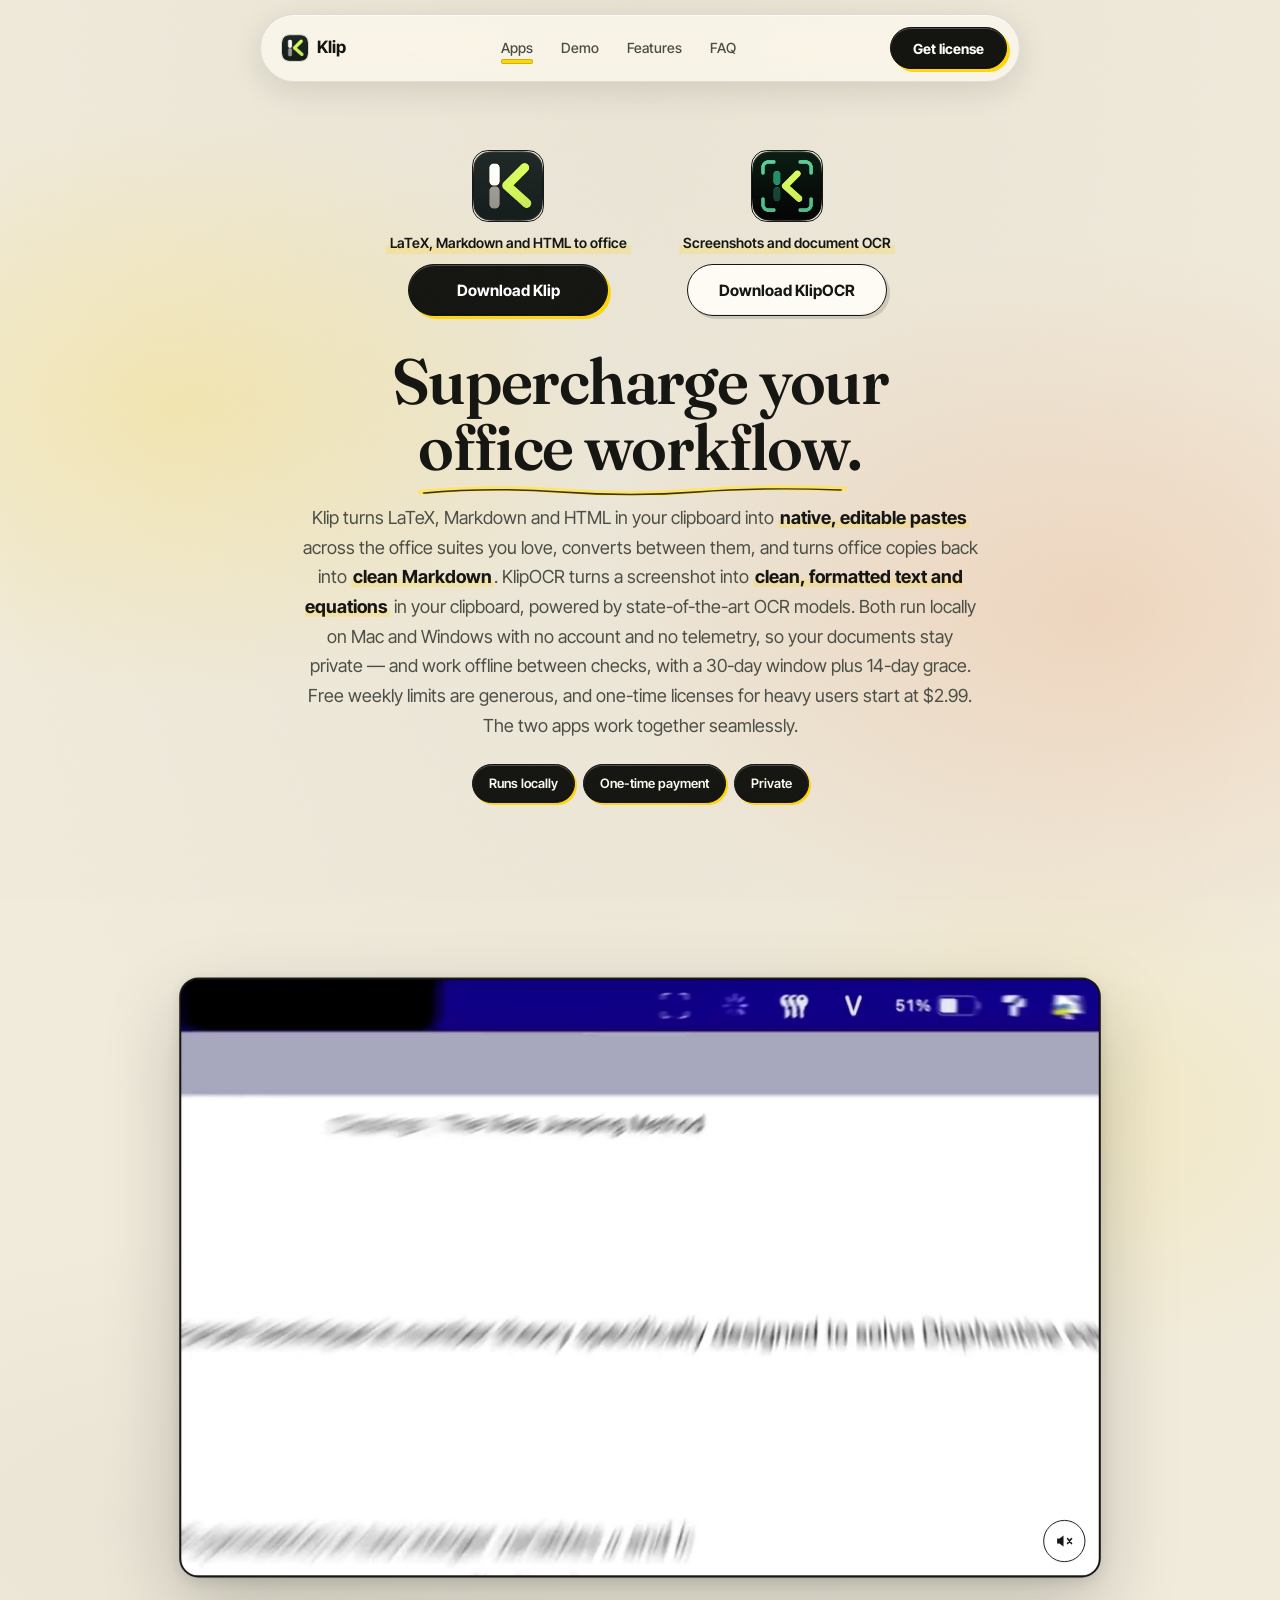
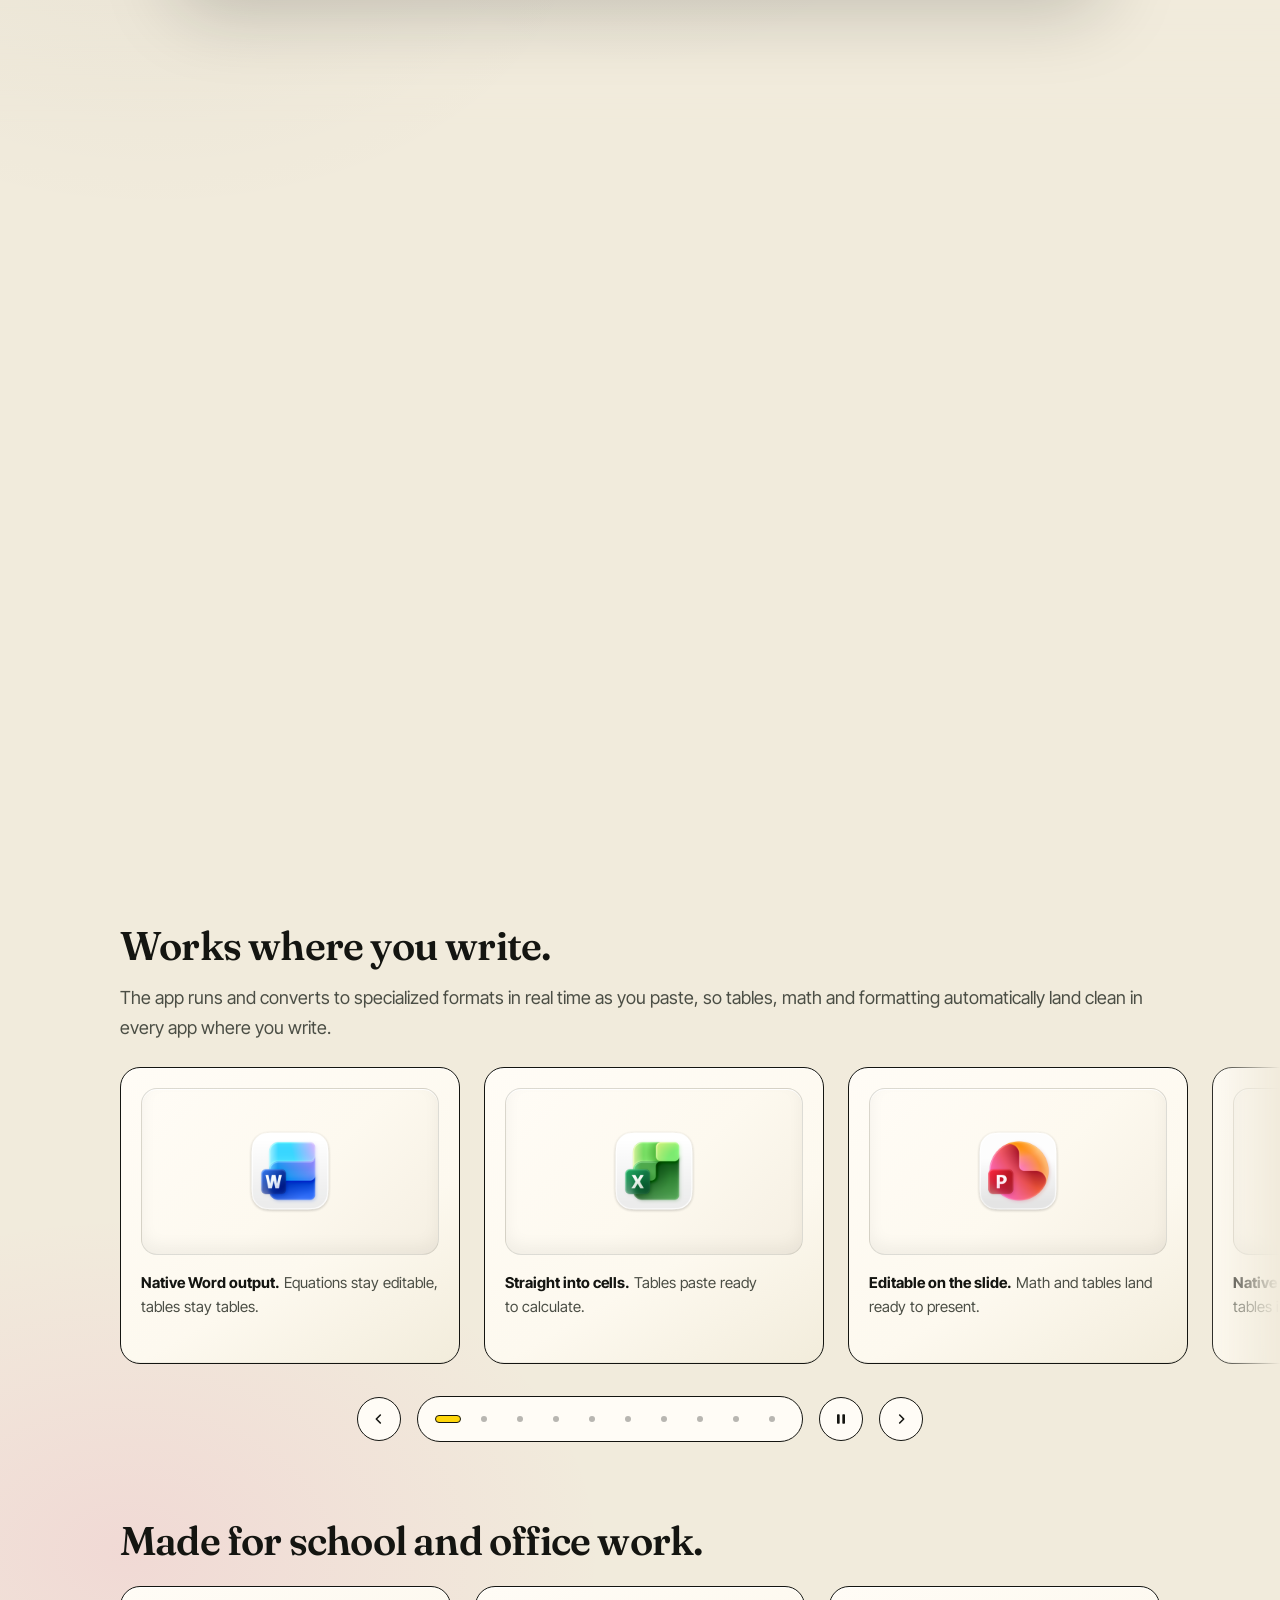
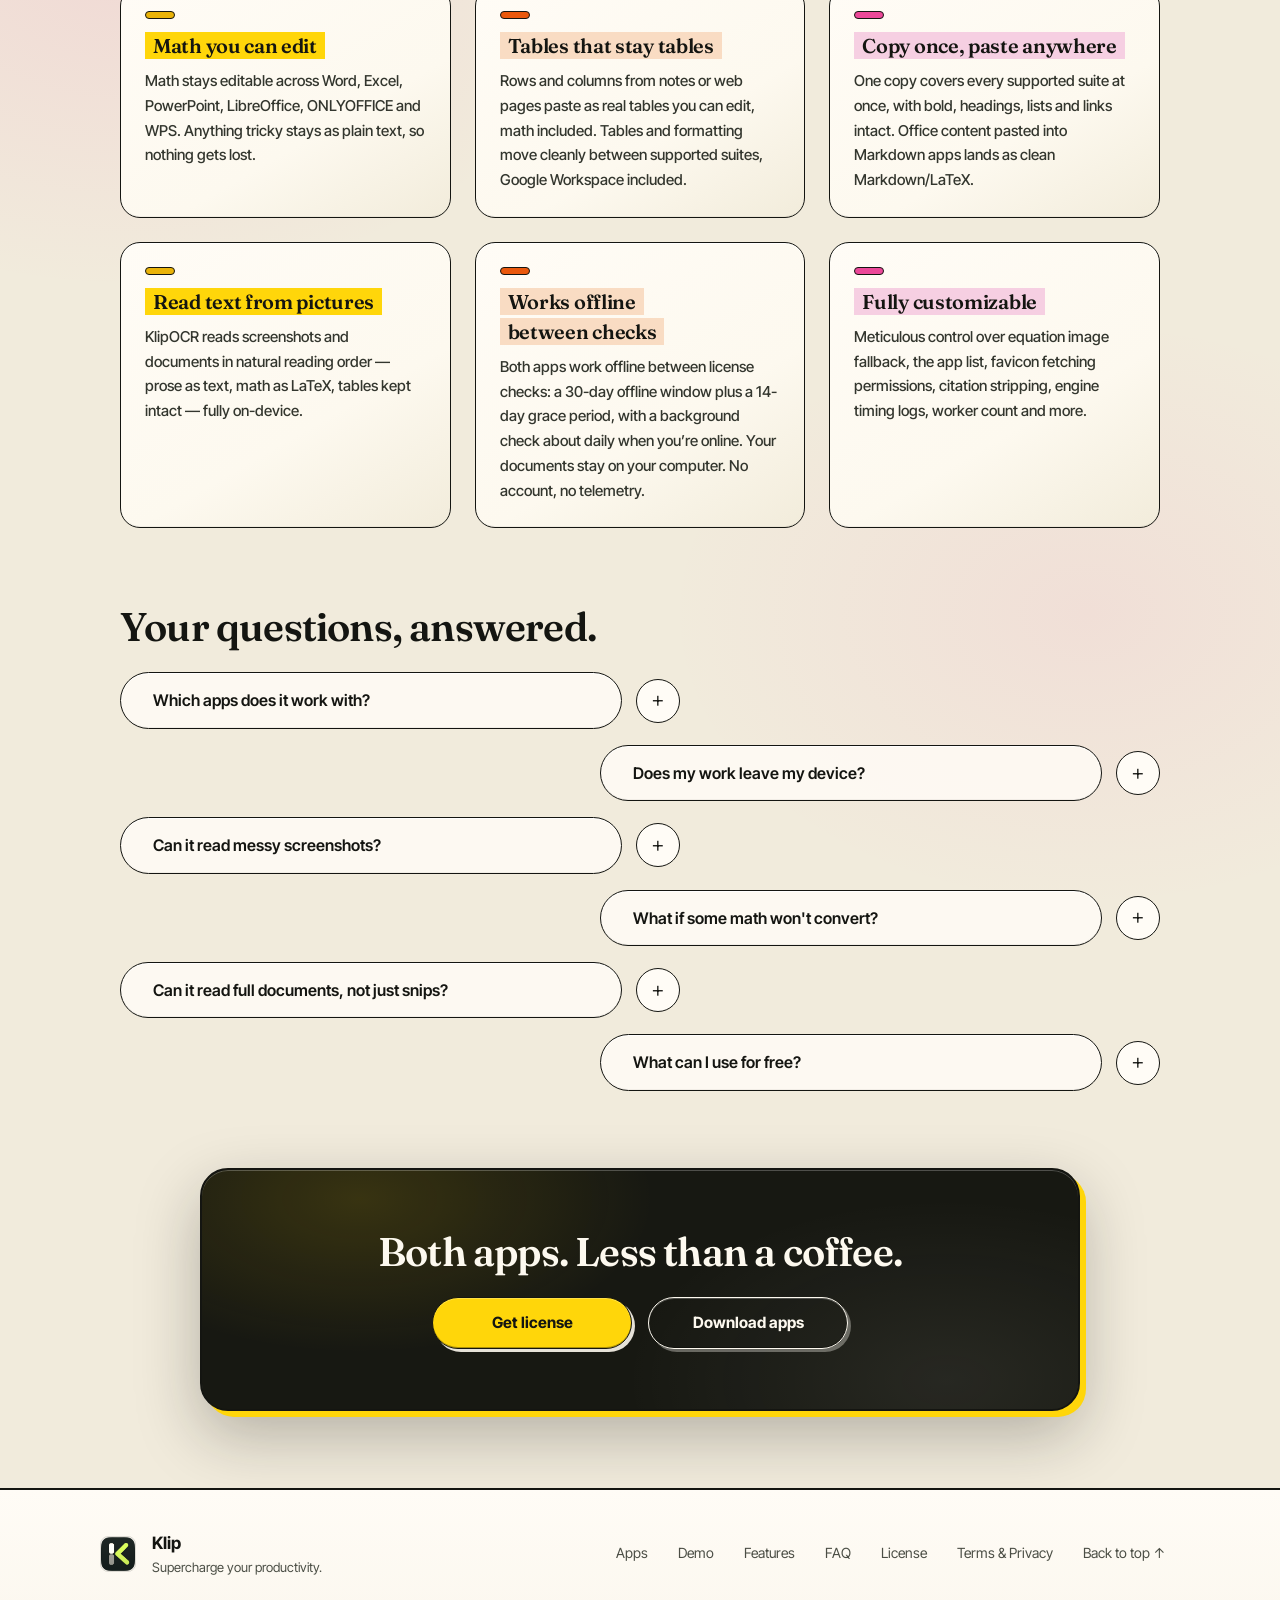
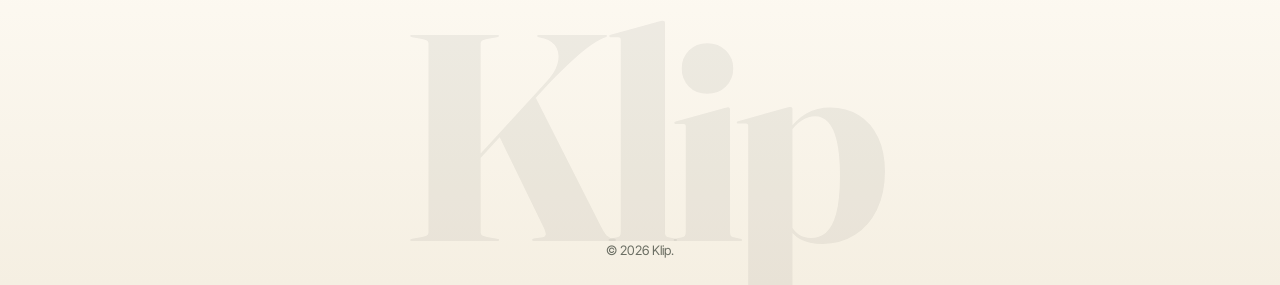
<file: index.html>
<!DOCTYPE html>
<html lang="en">
<head>
<meta charset="UTF-8">
<meta name="viewport" content="width=device-width, initial-scale=1.0">
<title>Klip · KlipOCR — Supercharge your office workflow</title>
<meta name="description" content="Klip converts LaTeX, Markdown and HTML into native office pastes. KlipOCR turns screenshots into clean text and equations. Local, private, Mac + Windows.">
<meta name="theme-color" content="#f1ebdc">
<meta property="og:title" content="Klip · KlipOCR — Supercharge your office workflow">
<meta property="og:description" content="Native, editable pastes for your office suites, and screenshots to clean text and equations. Runs locally, no account.">
<meta property="og:type" content="website">
<meta name="twitter:card" content="summary_large_image">
<link rel="icon" type="image/png" href="icons/favicon-64.png">
<link rel="apple-touch-icon" href="icons/apple-touch-icon.png">
<link rel="preconnect" href="https://fonts.googleapis.com">
<link rel="preconnect" href="https://fonts.gstatic.com" crossorigin>
<link href="https://fonts.googleapis.com/css2?family=Fraunces:opsz,wght@9..144,500;9..144,600;9..144,700&family=Inter+Tight:wght@400;500;600;700&display=swap" rel="stylesheet">
<link rel="stylesheet" href="styles.css?v=paper7">
<style>
  .dl-note, .badges-note, .try-first { text-align: center; font-size: 13px; line-height: 1.55; color: var(--muted); margin: 14px auto 0; max-width: 640px; }
  .dl-note a { color: inherit; }
  .try-first { color: var(--ink-2); font-weight: 600; }
  .final-note { font-size: 13px; line-height: 1.55; color: rgba(253, 249, 239, 0.78); margin: 18px 0 0; }
</style>
<noscript><style>.reveal { opacity: 1; transform: none; }</style></noscript>
</head>
<body>

<a class="skip" href="#apps">Skip to content</a>
<div class="bg-fixed" id="bgFixed" aria-hidden="true"></div>
<div class="bg-sky" id="bgSky" aria-hidden="true"></div>
<div class="grain" aria-hidden="true"></div>

<header class="nav-wrap">
  <nav class="nav-pill" id="navPill" aria-label="Main">
    <a class="brand" href="#top">
      <img src="icons/klip-512.png" alt="Klip icon" width="28" height="28">
      <span>Klip</span>
    </a>
    <div class="nav-links" id="navLinks">
      <a href="#apps">Apps</a>
      <a href="#demo">Demo</a>
      <a href="#features">Features</a>
      <a href="#faq">FAQ</a>
    </div>
    <a class="dl-btn small" href="license.html"><span class="dl-text">Get license</span><span class="dl-apple" aria-hidden="true"><svg class="dl-seal" viewBox="0 0 24 24" width="20" height="20" aria-hidden="true"><path class="seal-shield" d="M12 2.5 4.5 5.5v6c0 4.6 3.2 8 7.5 10 4.3-2 7.5-5.4 7.5-10v-6L12 2.5z"/><path class="seal-check" d="m9 12 2 2 4-4"/></svg></span></a>
    <button class="nav-burger" id="navBurger" aria-label="Menu" aria-expanded="false" aria-controls="navMobile"><svg viewBox="0 0 20 20" fill="none" stroke="currentColor" stroke-width="2" stroke-linecap="round"><path d="M2 5h16M2 10h16M2 15h16"/></svg></button>
  </nav>
  <div class="nav-mobile" id="navMobile">
    <a href="#apps">Apps</a><a href="#demo">Demo</a>
    <a href="#features">Features</a><a href="#faq">FAQ</a><a href="license.html">License</a>
    <a href="#apps">Download Klip</a><a href="#apps">Download KlipOCR</a>
  </div>
</header>

<main id="top">

  <!-- HERO -->
  <section class="hero" id="apps">
    <div class="app-duo reveal">
      <div class="app-mini">
        <img src="icons/klip-512.png" alt="Klip app icon" width="88" height="88">
        <p class="tag">LaTeX, Markdown and HTML to office</p>
        <button type="button" class="dl-btn"><span class="dl-text">Download Klip</span><span class="dl-apple" aria-hidden="true"><svg viewBox="0 0 24 24" width="22" height="22" fill="currentColor" aria-hidden="true"><path d="M17.05 20.28c-.98.95-2.05.81-3.08.35-1.09-.46-2.09-.48-3.24 0-1.44.62-2.2.44-3.06-.35C2.79 15.25 3.51 7.59 9.05 7.31c1.35.07 2.29.74 3.08.8.78-.16 2.05-.93 3.57-.84 1.58.13 2.77.75 3.55 1.9-3.27 1.96-2.5 6.24.5 7.45-.6 1.58-1.42 3.14-2.7 3.66zM12.03 7.25c-.15-2.23 1.66-4.07 3.74-4.25.29 2.58-2.34 4.5-3.74 4.25z"/></svg></span></button>
      </div>
      <div class="app-mini">
        <img src="icons/klipocr-512.png" alt="KlipOCR app icon" width="88" height="88">
        <p class="tag">Screenshots and document OCR</p>
        <button type="button" class="dl-btn ghost"><span class="dl-text">Download KlipOCR</span><span class="dl-apple" aria-hidden="true"><svg viewBox="0 0 24 24" width="22" height="22" fill="currentColor" aria-hidden="true"><path d="M17.05 20.28c-.98.95-2.05.81-3.08.35-1.09-.46-2.09-.48-3.24 0-1.44.62-2.2.44-3.06-.35C2.79 15.25 3.51 7.59 9.05 7.31c1.35.07 2.29.74 3.08.8.78-.16 2.05-.93 3.57-.84 1.58.13 2.77.75 3.55 1.9-3.27 1.96-2.5 6.24.5 7.45-.6 1.58-1.42 3.14-2.7 3.66zM12.03 7.25c-.15-2.23 1.66-4.07 3.74-4.25.29 2.58-2.34 4.5-3.74 4.25z"/></svg></span></button>
      </div>
    </div>
    <h1 class="reveal">Supercharge your <u>office workflow</u>.</h1>
    <p class="sub reveal">Klip turns LaTeX, Markdown and HTML in your clipboard into <strong>native, editable pastes</strong> across the office suites you love, converts between them, and turns office copies back into <strong>clean Markdown</strong>. KlipOCR turns a screenshot into <strong>clean, formatted text and equations</strong> in your clipboard, powered by state-of-the-art OCR models. Both run locally on Mac and Windows with no account and no telemetry, so your documents stay private — and work offline between checks, with a 30-day window plus 14-day grace. Free weekly limits are generous, and one-time licenses for heavy users start at $2.99. The two apps work together seamlessly.</p>
    <div class="badges reveal">
      <span>Runs locally</span><span>One-time payment</span><span>Private</span>
    </div>
  </section>

  <!-- PROOF: video spotlight -->
  <section class="spot" id="demo" aria-label="Product demo video">
    <div class="spot-sticky">
      <div class="spot-veil" id="spotVeil" aria-hidden="true"></div>
      <div class="spot-frame">
        <video id="demoVideo" muted loop playsinline preload="auto" poster="video/poster.jpg" src="video/klip-demo-720p.mp4" aria-label="Demo video: Klip pasting equations and tables into a document" title="Click to play or pause"></video>
        <button class="spot-mute" id="spotMute" aria-label="Unmute video"><svg class="ic-muted" viewBox="0 0 24 24" fill="none" stroke="currentColor" stroke-width="2" stroke-linecap="round" stroke-linejoin="round"><path d="M11 5 6 9H3v6h3l5 4z" fill="currentColor" stroke="none"/><path d="m16 9 5 6m0-6-5 6"/></svg><svg class="ic-on" viewBox="0 0 24 24" fill="none" stroke="currentColor" stroke-width="2" stroke-linecap="round" stroke-linejoin="round"><path d="M11 5 6 9H3v6h3l5 4z" fill="currentColor" stroke="none"/><path d="M15.5 8.5a5 5 0 0 1 0 7M18.2 5.8a9 9 0 0 1 0 12.4"/></svg></button>
      </div>
    </div>
  </section>

  <!-- COMPATIBILITY WALL -->
  <section class="panel wall-panel" id="targets">
    <h2 class="reveal">Works where you write.</h2>
    <p class="lede reveal">The app runs and converts to specialized formats in real time as you paste, so tables, math and formatting automatically land clean in every app where you write.</p>
    <div class="wall reveal" id="wall">
      <div class="wall-track" id="wallTrack">
        <figure class="wall-card"><span class="wall-img"><img src="icons/apps/word.png" alt="Microsoft Word icon" loading="lazy"></span><figcaption><strong>Native Word output.</strong> Equations stay editable, tables stay tables.</figcaption></figure>
        <figure class="wall-card"><span class="wall-img"><img src="icons/apps/excel.png" alt="Microsoft Excel icon" loading="lazy"></span><figcaption><strong>Straight into cells.</strong> Tables paste ready to calculate.</figcaption></figure>
        <figure class="wall-card"><span class="wall-img"><img src="icons/apps/powerpoint.png" alt="Microsoft PowerPoint icon" loading="lazy"></span><figcaption><strong>Editable on the slide.</strong> Math and tables land ready to present.</figcaption></figure>
        <figure class="wall-card"><span class="wall-img"><img src="icons/apps/libreoffice.png" alt="LibreOffice icon" loading="lazy"></span><figcaption><strong>Native across the suite.</strong> Equations and tables in Writer, Calc and Impress.</figcaption></figure>
        <figure class="wall-card"><span class="wall-img"><img src="icons/apps/onlyoffice.png" alt="ONLYOFFICE icon" loading="lazy"></span><figcaption><strong>Docs, sheets and slides.</strong> Everything pastes over cleanly.</figcaption></figure>
        <figure class="wall-card"><span class="wall-img"><img src="icons/apps/wps-office.svg" alt="WPS Office icon" loading="lazy"></span><figcaption><strong>Full fidelity.</strong> Polished formatting lands cleanly.</figcaption></figure>
        <figure class="wall-card"><span class="wall-img"><img src="icons/apps/googledocs.svg" alt="Google Workspace icon" loading="lazy"></span><figcaption><strong>Intact across Google Workspace.</strong> Docs, Sheets and Slides keep tables, lists and formatting.</figcaption></figure>
        <figure class="wall-card"><span class="wall-img"><img src="icons/apps/obsidian.png" alt="Obsidian icon" loading="lazy"></span><figcaption><strong>Source stays source.</strong> Markdown and LaTeX arrive untouched.</figcaption></figure>
        <figure class="wall-card"><span class="wall-img"><img src="icons/apps/typora.webp" alt="Typora icon" loading="lazy"></span><figcaption><strong>Clean by default.</strong> Your Markdown lands ready to render.</figcaption></figure>
        <figure class="wall-card"><span class="wall-img"><img src="icons/apps/bear.png" alt="Bear icon" loading="lazy"></span><figcaption><strong>Drop it in.</strong> Notes arrive as clean Markdown.</figcaption></figure>
      </div>
    </div>
    <div class="wall-ctrl reveal">
      <button class="wall-btn" id="wallPrev" aria-label="Previous application"><svg viewBox="0 0 24 24" fill="none" stroke="currentColor" stroke-width="2.4" stroke-linecap="round" stroke-linejoin="round" aria-hidden="true"><path d="m14 6-6 6 6 6"/></svg></button>
      <div class="wall-dots" id="wallDots" aria-label="Choose application"></div>
      <button class="wall-btn" id="wallPause" aria-label="Pause auto-scroll"><svg viewBox="0 0 24 24" fill="currentColor"><rect x="6" y="5" width="4" height="14" rx="1"/><rect x="14" y="5" width="4" height="14" rx="1"/></svg></button>
      <button class="wall-btn" id="wallNext" aria-label="Next application"><svg viewBox="0 0 24 24" fill="none" stroke="currentColor" stroke-width="2.4" stroke-linecap="round" stroke-linejoin="round" aria-hidden="true"><path d="m10 6 6 6-6 6"/></svg></button>
    </div>
  </section>

  <!-- FEATURES -->
  <section class="panel" id="features">
    <h2 class="reveal">Made for school and office work.</h2>
    <div class="bento reveal">
      <div class="card"><h3><span class="hl">Math you can edit</span></h3><p>Math stays editable across Word, Excel, PowerPoint, LibreOffice, ONLYOFFICE and WPS. Anything tricky stays as plain text, so nothing gets lost.</p></div>
      <div class="card"><h3><span class="hl">Tables that stay tables</span></h3><p>Rows and columns from notes or web pages paste as real tables you can edit, math included. Tables and formatting move cleanly between supported suites, Google Workspace included.</p></div>
      <div class="card"><h3><span class="hl">Copy once, paste anywhere</span></h3><p>One copy covers every supported suite at once, with bold, headings, lists and links intact. Office content pasted into Markdown apps lands as clean Markdown/LaTeX.</p></div>
      <div class="card"><h3><span class="hl">Read text from pictures</span></h3><p>KlipOCR reads screenshots and documents in natural reading order — prose as text, math as LaTeX, tables kept intact — fully on-device.</p></div>
      <div class="card"><h3><span class="hl">Works offline between checks</span></h3><p>Both apps work offline between license checks: a 30-day offline window plus a 14-day grace period, with a background check about daily when you’re online. Your documents stay on your computer. No account, no telemetry.</p></div>
      <div class="card"><h3><span class="hl">Fully customizable</span></h3><p>Meticulous control over equation image fallback, the app list, favicon fetching permissions, citation stripping, engine timing logs, worker count and more.</p></div>
    </div>
  </section>

  <!-- FAQ -->
  <section class="panel" id="faq">
    <h2 class="reveal">Your questions, answered.</h2>
    <div class="faq" id="faqBox">
      <div class="faq-row left reveal"><details><summary><span class="q-pill">Which apps does it work with?</span><span class="q-plus" aria-hidden="true">+</span></summary><div class="a"><div><p>The full Microsoft Office suite — Word, Excel, PowerPoint, Outlook and OneNote — plus the full LibreOffice suite, ONLYOFFICE, WPS Office, and Google Workspace (Docs, Sheets and Slides). Klip also converts between these apps, and copies from any of them back into clean Markdown. Obsidian, Typora and Bear receive your Markdown and LaTeX untouched.</p></div></div></details></div>
      <div class="faq-row right reveal"><details><summary><span class="q-pill">Does my work leave my device?</span><span class="q-plus" aria-hidden="true">+</span></summary><div class="a"><div><p>Both apps work offline between checks: a successful license check covers 30 days offline, plus a 14-day grace period (44 days total). Document content you convert stays on-device; license validation (license ID, seat, device proof, IP), update checks, feedback, and site traffic do leave it. If you paste Markdown or HTML that references a remote image, the app may fetch that URL from the image host (URL, IP, user agent disclosed); turn off internet access or set <code>KLIP_ALLOW_NETWORK=0</code> and it falls back to alt text. See <a href="terms.html#validation">Terms §11</a> / <a href="terms.html#p-data-endpoints">Privacy §4</a>. The apps contain no telemetry.</p></div></div></details></div>
      <div class="faq-row left reveal"><details><summary><span class="q-pill">Can it read messy screenshots?</span><span class="q-plus" aria-hidden="true">+</span></summary><div class="a"><div><p>Yes for clear text and tables. Blurry or handwritten pages may need a quick fix after pasting.</p></div></div></details></div>
      <div class="faq-row right reveal"><details><summary><span class="q-pill">What if some math won't convert?</span><span class="q-plus" aria-hidden="true">+</span></summary><div class="a"><div><p>You never lose it. Anything tricky stays as plain text you can fix by hand.</p></div></div></details></div>
      <div class="faq-row left reveal"><details><summary><span class="q-pill">Can it read full documents, not just snips?</span><span class="q-plus" aria-hidden="true">+</span></summary><div class="a"><div><p>Yes. Drop in an image or PDF and KlipOCR reads it into editable text — prose as text, math as LaTeX, tables kept intact. Document mode is part of the paid license.</p></div></div></details></div>
      <div class="faq-row right reveal"><details><summary><span class="q-pill">What can I use for free?</span><span class="q-plus" aria-hidden="true">+</span></summary><div class="a"><div><p>Klip: clipboard pastes up to 1000 characters, 21 free in the first 7 days, then 14 per rolling 7 days; document conversion (document mode) is paid. KlipOCR: 21 free snips in the first 7 days, then 14 per rolling 7 days, no length limit per snip; document mode is paid.</p></div></div></details></div>
    </div>
  </section>

  <!-- FINAL -->
  <section class="final reveal">
    <h2>Both apps. Less than a coffee.</h2>
    <div class="final-btns">
      <a class="dl-btn" href="license.html"><span class="dl-text">Get license</span><span class="dl-apple" aria-hidden="true"><svg class="dl-seal" viewBox="0 0 24 24" width="20" height="20" aria-hidden="true"><path class="seal-shield" d="M12 2.5 4.5 5.5v6c0 4.6 3.2 8 7.5 10 4.3-2 7.5-5.4 7.5-10v-6L12 2.5z"/><path class="seal-check" d="m9 12 2 2 4-4"/></svg></span></a>
      <a class="dl-btn" href="#apps"><span class="dl-text">Download apps</span><span class="dl-apple" aria-hidden="true"><svg viewBox="0 0 24 24" width="20" height="20" fill="currentColor" aria-hidden="true"><path d="M17.05 20.28c-.98.95-2.05.81-3.08.35-1.09-.46-2.09-.48-3.24 0-1.44.62-2.2.44-3.06-.35C2.79 15.25 3.51 7.59 9.05 7.31c1.35.07 2.29.74 3.08.8.78-.16 2.05-.93 3.57-.84 1.58.13 2.77.75 3.55 1.9-3.27 1.96-2.5 6.24.5 7.45-.6 1.58-1.42 3.14-2.7 3.66zM12.03 7.25c-.15-2.23 1.66-4.07 3.74-4.25.29 2.58-2.34 4.5-3.74 4.25z"/></svg></span></a>
    </div>
  </section>

</main>

<footer>
  <div class="foot-row">
    <div class="foot-brand">
      <img src="icons/klip-512.png" alt="" width="36" height="36">
      <span>Klip<small>Supercharge your productivity.</small></span>
    </div>
    <div class="foot-links">
      <a href="#apps">Apps</a><a href="#demo">Demo</a>
      <a href="#features">Features</a><a href="#faq">FAQ</a><a href="license.html">License</a>
      <a href="terms.html">Terms &amp; Privacy</a>
      <a href="#top">Back to top ↑</a>
    </div>
  </div>
  <div class="wordmark" aria-hidden="true">Klip</div>
  <p class="copy">© <span id="year">2026</span> Klip.</p>
</footer>

<script src="app.js?v=paper5"></script>
</body>
</html>
</file>
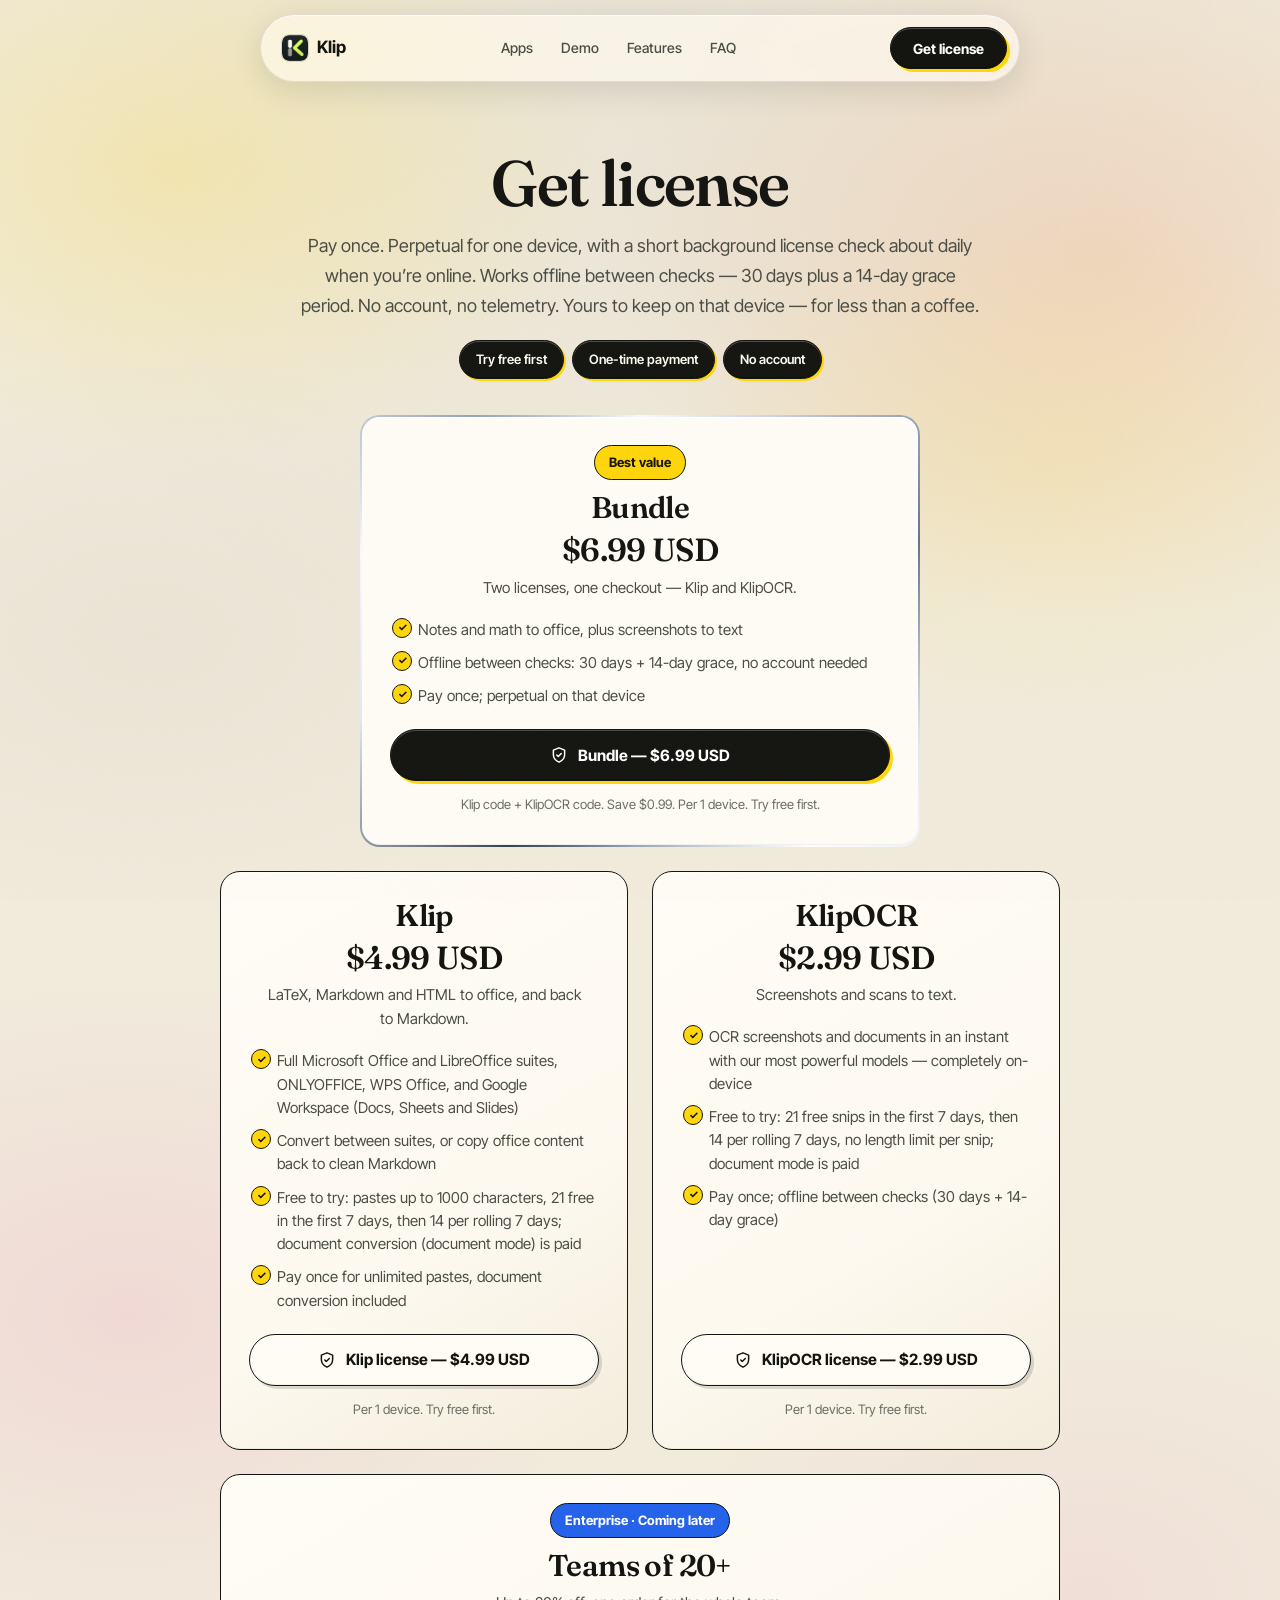
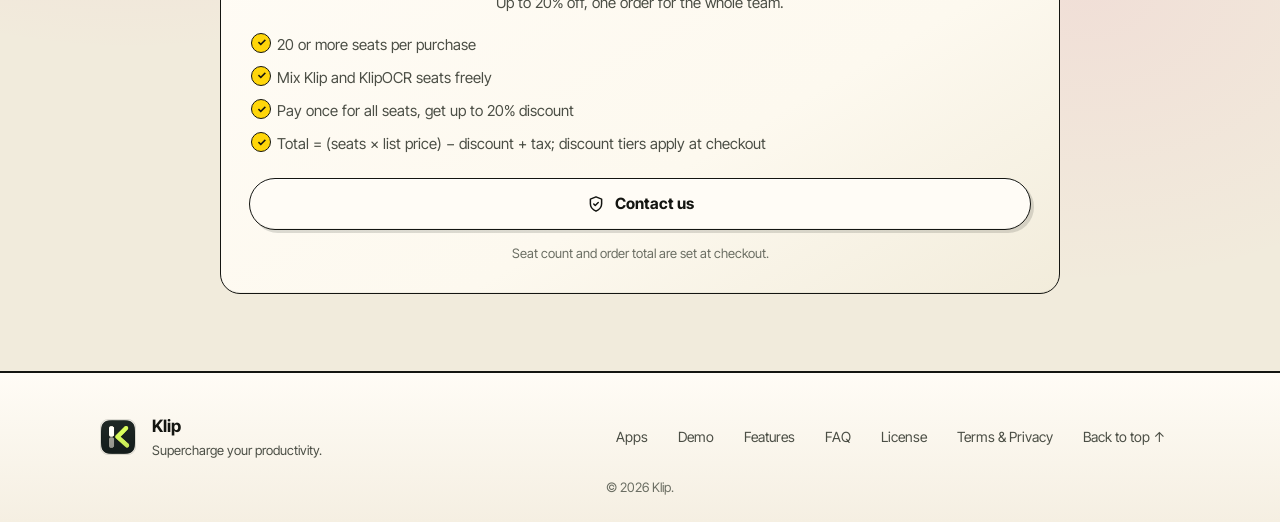
<file: license.html>
<!DOCTYPE html>
<html lang="en">
<head>
<meta charset="UTF-8">
<meta name="viewport" content="width=device-width, initial-scale=1.0">
<title>Get license — Klip, pay once</title>
<meta name="description" content="Pay once. Perpetual for one device, validated about daily online. Works offline between checks. No account. Klip $4.99 USD, KlipOCR $2.99 USD, bundle $6.99 USD.">
<meta name="theme-color" content="#fdf9ef">
<meta property="og:title" content="Get license — Klip, pay once">
<meta property="og:description" content="Pay once. Perpetual for one device, validated about daily online. Works offline between checks. No account. Klip $4.99 USD, KlipOCR $2.99 USD, bundle $6.99 USD.">
<meta property="og:type" content="website">
<meta name="twitter:card" content="summary">
<link rel="icon" type="image/png" href="icons/favicon-64.png">
<link rel="apple-touch-icon" href="icons/apple-touch-icon.png">
<link rel="preconnect" href="https://fonts.googleapis.com">
<link rel="preconnect" href="https://fonts.gstatic.com" crossorigin>
<link href="https://fonts.googleapis.com/css2?family=Fraunces:opsz,wght@9..144,500;9..144,600&family=Inter+Tight:wght@400;500;600;700&display=swap" rel="stylesheet">
<link rel="stylesheet" href="styles.css?v=paper7">
<style>
</style>
</head>
<body>
<div class="bg-fixed" id="bgFixed" aria-hidden="true"></div>
<div class="bg-sky" id="bgSky" aria-hidden="true"></div>
<div class="grain" aria-hidden="true"></div>

<header class="nav-wrap">
  <nav class="nav-pill" id="navPill" aria-label="Main">
    <a class="brand" href="index.html"><img src="icons/klip-512.png" alt="Klip icon" width="28" height="28"><span>Klip</span></a>
    <div class="nav-links" id="navLinks">
      <a href="index.html#apps">Apps</a><a href="index.html#demo">Demo</a>
      <a href="index.html#features">Features</a><a href="index.html#faq">FAQ</a>
    </div>
    <a class="dl-btn small" href="#top"><span class="dl-text">Get license</span><span class="dl-apple" aria-hidden="true"><svg class="dl-seal" viewBox="0 0 24 24" width="20" height="20" aria-hidden="true"><path class="seal-shield" d="M12 2.5 4.5 5.5v6c0 4.6 3.2 8 7.5 10 4.3-2 7.5-5.4 7.5-10v-6L12 2.5z"/><path class="seal-check" d="m9 12 2 2 4-4"/></svg></span></a>
    <button class="nav-burger" id="navBurger" aria-label="Menu" aria-expanded="false" aria-controls="navMobile"><svg viewBox="0 0 20 20" fill="none" stroke="currentColor" stroke-width="2" stroke-linecap="round"><path d="M2 5h16M2 10h16M2 15h16"/></svg></button>
  </nav>
  <div class="nav-mobile" id="navMobile">
    <a href="index.html#apps">Apps</a><a href="index.html#demo">Demo</a>
    <a href="index.html#features">Features</a><a href="index.html#faq">FAQ</a>
  </div>
</header>

<main class="plans" id="top">
  <div class="plans-head reveal in">
    <h1>Get license</h1>
    <p class="lede">Pay once. Perpetual for one device, with a short background license check about daily when you’re online. Works offline between checks — 30 days plus a 14-day grace period. No account, no telemetry. Yours to keep on that device — for less than a coffee.</p>
    <div class="badges" aria-label="Included with every license">
      <span>Try free first</span><span>One-time payment</span><span>No account</span>
    </div>
  </div>

  <div class="plans-grid">
    <article class="plan featured metal reveal in" aria-label="Bundle plan">
      <p class="plan-badge">Best value</p>
      <h2>Bundle</h2>
      <p class="plan-price">$6.99 USD</p>
      <p class="plan-for">Two licenses, one checkout — Klip and KlipOCR.</p>
      <ul class="plan-list">
        <li>Notes and math to office, plus screenshots to text</li>
        <li>Offline between checks: 30 days + 14-day grace, no account needed</li>
        <li>Pay once; perpetual on that device</li>
      </ul>
      <a class="dl-btn has-seal" href="https://klip.lemonsqueezy.com/checkout/buy/31b83864-5b2a-41f8-8e5f-28a3b199ae50?checkout[custom][scope]=bundle&amp;checkout[custom][seats]=1" data-checkout="bundle"><svg class="dl-seal" viewBox="0 0 24 24" width="18" height="18" aria-hidden="true"><path class="seal-shield" d="M12 2.5 4.5 5.5v6c0 4.6 3.2 8 7.5 10 4.3-2 7.5-5.4 7.5-10v-6L12 2.5z"/><path class="seal-check" d="m9 12 2 2 4-4"/></svg><span class="dl-text">Bundle — $6.99 USD</span></a>
      <p class="plan-fine">Klip code + KlipOCR code. Save $0.99. Per 1 device. Try free first.</p>
    </article>

    <div class="plans-duo">
      <article class="plan reveal in" aria-label="Klip plan">
        <h2>Klip</h2>
        <p class="plan-price">$4.99 USD</p>
        <p class="plan-for">LaTeX, Markdown and HTML to office, and back to Markdown.</p>
        <ul class="plan-list">
          <li>Full Microsoft Office and LibreOffice suites, ONLYOFFICE, WPS Office, and Google Workspace (Docs, Sheets and Slides)</li>
          <li>Convert between suites, or copy office content back to clean Markdown</li>
          <li>Free to try: pastes up to 1000 characters, 21 free in the first 7 days, then 14 per rolling 7 days; document conversion (document mode) is paid</li>
          <li>Pay once for unlimited pastes, document conversion included</li>
        </ul>
        <a class="dl-btn ghost has-seal" href="https://klip.lemonsqueezy.com/checkout/buy/78a3f203-078e-4559-b9b4-b12d5474c862?checkout[custom][scope]=klip&amp;checkout[custom][seats]=1" data-checkout="klip"><svg class="dl-seal" viewBox="0 0 24 24" width="18" height="18" aria-hidden="true"><path class="seal-shield" d="M12 2.5 4.5 5.5v6c0 4.6 3.2 8 7.5 10 4.3-2 7.5-5.4 7.5-10v-6L12 2.5z"/><path class="seal-check" d="m9 12 2 2 4-4"/></svg><span class="dl-text">Klip license — $4.99 USD</span></a>
        <p class="plan-fine">Per 1 device. Try free first.</p>
      </article>

      <article class="plan reveal in" aria-label="KlipOCR plan">
        <h2>KlipOCR</h2>
        <p class="plan-price">$2.99 USD</p>
        <p class="plan-for">Screenshots and scans to text.</p>
        <ul class="plan-list">
          <li>OCR screenshots and documents in an instant with our most powerful models — completely on-device</li>
          <li>Free to try: 21 free snips in the first 7 days, then 14 per rolling 7 days, no length limit per snip; document mode is paid</li>
          <li>Pay once; offline between checks (30 days + 14-day grace)</li>
        </ul>
        <a class="dl-btn ghost has-seal" href="https://klip.lemonsqueezy.com/checkout/buy/0dcb5647-23a7-42a8-8c2c-d692fc231b78?checkout[custom][scope]=klipocr&amp;checkout[custom][seats]=1" data-checkout="klipocr"><svg class="dl-seal" viewBox="0 0 24 24" width="18" height="18" aria-hidden="true"><path class="seal-shield" d="M12 2.5 4.5 5.5v6c0 4.6 3.2 8 7.5 10 4.3-2 7.5-5.4 7.5-10v-6L12 2.5z"/><path class="seal-check" d="m9 12 2 2 4-4"/></svg><span class="dl-text">KlipOCR license — $2.99 USD</span></a>
        <p class="plan-fine">Per 1 device. Try free first.</p>
      </article>
    </div>

    <article class="plan wide reveal in" aria-label="Enterprise plan">
      <p class="plan-badge blue">Enterprise · Coming later</p>
      <h2>Teams of 20+</h2>
      <p class="plan-for">Up to 20% off, one order for the whole team.</p>
      <ul class="plan-list">
        <li>20 or more seats per purchase</li>
        <li>Mix Klip and KlipOCR seats freely</li>
        <li>Pay once for all seats, get up to 20% discount</li>
        <li>Total = (seats × list price) − discount + tax; discount tiers apply at checkout</li>
      </ul>
      <button type="button" class="dl-btn ghost has-seal"><svg class="dl-seal" viewBox="0 0 24 24" width="18" height="18" aria-hidden="true"><path class="seal-shield" d="M12 2.5 4.5 5.5v6c0 4.6 3.2 8 7.5 10 4.3-2 7.5-5.4 7.5-10v-6L12 2.5z"/><path class="seal-check" d="m9 12 2 2 4-4"/></svg><span class="dl-text">Contact us</span></button>
      <p class="plan-fine">Seat count and order total are set at checkout.</p>
    </article>
  </div>
</main>

<footer>
  <div class="foot-row">
    <div class="foot-brand">
      <img src="icons/klip-512.png" alt="" width="36" height="36">
      <span>Klip<small>Supercharge your productivity.</small></span>
    </div>
    <div class="foot-links">
      <a href="index.html#apps">Apps</a><a href="index.html#demo">Demo</a>
      <a href="index.html#features">Features</a><a href="index.html#faq">FAQ</a><a href="license.html">License</a>
      <a href="terms.html">Terms &amp; Privacy</a>
      <a href="#top">Back to top ↑</a>
    </div>
  </div>
  <p class="copy">© <span id="year">2026</span> Klip.</p>
</footer>
<script src="checkout.js?v=3" defer></script>
<script src="app.js?v=paper5"></script>
</body>
</html>
</file>
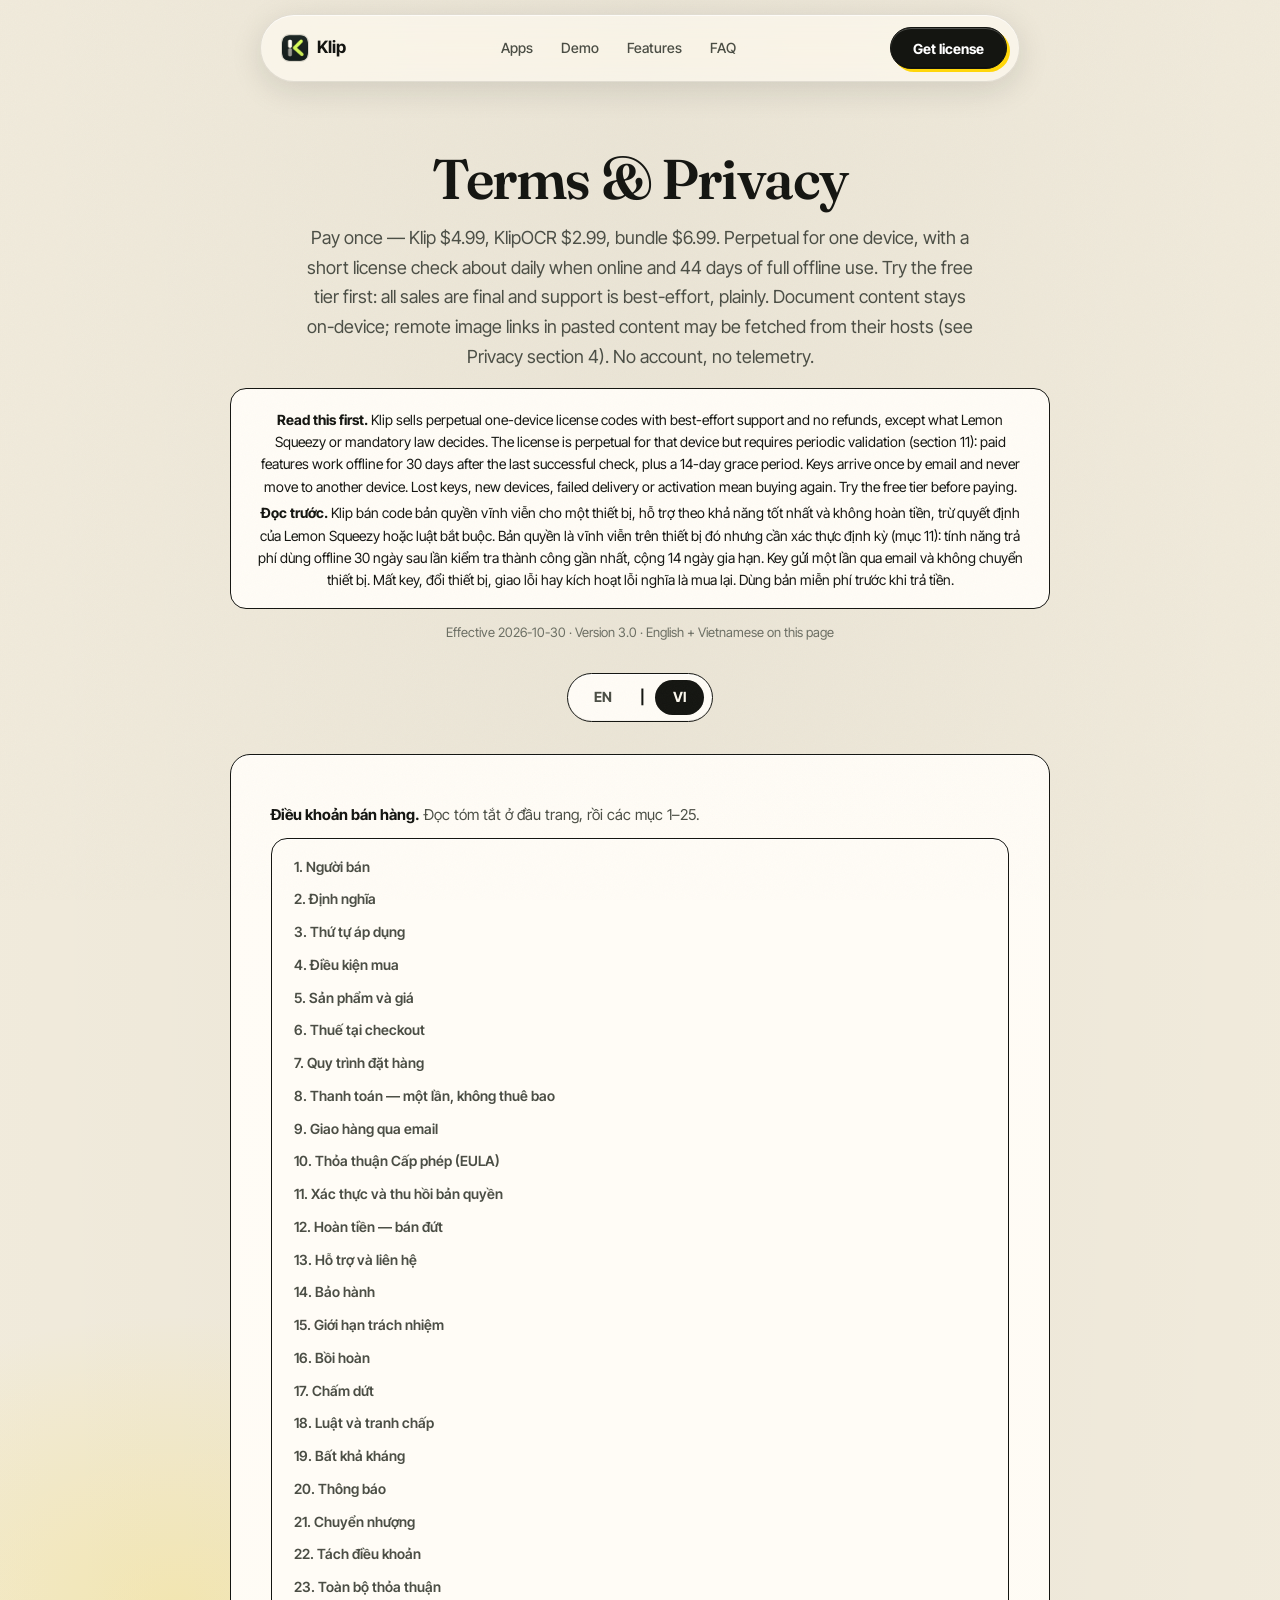
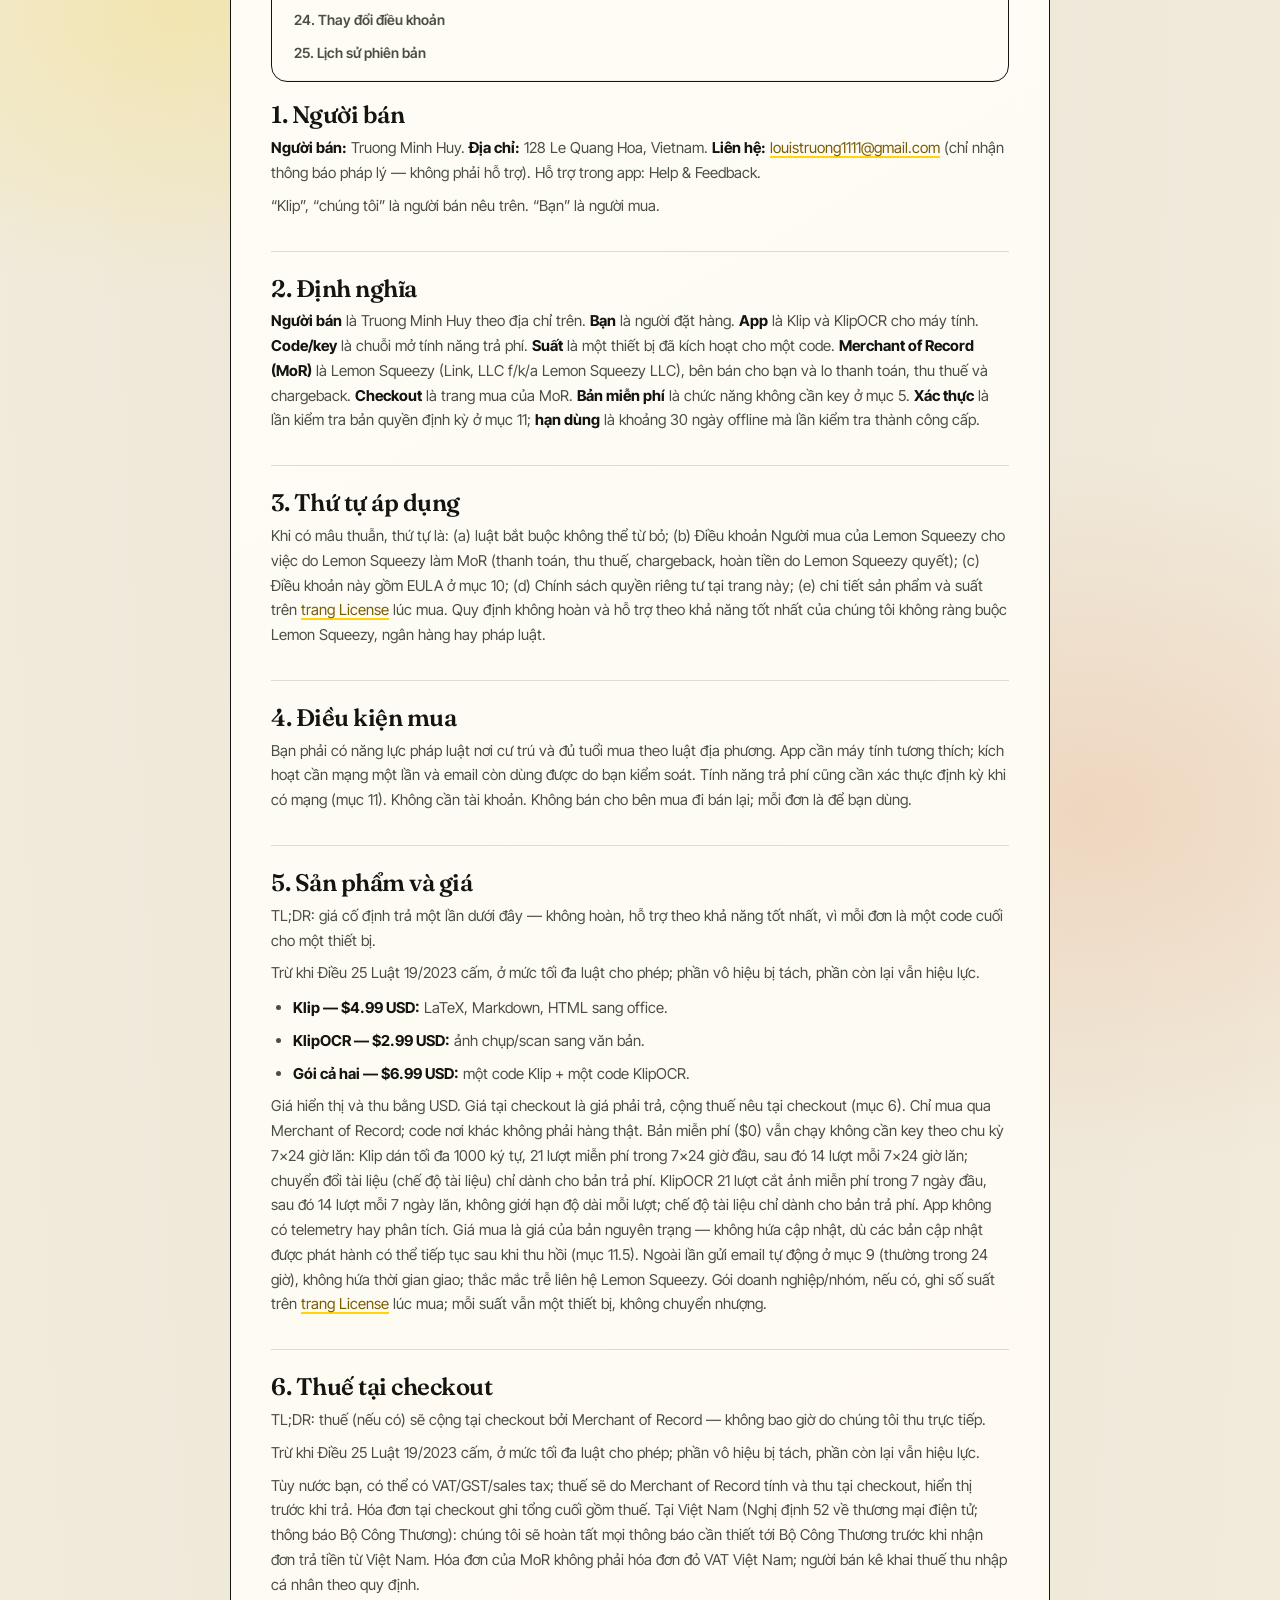
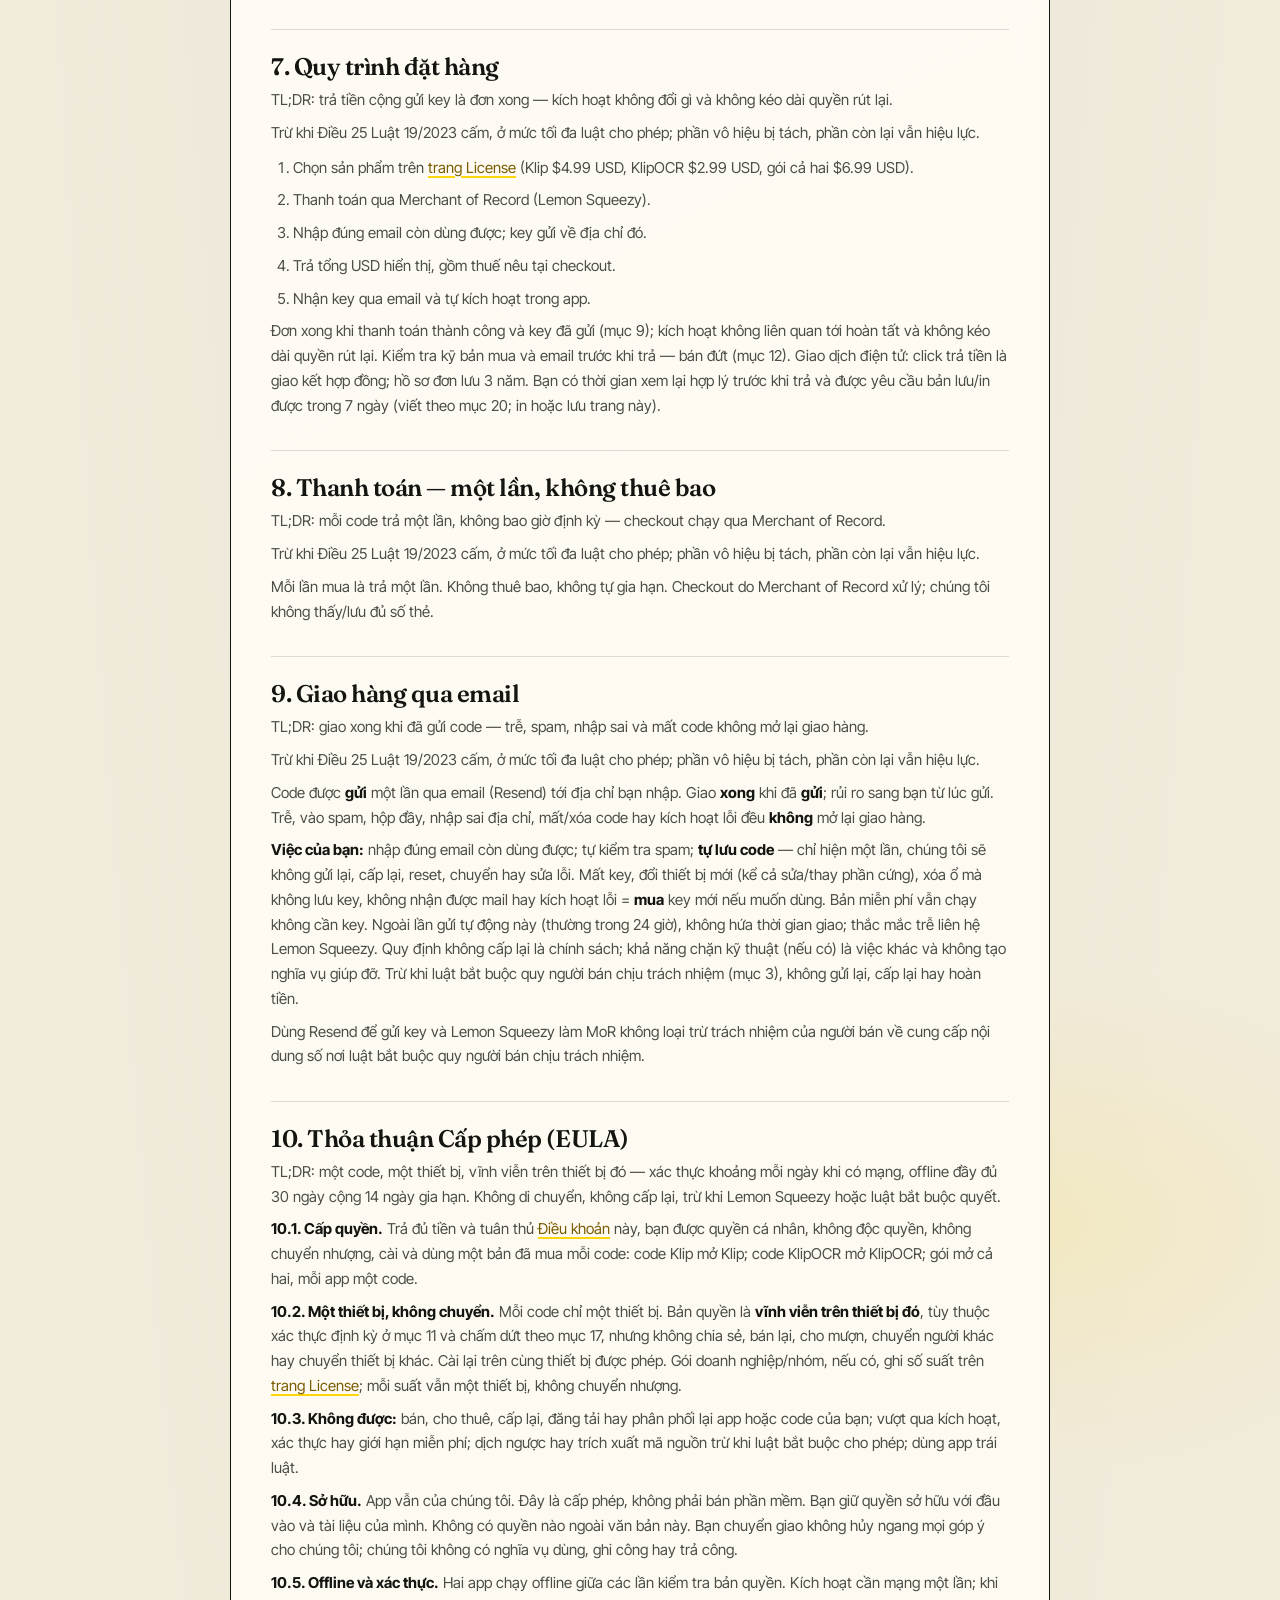
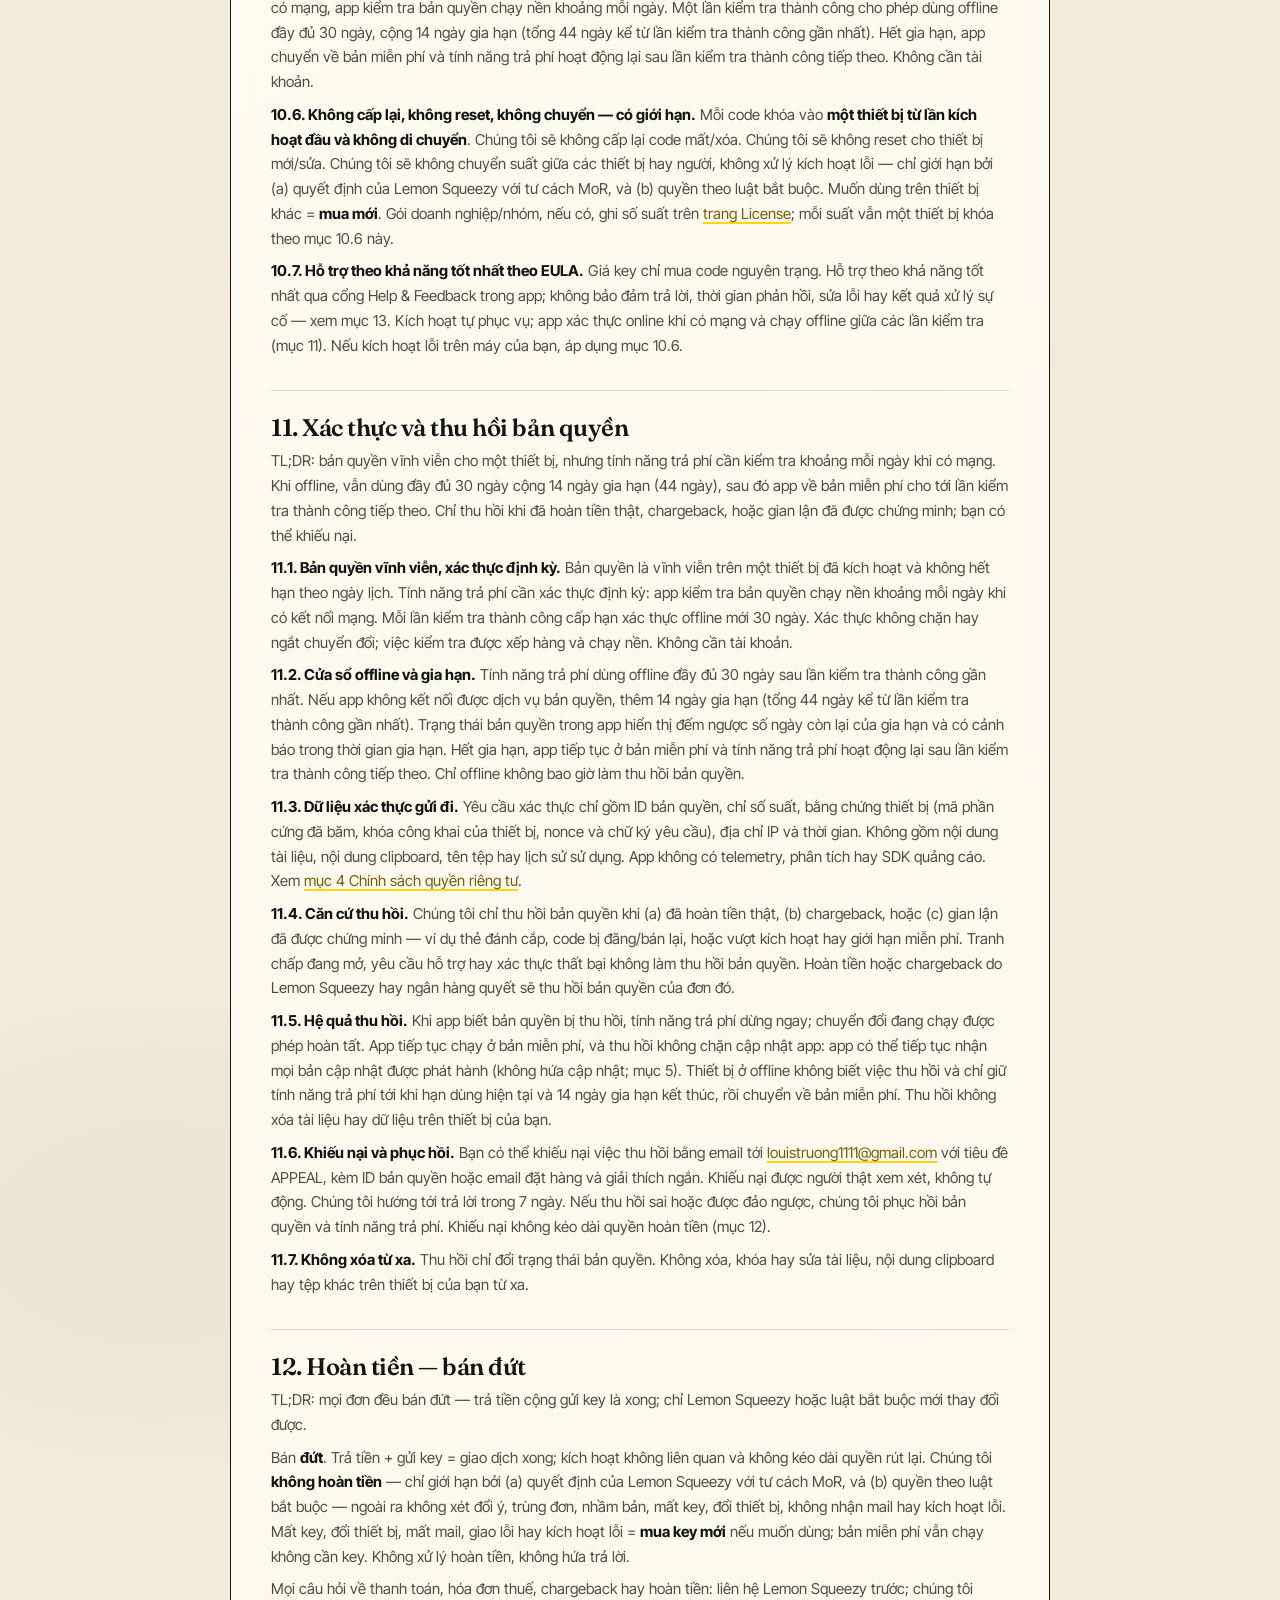
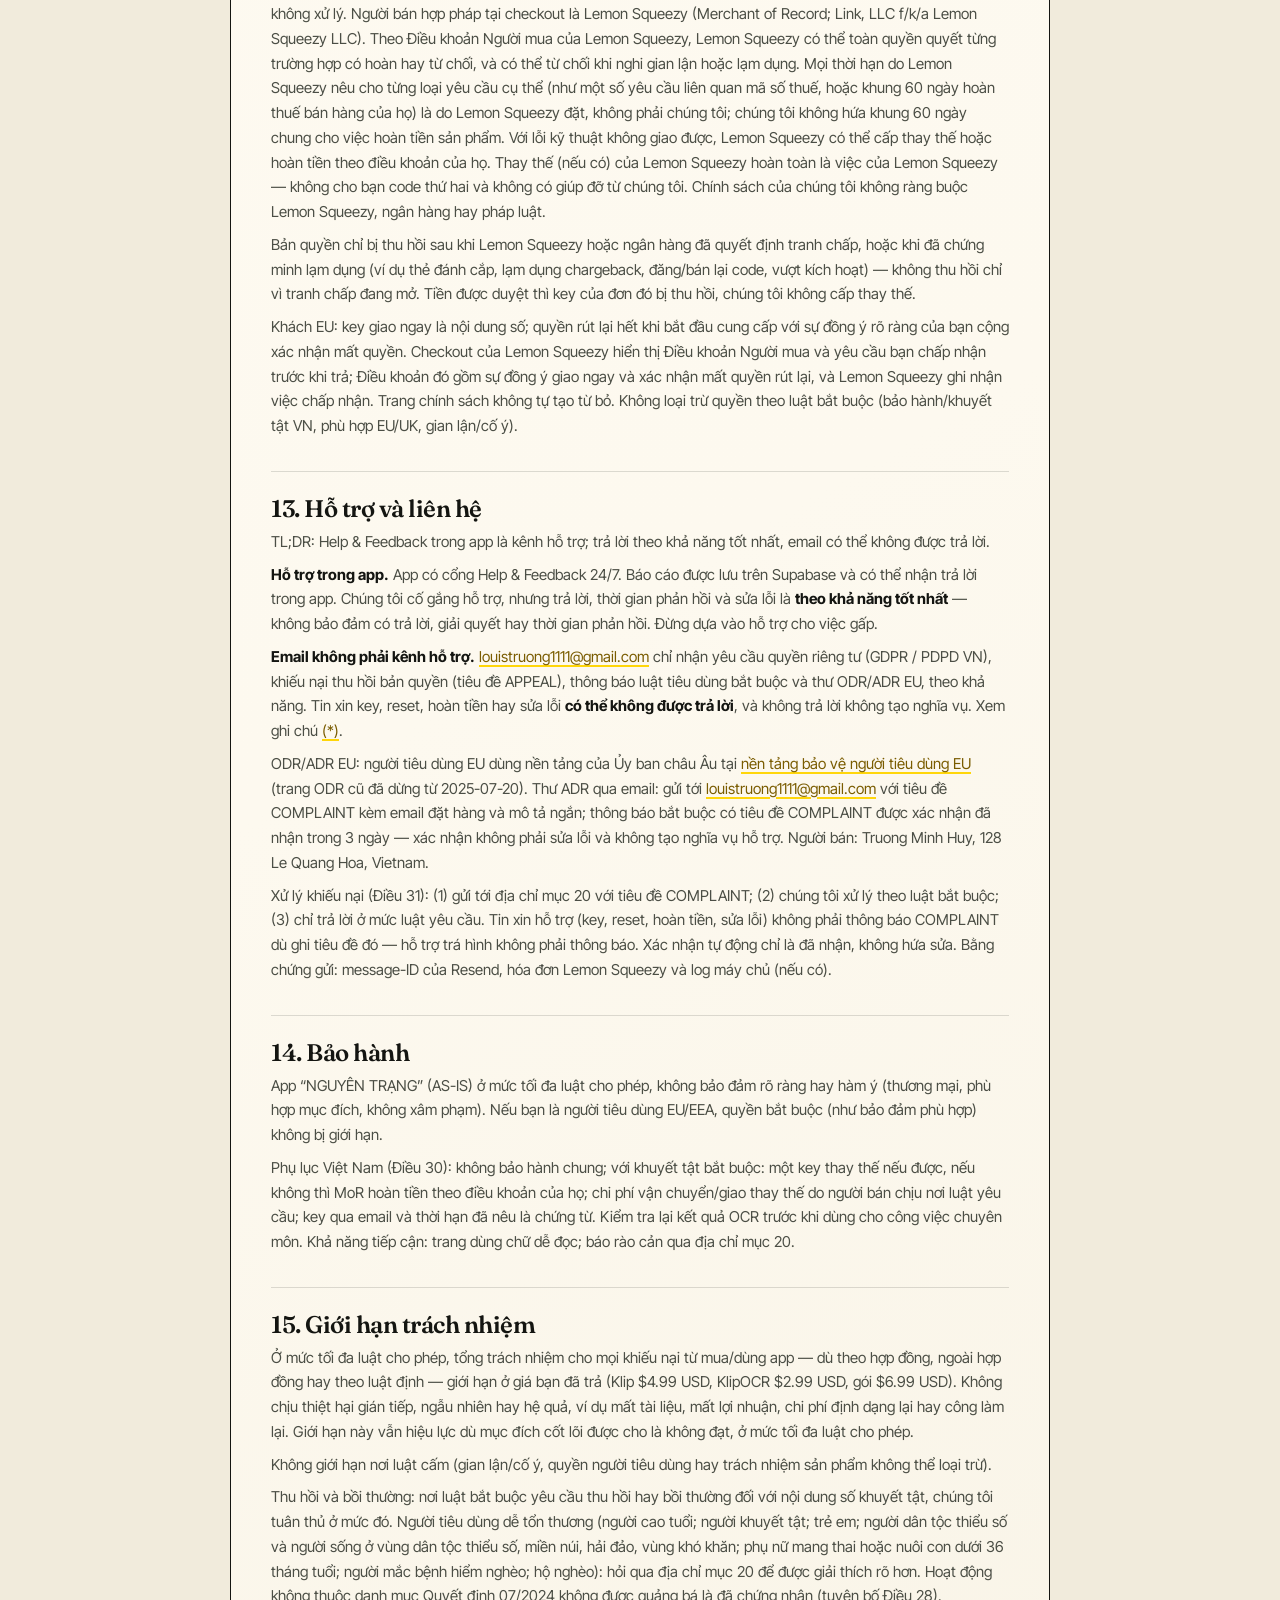
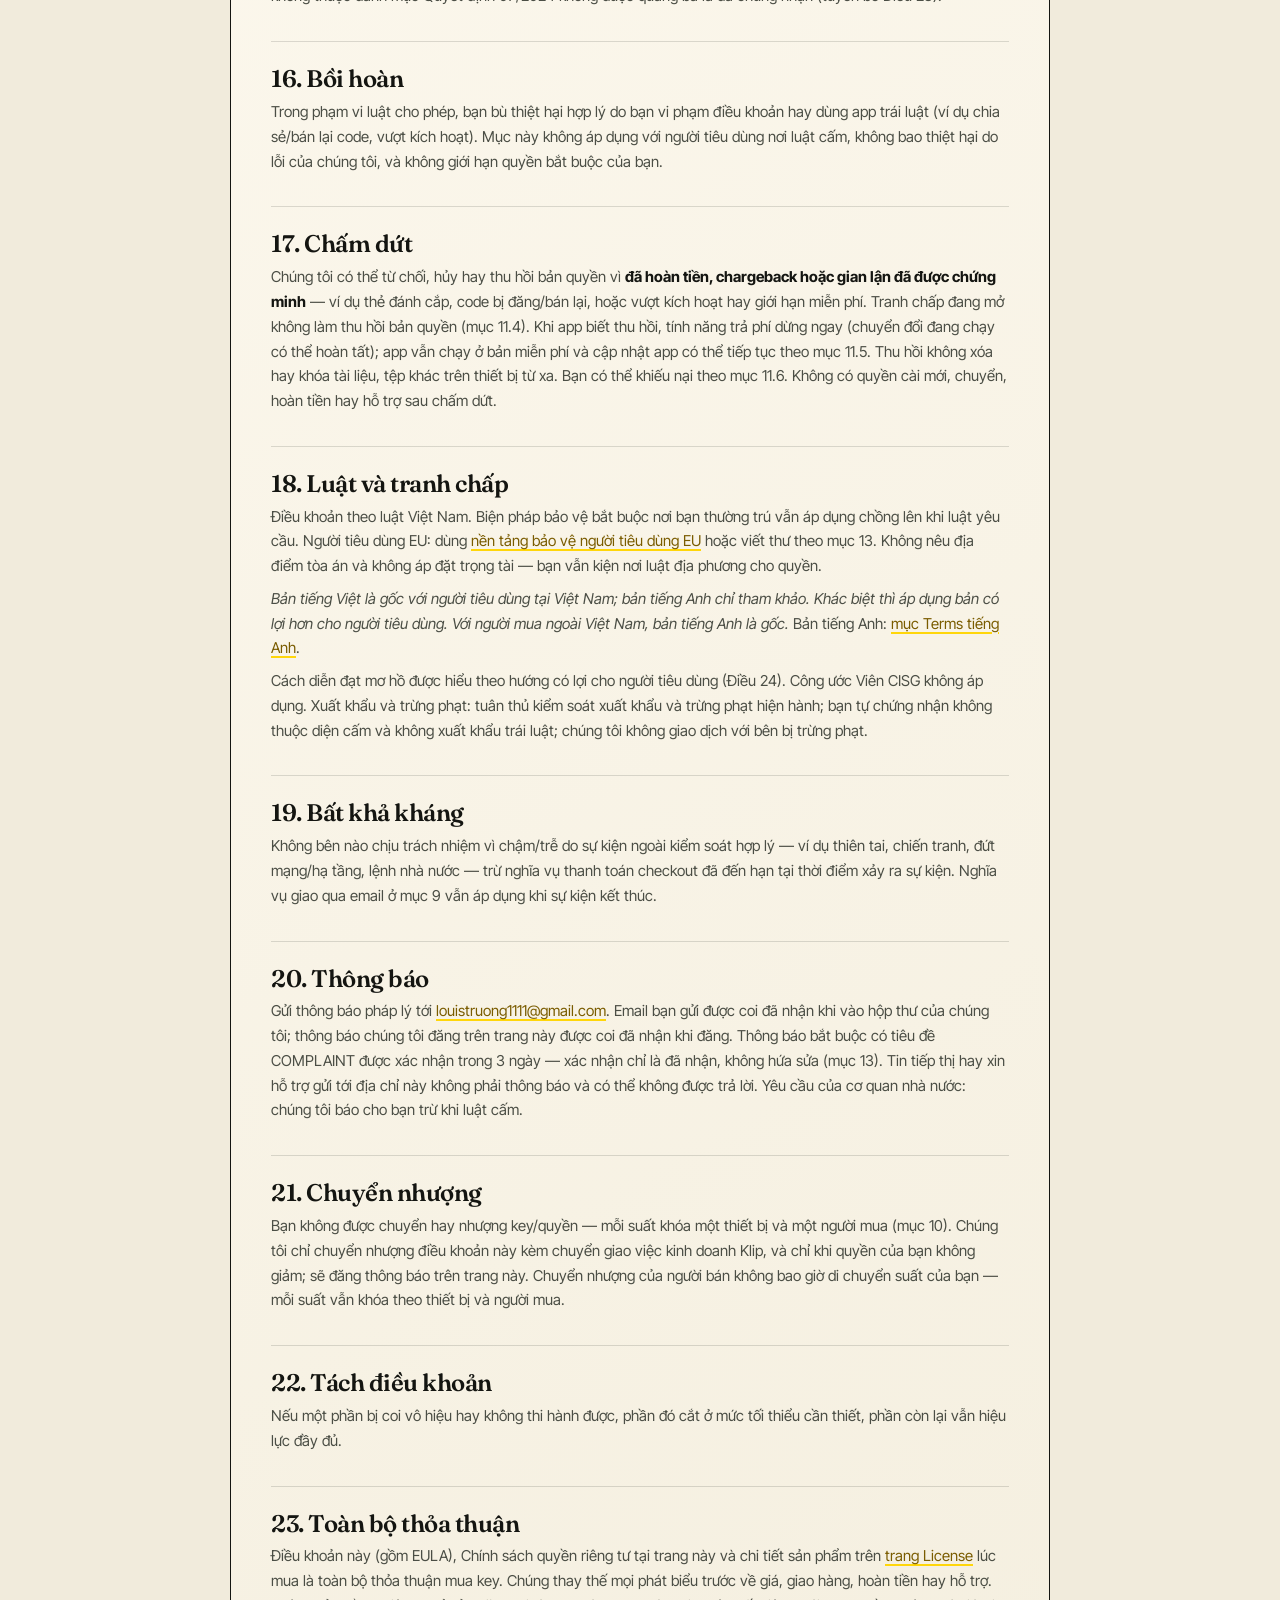
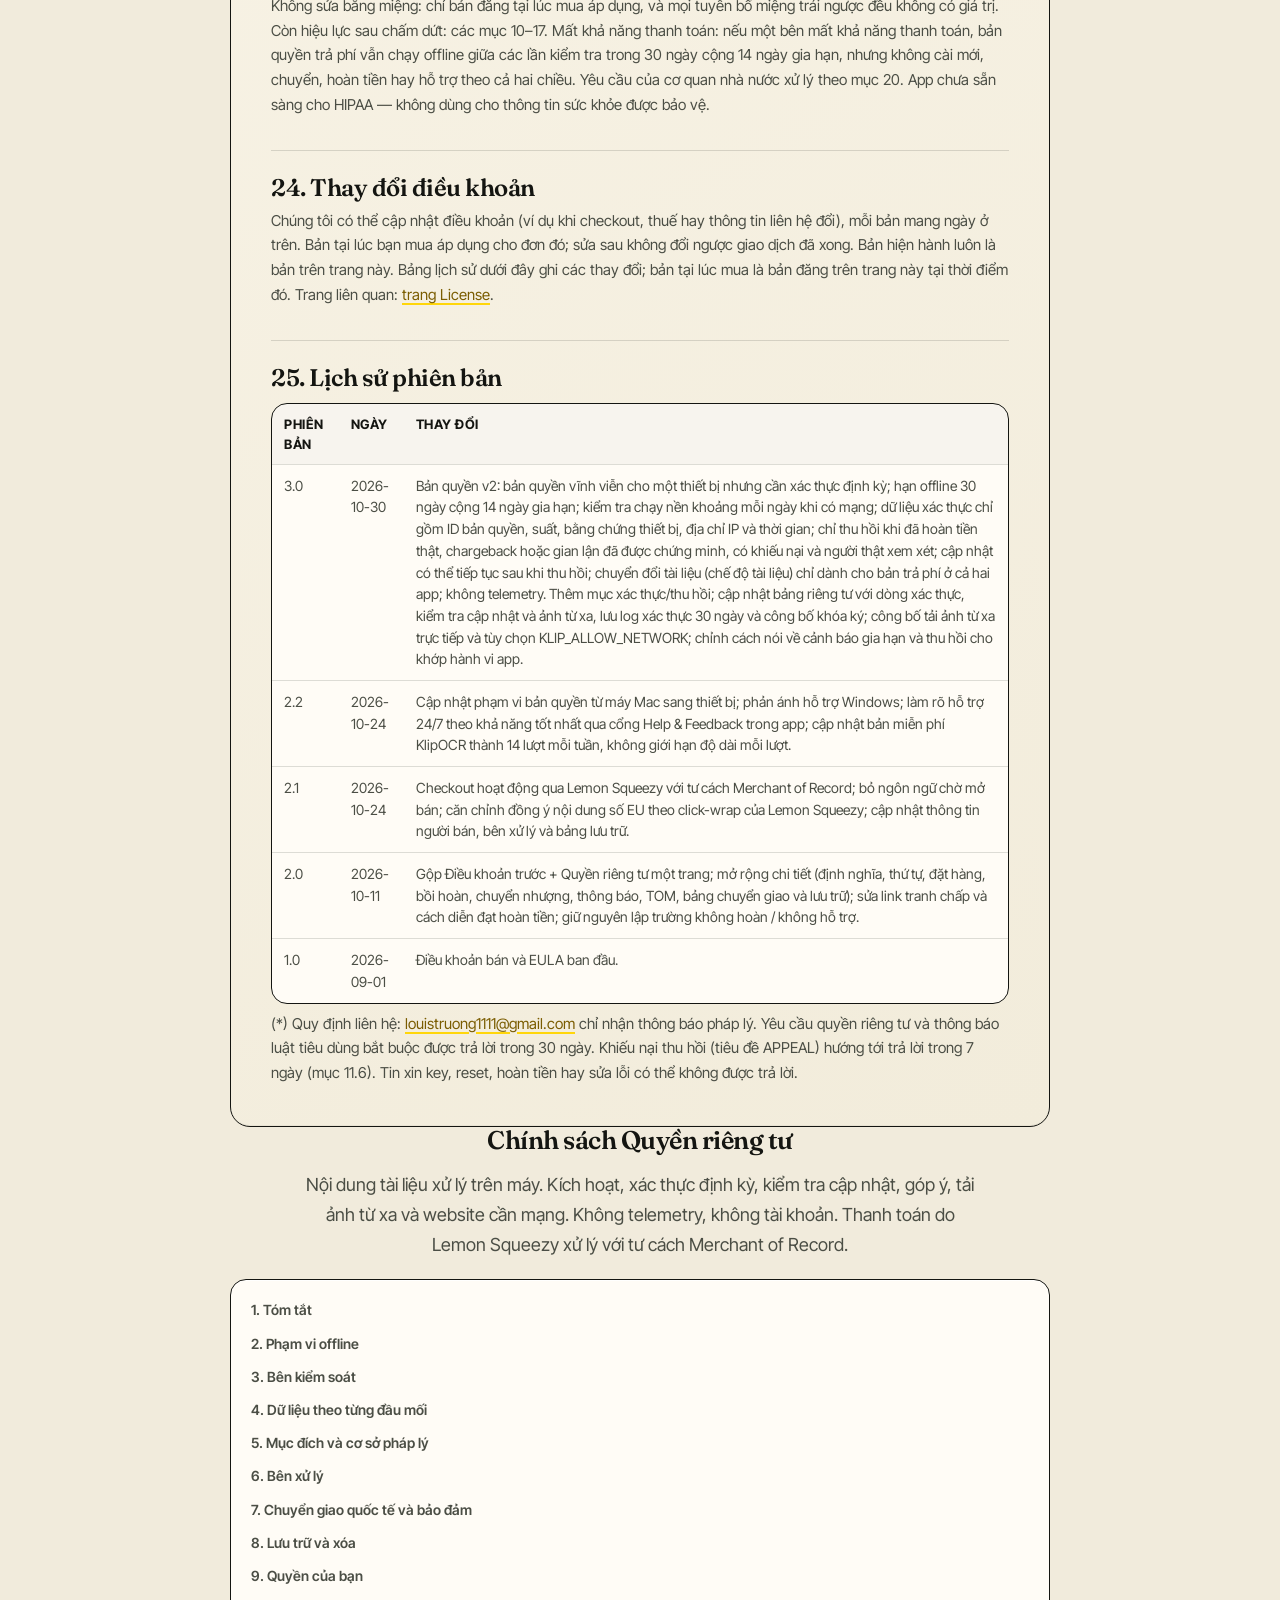
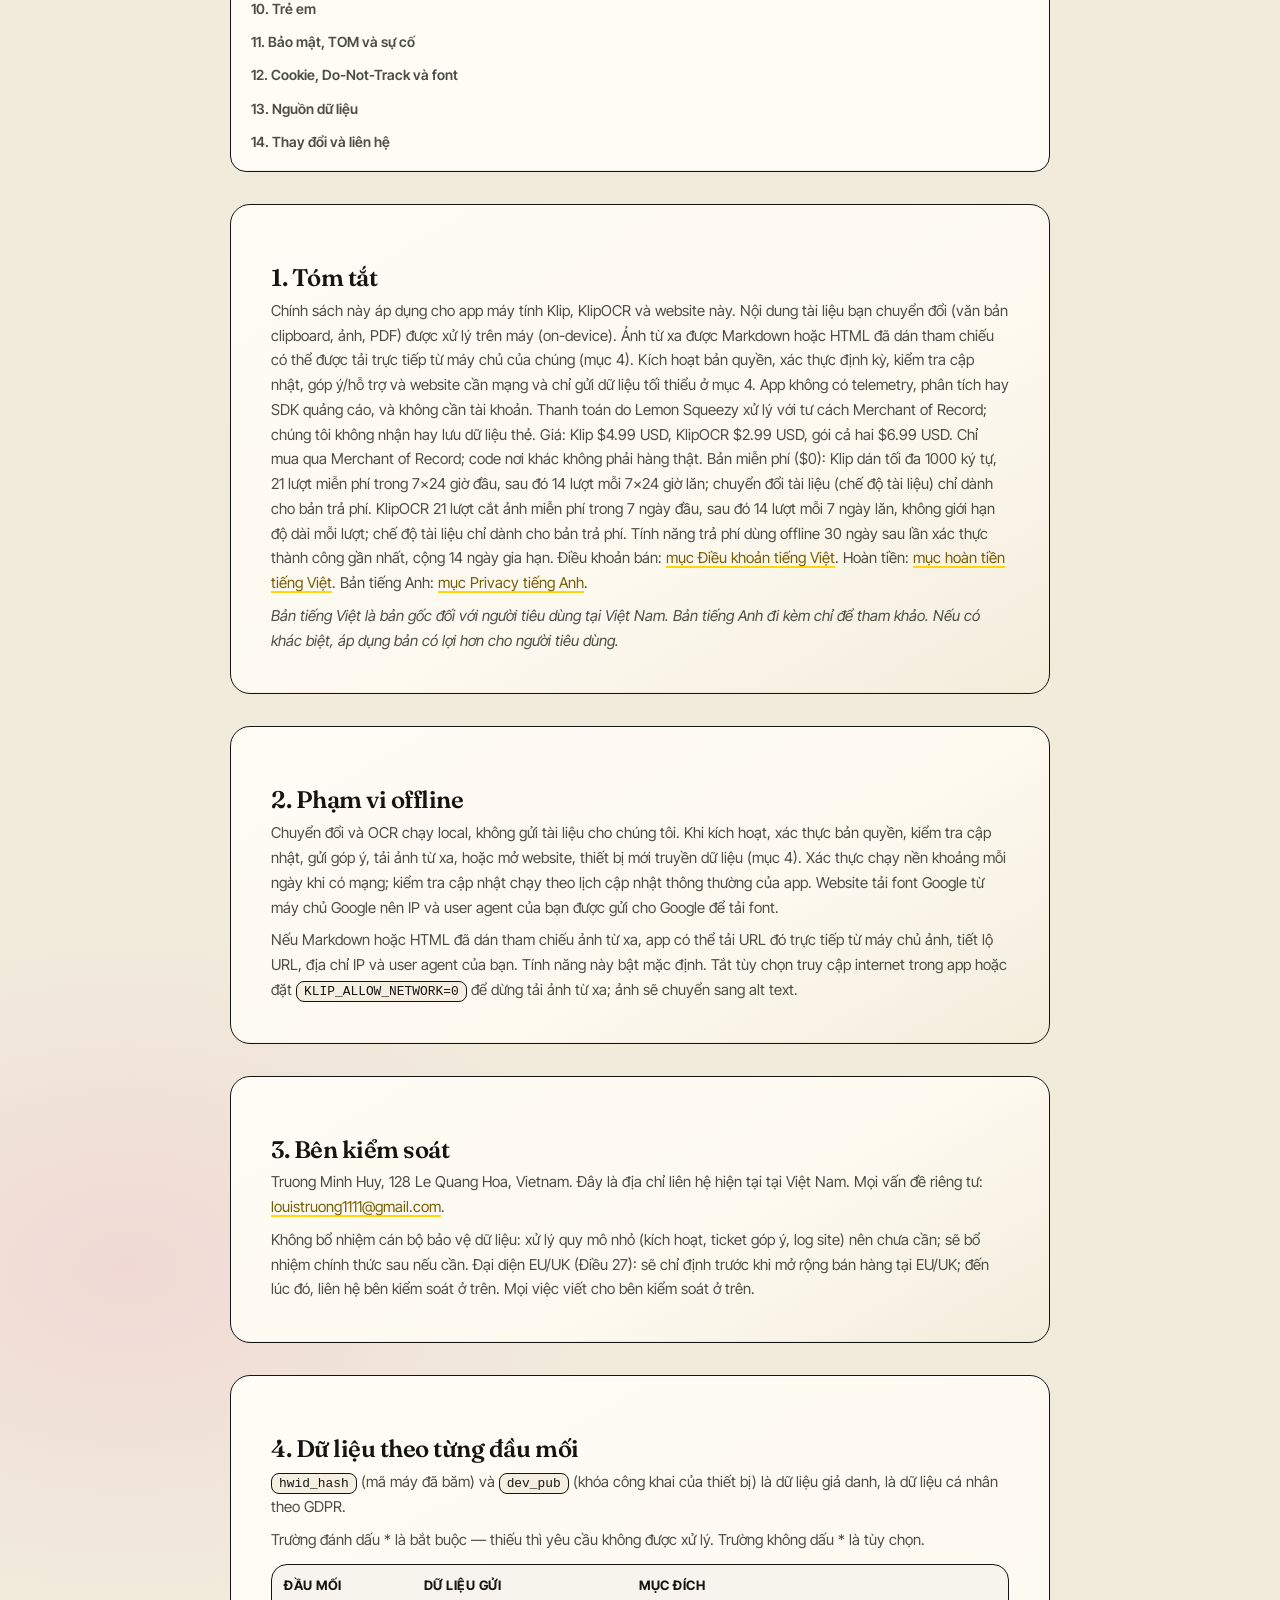
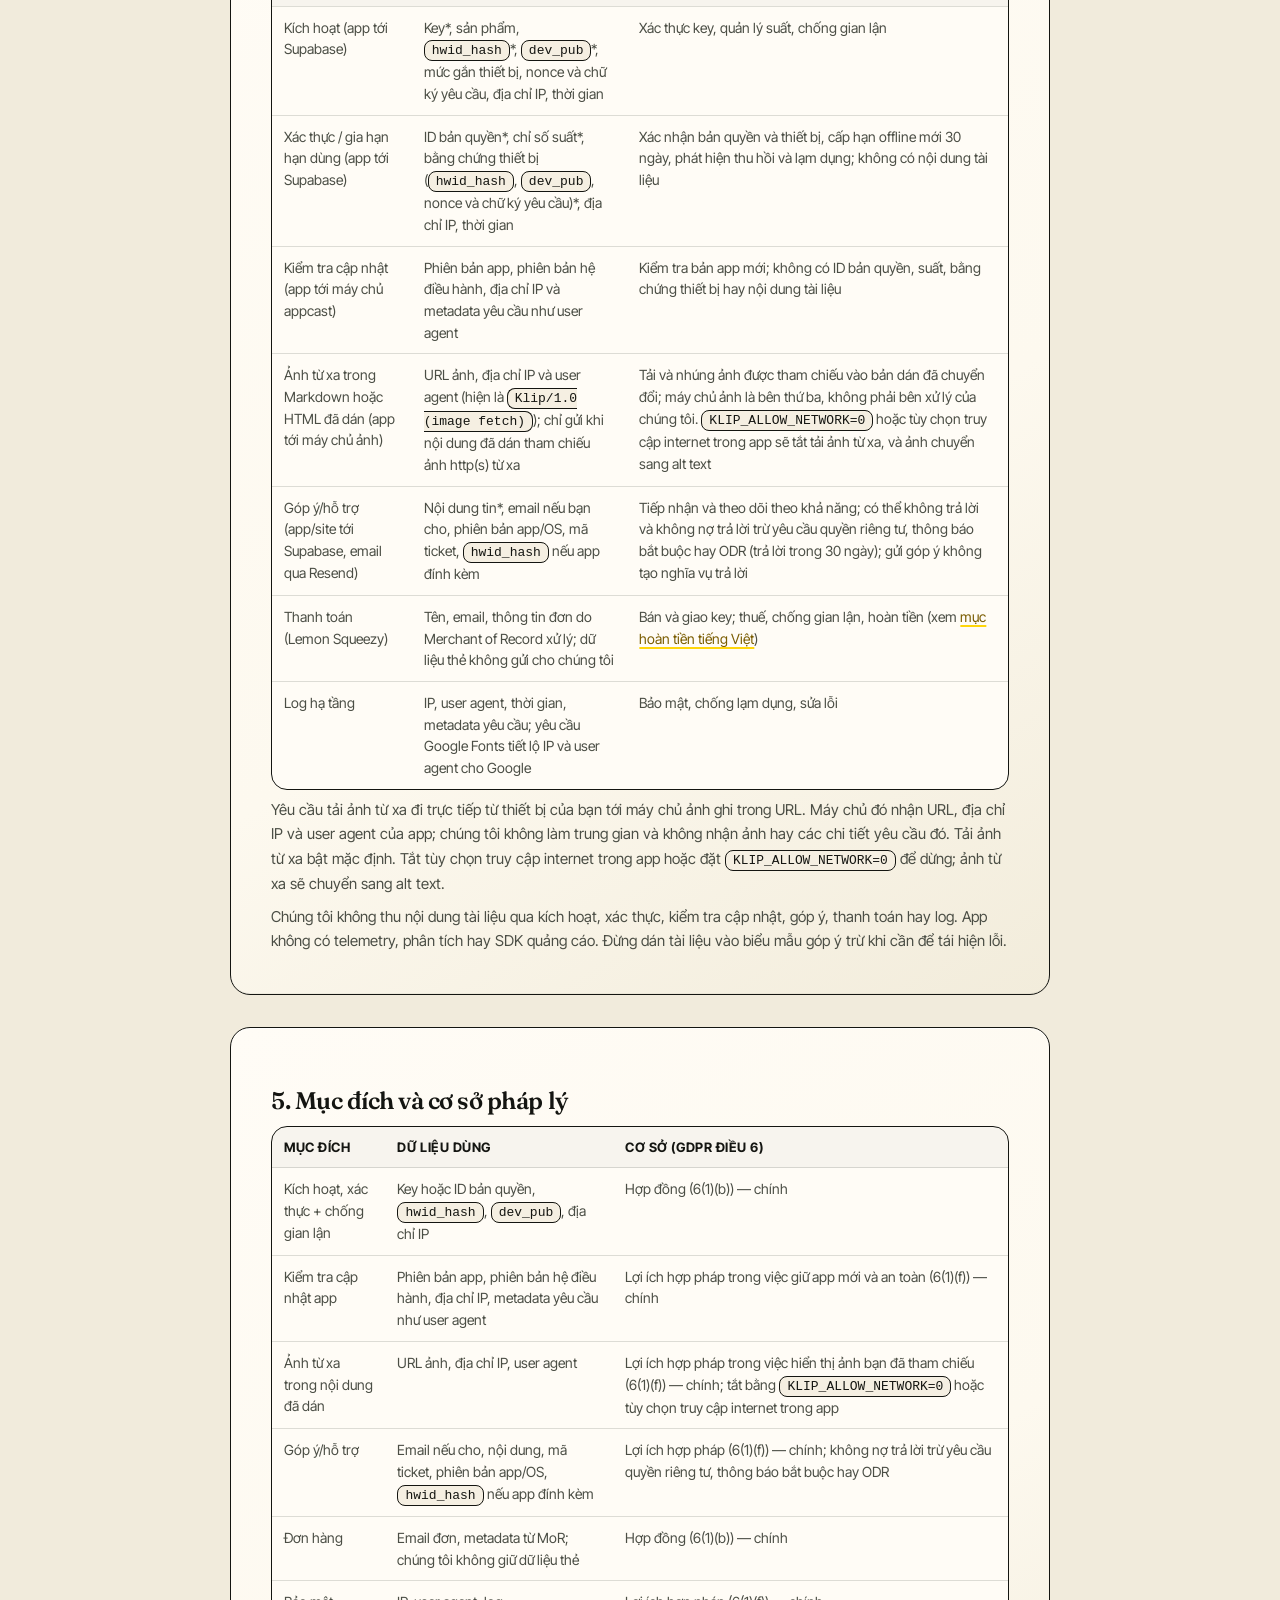
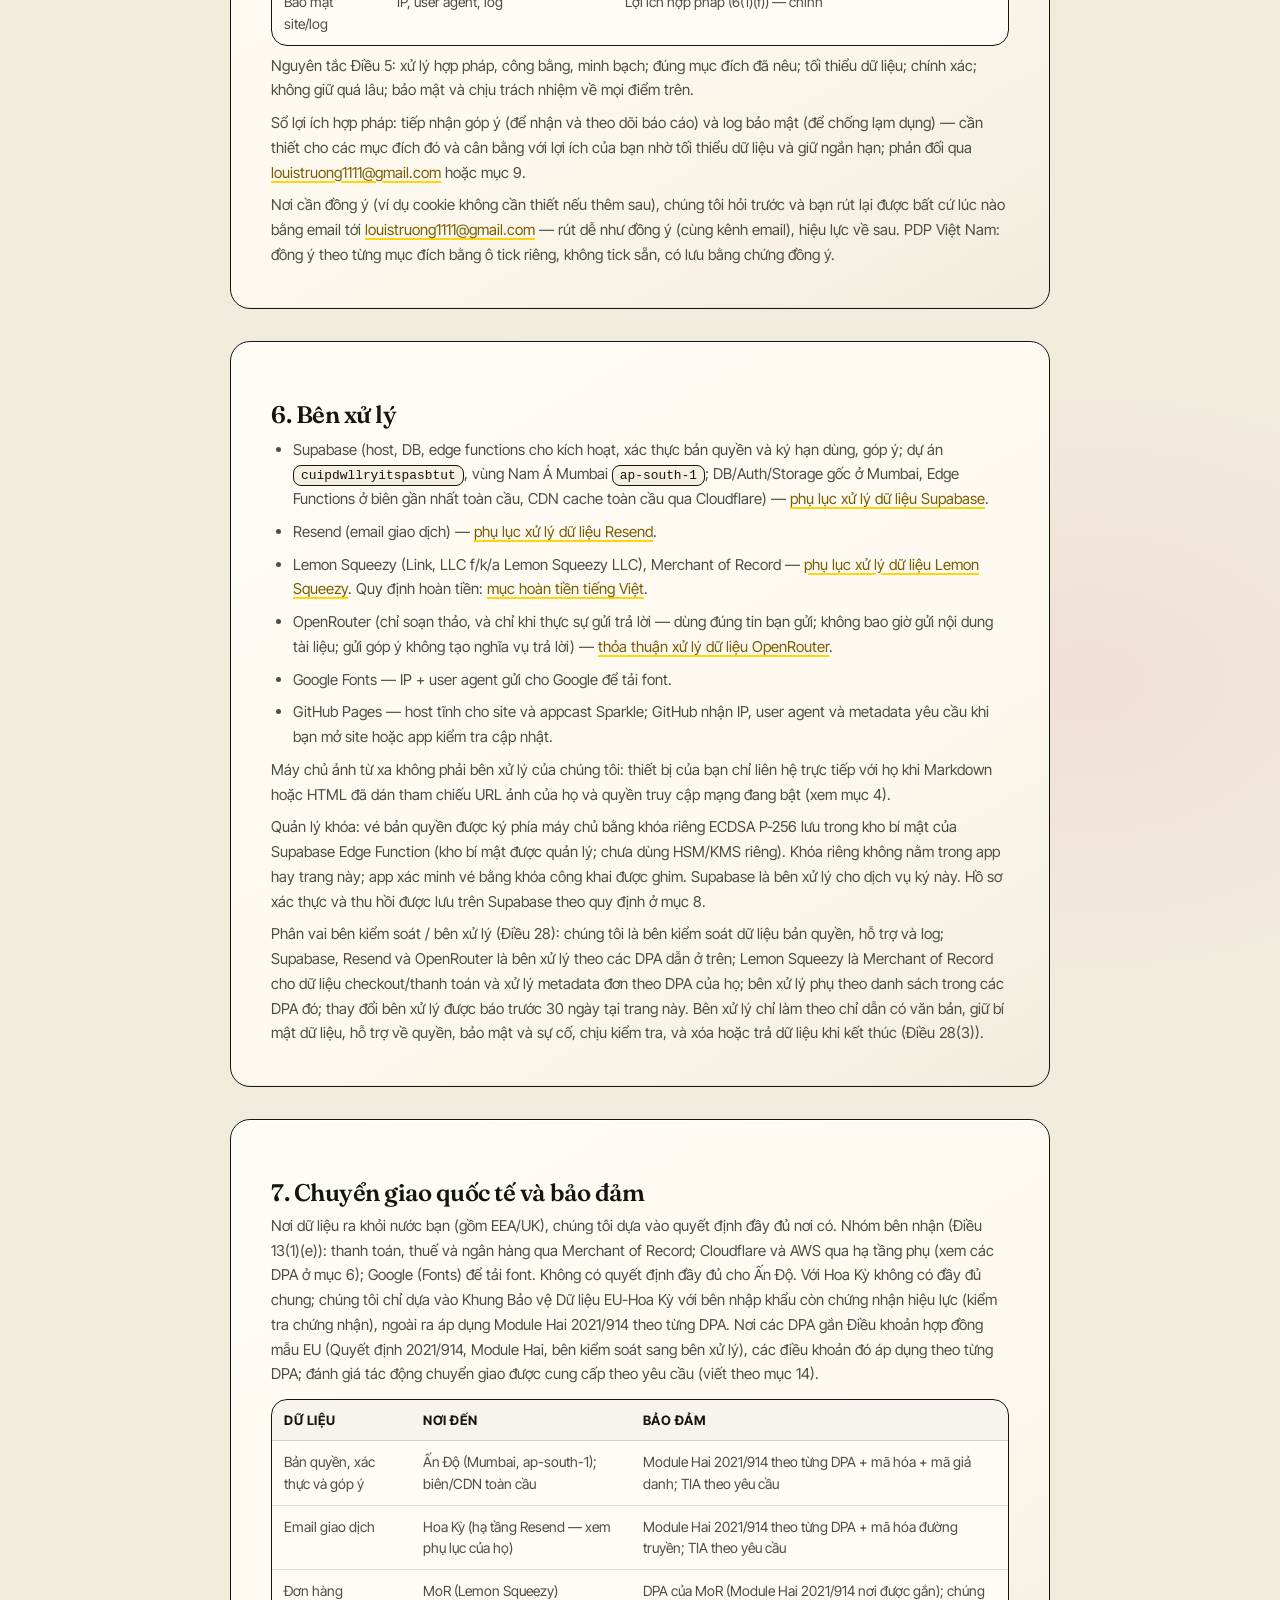
<file: privacy-vi.html>
<!DOCTYPE html><html lang="vi"><head><meta charset="UTF-8">
<meta http-equiv="refresh" content="0;url=terms.html#vi-privacy">
<link rel="canonical" href="terms.html#vi-privacy">
<meta name="robots" content="noindex,nofollow">
<title>Moved — Klip</title></head>
<body><p>Moved to <a href="terms.html#vi-privacy">Điều khoản &amp; Quyền riêng tư</a>.</p>
<script>location.replace("terms.html#vi-privacy");</script></body></html>
</file>
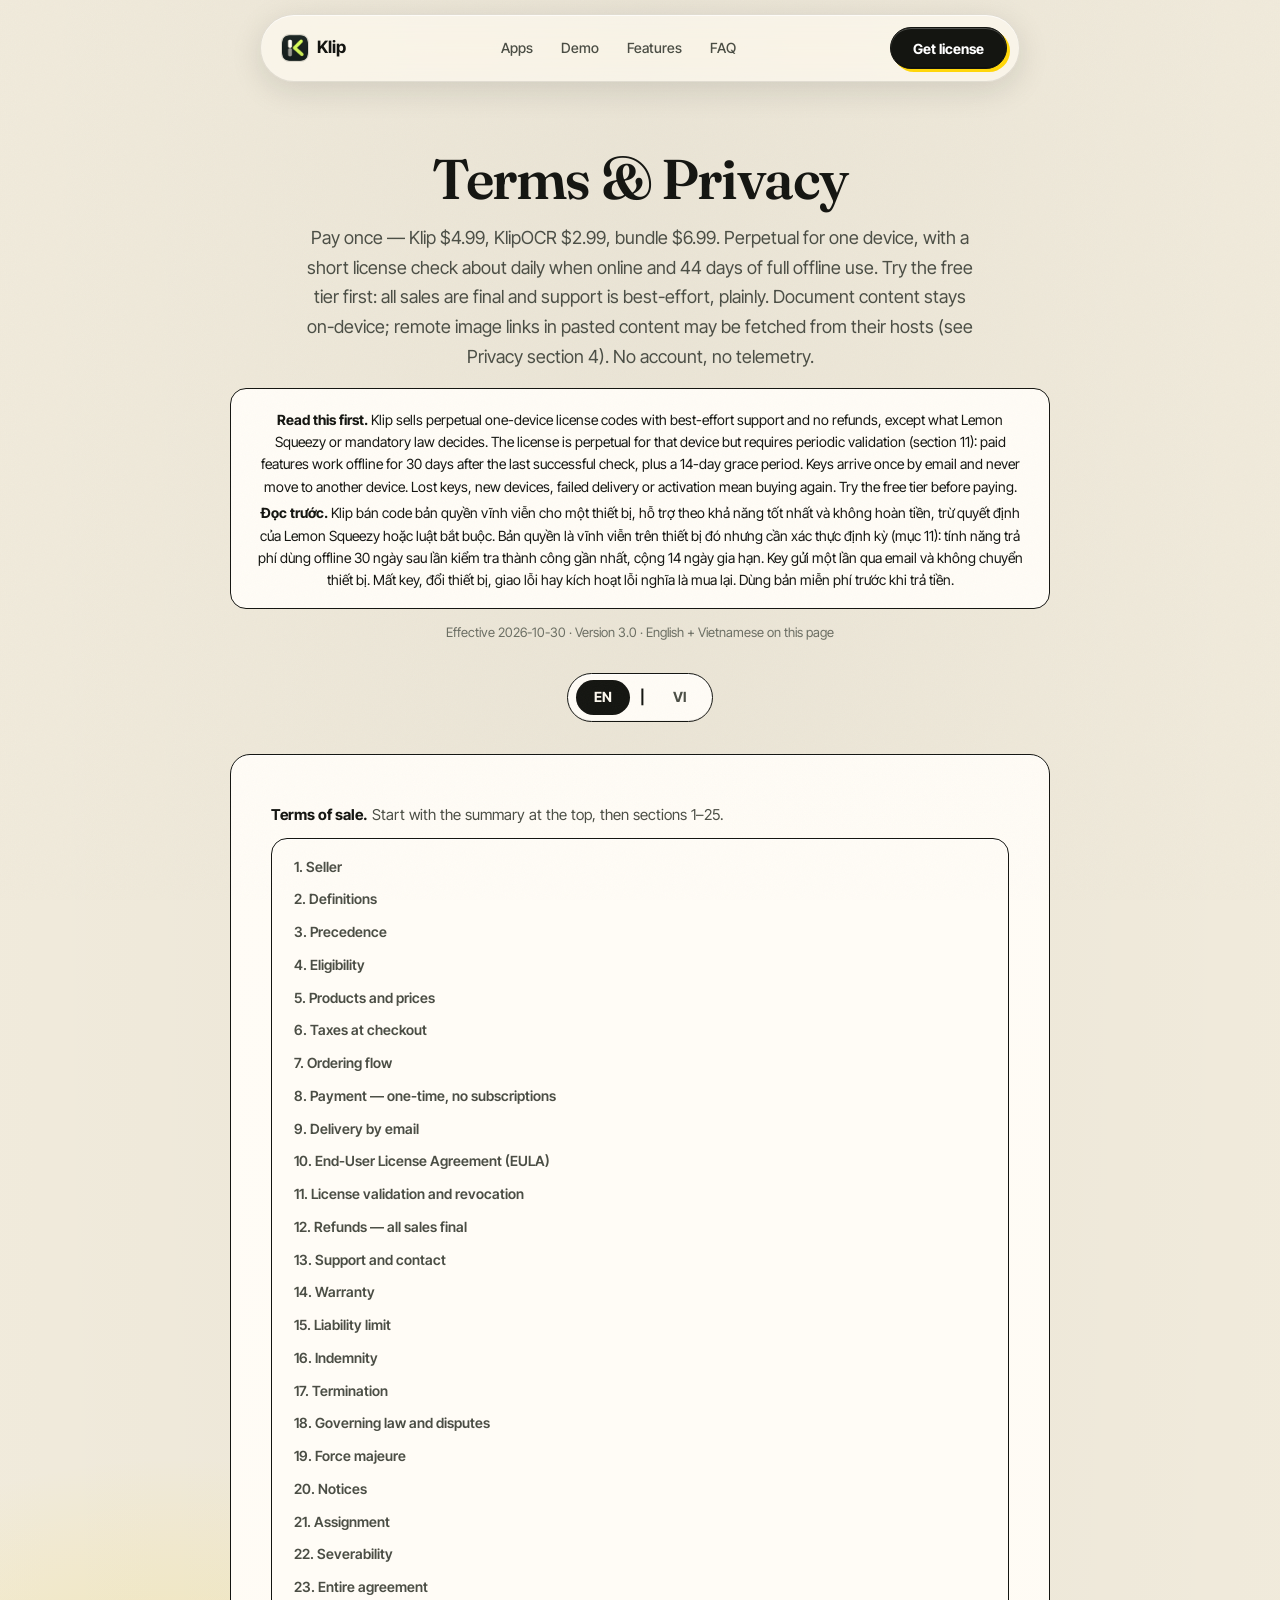
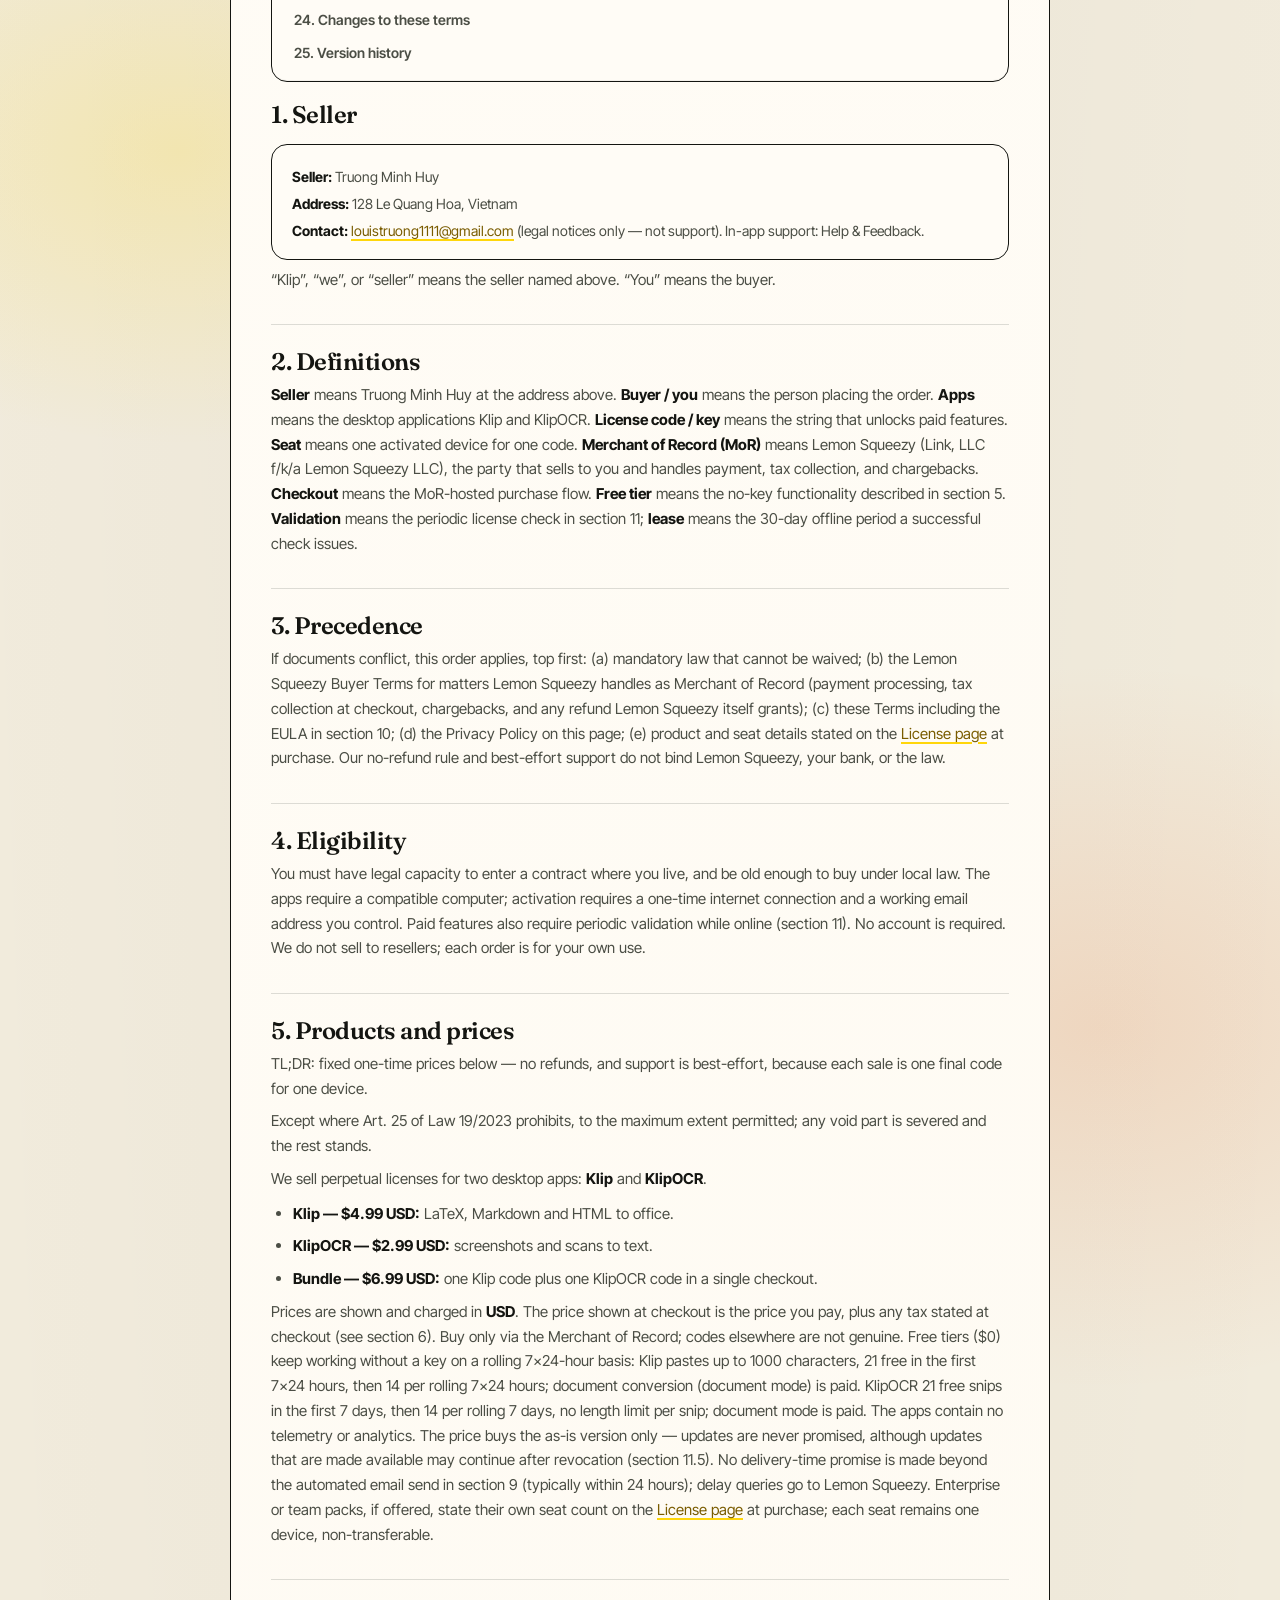
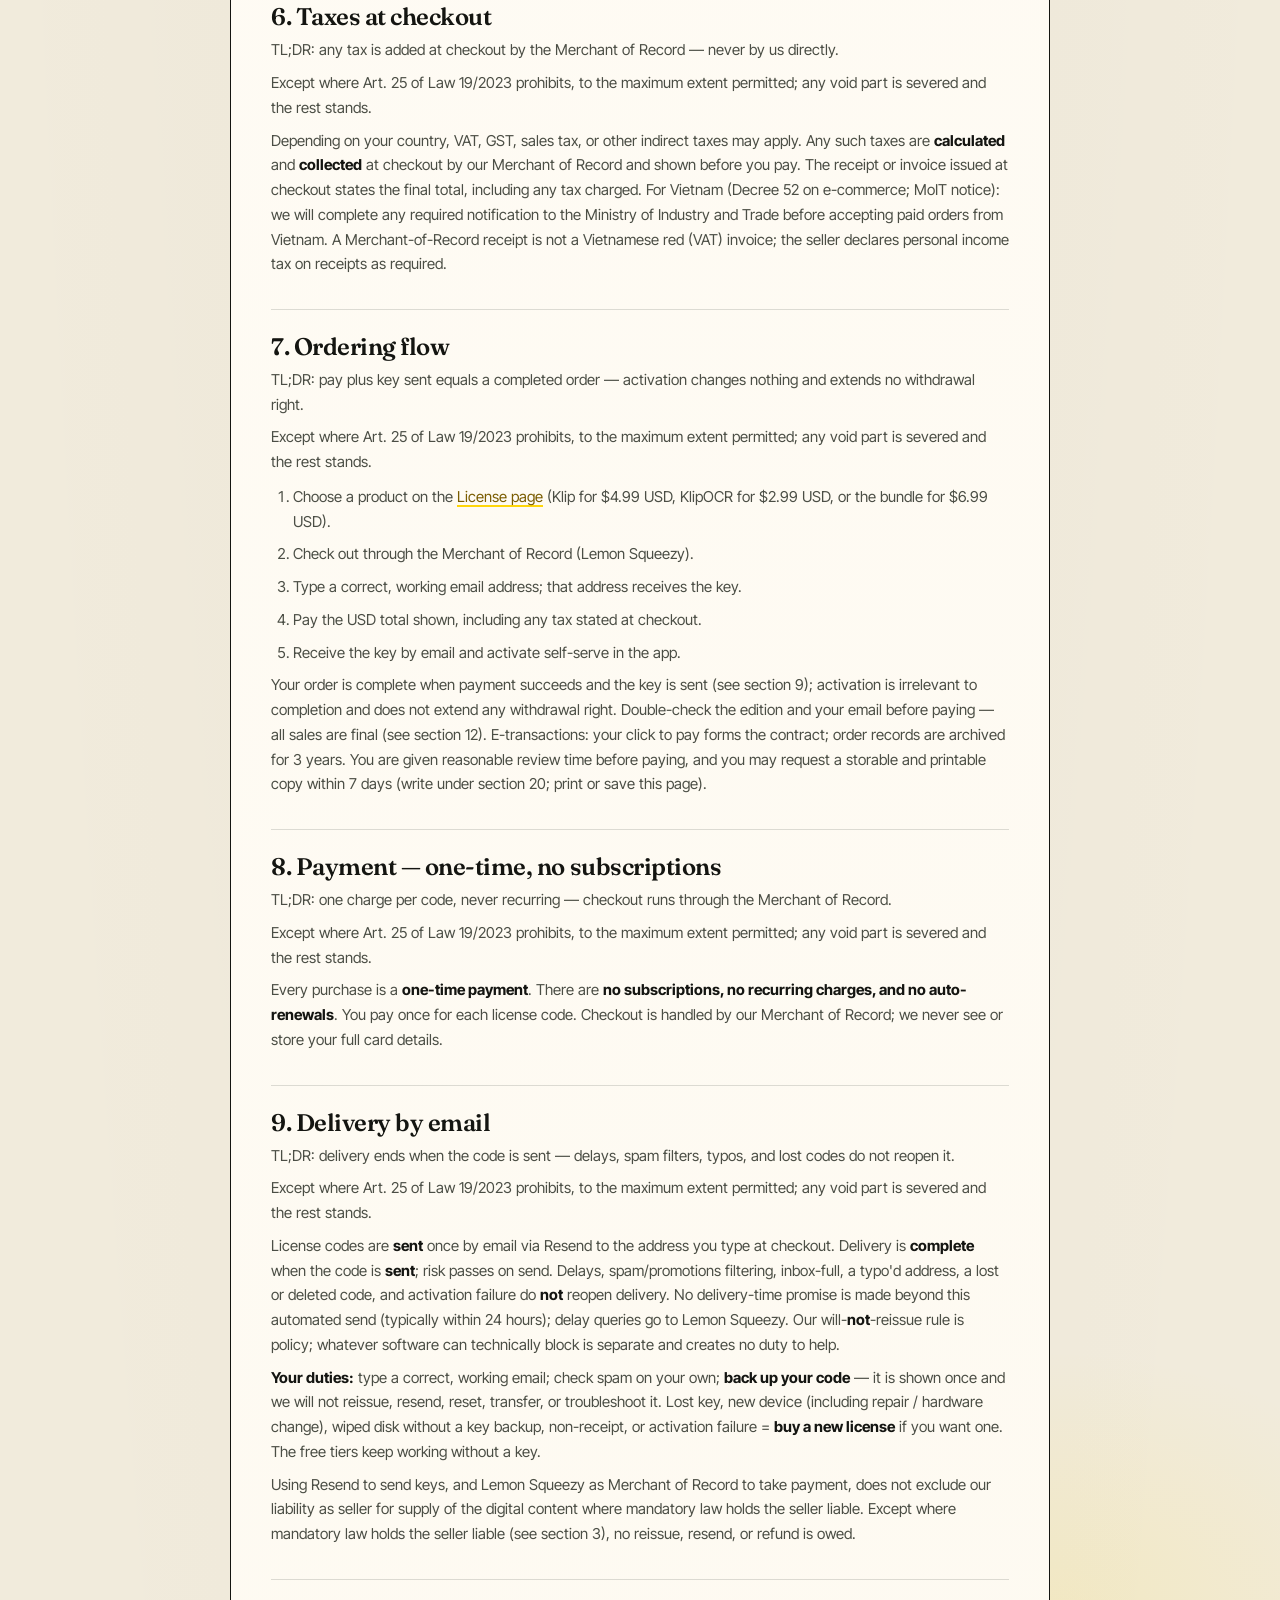
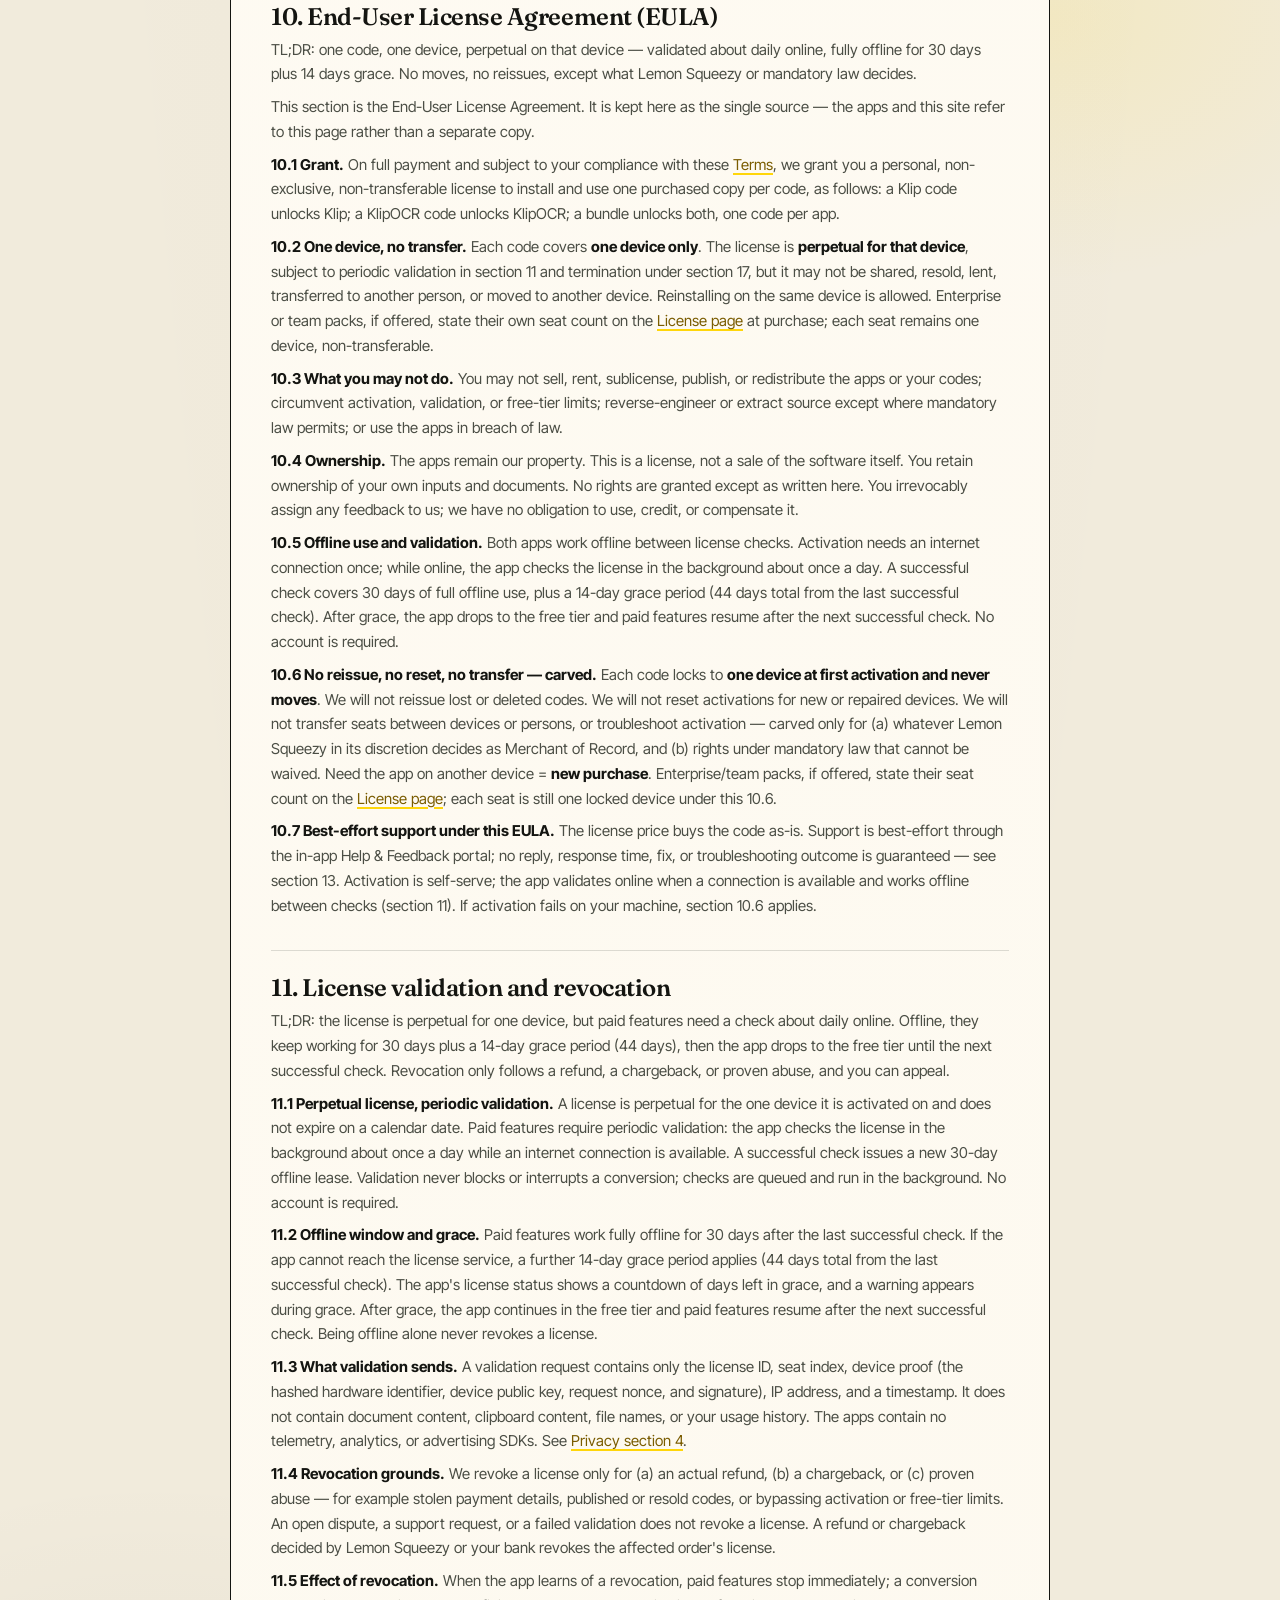
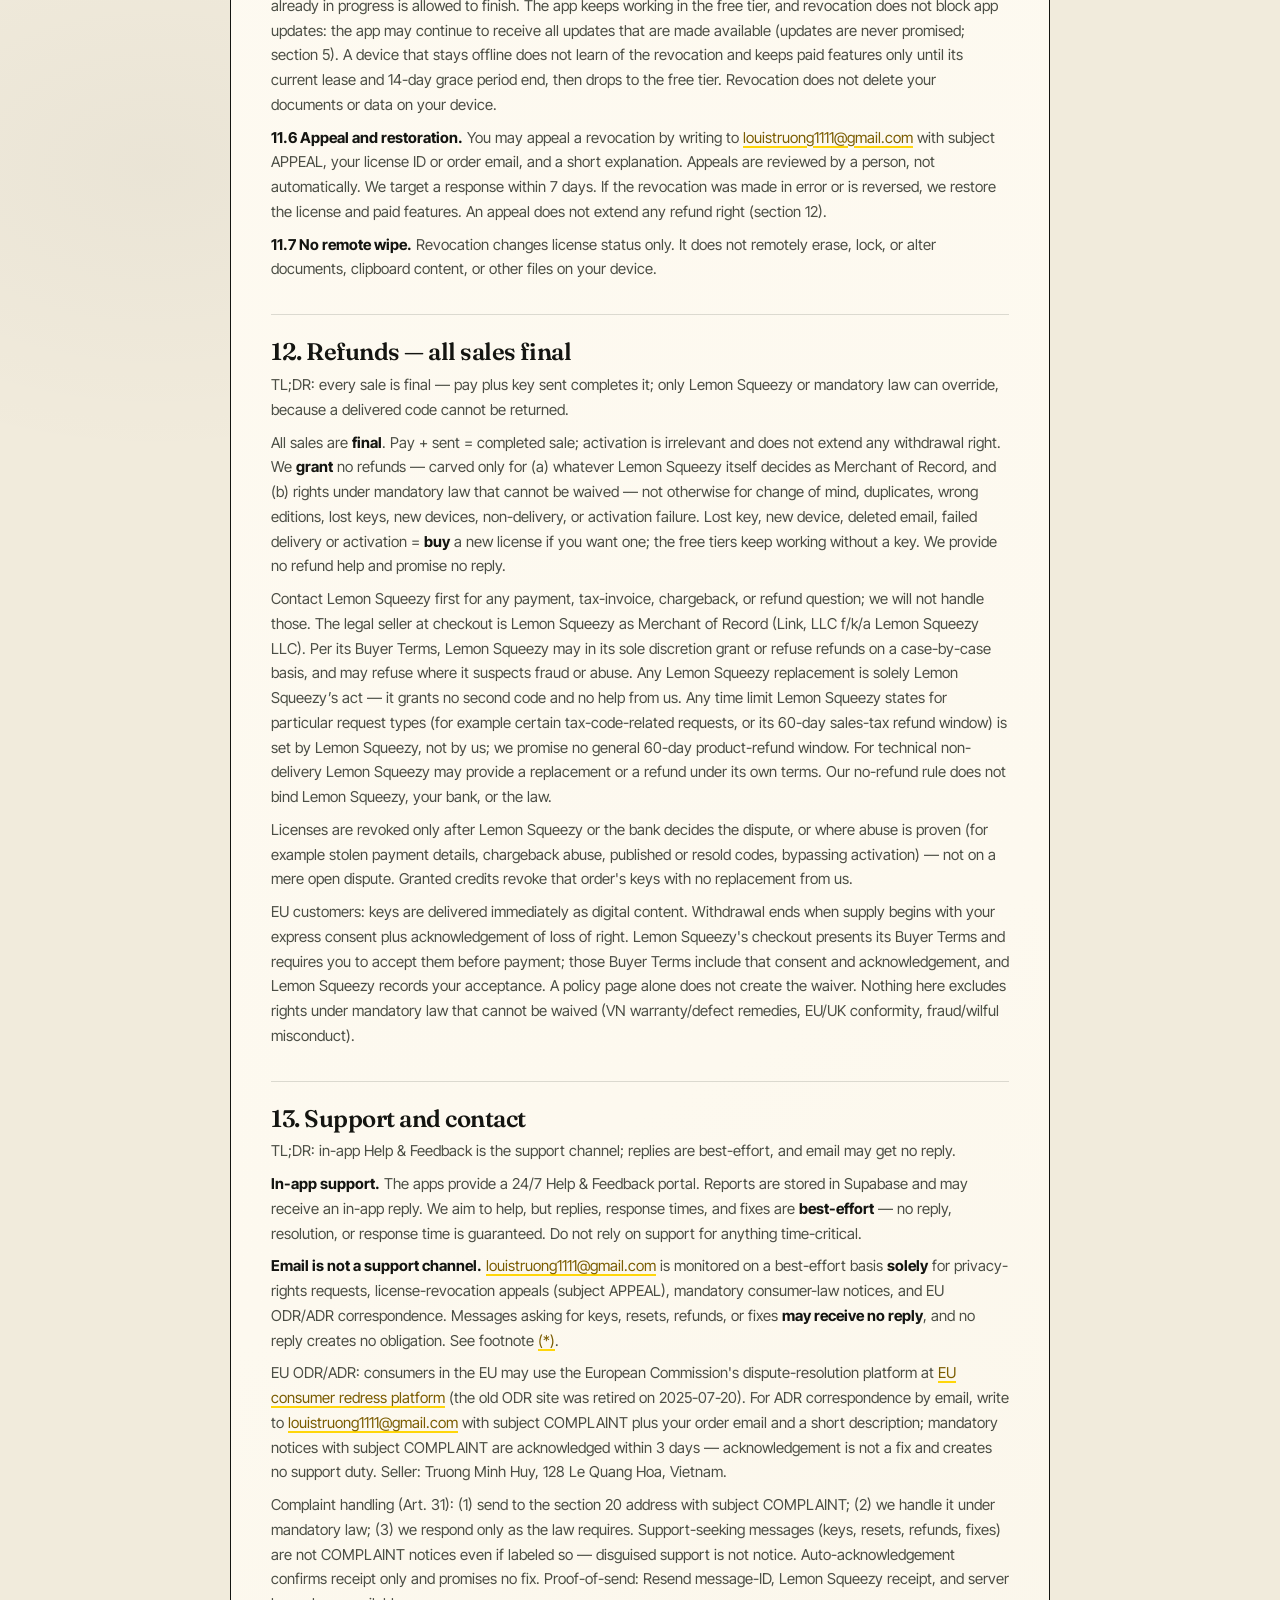
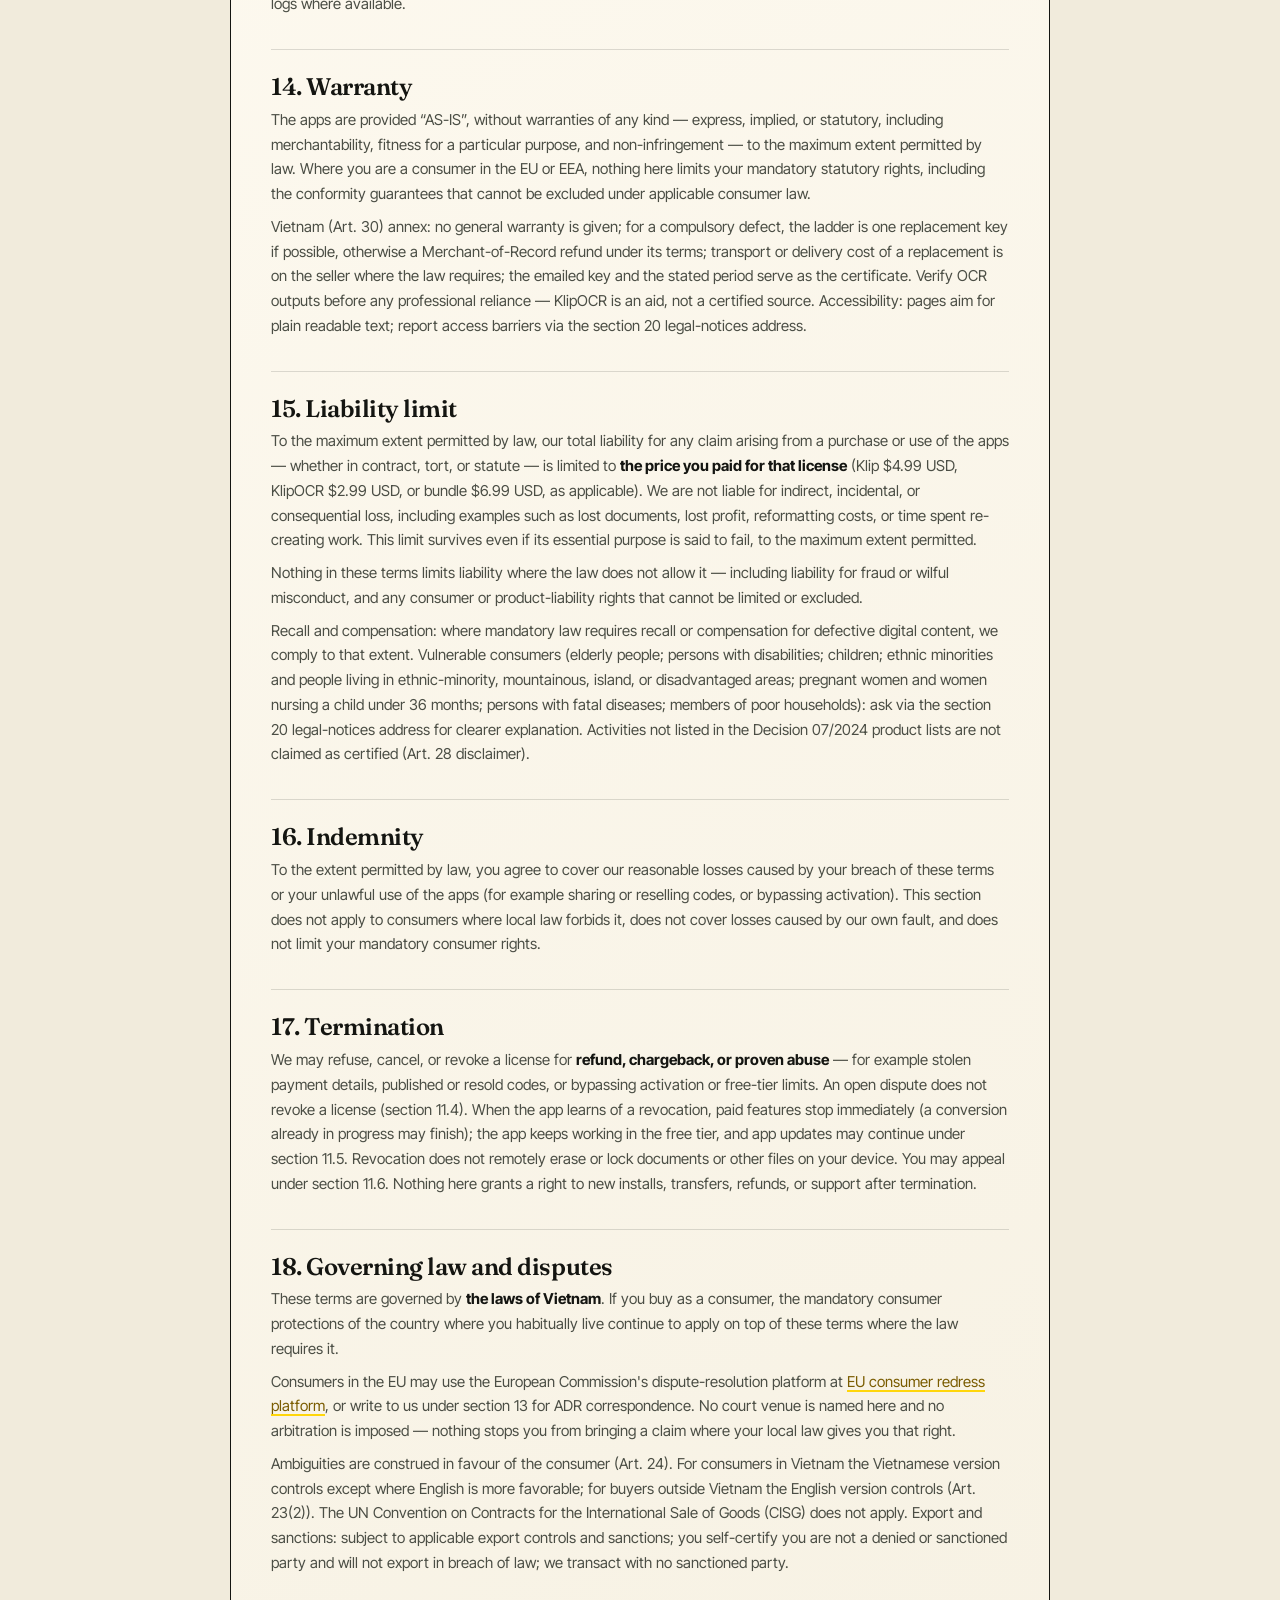
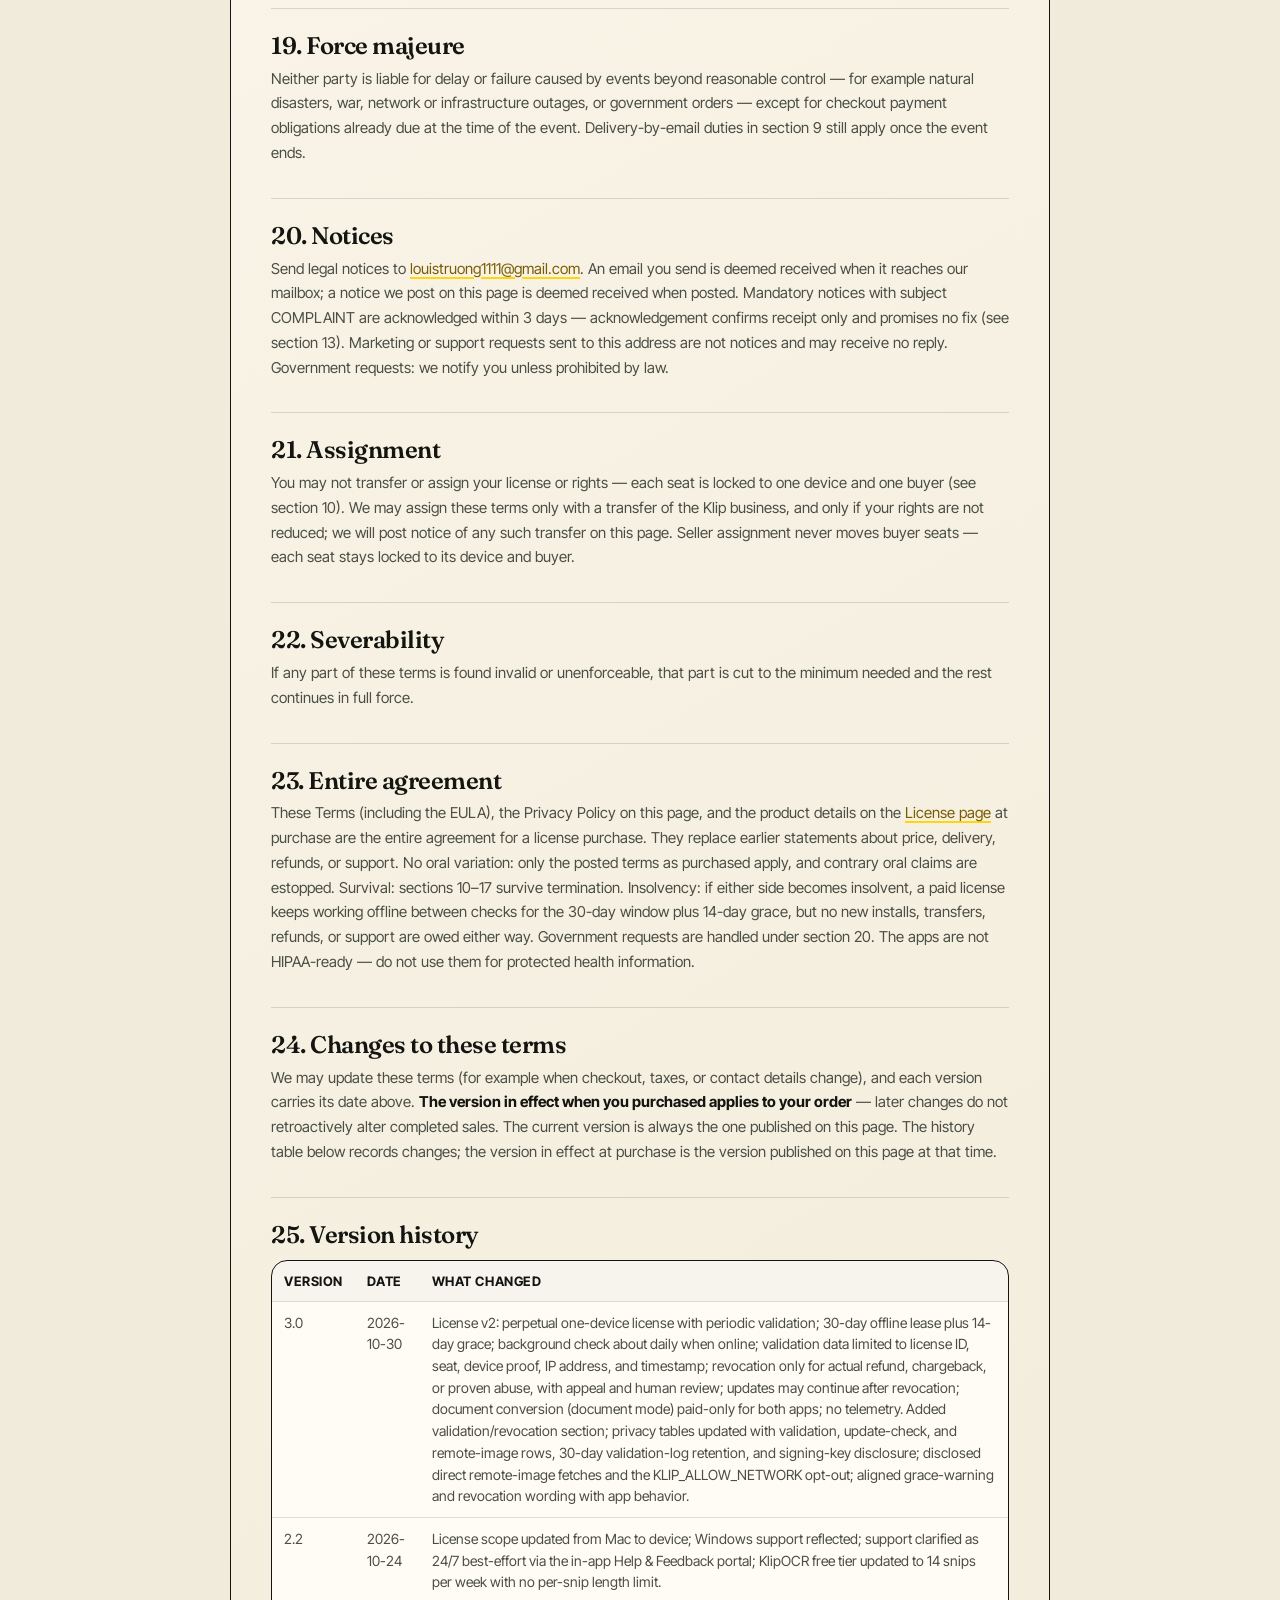
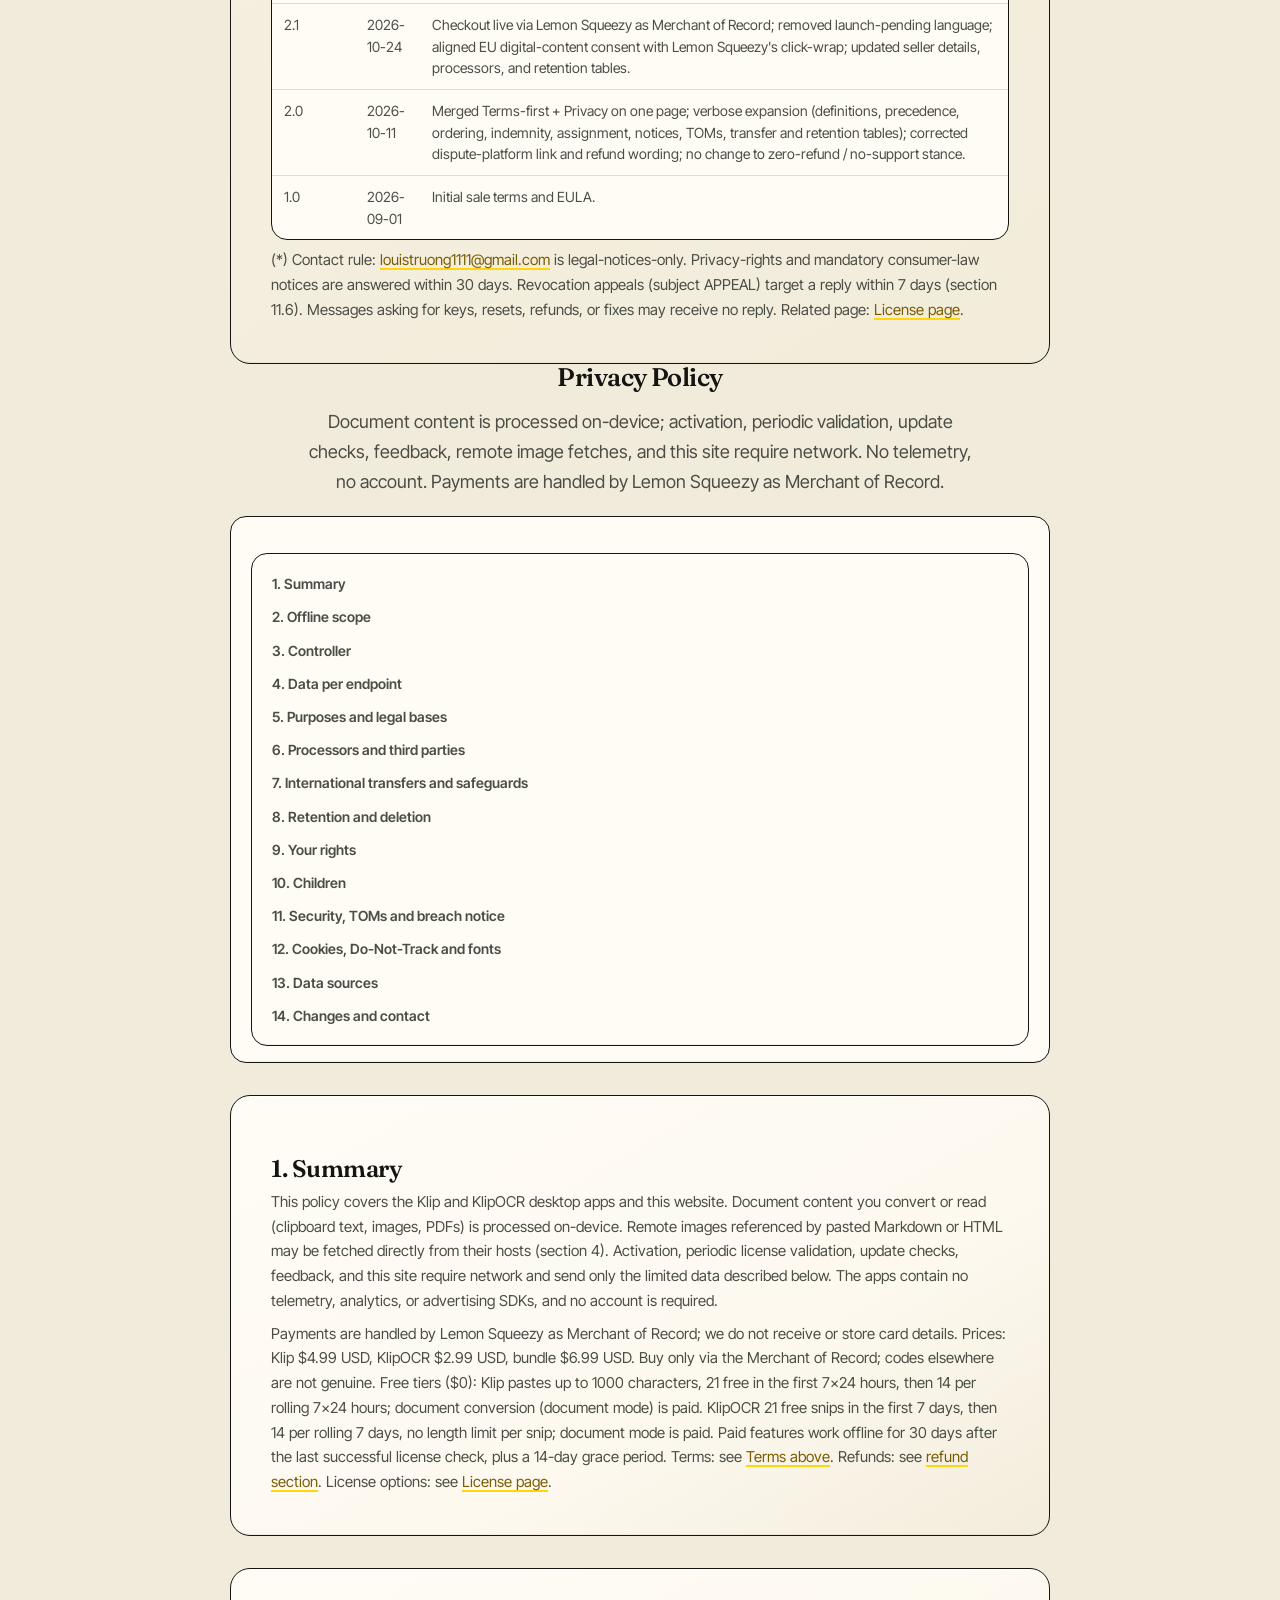
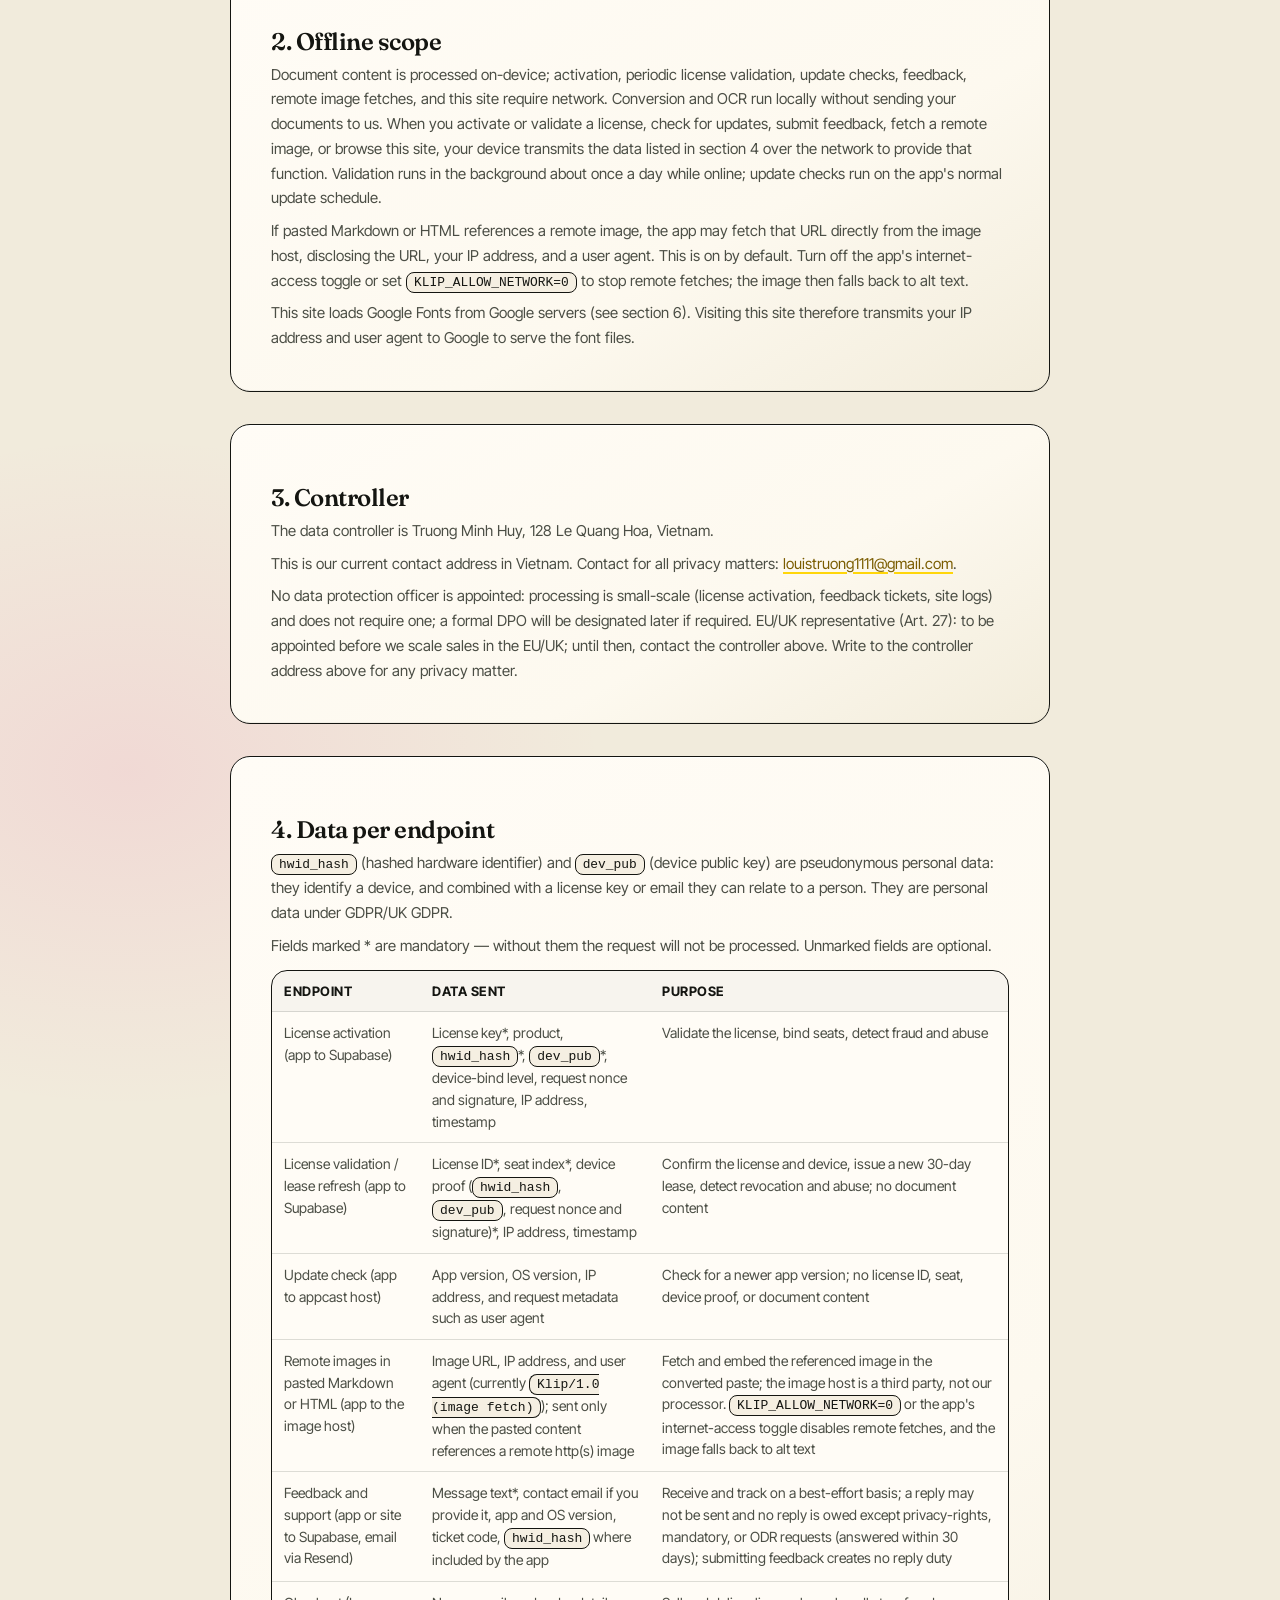
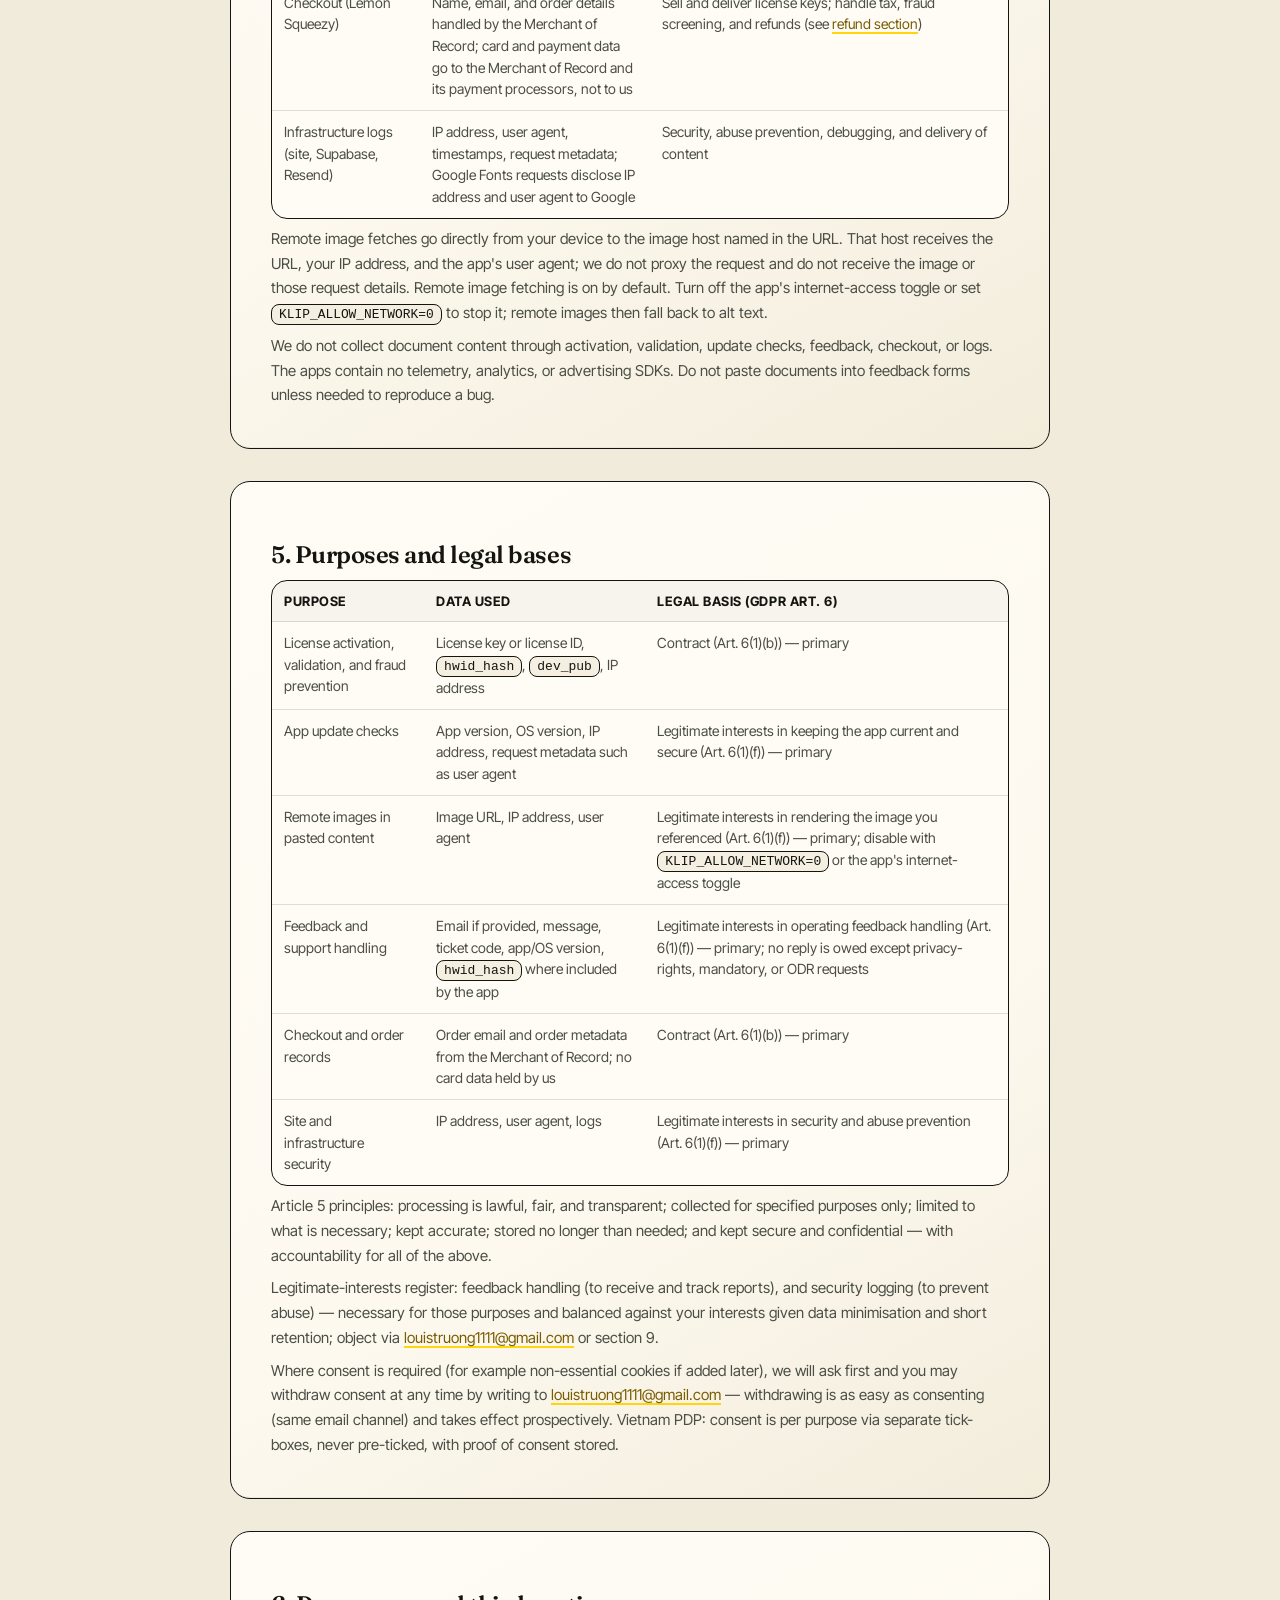
<file: privacy.html>
<!DOCTYPE html><html lang="en"><head><meta charset="UTF-8">
<meta http-equiv="refresh" content="0;url=terms.html#privacy">
<link rel="canonical" href="terms.html#privacy">
<meta name="robots" content="noindex,nofollow">
<title>Moved — Klip</title></head>
<body><p>Moved to <a href="terms.html#privacy">Terms &amp; Privacy</a>.</p>
<script>location.replace("terms.html#privacy");</script></body></html>
</file>
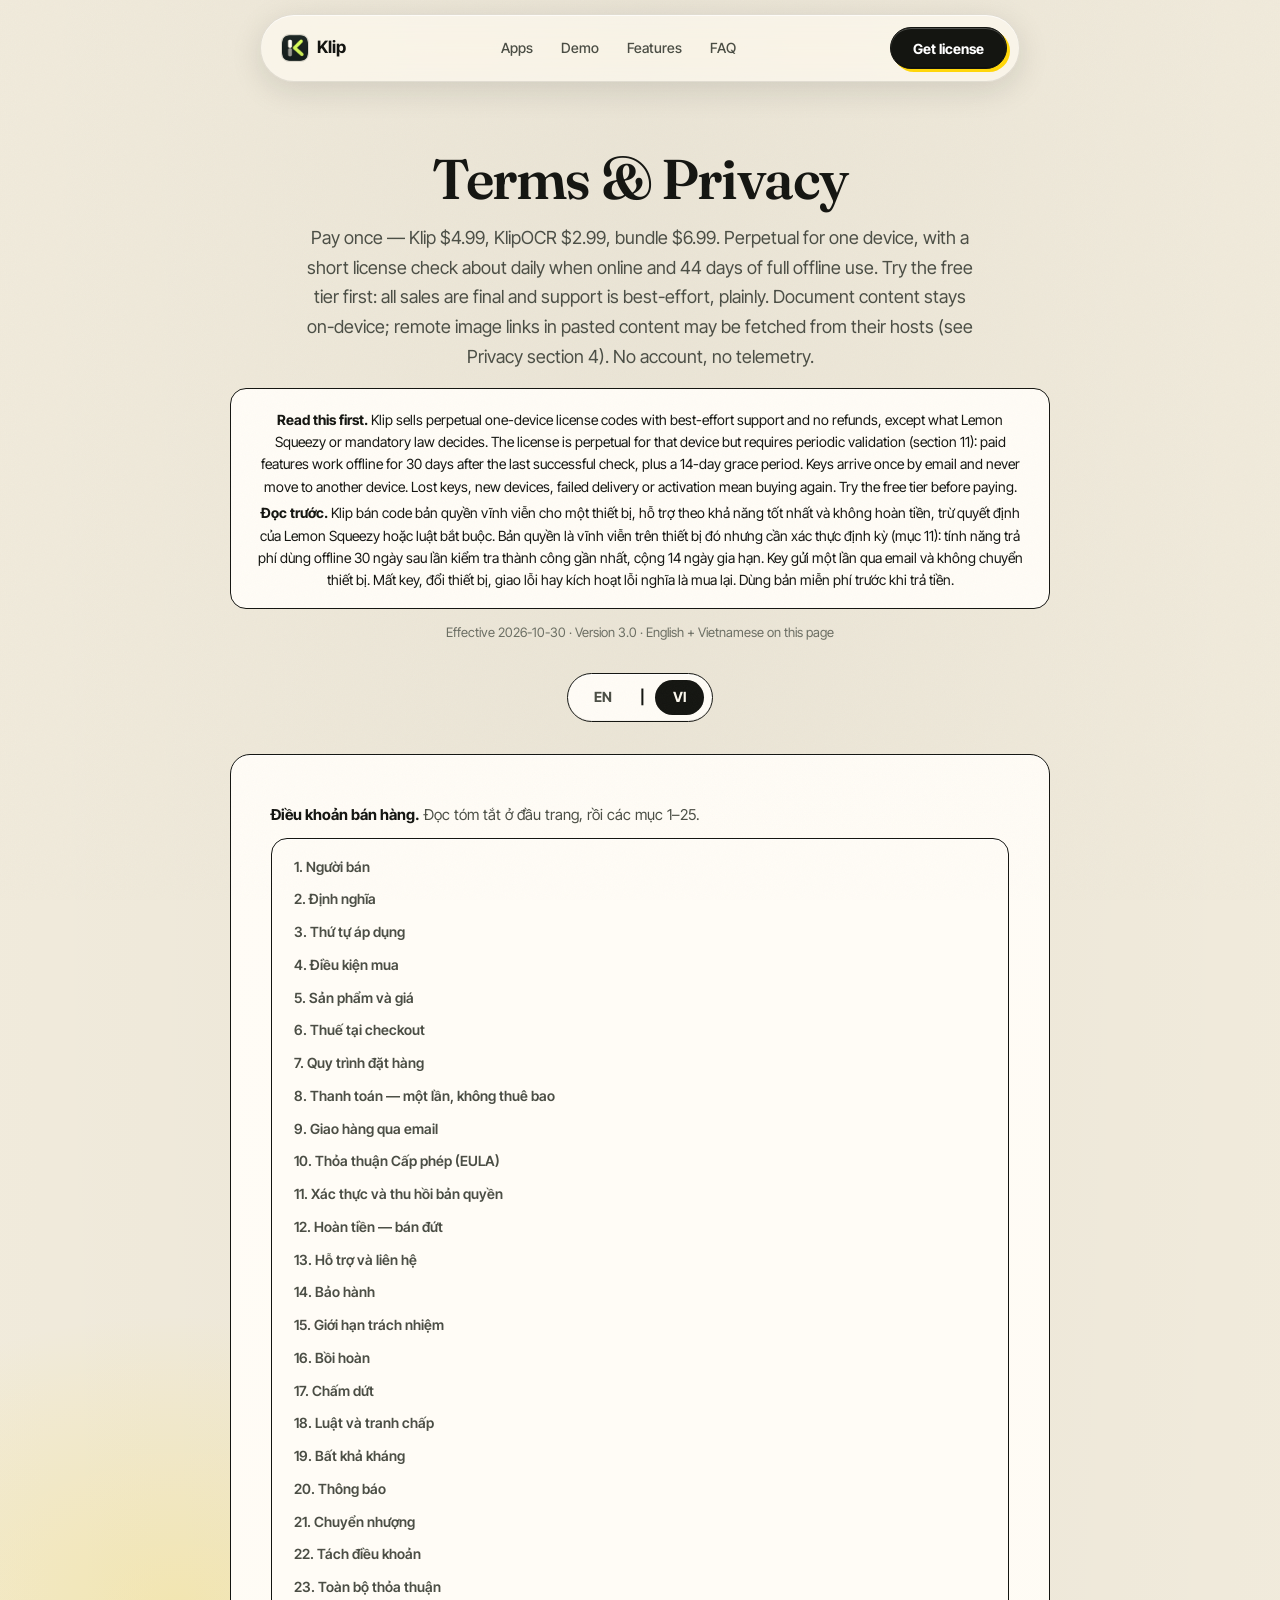
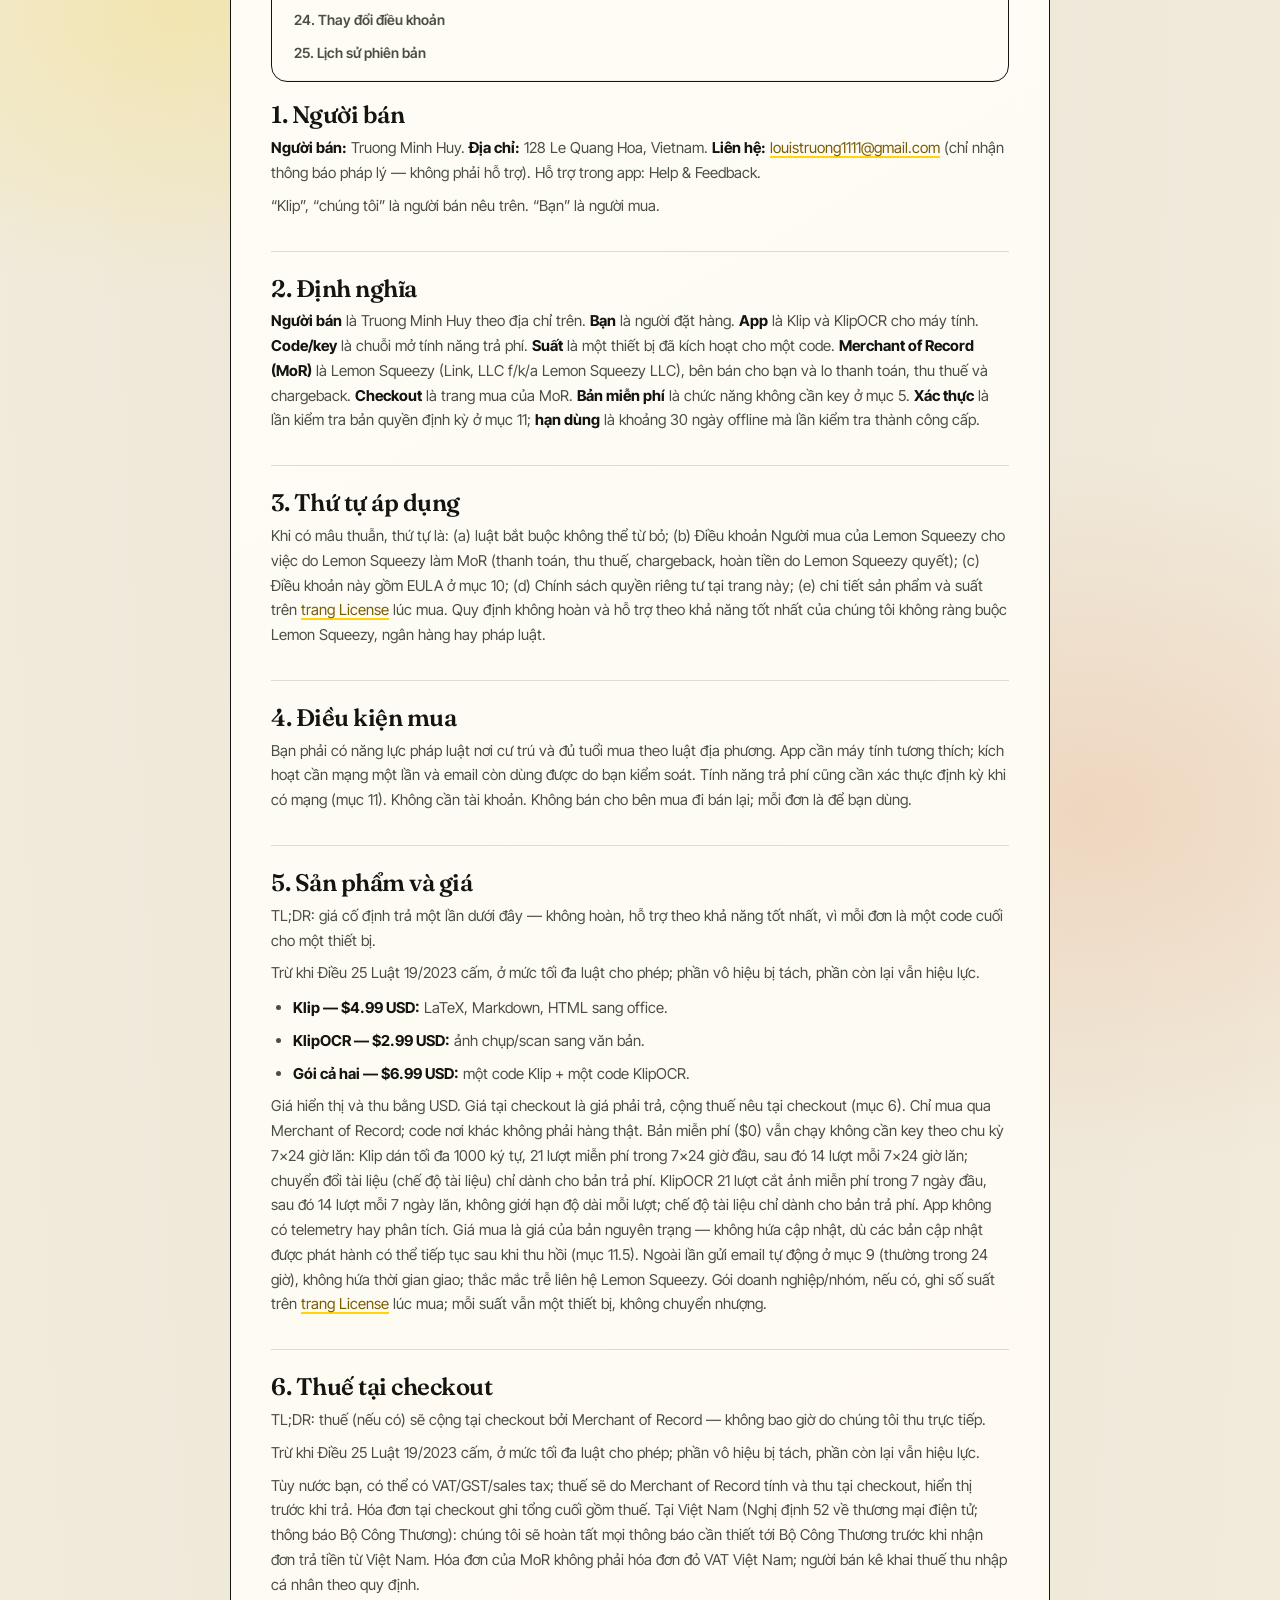
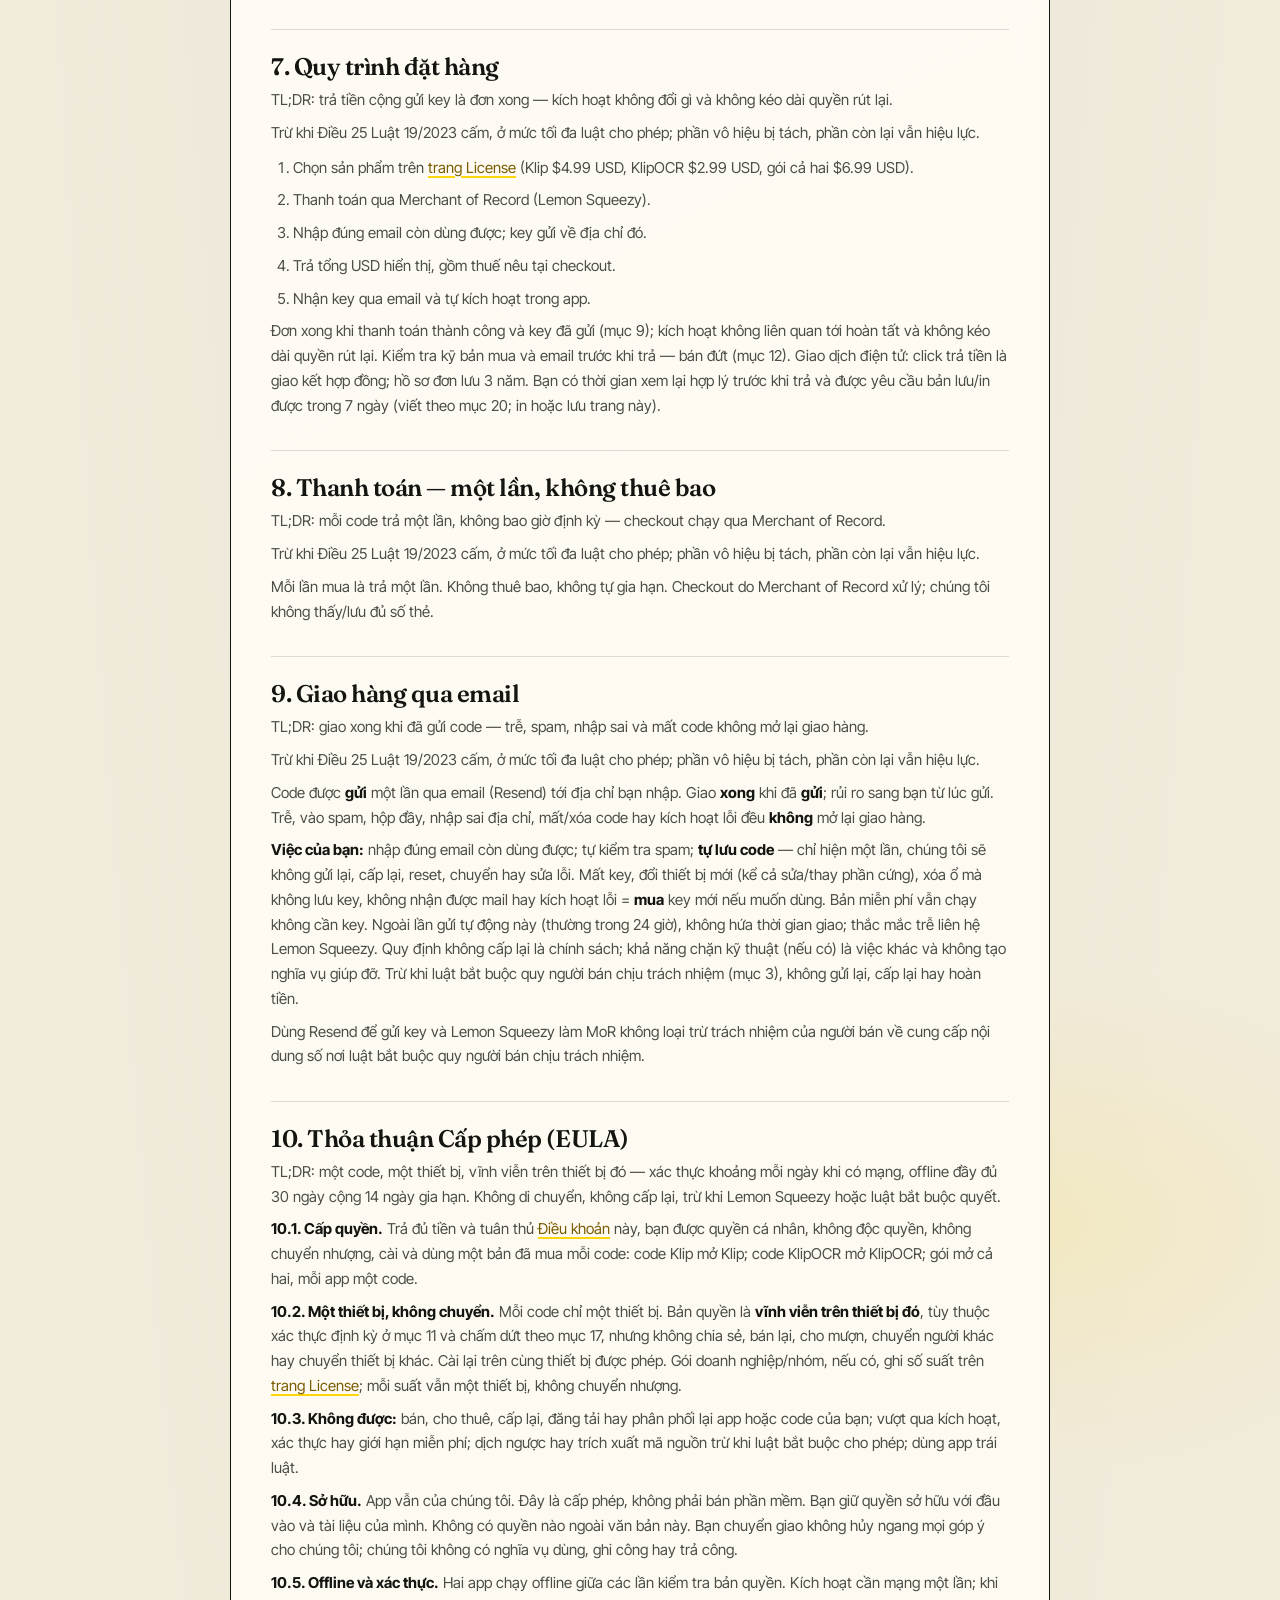
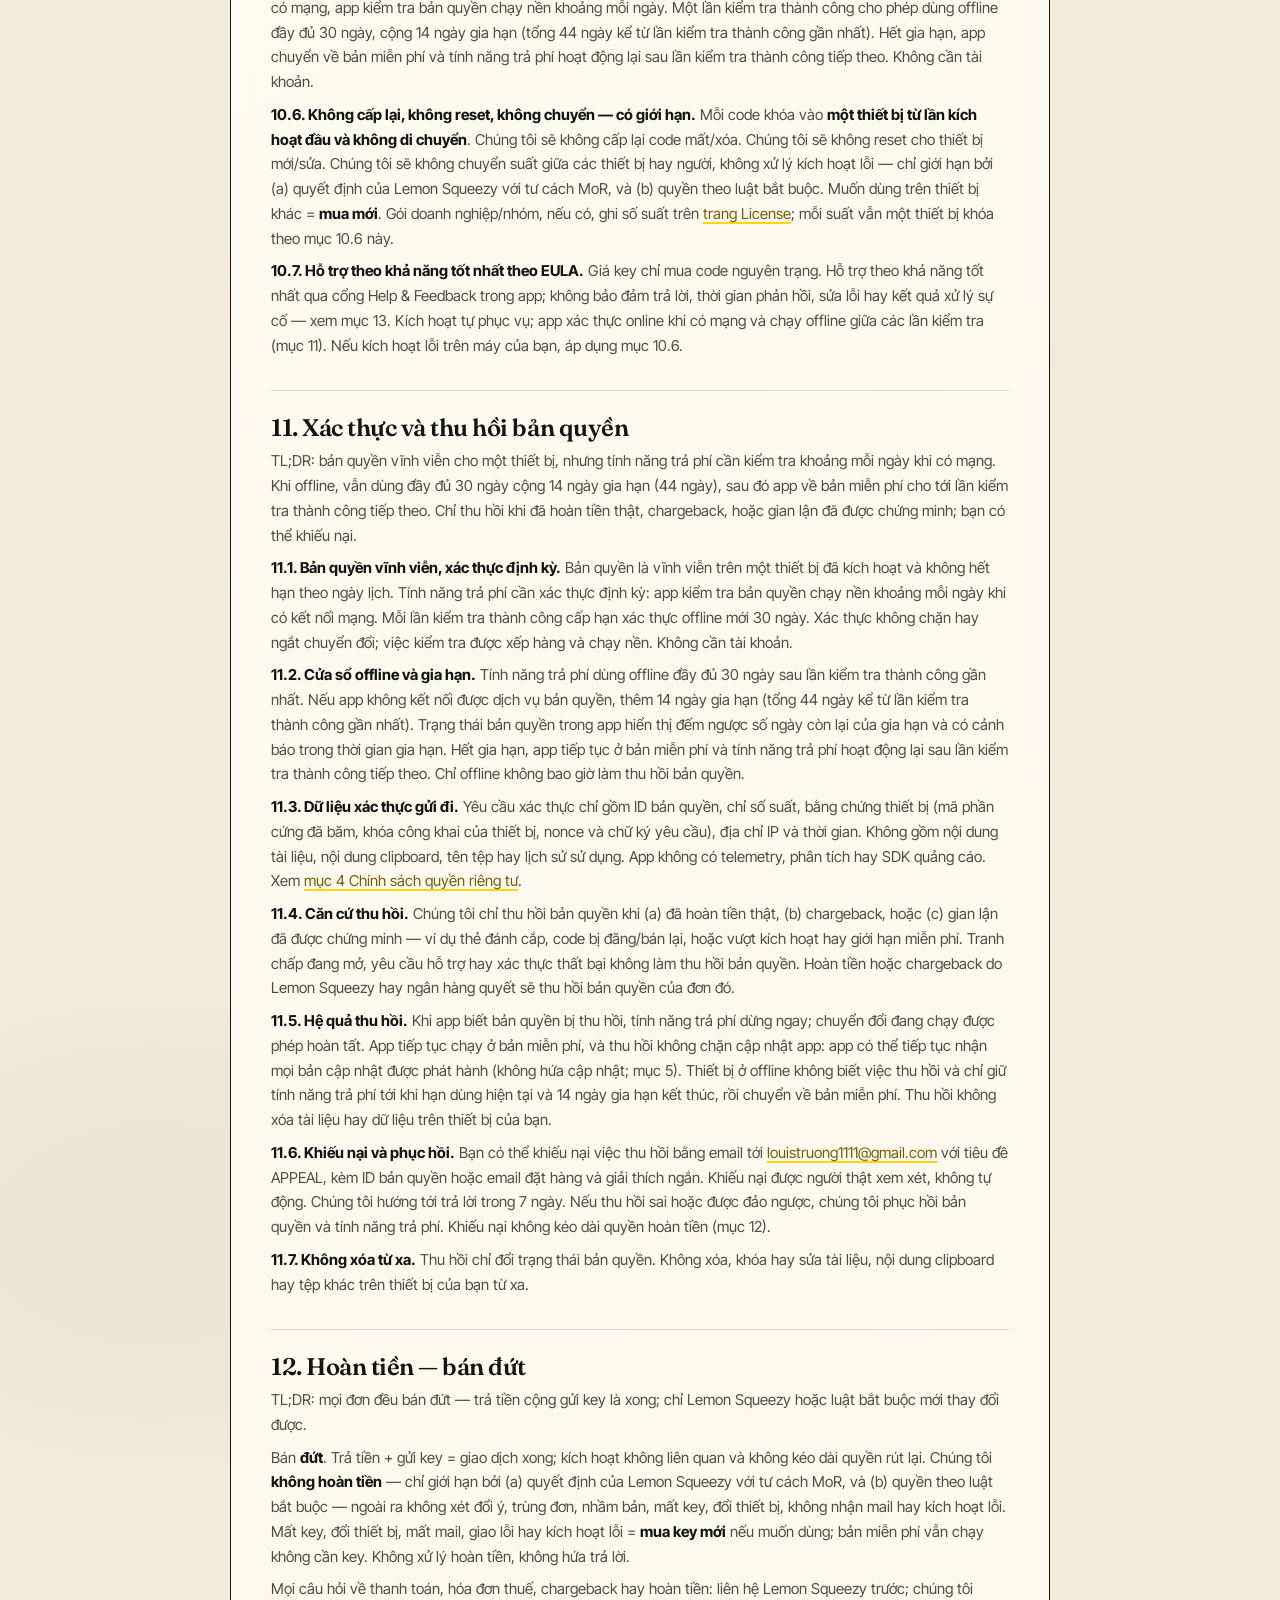
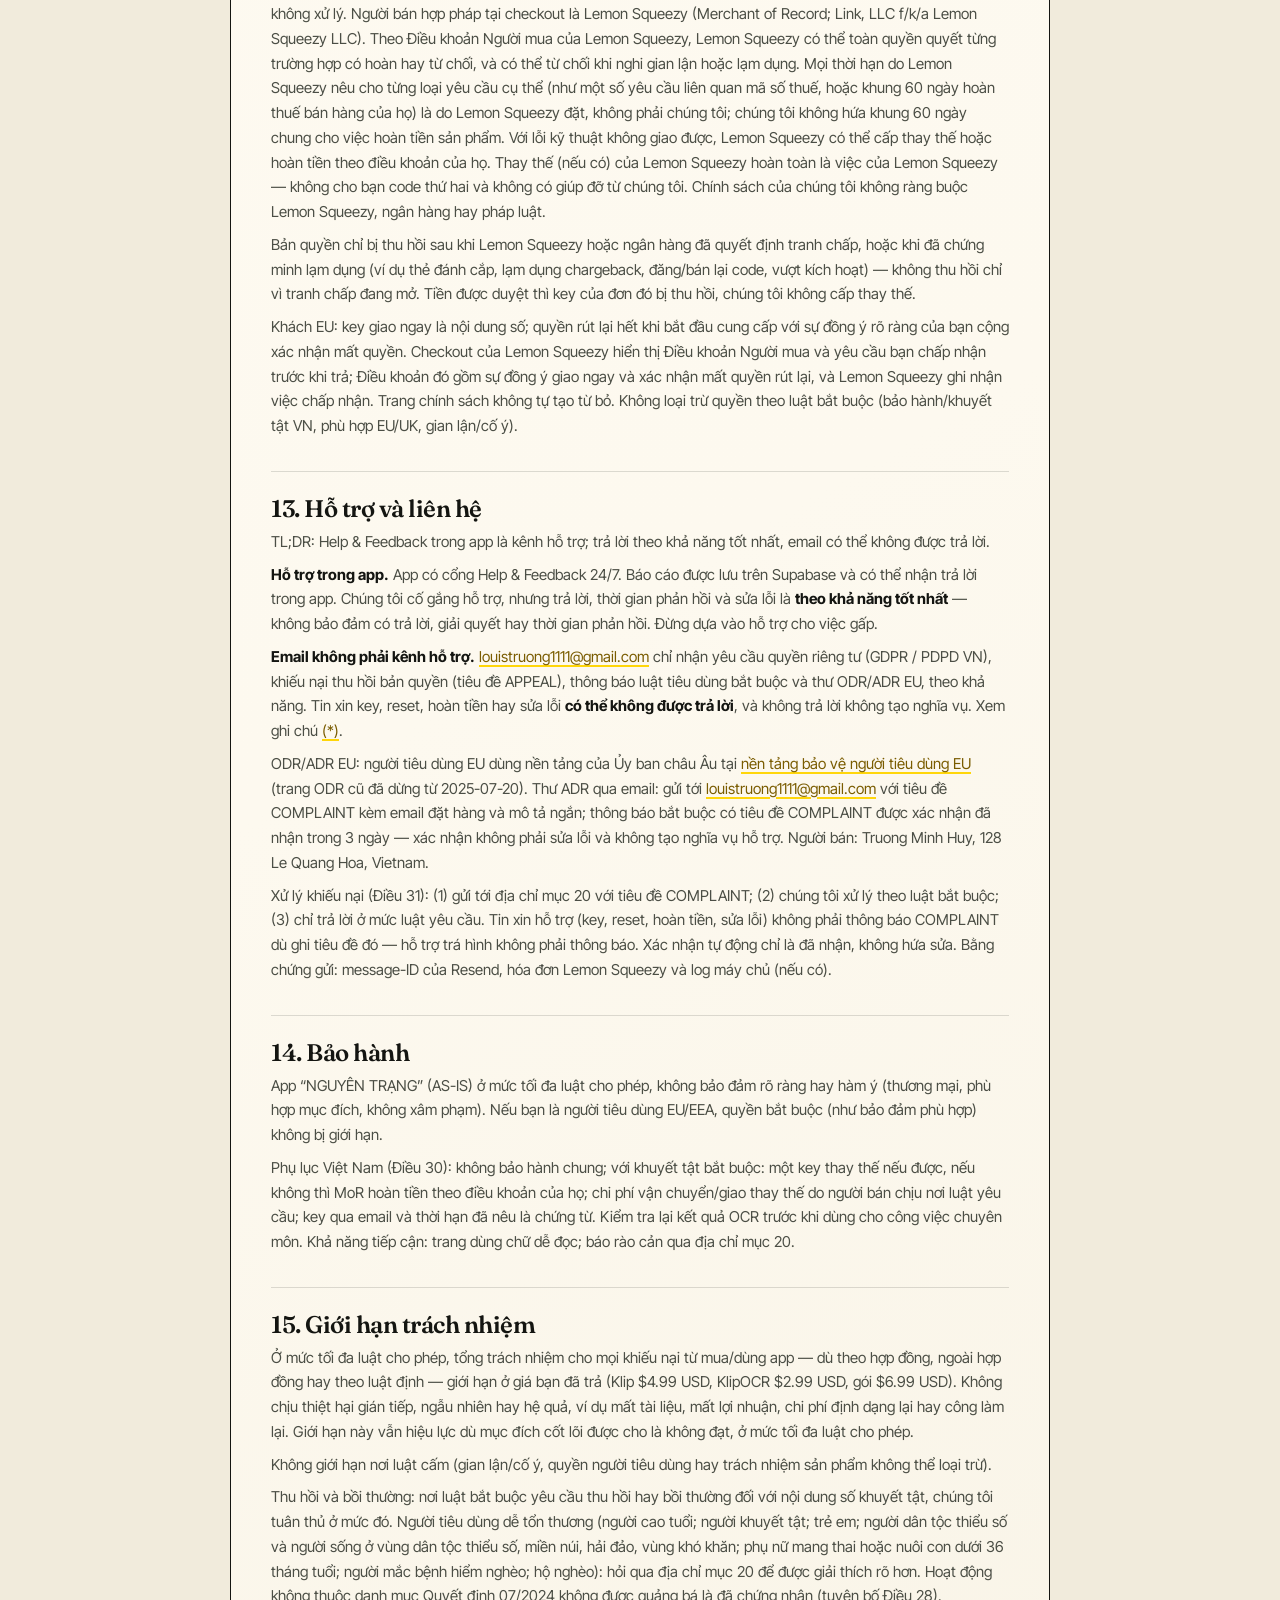
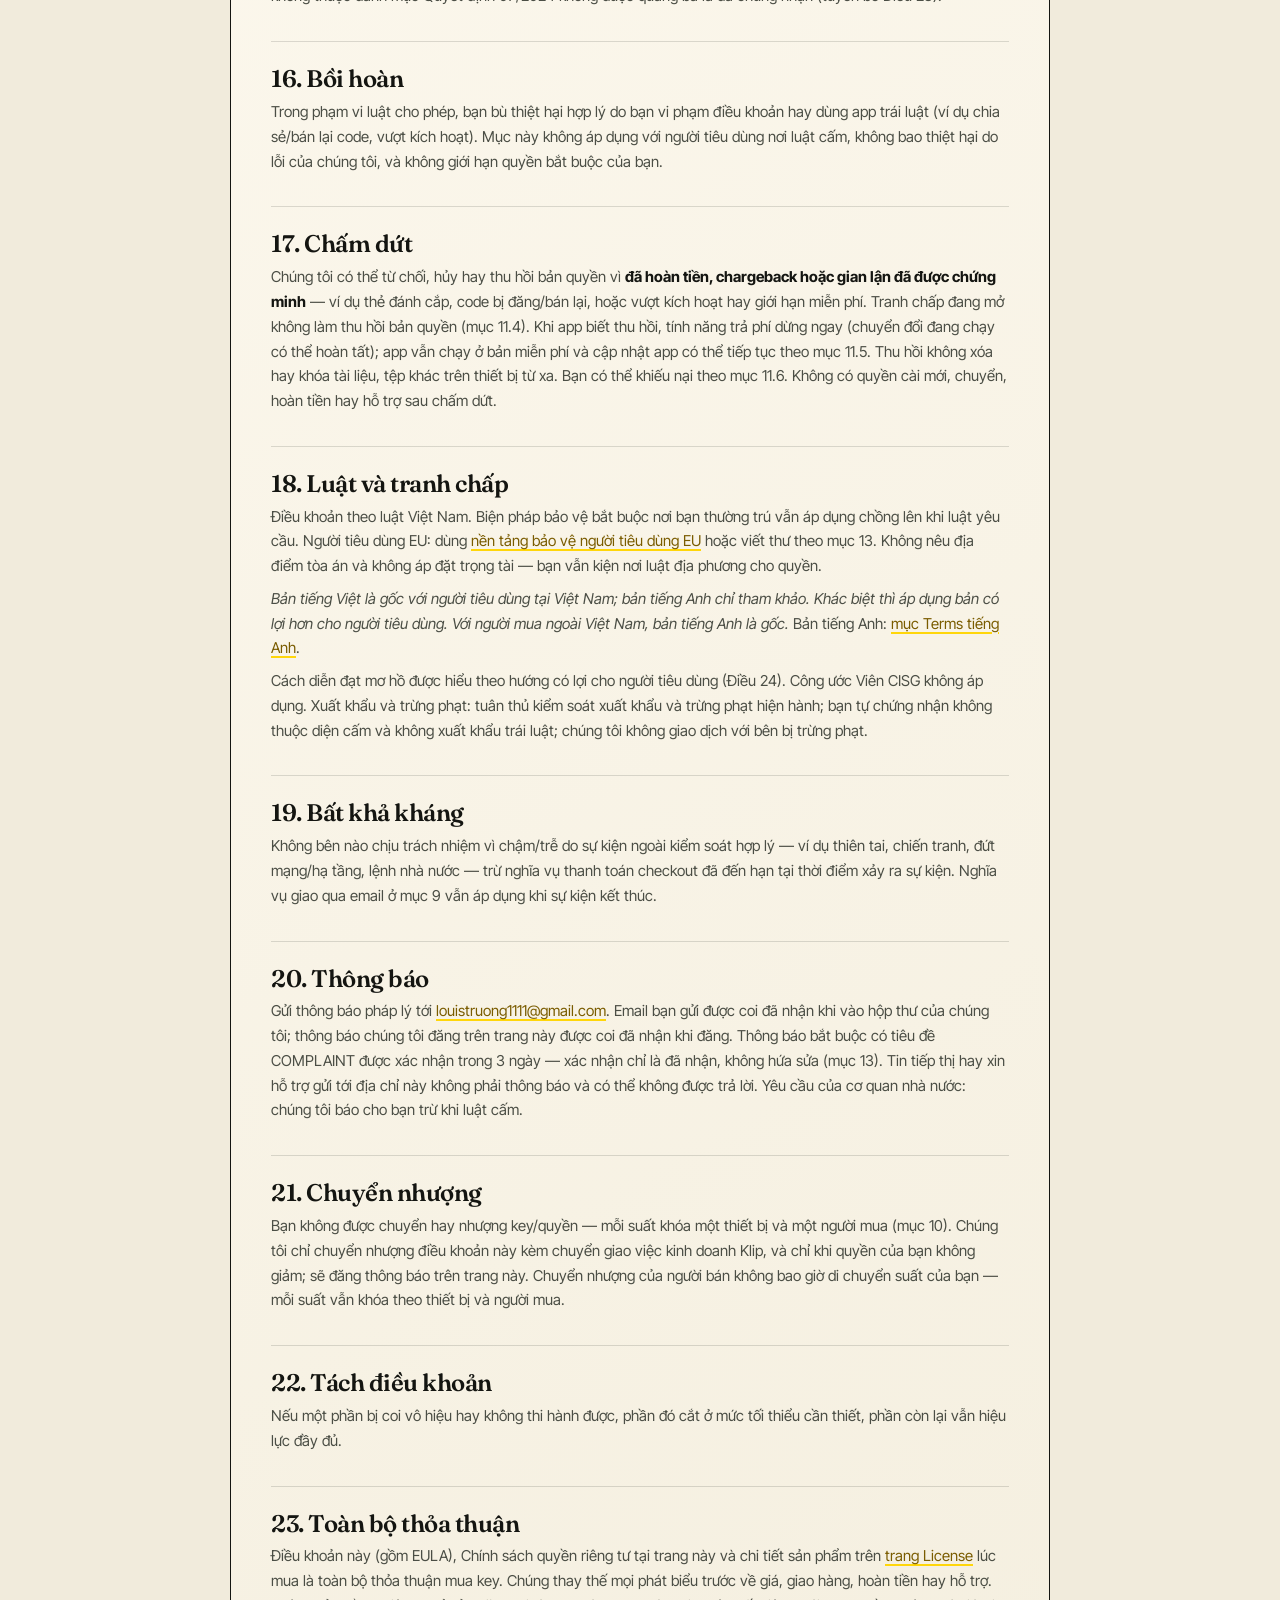
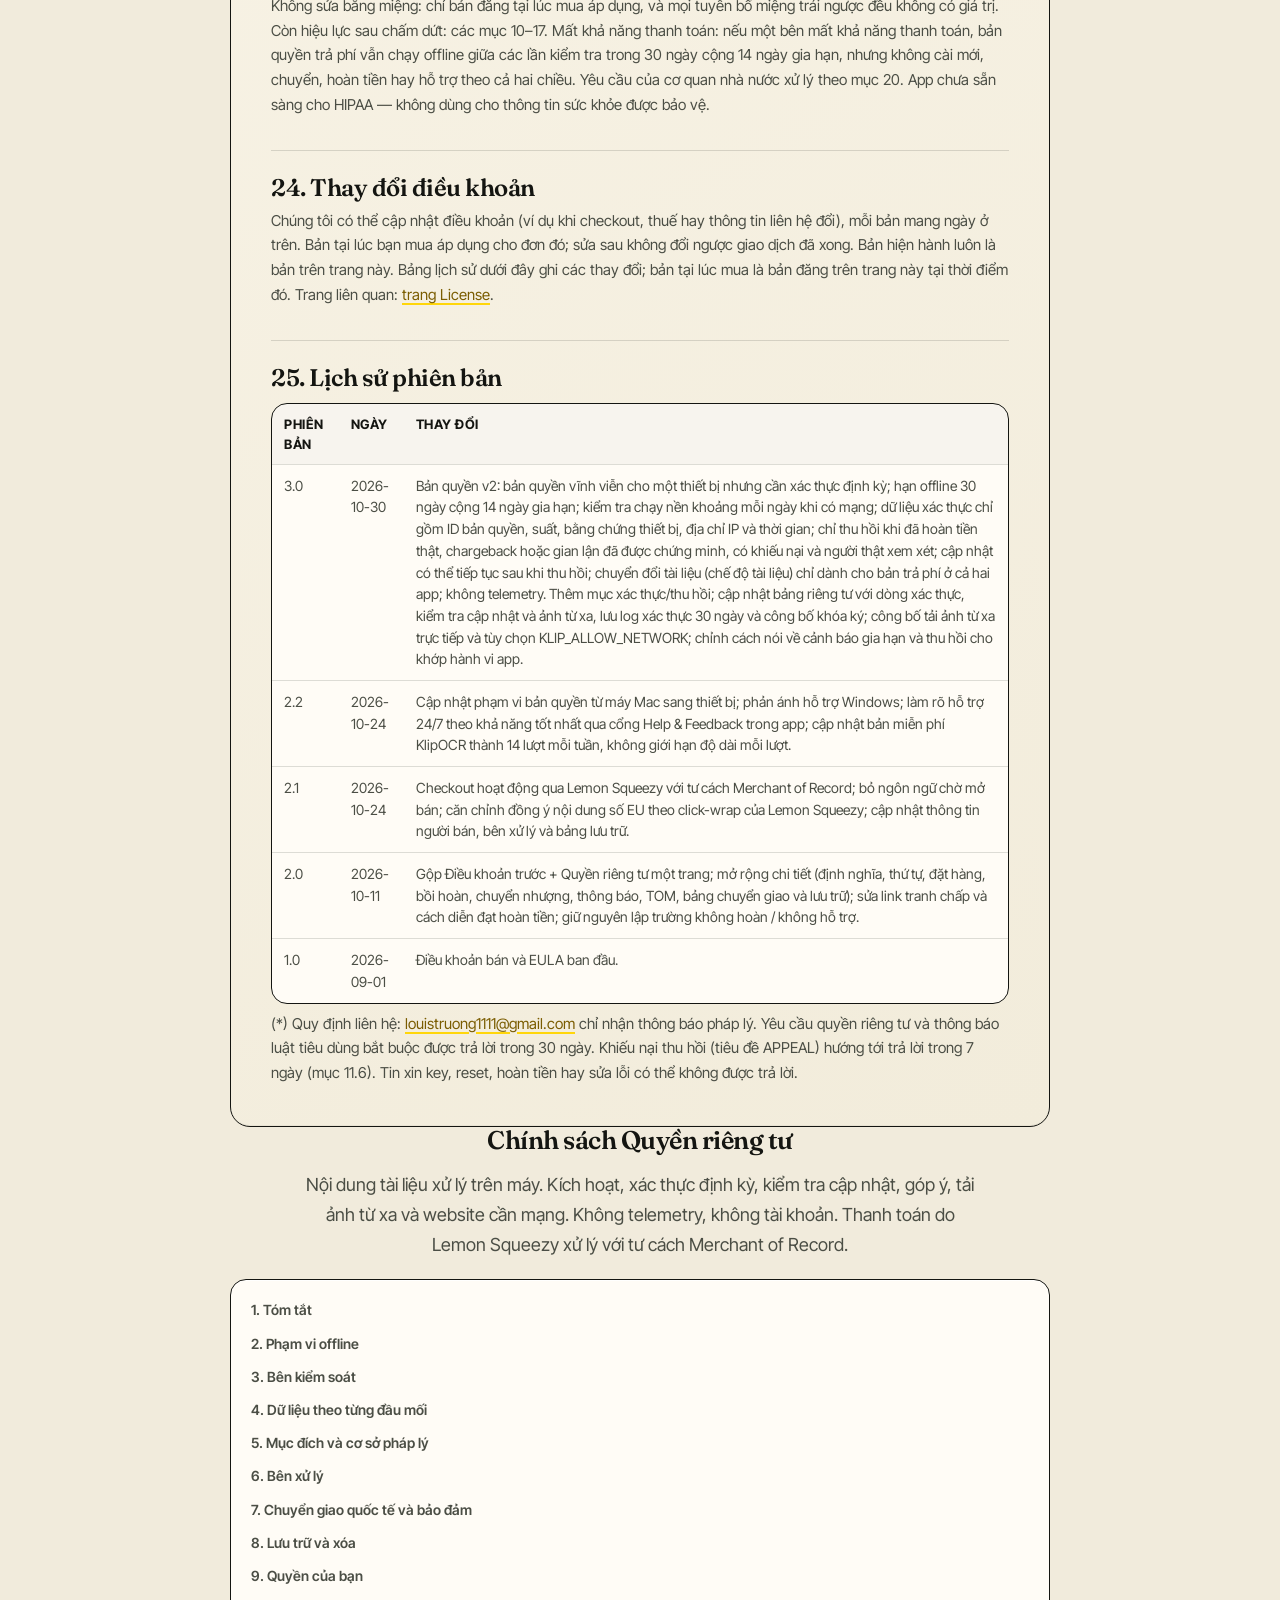
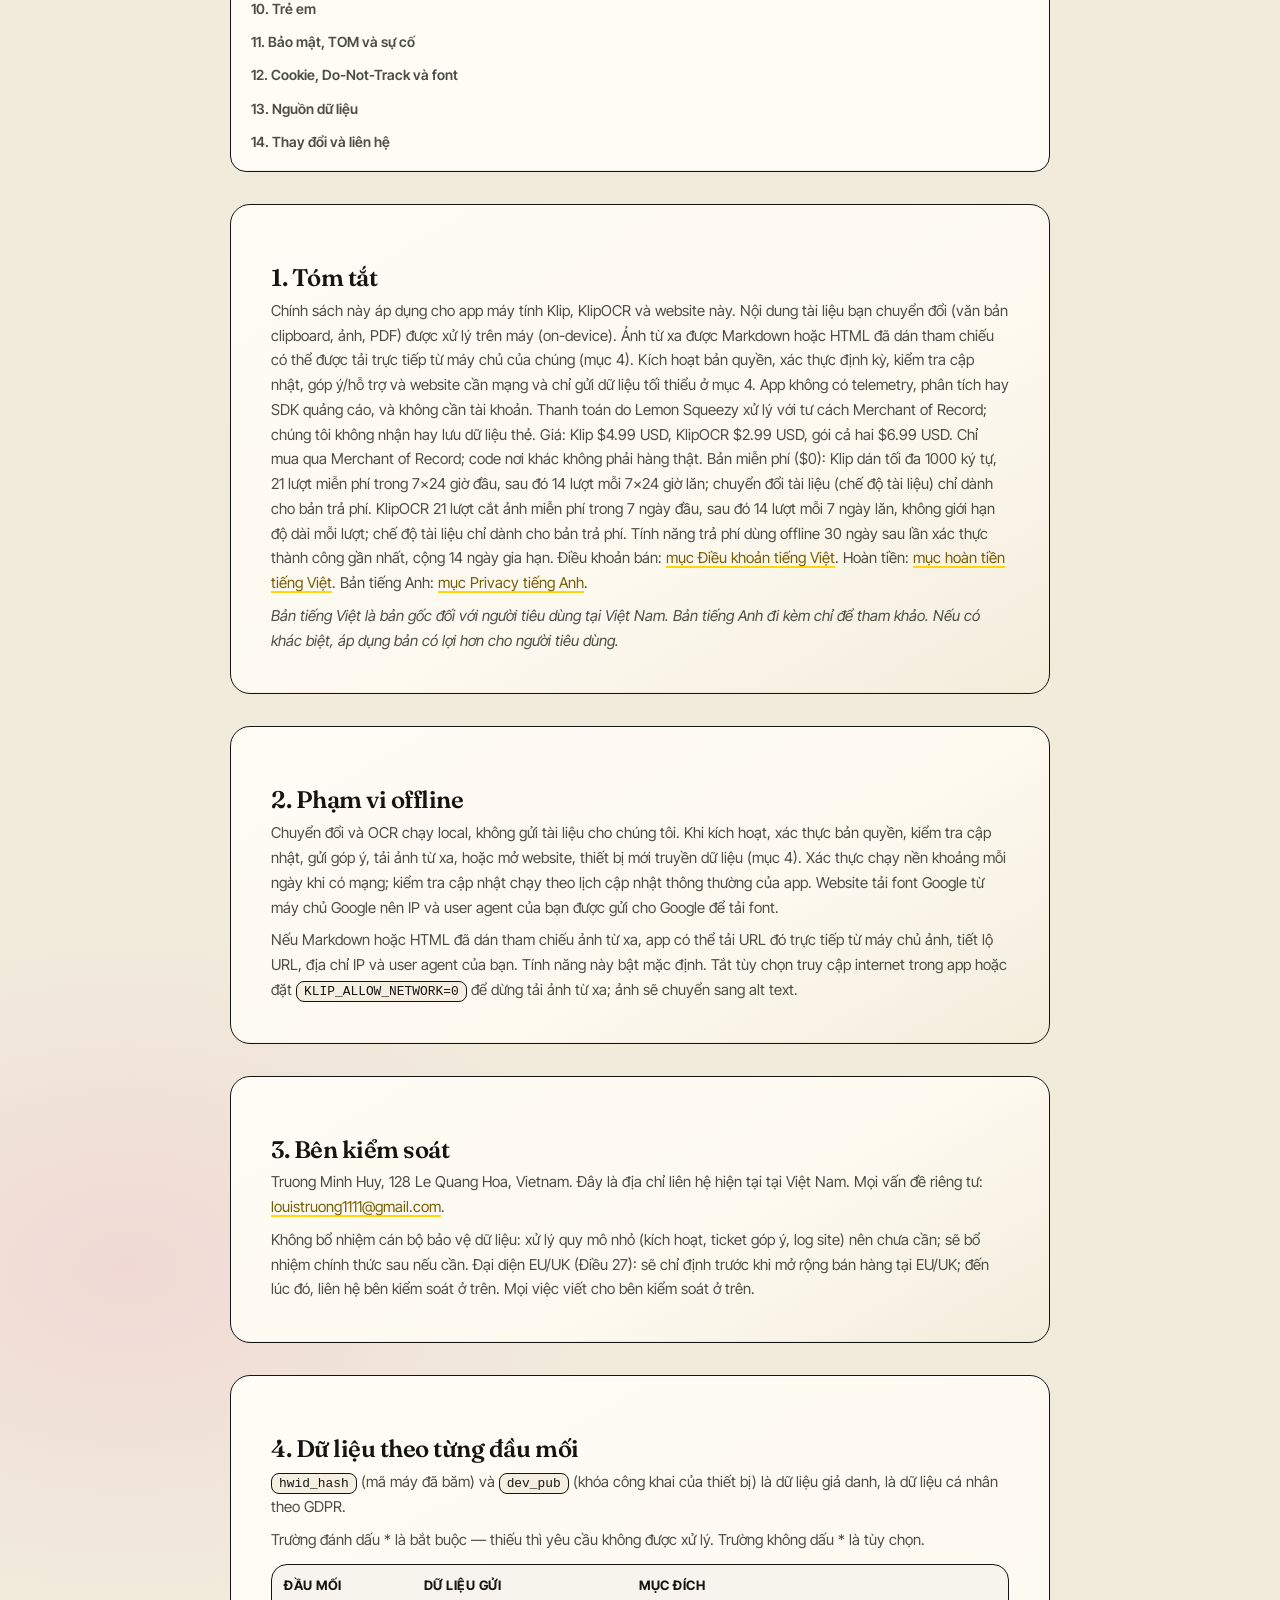
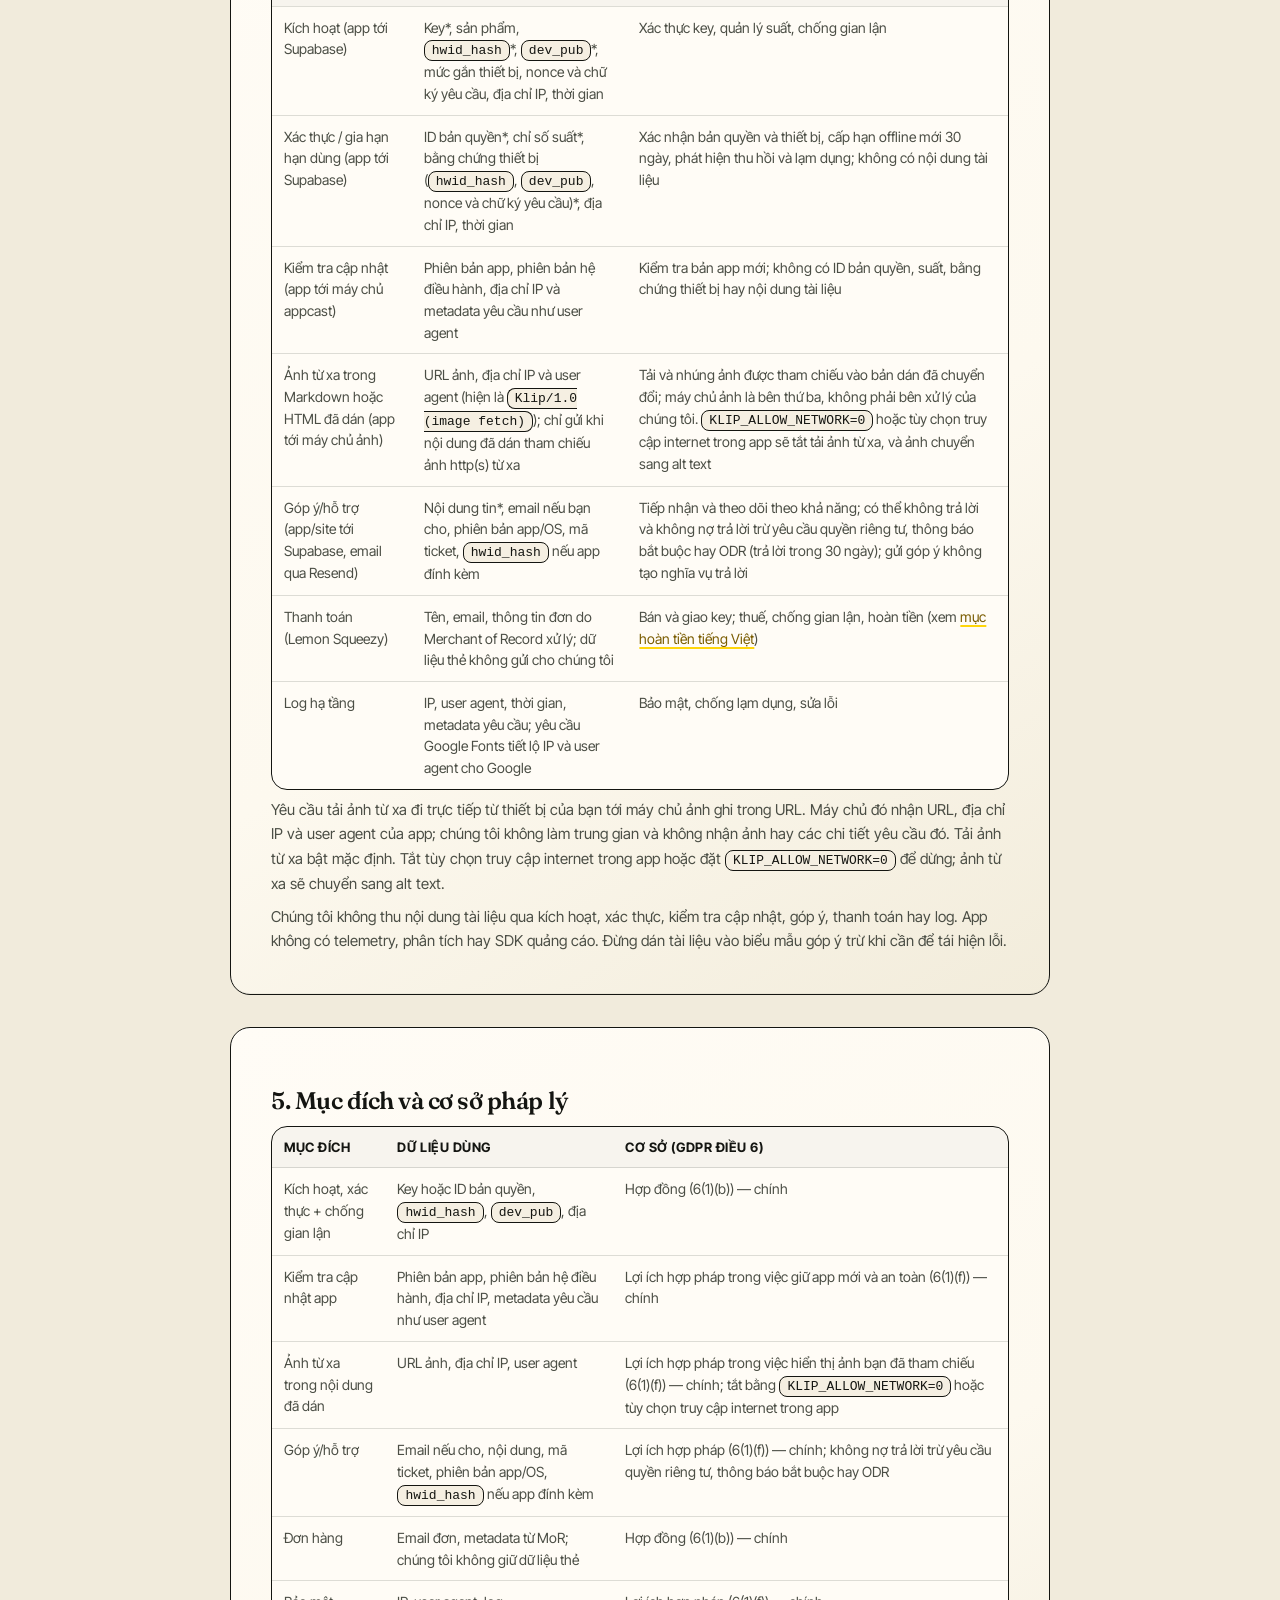
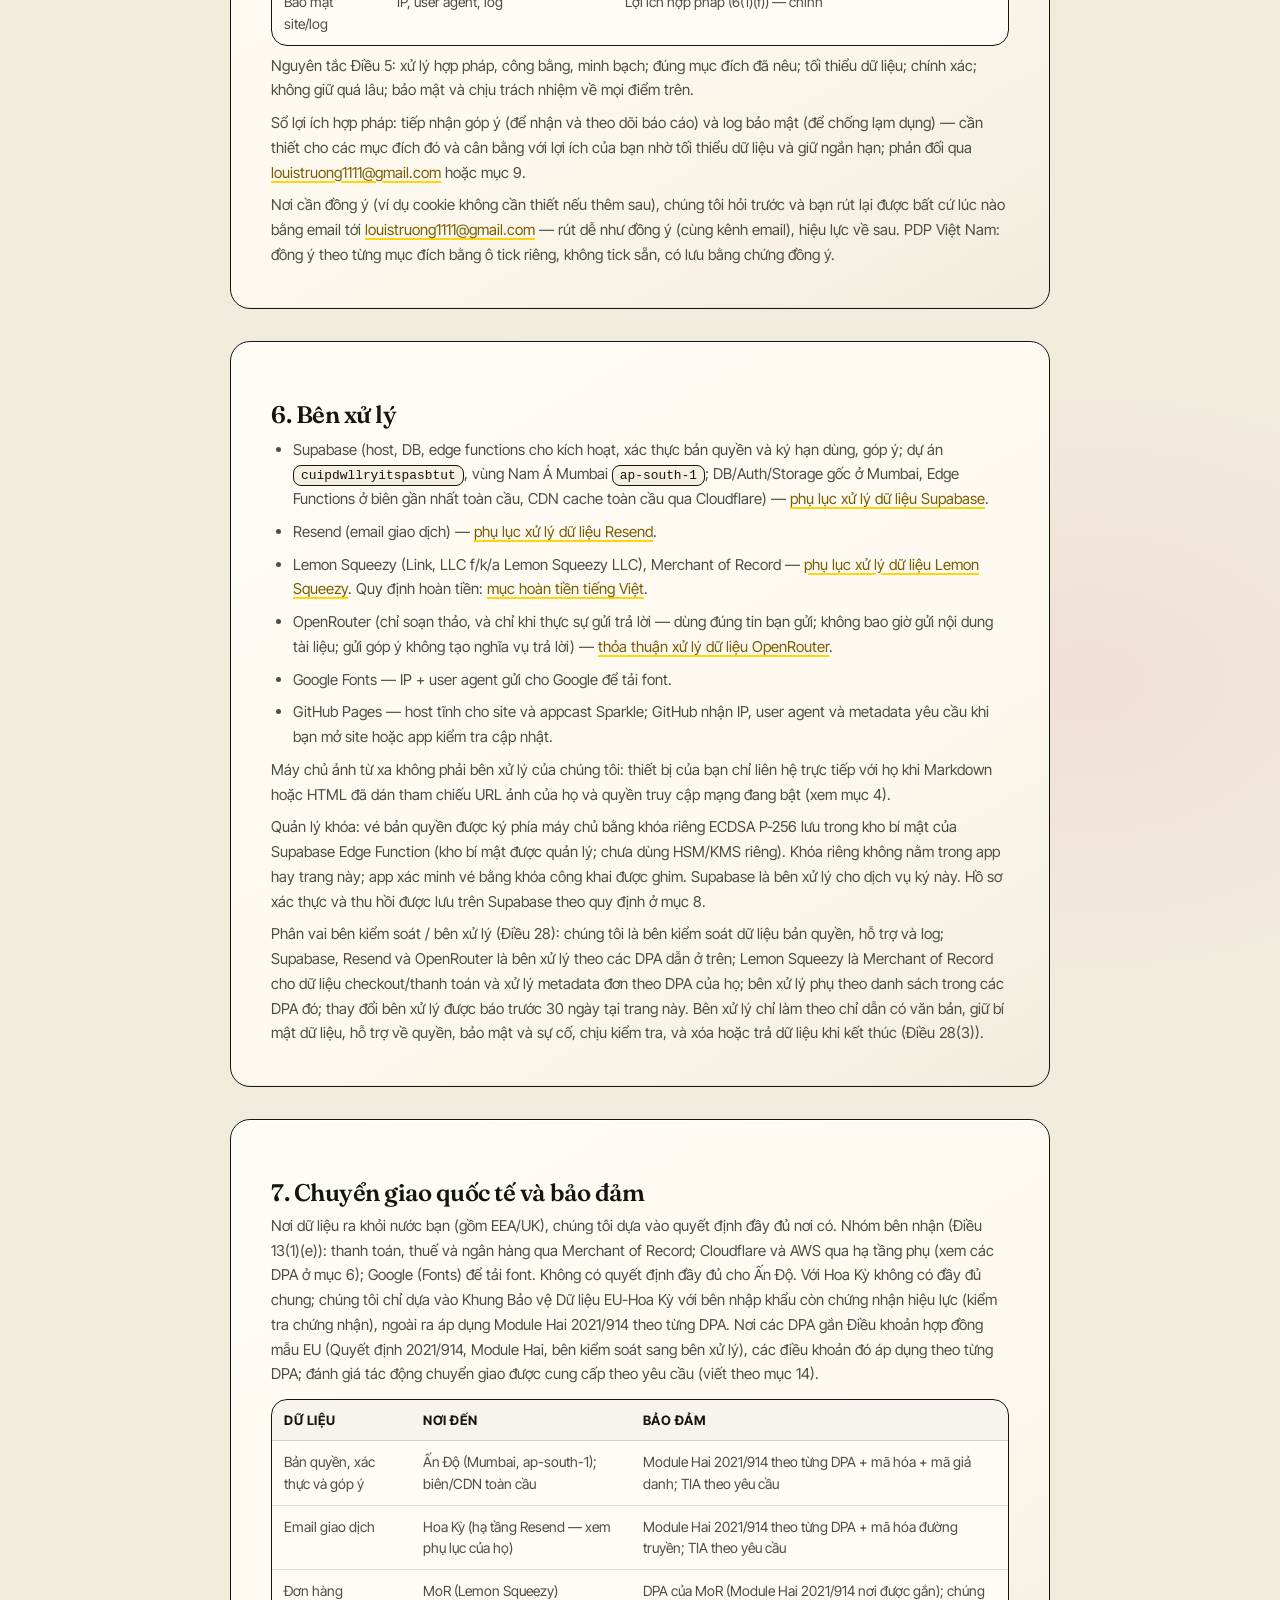
<file: terms-vi.html>
<!DOCTYPE html><html lang="vi"><head><meta charset="UTF-8">
<meta http-equiv="refresh" content="0;url=terms.html#vi-terms">
<link rel="canonical" href="terms.html#vi-terms">
<meta name="robots" content="noindex,nofollow">
<title>Moved — Klip</title></head>
<body><p>Moved to <a href="terms.html#vi-terms">Điều khoản &amp; Quyền riêng tư</a>.</p>
<script>location.replace("terms.html#vi-terms");</script></body></html>
</file>
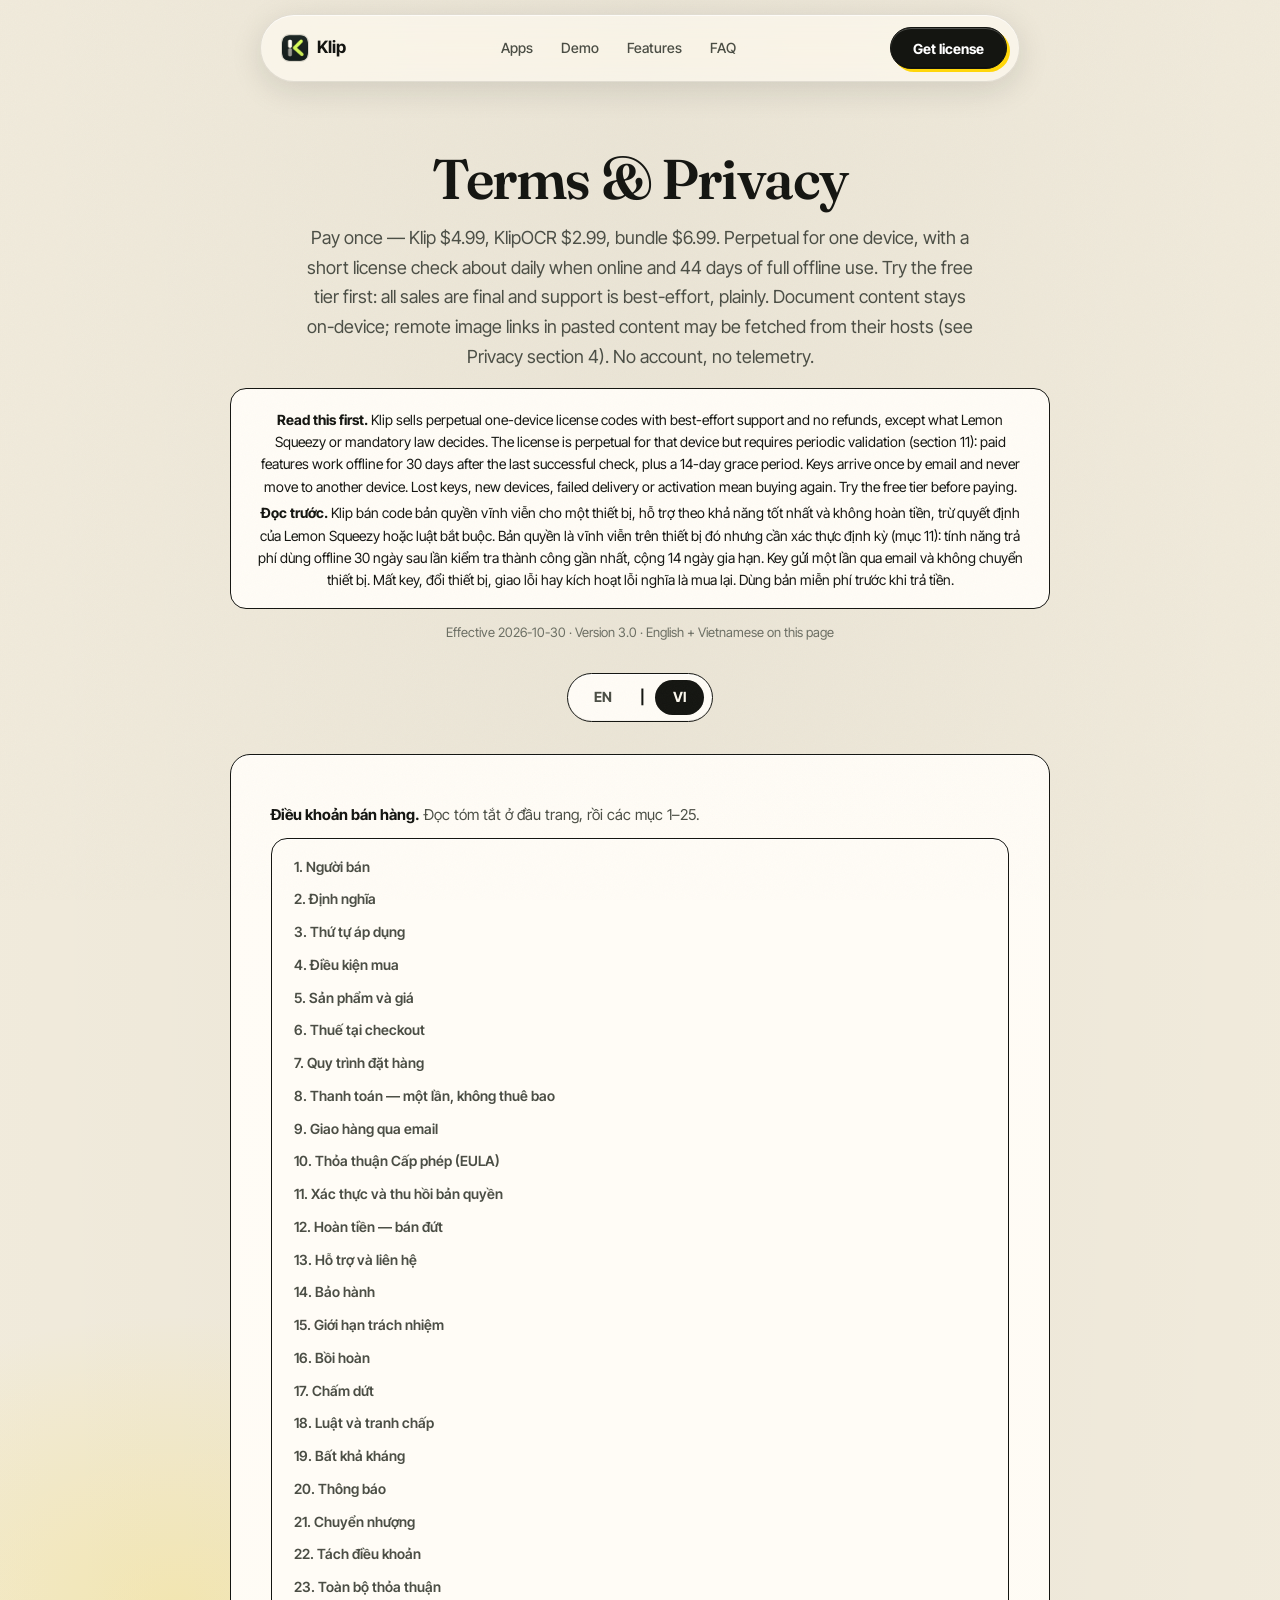
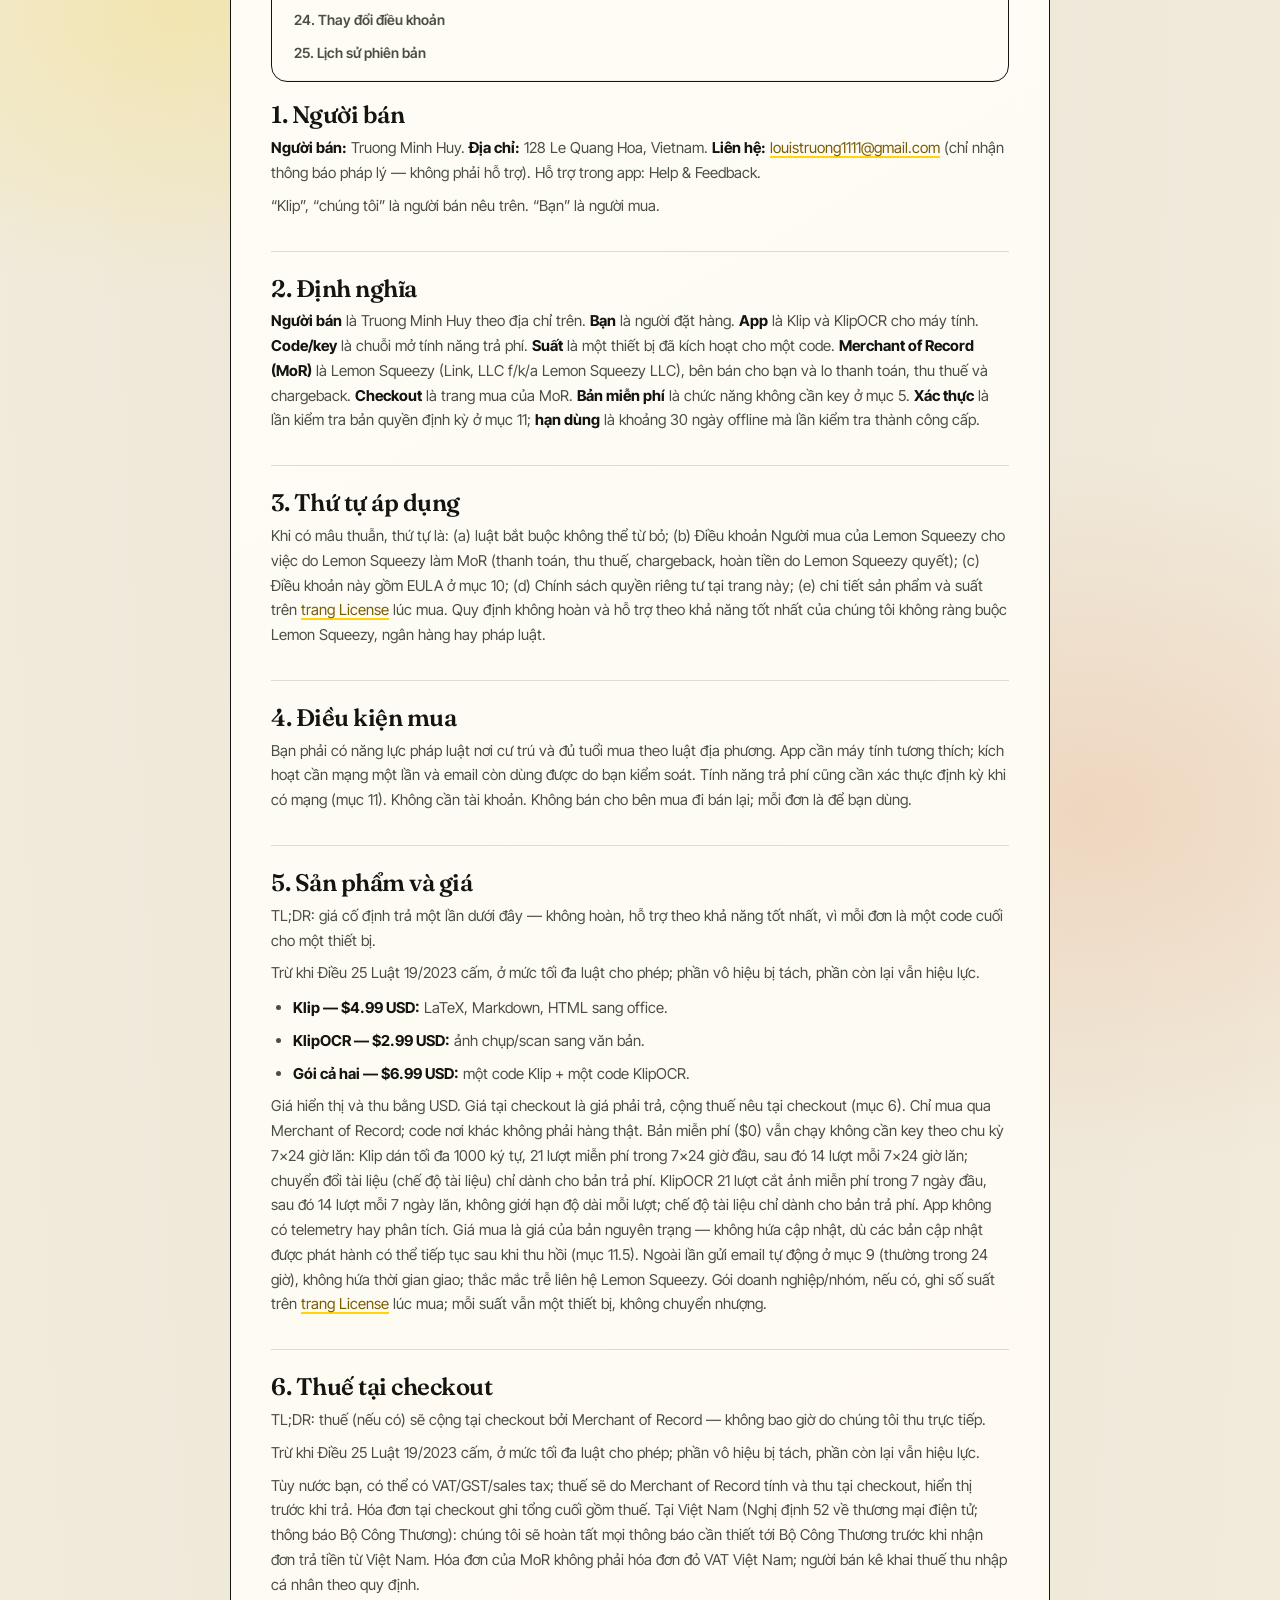
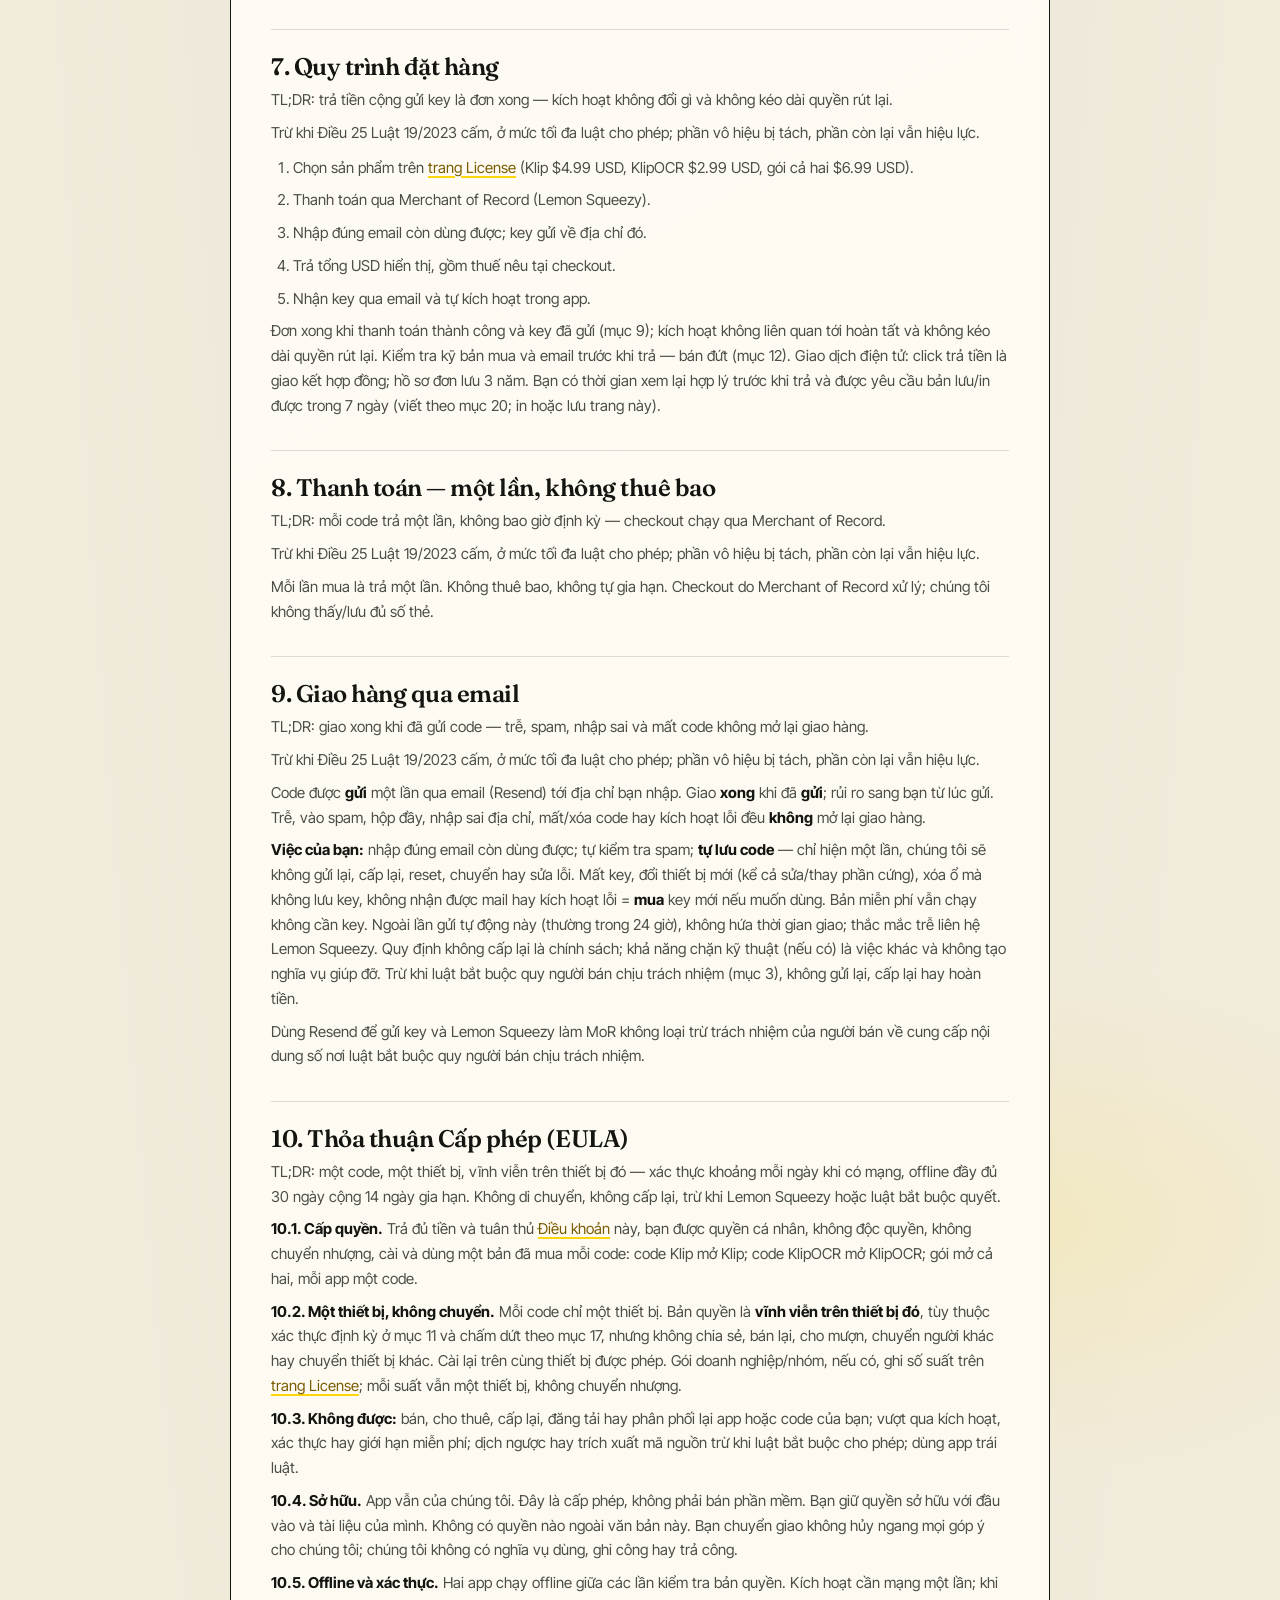
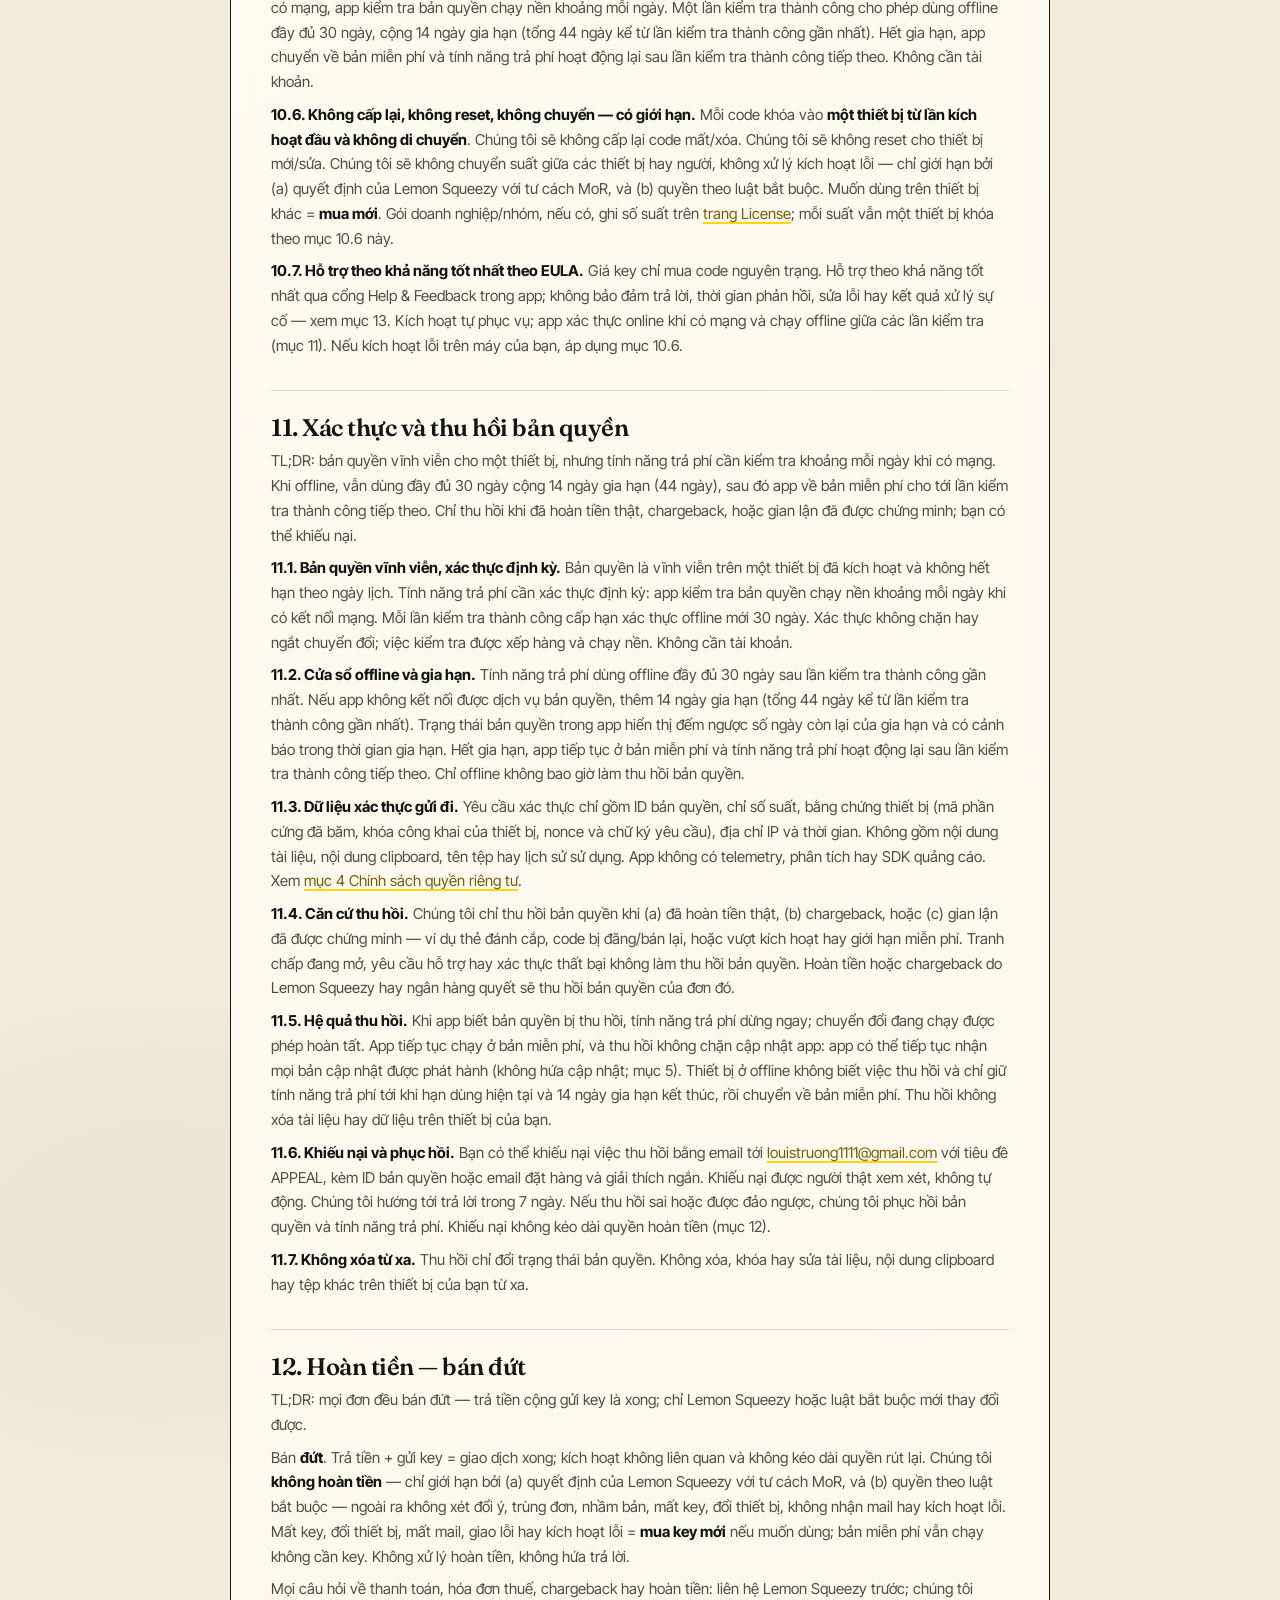
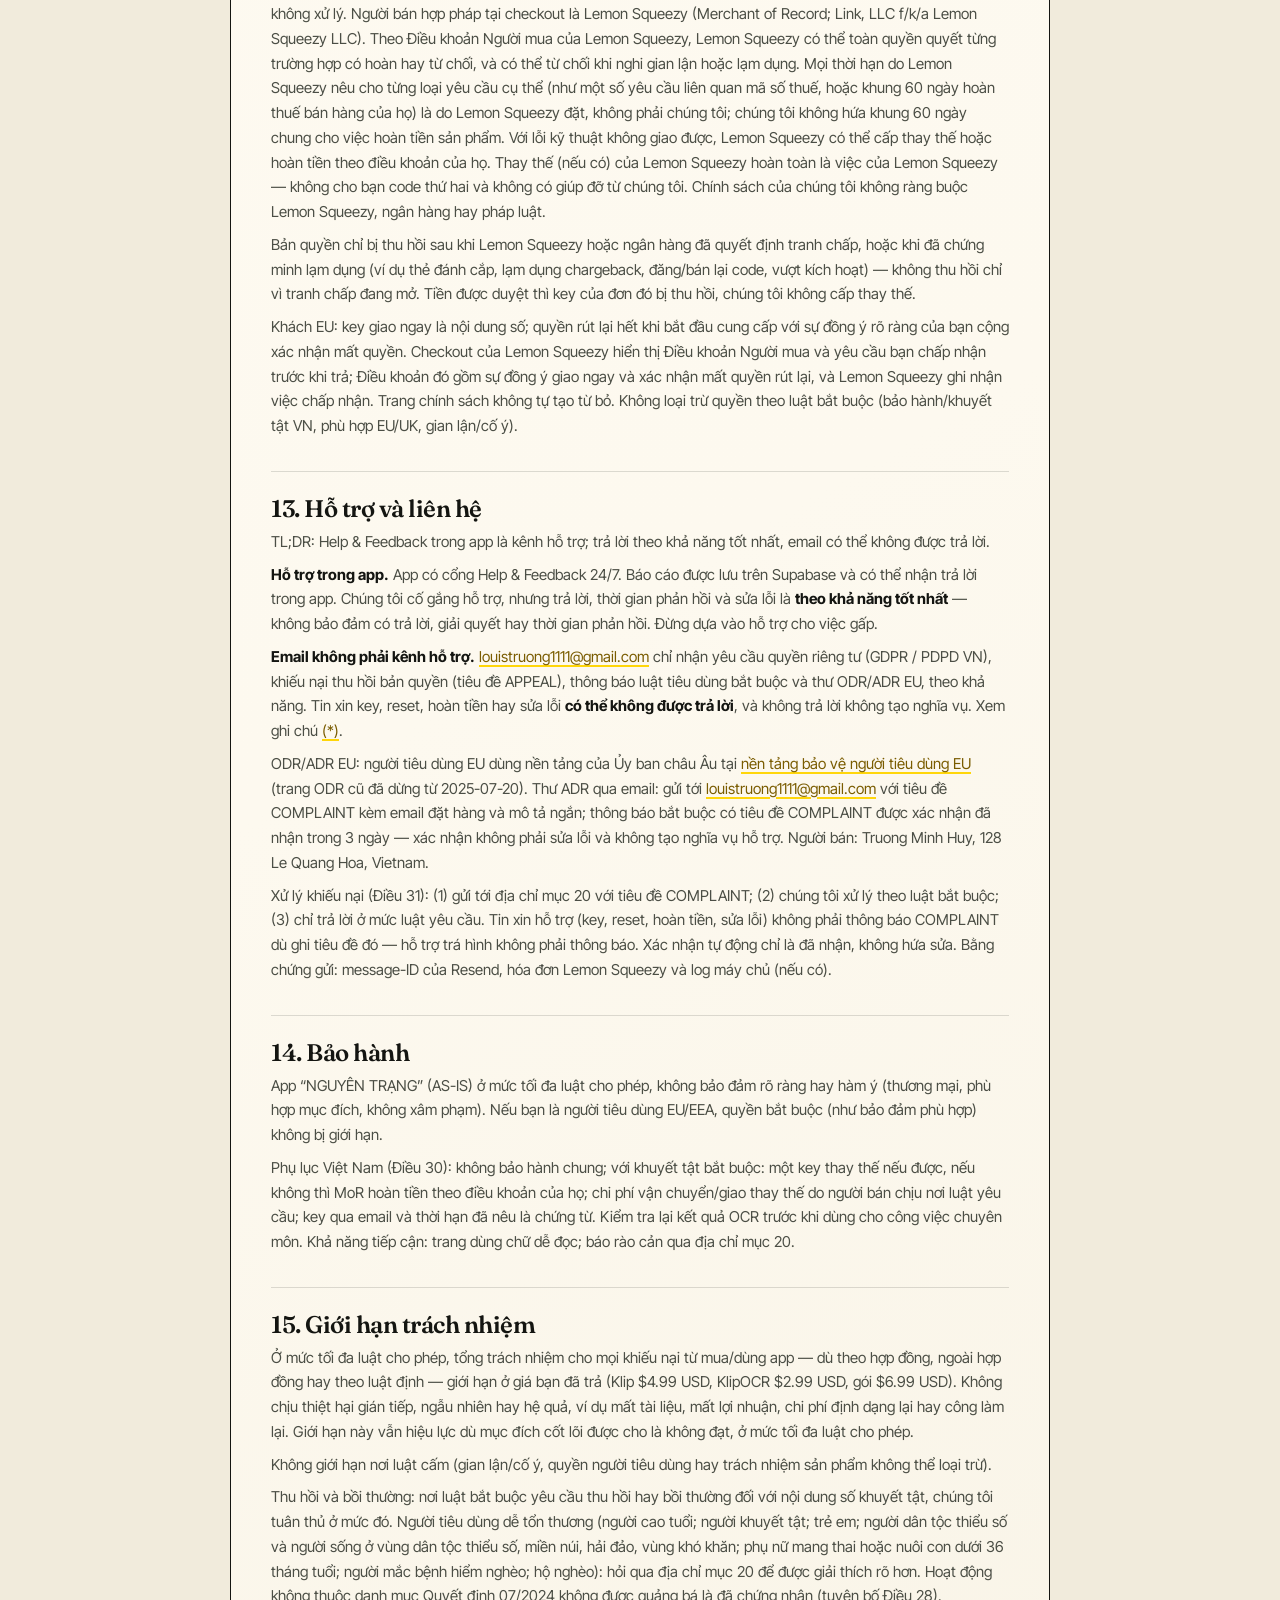
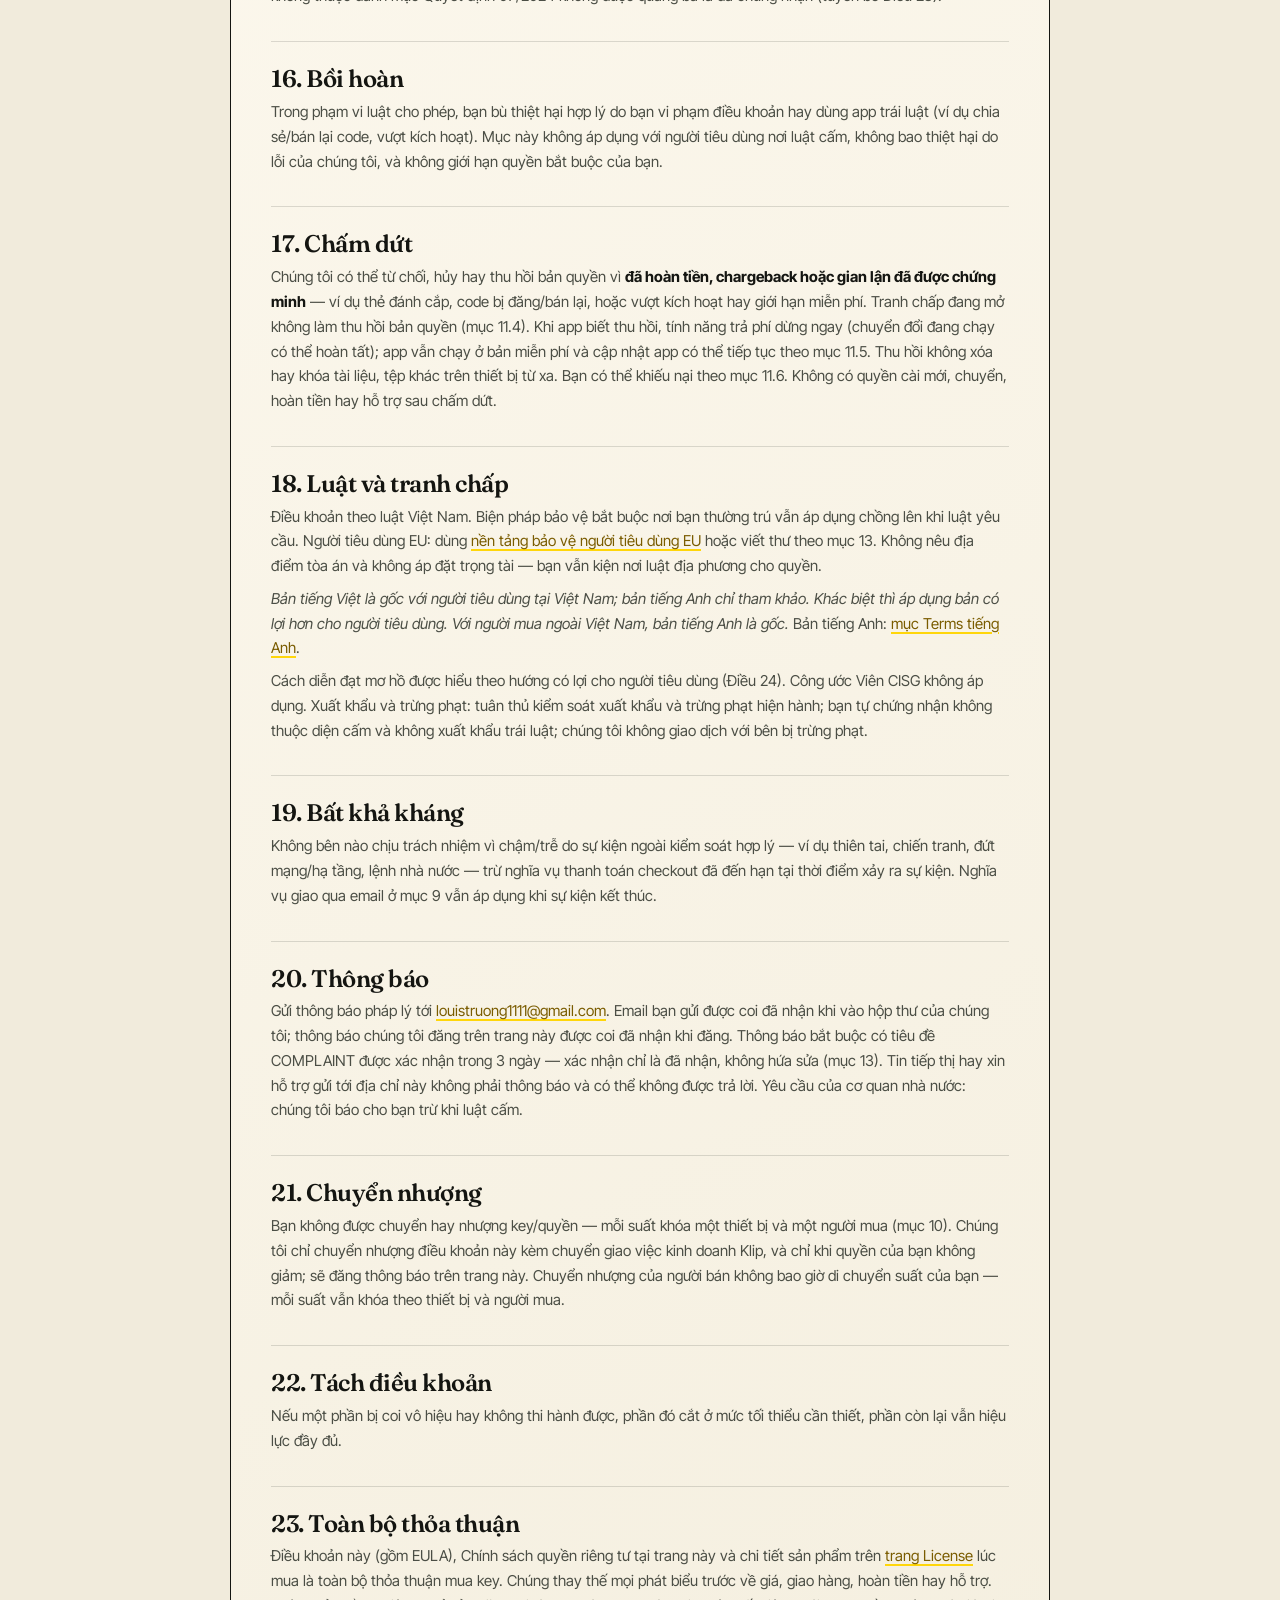
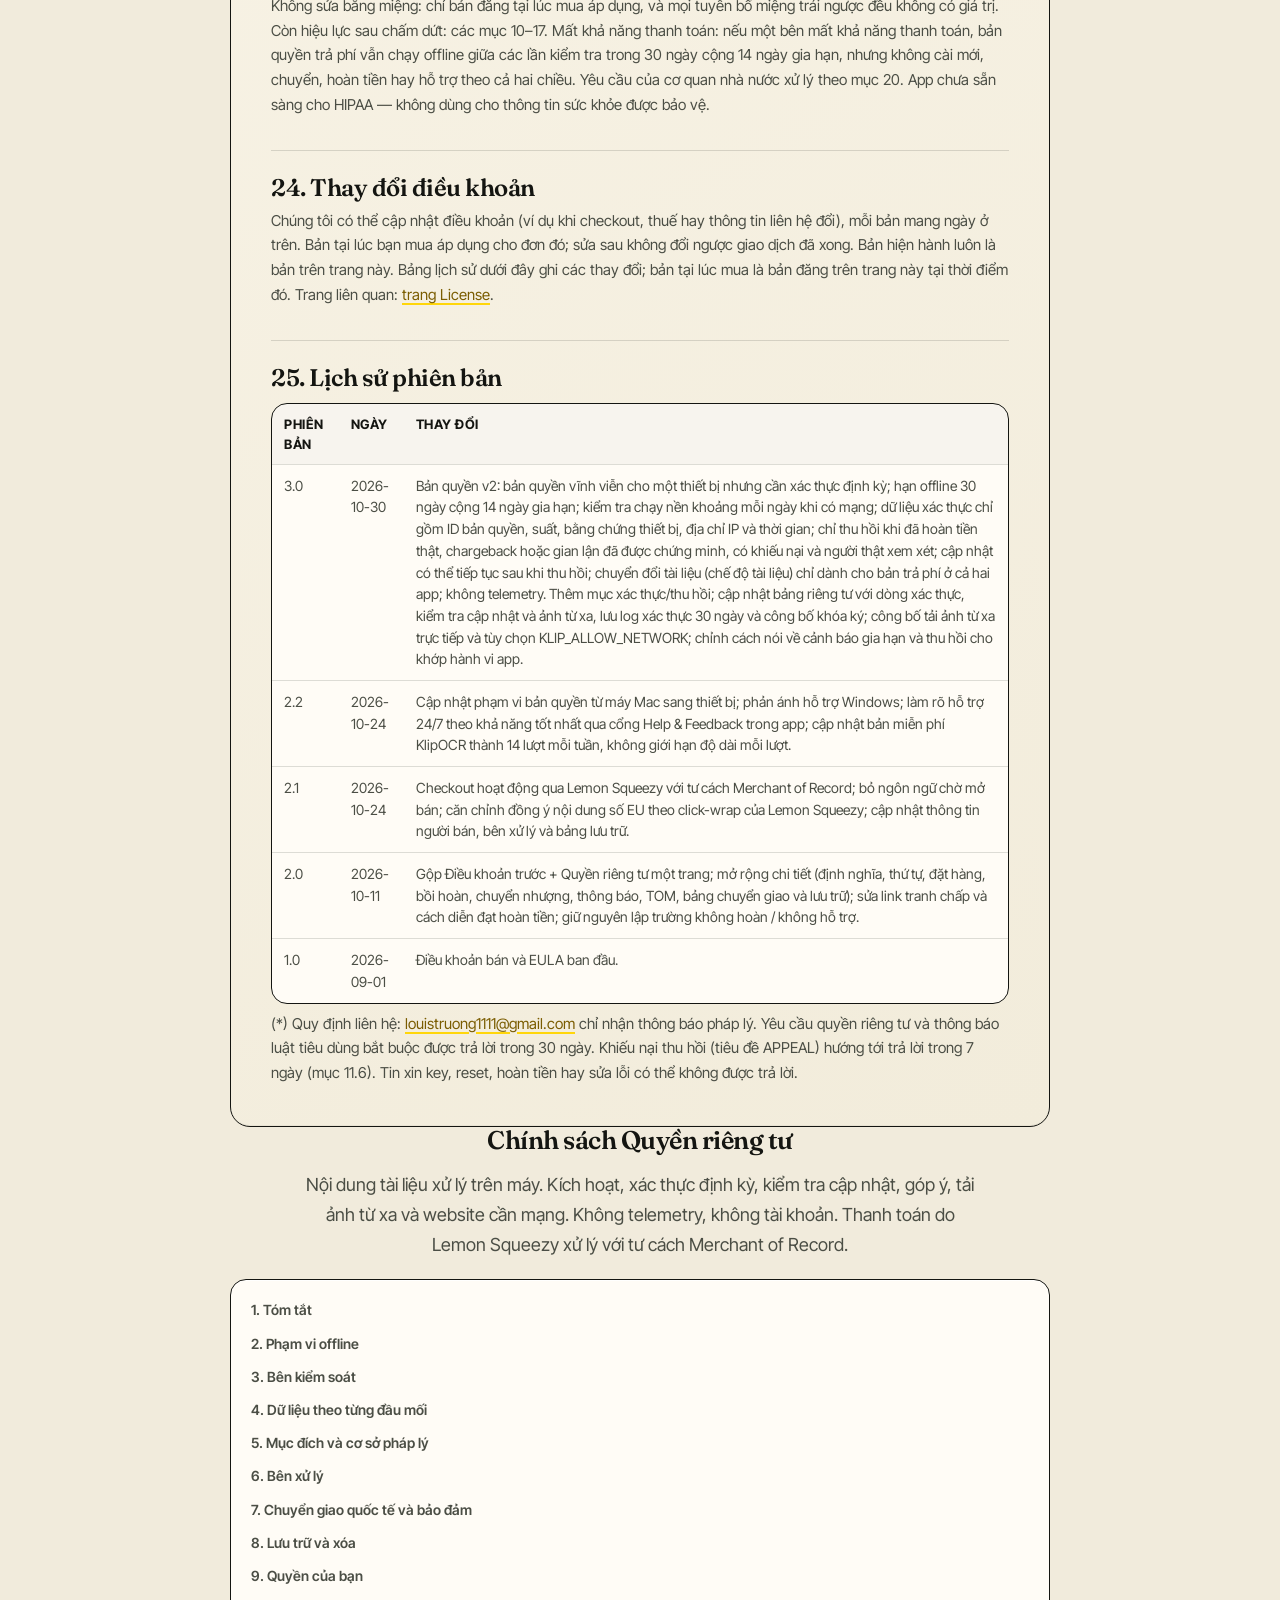
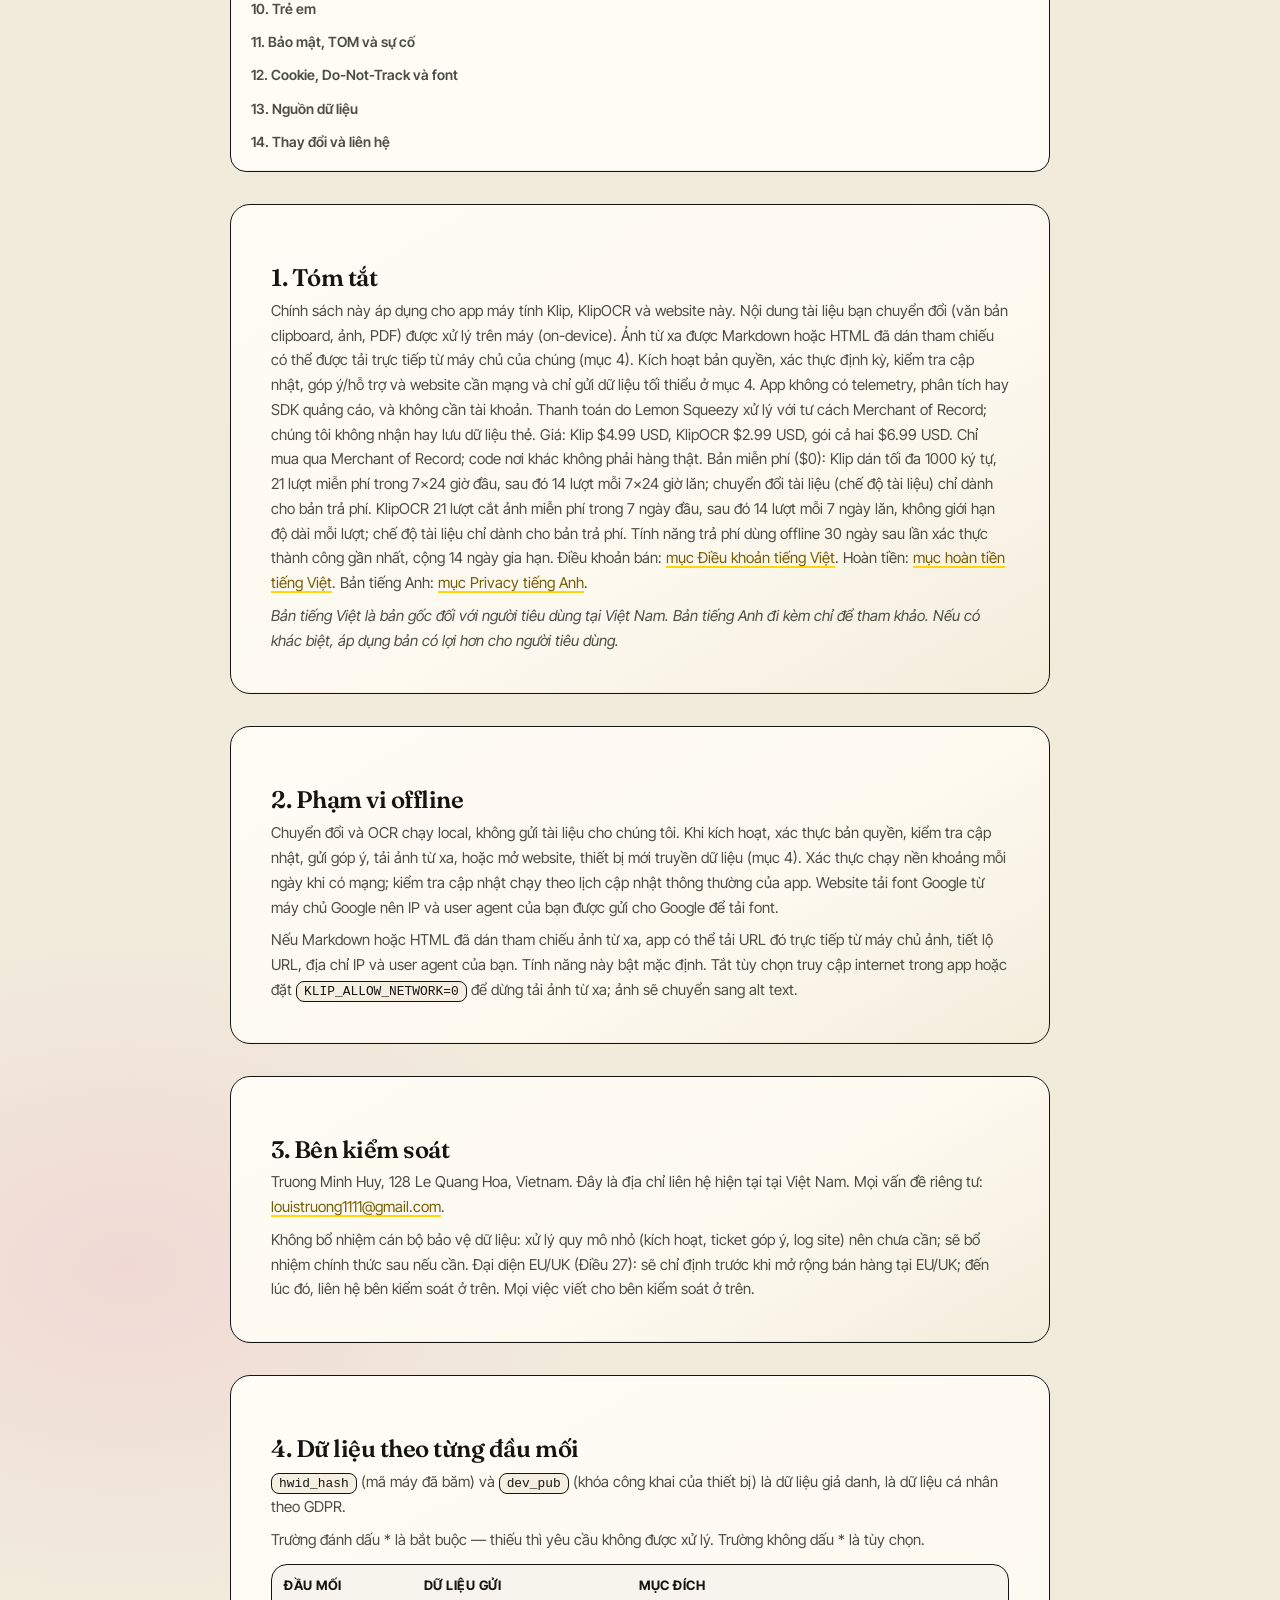
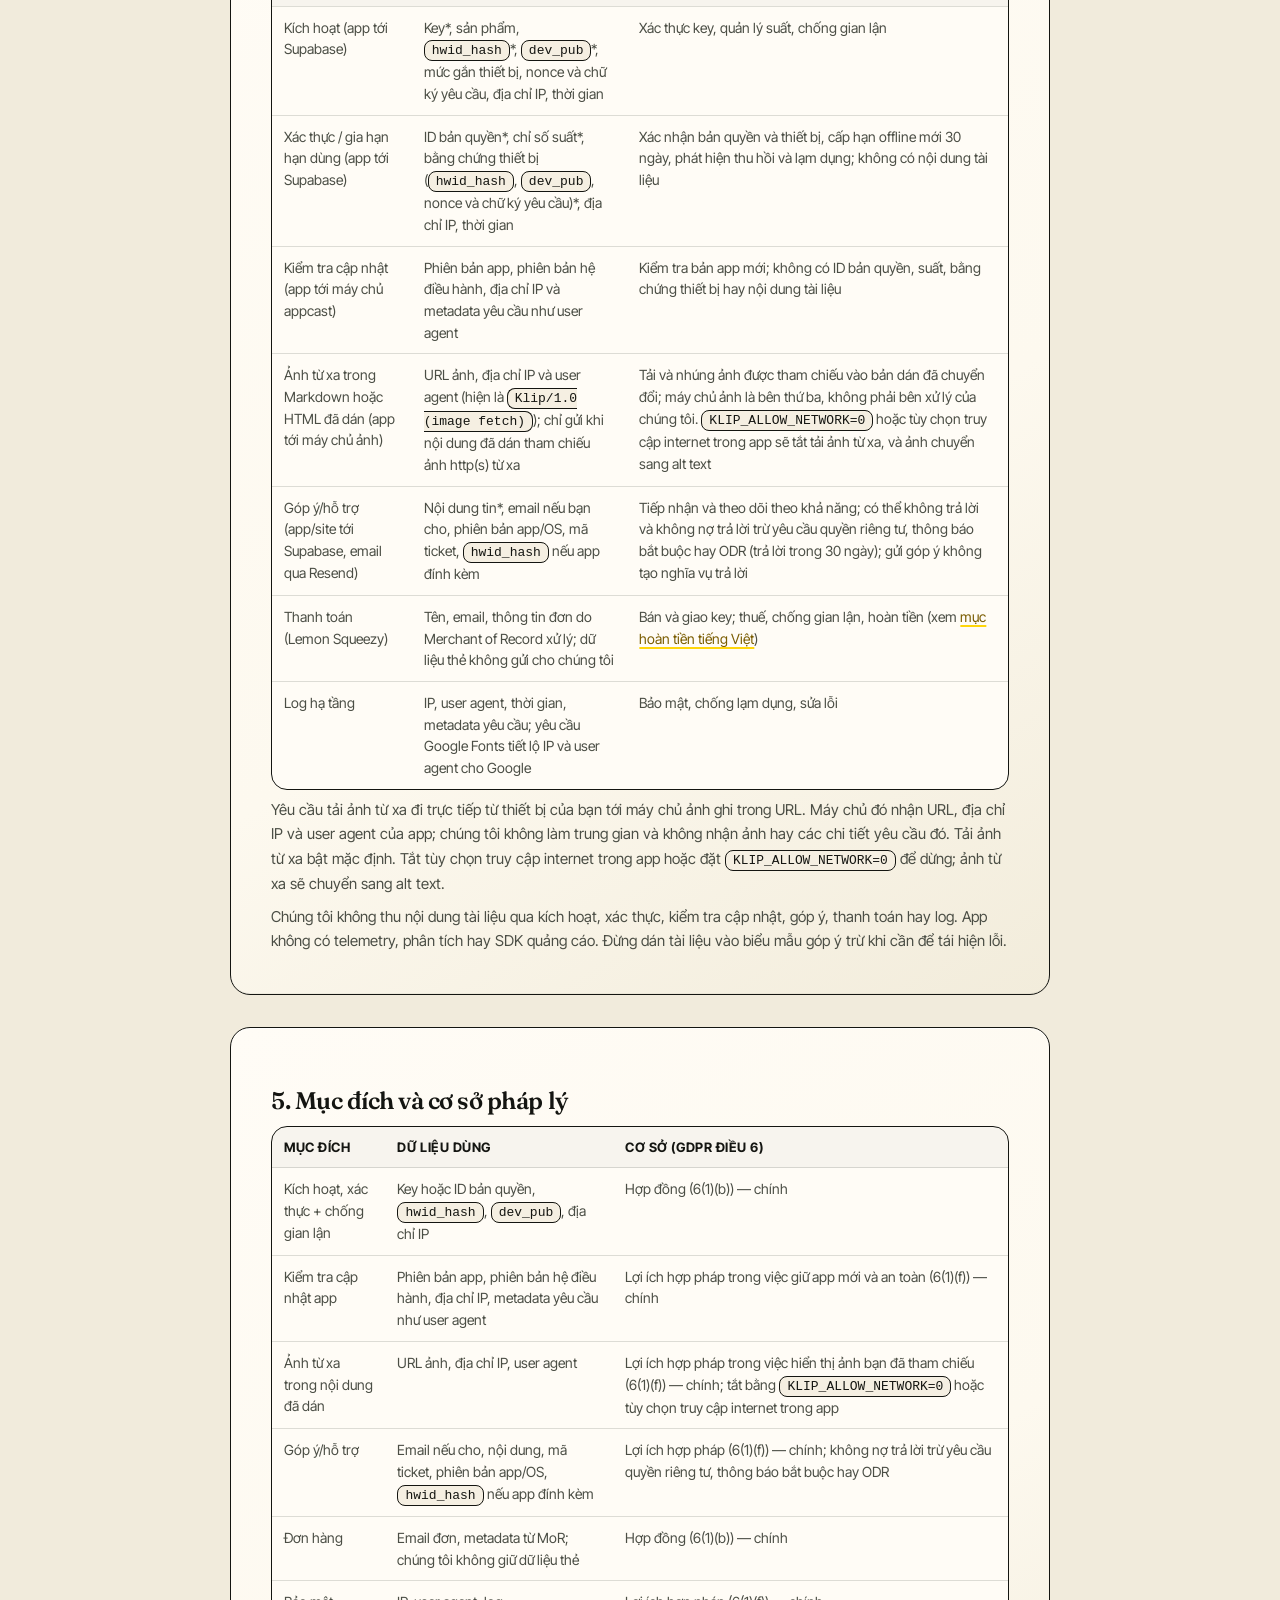
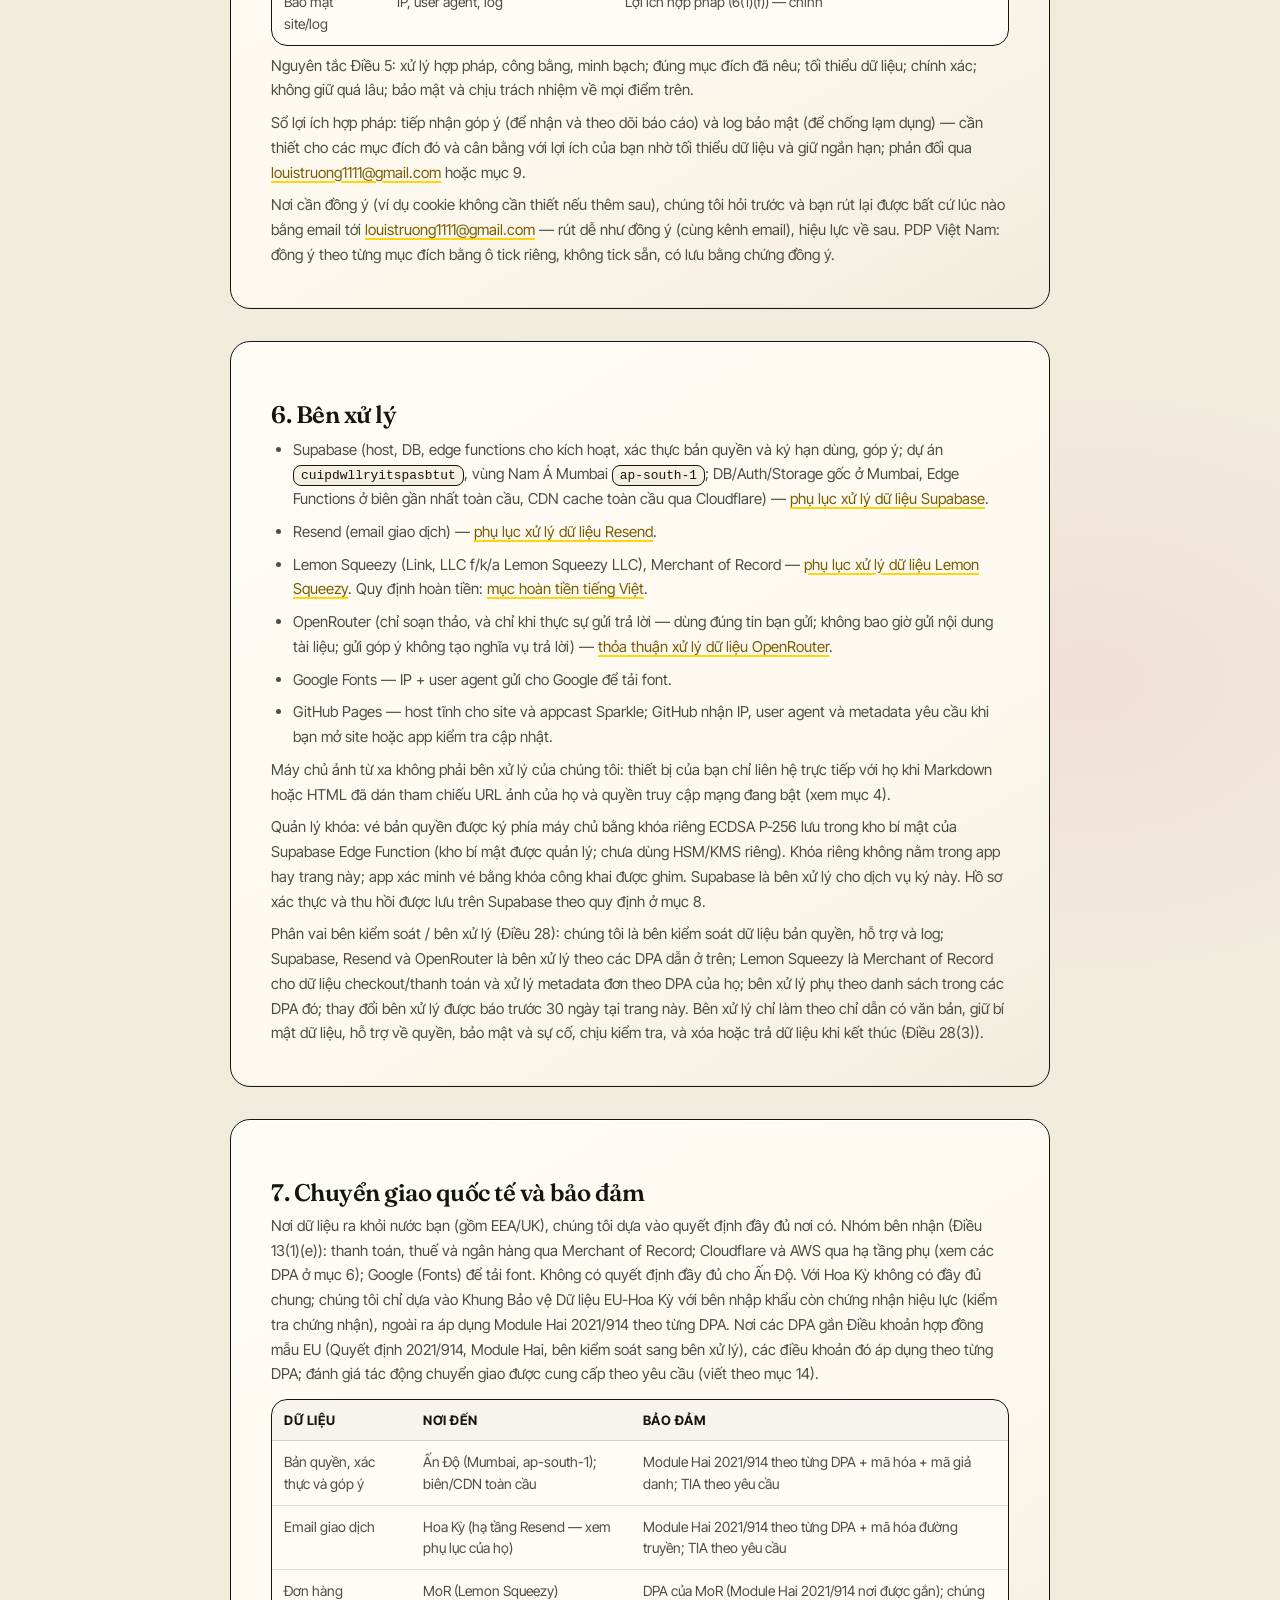
<file: terms.html>
<!DOCTYPE html>
<html lang="en">
<head>
<meta charset="UTF-8">
<meta name="viewport" content="width=device-width, initial-scale=1.0">
<title>Terms &amp; Privacy — Klip</title>
<meta name="description" content="Terms and privacy for Klip and KlipOCR: perpetual one-device license, periodic validation, one-time payment, all sales final, best-effort support. English + Vietnamese.">
<meta name="theme-color" content="#f1ebdc">
<meta property="og:title" content="Terms &amp; Privacy — Klip">
<meta property="og:description" content="Perpetual one-device license. Periodic validation. All sales final. English + Vietnamese.">
<meta property="og:type" content="website">
<meta name="twitter:card" content="summary">
<link rel="icon" type="image/png" href="icons/favicon-64.png">
<link rel="apple-touch-icon" href="icons/apple-touch-icon.png">
<link rel="preconnect" href="https://fonts.googleapis.com">
<link rel="preconnect" href="https://fonts.gstatic.com" crossorigin>
<link href="https://fonts.googleapis.com/css2?family=Fraunces:opsz,wght@9..144,500;9..144,600&family=Inter+Tight:wght@400;500;600;700&display=swap" rel="stylesheet">
<link rel="stylesheet" href="styles.css?v=paper7">
<style>
  .legal { max-width: 860px; margin: 0 auto; padding: 150px 20px 0; }
  .legal-head { text-align: center; }
  .legal-head h1 { font-size: clamp(2.25rem, 1.5rem + 4vw, 3.5rem); line-height: 1.02; letter-spacing: -0.025em; max-width: 20ch; margin: 0 auto; }
  .legal-head .lede { margin-left: auto; margin-right: auto; }
  .legal-card { margin-top: 32px; background: linear-gradient(150deg, #fffcf6 0%, #fdf9ef 62%, #f2ecdb 100%); border: 1.5px solid var(--pen); border-radius: var(--r2); padding: clamp(24px, 4vw, 40px); box-shadow: var(--hi-light), var(--lo-light); text-align: left; }
  .legal-card h2 { font-size: clamp(1.25rem, 1.15rem + 0.5vw, 1.5rem); margin: 32px 0 8px; padding-top: 24px; border-top: 1.5px solid var(--line); }
  .legal-card h2:first-of-type { margin-top: 20px; padding-top: 0; border-top: 0; }
  .legal-card p, .legal-card li { color: var(--ink-2); font-size: 15px; line-height: 1.65; }
  .legal-card p { margin: 8px 0 0; }
  .legal-card strong { color: var(--ink); }
  .legal-card ul, .legal-card ol { margin: 10px 0 0; padding-left: 22px; display: flex; flex-direction: column; gap: 8px; }
  .legal-card a { color: var(--ink); text-decoration: underline; text-decoration-color: var(--yellow); text-decoration-thickness: 2px; text-underline-offset: 3px; }
  .legal-card a:hover { background: var(--yellow-wash); border-radius: 4px; }
  .legal-card a, .legal-toc a, .toc a, .legal-fine a, .legal-head .lede a, .plans-note a { color: #7a5c00; }
  .legal-card a:visited, .legal-toc a:visited, .toc a:visited, .legal-fine a:visited, .legal-head .lede a:visited, .plans-note a:visited { color: #7a5c00; }
  .legal-card a:hover, .legal-toc a:hover, .toc a:hover, .legal-fine a:hover, .legal-head .lede a:hover, .plans-note a:hover { color: #5c4500; }
  .legal-toc { list-style: none; margin: 20px 0 0; padding: 16px 20px; display: flex; flex-direction: column; gap: 6px; background: var(--paper-2); border: 1.5px solid var(--pen); border-radius: var(--r1); box-shadow: var(--hi-light), var(--lo-light); }
  .legal-toc a { font-size: 14px; font-weight: 600; text-decoration: none; color: var(--ink-2); padding: 4px 0; }
  .legal-toc a:hover { color: var(--ink); background: none; }
  .legal-seller { margin: 16px 0 0; padding: 16px 20px; background: var(--paper-2); border: 1.5px solid var(--pen); border-radius: var(--r1); }
  .legal-seller p { margin: 4px 0 0; font-size: 14px; }
  .legal-fine { font-size: 13px; color: var(--muted); }
  .tbl-wrap { overflow-x: auto; margin: 12px 0 0; border: 1.5px solid var(--pen); border-radius: var(--r1); background: var(--paper-2); }
  .tbl { width: 100%; border-collapse: collapse; font-size: 14px; line-height: 1.55; color: var(--ink-2); }
  .tbl th, .tbl td { text-align: left; vertical-align: top; padding: 10px 12px; border-bottom: 1px solid var(--line); }
  .tbl thead th { color: var(--ink); font-size: 13px; text-transform: uppercase; letter-spacing: 0.04em; background: rgba(0,0,0,0.03); }
  .tbl tbody tr:last-child th, .tbl tbody tr:last-child td { border-bottom: 0; }
  .tbl code { font-size: 13px; }
  @media (max-width: 640px) {
    .legal { padding-top: 130px; }
    .legal-card { padding: 24px 20px; }
  }
  .lang-toggle{display:inline-flex;align-items:center;gap:10px;margin-top:18px;border:1.5px solid var(--pen);border-radius:999px;padding:6px 8px;background:var(--paper-2);box-shadow:var(--hi-light),var(--lo-light);font-weight:700;font-size:14px}
  .lang-toggle a,.lang-toggle button{padding:6px 18px;border-radius:999px;color:var(--ink-2);text-decoration:none;font:inherit;background:none;border:0;cursor:pointer}
  .lang-toggle a[aria-current="true"],.lang-toggle button[aria-current="true"]{background:var(--ink);color:var(--paper)}
  @media(max-width:480px){.lang-toggle{width:100%;justify-content:center}}
  @media print{.lang-toggle{display:none}}
</style>
<noscript><style>.reveal { opacity: 1; transform: none; }
  .lang-toggle{display:inline-flex;align-items:center;gap:10px;margin-top:18px;border:1.5px solid var(--pen);border-radius:999px;padding:6px 8px;background:var(--paper-2);box-shadow:var(--hi-light),var(--lo-light);font-weight:700;font-size:14px}
  .lang-toggle a,.lang-toggle button{padding:6px 18px;border-radius:999px;color:var(--ink-2);text-decoration:none;font:inherit;background:none;border:0;cursor:pointer}
  .lang-toggle a[aria-current="true"],.lang-toggle button[aria-current="true"]{background:var(--ink);color:var(--paper)}
  @media(max-width:480px){.lang-toggle{width:100%;justify-content:center}}
  @media print{.lang-toggle{display:none}}
</style></noscript>
</head>
<body>

<a class="skip" href="#content">Skip to content</a>
<div class="bg-fixed" aria-hidden="true"></div>
<div class="bg-sky" aria-hidden="true"></div>
<div class="grain" aria-hidden="true"></div>

<header class="nav-wrap">
  <nav class="nav-pill" id="navPill" aria-label="Main">
    <a class="brand" href="index.html"><img src="icons/klip-512.png" alt="Klip icon" width="28" height="28"><span>Klip</span></a>
    <div class="nav-links" id="navLinks">
      <a href="index.html#apps">Apps</a><a href="index.html#demo">Demo</a>
      <a href="index.html#features">Features</a><a href="index.html#faq">FAQ</a>
    </div>
    <a class="dl-btn small" href="license.html"><span class="dl-text">Get license</span><span class="dl-apple" aria-hidden="true"><svg class="dl-seal" viewBox="0 0 24 24" width="20" height="20" aria-hidden="true"><path class="seal-shield" d="M12 2.5 4.5 5.5v6c0 4.6 3.2 8 7.5 10 4.3-2 7.5-5.4 7.5-10v-6L12 2.5z"/><path class="seal-check" d="m9 12 2 2 4-4"/></svg></span></a>
    <button class="nav-burger" id="navBurger" aria-label="Menu" aria-expanded="false" aria-controls="navMobile"><svg viewBox="0 0 20 20" fill="none" stroke="currentColor" stroke-width="2" stroke-linecap="round"><path d="M2 5h16M2 10h16M2 15h16"/></svg></button>
  </nav>
  <div class="nav-mobile" id="navMobile">
    <a href="index.html#apps">Apps</a><a href="index.html#demo">Demo</a>
    <a href="index.html#features">Features</a><a href="index.html#faq">FAQ</a>
    <a href="license.html">License</a>
  </div>
</header>

<main id="top" class="legal">
  <div class="legal-head reveal in" id="content">
    <h1>Terms &amp; Privacy</h1>
    <p class="lede">Pay once — Klip $4.99, KlipOCR $2.99, bundle $6.99. Perpetual for one device, with a short license check about daily when online and 44 days of full offline use. Try the free tier first: all sales are final and support is best-effort, plainly. Document content stays on-device; remote image links in pasted content may be fetched from their hosts (see Privacy section 4). No account, no telemetry.</p>
    <div class="legal-seller" id="read-first">
      <p><strong>Read this first.</strong> Klip sells perpetual one-device license codes with best-effort support and no refunds, except what Lemon Squeezy or mandatory law decides. The license is perpetual for that device but requires periodic validation (section 11): paid features work offline for 30 days after the last successful check, plus a 14-day grace period. Keys arrive once by email and never move to another device. Lost keys, new devices, failed delivery or activation mean buying again. Try the free tier before paying.</p>
      <p lang="vi"><strong>Đọc trước.</strong> Klip bán code bản quyền vĩnh viễn cho một thiết bị, hỗ trợ theo khả năng tốt nhất và không hoàn tiền, trừ quyết định của Lemon Squeezy hoặc luật bắt buộc. Bản quyền là vĩnh viễn trên thiết bị đó nhưng cần xác thực định kỳ (mục 11): tính năng trả phí dùng offline 30 ngày sau lần kiểm tra thành công gần nhất, cộng 14 ngày gia hạn. Key gửi một lần qua email và không chuyển thiết bị. Mất key, đổi thiết bị, giao lỗi hay kích hoạt lỗi nghĩa là mua lại. Dùng bản miễn phí trước khi trả tiền.</p>
    </div>
    <p class="legal-fine">Effective 2026-10-30 · Version 3.0 · English + Vietnamese on this page</p>
    <div class="lang-toggle" role="group" aria-label="Language / Ngôn ngữ">
      <button type="button" id="tab-en" aria-current="true">EN</button><span aria-hidden="true">|</span><button type="button" id="tab-vi" aria-current="false">VI</button>
    </div>
  </div>

  <div data-lang="en">
  <section id="terms" aria-label="Terms of sale">
  <article class="legal-card reveal in" aria-label="Terms of sale">
    <p class="legal-fine"><strong>Terms of sale.</strong> Start with the summary at the top, then sections 1–25.</p>
    <nav aria-label="Contents">
      <ol class="legal-toc">
        <li><a href="#seller">1. Seller</a></li>
        <li><a href="#definitions">2. Definitions</a></li>
        <li><a href="#precedence">3. Precedence</a></li>
        <li><a href="#eligibility">4. Eligibility</a></li>
        <li><a href="#products">5. Products and prices</a></li>
        <li><a href="#tax">6. Taxes at checkout</a></li>
        <li><a href="#ordering">7. Ordering flow</a></li>
        <li><a href="#payment">8. Payment — one-time, no subscriptions</a></li>
        <li><a href="#delivery">9. Delivery by email</a></li>
        <li><a href="#eula">10. End-User License Agreement (EULA)</a></li>
        <li><a href="#validation">11. License validation and revocation</a></li>
        <li><a href="#refund">12. Refunds — all sales final</a></li>
        <li><a href="#support">13. Support and contact</a></li>
        <li><a href="#warranty">14. Warranty</a></li>
        <li><a href="#liability">15. Liability limit</a></li>
        <li><a href="#indemnity">16. Indemnity</a></li>
        <li><a href="#termination">17. Termination</a></li>
        <li><a href="#law">18. Governing law and disputes</a></li>
        <li><a href="#force-majeure">19. Force majeure</a></li>
        <li><a href="#notices">20. Notices</a></li>
        <li><a href="#assignment">21. Assignment</a></li>
        <li><a href="#severability">22. Severability</a></li>
        <li><a href="#entire">23. Entire agreement</a></li>
        <li><a href="#changes">24. Changes to these terms</a></li>
        <li><a href="#version-history">25. Version history</a></li>
      </ol>
    </nav>

    <h2 id="seller">1. Seller</h2>
    <div class="legal-seller">
      <p><strong>Seller:</strong> Truong Minh Huy</p>
      <p><strong>Address:</strong> 128 Le Quang Hoa, Vietnam</p>
      <p><strong>Contact:</strong> <a href="mailto:louistruong1111@gmail.com">louistruong1111@gmail.com</a> (legal notices only — not support). In-app support: Help &amp; Feedback.</p>
    </div>
    <p>“Klip”, “we”, or “seller” means the seller named above. “You” means the buyer.</p>

    <h2 id="definitions">2. Definitions</h2>
    <p><strong>Seller</strong> means Truong Minh Huy at the address above. <strong>Buyer / you</strong> means the person placing the order. <strong>Apps</strong> means the desktop applications Klip and KlipOCR. <strong>License code / key</strong> means the string that unlocks paid features. <strong>Seat</strong> means one activated device for one code. <strong>Merchant of Record (MoR)</strong> means Lemon Squeezy (Link, LLC f/k/a Lemon Squeezy LLC), the party that sells to you and handles payment, tax collection, and chargebacks. <strong>Checkout</strong> means the MoR-hosted purchase flow. <strong>Free tier</strong> means the no-key functionality described in section 5. <strong>Validation</strong> means the periodic license check in section 11; <strong>lease</strong> means the 30-day offline period a successful check issues.</p>

    <h2 id="precedence">3. Precedence</h2>
    <p>If documents conflict, this order applies, top first: (a) mandatory law that cannot be waived; (b) the Lemon Squeezy Buyer Terms for matters Lemon Squeezy handles as Merchant of Record (payment processing, tax collection at checkout, chargebacks, and any refund Lemon Squeezy itself grants); (c) these Terms including the EULA in section 10; (d) the Privacy Policy on this page; (e) product and seat details stated on the <a href="license.html">License page</a> at purchase. Our no-refund rule and best-effort support do not bind Lemon Squeezy, your bank, or the law.</p>

    <h2 id="eligibility">4. Eligibility</h2>
    <p>You must have legal capacity to enter a contract where you live, and be old enough to buy under local law. The apps require a compatible computer; activation requires a one-time internet connection and a working email address you control. Paid features also require periodic validation while online (section 11). No account is required. We do not sell to resellers; each order is for your own use.</p>

    <h2 id="products">5. Products and prices</h2>
    <p class="legal-fine">TL;DR: fixed one-time prices below — no refunds, and support is best-effort, because each sale is one final code for one device.</p>
    <p>Except where Art. 25 of Law 19/2023 prohibits, to the maximum extent permitted; any void part is severed and the rest stands.</p>
    <p>We sell perpetual licenses for two desktop apps: <strong>Klip</strong> and <strong>KlipOCR</strong>.</p>
    <ul>
      <li><strong>Klip — $4.99 USD:</strong> LaTeX, Markdown and HTML to office.</li>
      <li><strong>KlipOCR — $2.99 USD:</strong> screenshots and scans to text.</li>
      <li><strong>Bundle — $6.99 USD:</strong> one Klip code plus one KlipOCR code in a single checkout.</li>
    </ul>
    <p>Prices are shown and charged in <strong>USD</strong>. The price shown at checkout is the price you pay, plus any tax stated at checkout (see section 6). Buy only via the Merchant of Record; codes elsewhere are not genuine. Free tiers ($0) keep working without a key on a rolling 7×24-hour basis: Klip pastes up to 1000 characters, 21 free in the first 7×24 hours, then 14 per rolling 7×24 hours; document conversion (document mode) is paid. KlipOCR 21 free snips in the first 7 days, then 14 per rolling 7 days, no length limit per snip; document mode is paid. The apps contain no telemetry or analytics. The price buys the as-is version only — updates are never promised, although updates that are made available may continue after revocation (section 11.5). No delivery-time promise is made beyond the automated email send in section 9 (typically within 24 hours); delay queries go to Lemon Squeezy. Enterprise or team packs, if offered, state their own seat count on the <a href="license.html">License page</a> at purchase; each seat remains one device, non-transferable.</p>

    <h2 id="tax">6. Taxes at checkout</h2>
    <p class="legal-fine">TL;DR: any tax is added at checkout by the Merchant of Record — never by us directly.</p>
    <p>Except where Art. 25 of Law 19/2023 prohibits, to the maximum extent permitted; any void part is severed and the rest stands.</p>
    <p>Depending on your country, VAT, GST, sales tax, or other indirect taxes may apply. Any such taxes are <strong>calculated</strong> and <strong>collected</strong> at checkout by our Merchant of Record and shown before you pay. The receipt or invoice issued at checkout states the final total, including any tax charged. For Vietnam (Decree 52 on e-commerce; MoIT notice): we will complete any required notification to the Ministry of Industry and Trade before accepting paid orders from Vietnam. A Merchant-of-Record receipt is not a Vietnamese red (VAT) invoice; the seller declares personal income tax on receipts as required.</p>

    <h2 id="ordering">7. Ordering flow</h2>
    <p class="legal-fine">TL;DR: pay plus key sent equals a completed order — activation changes nothing and extends no withdrawal right.</p>
    <p>Except where Art. 25 of Law 19/2023 prohibits, to the maximum extent permitted; any void part is severed and the rest stands.</p>
    <ol>
      <li>Choose a product on the <a href="license.html">License page</a> (Klip for $4.99 USD, KlipOCR for $2.99 USD, or the bundle for $6.99 USD).</li>
      <li>Check out through the Merchant of Record (Lemon Squeezy).</li>
      <li>Type a correct, working email address; that address receives the key.</li>
      <li>Pay the USD total shown, including any tax stated at checkout.</li>
      <li>Receive the key by email and activate self-serve in the app.</li>
    </ol>
    <p>Your order is complete when payment succeeds and the key is sent (see section 9); activation is irrelevant to completion and does not extend any withdrawal right. Double-check the edition and your email before paying — all sales are final (see section 12). E-transactions: your click to pay forms the contract; order records are archived for 3 years. You are given reasonable review time before paying, and you may request a storable and printable copy within 7 days (write under section 20; print or save this page).</p>

    <h2 id="payment">8. Payment — one-time, no subscriptions</h2>
    <p class="legal-fine">TL;DR: one charge per code, never recurring — checkout runs through the Merchant of Record.</p>
    <p>Except where Art. 25 of Law 19/2023 prohibits, to the maximum extent permitted; any void part is severed and the rest stands.</p>
    <p>Every purchase is a <strong>one-time payment</strong>. There are <strong>no subscriptions, no recurring charges, and no auto-renewals</strong>. You pay once for each license code. Checkout is handled by our Merchant of Record; we never see or store your full card details.</p>

    <h2 id="delivery">9. Delivery by email</h2>
    <p class="legal-fine">TL;DR: delivery ends when the code is sent — delays, spam filters, typos, and lost codes do not reopen it.</p>
    <p>Except where Art. 25 of Law 19/2023 prohibits, to the maximum extent permitted; any void part is severed and the rest stands.</p>
    <p>License codes are <strong>sent</strong> once by email via Resend to the address you type at checkout. Delivery is <strong>complete</strong> when the code is <strong>sent</strong>; risk passes on send. Delays, spam/promotions filtering, inbox-full, a typo'd address, a lost or deleted code, and activation failure do <strong>not</strong> reopen delivery. No delivery-time promise is made beyond this automated send (typically within 24 hours); delay queries go to Lemon Squeezy. Our will-<strong>not</strong>-reissue rule is policy; whatever software can technically block is separate and creates no duty to help.</p>
    <p><strong>Your duties:</strong> type a correct, working email; check spam on your own; <strong>back up your code</strong> — it is shown once and we will not reissue, resend, reset, transfer, or troubleshoot it. Lost key, new device (including repair / hardware change), wiped disk without a key backup, non-receipt, or activation failure = <strong>buy a new license</strong> if you want one. The free tiers keep working without a key.</p>
    <p>Using Resend to send keys, and Lemon Squeezy as Merchant of Record to take payment, does not exclude our liability as seller for supply of the digital content where mandatory law holds the seller liable. Except where mandatory law holds the seller liable (see section 3), no reissue, resend, or refund is owed.</p>

    <h2 id="eula">10. End-User License Agreement (EULA)</h2>
    <p class="legal-fine">TL;DR: one code, one device, perpetual on that device — validated about daily online, fully offline for 30 days plus 14 days grace. No moves, no reissues, except what Lemon Squeezy or mandatory law decides.</p>
    <p class="legal-fine">This section is the End-User License Agreement. It is kept here as the single source — the apps and this site refer to this page rather than a separate copy.</p>
    <p><strong>10.1 Grant.</strong> On full payment and subject to your compliance with these <a href="#terms">Terms</a>, we grant you a personal, non-exclusive, non-transferable license to install and use one purchased copy per code, as follows: a Klip code unlocks Klip; a KlipOCR code unlocks KlipOCR; a bundle unlocks both, one code per app.</p>
    <p><strong>10.2 One device, no transfer.</strong> Each code covers <strong>one device only</strong>. The license is <strong>perpetual for that device</strong>, subject to periodic validation in section 11 and termination under section 17, but it may not be shared, resold, lent, transferred to another person, or moved to another device. Reinstalling on the same device is allowed. Enterprise or team packs, if offered, state their own seat count on the <a href="license.html">License page</a> at purchase; each seat remains one device, non-transferable.</p>
    <p><strong>10.3 What you may not do.</strong> You may not sell, rent, sublicense, publish, or redistribute the apps or your codes; circumvent activation, validation, or free-tier limits; reverse-engineer or extract source except where mandatory law permits; or use the apps in breach of law.</p>
    <p><strong>10.4 Ownership.</strong> The apps remain our property. This is a license, not a sale of the software itself. You retain ownership of your own inputs and documents. No rights are granted except as written here. You irrevocably assign any feedback to us; we have no obligation to use, credit, or compensate it.</p>
    <p><strong>10.5 Offline use and validation.</strong> Both apps work offline between license checks. Activation needs an internet connection once; while online, the app checks the license in the background about once a day. A successful check covers 30 days of full offline use, plus a 14-day grace period (44 days total from the last successful check). After grace, the app drops to the free tier and paid features resume after the next successful check. No account is required.</p>
    <p><strong>10.6 No reissue, no reset, no transfer — carved.</strong> Each code locks to <strong>one device at first activation and never moves</strong>. We will not reissue lost or deleted codes. We will not reset activations for new or repaired devices. We will not transfer seats between devices or persons, or troubleshoot activation — carved only for (a) whatever Lemon Squeezy in its discretion decides as Merchant of Record, and (b) rights under mandatory law that cannot be waived. Need the app on another device = <strong>new purchase</strong>. Enterprise/team packs, if offered, state their seat count on the <a href="license.html">License page</a>; each seat is still one locked device under this 10.6.</p>
    <p><strong>10.7 Best-effort support under this EULA.</strong> The license price buys the code as-is. Support is best-effort through the in-app Help &amp; Feedback portal; no reply, response time, fix, or troubleshooting outcome is guaranteed — see section 13. Activation is self-serve; the app validates online when a connection is available and works offline between checks (section 11). If activation fails on your machine, section 10.6 applies.</p>

    <h2 id="validation">11. License validation and revocation</h2>
    <p class="legal-fine">TL;DR: the license is perpetual for one device, but paid features need a check about daily online. Offline, they keep working for 30 days plus a 14-day grace period (44 days), then the app drops to the free tier until the next successful check. Revocation only follows a refund, a chargeback, or proven abuse, and you can appeal.</p>
    <p><strong>11.1 Perpetual license, periodic validation.</strong> A license is perpetual for the one device it is activated on and does not expire on a calendar date. Paid features require periodic validation: the app checks the license in the background about once a day while an internet connection is available. A successful check issues a new 30-day offline lease. Validation never blocks or interrupts a conversion; checks are queued and run in the background. No account is required.</p>
    <p><strong>11.2 Offline window and grace.</strong> Paid features work fully offline for 30 days after the last successful check. If the app cannot reach the license service, a further 14-day grace period applies (44 days total from the last successful check). The app's license status shows a countdown of days left in grace, and a warning appears during grace. After grace, the app continues in the free tier and paid features resume after the next successful check. Being offline alone never revokes a license.</p>
    <p><strong>11.3 What validation sends.</strong> A validation request contains only the license ID, seat index, device proof (the hashed hardware identifier, device public key, request nonce, and signature), IP address, and a timestamp. It does not contain document content, clipboard content, file names, or your usage history. The apps contain no telemetry, analytics, or advertising SDKs. See <a href="#p-data-endpoints">Privacy section 4</a>.</p>
    <p><strong>11.4 Revocation grounds.</strong> We revoke a license only for (a) an actual refund, (b) a chargeback, or (c) proven abuse — for example stolen payment details, published or resold codes, or bypassing activation or free-tier limits. An open dispute, a support request, or a failed validation does not revoke a license. A refund or chargeback decided by Lemon Squeezy or your bank revokes the affected order's license.</p>
    <p><strong>11.5 Effect of revocation.</strong> When the app learns of a revocation, paid features stop immediately; a conversion already in progress is allowed to finish. The app keeps working in the free tier, and revocation does not block app updates: the app may continue to receive all updates that are made available (updates are never promised; section 5). A device that stays offline does not learn of the revocation and keeps paid features only until its current lease and 14-day grace period end, then drops to the free tier. Revocation does not delete your documents or data on your device.</p>
    <p id="appeal"><strong>11.6 Appeal and restoration.</strong> You may appeal a revocation by writing to <a href="mailto:louistruong1111@gmail.com">louistruong1111@gmail.com</a> with subject APPEAL, your license ID or order email, and a short explanation. Appeals are reviewed by a person, not automatically. We target a response within 7 days. If the revocation was made in error or is reversed, we restore the license and paid features. An appeal does not extend any refund right (section 12).</p>
    <p><strong>11.7 No remote wipe.</strong> Revocation changes license status only. It does not remotely erase, lock, or alter documents, clipboard content, or other files on your device.</p>

    <h2 id="refund">12. Refunds — all sales final</h2>
    <p class="legal-fine">TL;DR: every sale is final — pay plus key sent completes it; only Lemon Squeezy or mandatory law can override, because a delivered code cannot be returned.</p>
    <p>All sales are <strong>final</strong>. Pay + sent = completed sale; activation is irrelevant and does not extend any withdrawal right. We <strong>grant</strong> no refunds — carved only for (a) whatever Lemon Squeezy itself decides as Merchant of Record, and (b) rights under mandatory law that cannot be waived — not otherwise for change of mind, duplicates, wrong editions, lost keys, new devices, non-delivery, or activation failure. Lost key, new device, deleted email, failed delivery or activation = <strong>buy</strong> a new license if you want one; the free tiers keep working without a key. We provide no refund help and promise no reply.</p>
    <p>Contact Lemon Squeezy first for any payment, tax-invoice, chargeback, or refund question; we will not handle those. The legal seller at checkout is Lemon Squeezy as Merchant of Record (Link, LLC f/k/a Lemon Squeezy LLC). Per its Buyer Terms, Lemon Squeezy may in its sole discretion grant or refuse refunds on a case-by-case basis, and may refuse where it suspects fraud or abuse. Any Lemon Squeezy replacement is solely Lemon Squeezy’s act — it grants no second code and no help from us. Any time limit Lemon Squeezy states for particular request types (for example certain tax-code-related requests, or its 60-day sales-tax refund window) is set by Lemon Squeezy, not by us; we promise no general 60-day product-refund window. For technical non-delivery Lemon Squeezy may provide a replacement or a refund under its own terms. Our no-refund rule does not bind Lemon Squeezy, your bank, or the law.</p>
    <p>Licenses are revoked only after Lemon Squeezy or the bank decides the dispute, or where abuse is proven (for example stolen payment details, chargeback abuse, published or resold codes, bypassing activation) — not on a mere open dispute. Granted credits revoke that order's keys with no replacement from us.</p>
    <p>EU customers: keys are delivered immediately as digital content. Withdrawal ends when supply begins with your express consent plus acknowledgement of loss of right. Lemon Squeezy's checkout presents its Buyer Terms and requires you to accept them before payment; those Buyer Terms include that consent and acknowledgement, and Lemon Squeezy records your acceptance. A policy page alone does not create the waiver. Nothing here excludes rights under mandatory law that cannot be waived (VN warranty/defect remedies, EU/UK conformity, fraud/wilful misconduct).</p>

    <h2 id="support">13. Support and contact</h2>
    <p class="legal-fine">TL;DR: in-app Help &amp; Feedback is the support channel; replies are best-effort, and email may get no reply.</p>
    <p><strong>In-app support.</strong> The apps provide a 24/7 Help &amp; Feedback portal. Reports are stored in Supabase and may receive an in-app reply. We aim to help, but replies, response times, and fixes are <strong>best-effort</strong> — no reply, resolution, or response time is guaranteed. Do not rely on support for anything time-critical.</p>
    <p><strong>Email is not a support channel.</strong> <a href="mailto:louistruong1111@gmail.com">louistruong1111@gmail.com</a> is monitored on a best-effort basis <strong>solely</strong> for privacy-rights requests, license-revocation appeals (subject APPEAL), mandatory consumer-law notices, and EU ODR/ADR correspondence. Messages asking for keys, resets, refunds, or fixes <strong>may receive no reply</strong>, and no reply creates no obligation. See footnote <a href="#contact-note">(*)</a>.</p>
    <p>EU ODR/ADR: consumers in the EU may use the European Commission's dispute-resolution platform at <a href="https://consumer-redress.ec.europa.eu" target="_blank" rel="noopener">EU consumer redress platform</a> (the old ODR site was retired on 2025-07-20). For ADR correspondence by email, write to <a href="mailto:louistruong1111@gmail.com">louistruong1111@gmail.com</a> with subject COMPLAINT plus your order email and a short description; mandatory notices with subject COMPLAINT are acknowledged within 3 days — acknowledgement is not a fix and creates no support duty. Seller: Truong Minh Huy, 128 Le Quang Hoa, Vietnam.</p>
    <p>Complaint handling (Art. 31): (1) send to the section 20 address with subject COMPLAINT; (2) we handle it under mandatory law; (3) we respond only as the law requires. Support-seeking messages (keys, resets, refunds, fixes) are not COMPLAINT notices even if labeled so — disguised support is not notice. Auto-acknowledgement confirms receipt only and promises no fix. Proof-of-send: Resend message-ID, Lemon Squeezy receipt, and server logs where available.</p>

    <h2 id="warranty">14. Warranty</h2>
    <p>The apps are provided “AS-IS”, without warranties of any kind — express, implied, or statutory, including merchantability, fitness for a particular purpose, and non-infringement — to the maximum extent permitted by law. Where you are a consumer in the EU or EEA, nothing here limits your mandatory statutory rights, including the conformity guarantees that cannot be excluded under applicable consumer law.</p>
    <p>Vietnam (Art. 30) annex: no general warranty is given; for a compulsory defect, the ladder is one replacement key if possible, otherwise a Merchant-of-Record refund under its terms; transport or delivery cost of a replacement is on the seller where the law requires; the emailed key and the stated period serve as the certificate. Verify OCR outputs before any professional reliance — KlipOCR is an aid, not a certified source. Accessibility: pages aim for plain readable text; report access barriers via the section 20 legal-notices address.</p>

    <h2 id="liability">15. Liability limit</h2>
    <p>To the maximum extent permitted by law, our total liability for any claim arising from a purchase or use of the apps — whether in contract, tort, or statute — is limited to <strong>the price you paid for that license</strong> (Klip $4.99 USD, KlipOCR $2.99 USD, or bundle $6.99 USD, as applicable). We are not liable for indirect, incidental, or consequential loss, including examples such as lost documents, lost profit, reformatting costs, or time spent re-creating work. This limit survives even if its essential purpose is said to fail, to the maximum extent permitted.</p>
    <p>Nothing in these terms limits liability where the law does not allow it — including liability for fraud or wilful misconduct, and any consumer or product-liability rights that cannot be limited or excluded.</p>
    <p>Recall and compensation: where mandatory law requires recall or compensation for defective digital content, we comply to that extent. Vulnerable consumers (elderly people; persons with disabilities; children; ethnic minorities and people living in ethnic-minority, mountainous, island, or disadvantaged areas; pregnant women and women nursing a child under 36 months; persons with fatal diseases; members of poor households): ask via the section 20 legal-notices address for clearer explanation. Activities not listed in the Decision 07/2024 product lists are not claimed as certified (Art. 28 disclaimer).</p>

    <h2 id="indemnity">16. Indemnity</h2>
    <p>To the extent permitted by law, you agree to cover our reasonable losses caused by your breach of these terms or your unlawful use of the apps (for example sharing or reselling codes, or bypassing activation). This section does not apply to consumers where local law forbids it, does not cover losses caused by our own fault, and does not limit your mandatory consumer rights.</p>

    <h2 id="termination">17. Termination</h2>
    <p>We may refuse, cancel, or revoke a license for <strong>refund, chargeback, or proven abuse</strong> — for example stolen payment details, published or resold codes, or bypassing activation or free-tier limits. An open dispute does not revoke a license (section 11.4). When the app learns of a revocation, paid features stop immediately (a conversion already in progress may finish); the app keeps working in the free tier, and app updates may continue under section 11.5. Revocation does not remotely erase or lock documents or other files on your device. You may appeal under section 11.6. Nothing here grants a right to new installs, transfers, refunds, or support after termination.</p>

    <h2 id="law">18. Governing law and disputes</h2>
    <p>These terms are governed by <strong>the laws of Vietnam</strong>. If you buy as a consumer, the mandatory consumer protections of the country where you habitually live continue to apply on top of these terms where the law requires it.</p>
    <p>Consumers in the EU may use the European Commission's dispute-resolution platform at <a href="https://consumer-redress.ec.europa.eu" target="_blank" rel="noopener">EU consumer redress platform</a>, or write to us under section 13 for ADR correspondence. No court venue is named here and no arbitration is imposed — nothing stops you from bringing a claim where your local law gives you that right.</p>
    <p>Ambiguities are construed in favour of the consumer (Art. 24). For consumers in Vietnam the Vietnamese version controls except where English is more favorable; for buyers outside Vietnam the English version controls (Art. 23(2)). The UN Convention on Contracts for the International Sale of Goods (CISG) does not apply. Export and sanctions: subject to applicable export controls and sanctions; you self-certify you are not a denied or sanctioned party and will not export in breach of law; we transact with no sanctioned party.</p>

    <h2 id="force-majeure">19. Force majeure</h2>
    <p>Neither party is liable for delay or failure caused by events beyond reasonable control — for example natural disasters, war, network or infrastructure outages, or government orders — except for checkout payment obligations already due at the time of the event. Delivery-by-email duties in section 9 still apply once the event ends.</p>

    <h2 id="notices">20. Notices</h2>
    <p>Send legal notices to <a href="mailto:louistruong1111@gmail.com">louistruong1111@gmail.com</a>. An email you send is deemed received when it reaches our mailbox; a notice we post on this page is deemed received when posted. Mandatory notices with subject COMPLAINT are acknowledged within 3 days — acknowledgement confirms receipt only and promises no fix (see section 13). Marketing or support requests sent to this address are not notices and may receive no reply. Government requests: we notify you unless prohibited by law.</p>

    <h2 id="assignment">21. Assignment</h2>
    <p>You may not transfer or assign your license or rights — each seat is locked to one device and one buyer (see section 10). We may assign these terms only with a transfer of the Klip business, and only if your rights are not reduced; we will post notice of any such transfer on this page. Seller assignment never moves buyer seats — each seat stays locked to its device and buyer.</p>

    <h2 id="severability">22. Severability</h2>
    <p>If any part of these terms is found invalid or unenforceable, that part is cut to the minimum needed and the rest continues in full force.</p>

    <h2 id="entire">23. Entire agreement</h2>
    <p>These Terms (including the EULA), the Privacy Policy on this page, and the product details on the <a href="license.html">License page</a> at purchase are the entire agreement for a license purchase. They replace earlier statements about price, delivery, refunds, or support. No oral variation: only the posted terms as purchased apply, and contrary oral claims are estopped. Survival: sections 10–17 survive termination. Insolvency: if either side becomes insolvent, a paid license keeps working offline between checks for the 30-day window plus 14-day grace, but no new installs, transfers, refunds, or support are owed either way. Government requests are handled under section 20. The apps are not HIPAA-ready — do not use them for protected health information.</p>

    <h2 id="changes">24. Changes to these terms</h2>
    <p>We may update these terms (for example when checkout, taxes, or contact details change), and each version carries its date above. <strong>The version in effect when you purchased applies to your order</strong> — later changes do not retroactively alter completed sales. The current version is always the one published on this page. The history table below records changes; the version in effect at purchase is the version published on this page at that time.</p>

    <h2 id="version-history">25. Version history</h2>
    <div class="tbl-wrap">
    <table class="tbl">
      <thead><tr><th>Version</th><th>Date</th><th>What changed</th></tr></thead>
      <tbody>
        <tr><td>3.0</td><td>2026-10-30</td><td>License v2: perpetual one-device license with periodic validation; 30-day offline lease plus 14-day grace; background check about daily when online; validation data limited to license ID, seat, device proof, IP address, and timestamp; revocation only for actual refund, chargeback, or proven abuse, with appeal and human review; updates may continue after revocation; document conversion (document mode) paid-only for both apps; no telemetry. Added validation/revocation section; privacy tables updated with validation, update-check, and remote-image rows, 30-day validation-log retention, and signing-key disclosure; disclosed direct remote-image fetches and the KLIP_ALLOW_NETWORK opt-out; aligned grace-warning and revocation wording with app behavior.</td></tr>
        <tr><td>2.2</td><td>2026-10-24</td><td>License scope updated from Mac to device; Windows support reflected; support clarified as 24/7 best-effort via the in-app Help &amp; Feedback portal; KlipOCR free tier updated to 14 snips per week with no per-snip length limit.</td></tr>
        <tr><td>2.1</td><td>2026-10-24</td><td>Checkout live via Lemon Squeezy as Merchant of Record; removed launch-pending language; aligned EU digital-content consent with Lemon Squeezy's click-wrap; updated seller details, processors, and retention tables.</td></tr>
        <tr><td>2.0</td><td>2026-10-11</td><td>Merged Terms-first + Privacy on one page; verbose expansion (definitions, precedence, ordering, indemnity, assignment, notices, TOMs, transfer and retention tables); corrected dispute-platform link and refund wording; no change to zero-refund / no-support stance.</td></tr>
        <tr><td>1.0</td><td>2026-09-01</td><td>Initial sale terms and EULA.</td></tr>
      </tbody>
    </table>
    </div>

    <p class="legal-fine" id="contact-note">(*) Contact rule: <a href="mailto:louistruong1111@gmail.com">louistruong1111@gmail.com</a> is legal-notices-only. Privacy-rights and mandatory consumer-law notices are answered within 30 days. Revocation appeals (subject APPEAL) target a reply within 7 days (section 11.6). Messages asking for keys, resets, refunds, or fixes may receive no reply. Related page: <a href="license.html">License page</a>.</p>
  </article>
  </section>

  <section id="privacy" aria-label="Privacy policy">
  <div class="legal-head reveal in"><h2 style="font-size:clamp(1.75rem,1.3rem+2vw,2.5rem)">Privacy Policy</h2>
  <p class="lede">Document content is processed on-device; activation, periodic validation, update checks, feedback, remote image fetches, and this site require network. No telemetry, no account. Payments are handled by Lemon Squeezy as Merchant of Record.</p></div>
  <nav class="legal-toc" aria-label="Policy contents">
    <ol class="legal-toc">
      <li><a href="#p-summary">1. Summary</a></li>
      <li><a href="#p-scope">2. Offline scope</a></li>
      <li><a href="#p-controller">3. Controller</a></li>
      <li><a href="#p-data-endpoints">4. Data per endpoint</a></li>
      <li><a href="#p-purposes">5. Purposes and legal bases</a></li>
      <li><a href="#p-processors">6. Processors and third parties</a></li>
      <li><a href="#p-transfers">7. International transfers and safeguards</a></li>
      <li><a href="#p-retention">8. Retention and deletion</a></li>
      <li><a href="#p-rights">9. Your rights</a></li>
      <li><a href="#p-children">10. Children</a></li>
      <li><a href="#p-security">11. Security, TOMs and breach notice</a></li>
      <li><a href="#p-cookies">12. Cookies, Do-Not-Track and fonts</a></li>
      <li><a href="#p-sources">13. Data sources</a></li>
      <li><a href="#p-changes">14. Changes and contact</a></li>
    </ol>
  </nav>

  <section class="legal-card" id="p-summary">
    <h2>1. Summary</h2>
    <p>This policy covers the Klip and KlipOCR desktop apps and this website. Document content you convert or read (clipboard text, images, PDFs) is processed on-device. Remote images referenced by pasted Markdown or HTML may be fetched directly from their hosts (section 4). Activation, periodic license validation, update checks, feedback, and this site require network and send only the limited data described below. The apps contain no telemetry, analytics, or advertising SDKs, and no account is required.</p>
    <p>Payments are handled by Lemon Squeezy as Merchant of Record; we do not receive or store card details. Prices: Klip $4.99 USD, KlipOCR $2.99 USD, bundle $6.99 USD. Buy only via the Merchant of Record; codes elsewhere are not genuine. Free tiers ($0): Klip pastes up to 1000 characters, 21 free in the first 7×24 hours, then 14 per rolling 7×24 hours; document conversion (document mode) is paid. KlipOCR 21 free snips in the first 7 days, then 14 per rolling 7 days, no length limit per snip; document mode is paid. Paid features work offline for 30 days after the last successful license check, plus a 14-day grace period. Terms: see <a href="#terms">Terms above</a>. Refunds: see <a href="#refund">refund section</a>. License options: see <a href="license.html">License page</a>.</p>
  </section>

  <section class="legal-card" id="p-scope">
    <h2>2. Offline scope</h2>
    <p>Document content is processed on-device; activation, periodic license validation, update checks, feedback, remote image fetches, and this site require network. Conversion and OCR run locally without sending your documents to us. When you activate or validate a license, check for updates, submit feedback, fetch a remote image, or browse this site, your device transmits the data listed in section 4 over the network to provide that function. Validation runs in the background about once a day while online; update checks run on the app's normal update schedule.</p>
    <p>If pasted Markdown or HTML references a remote image, the app may fetch that URL directly from the image host, disclosing the URL, your IP address, and a user agent. This is on by default. Turn off the app's internet-access toggle or set <code>KLIP_ALLOW_NETWORK=0</code> to stop remote fetches; the image then falls back to alt text.</p>
    <p>This site loads Google Fonts from Google servers (see section 6). Visiting this site therefore transmits your IP address and user agent to Google to serve the font files.</p>
  </section>

  <section class="legal-card" id="p-controller">
    <h2>3. Controller</h2>
    <p>The data controller is Truong Minh Huy, 128 Le Quang Hoa, Vietnam.</p>
    <p>This is our current contact address in Vietnam. Contact for all privacy matters: <a href="mailto:louistruong1111@gmail.com">louistruong1111@gmail.com</a>.</p>
    <p>No data protection officer is appointed: processing is small-scale (license activation, feedback tickets, site logs) and does not require one; a formal DPO will be designated later if required. EU/UK representative (Art. 27): to be appointed before we scale sales in the EU/UK; until then, contact the controller above. Write to the controller address above for any privacy matter.</p>
  </section>

  <section class="legal-card" id="p-data-endpoints">
    <h2>4. Data per endpoint</h2>
    <p><code>hwid_hash</code> (hashed hardware identifier) and <code>dev_pub</code> (device public key) are pseudonymous personal data: they identify a device, and combined with a license key or email they can relate to a person. They are personal data under GDPR/UK GDPR.</p>
    <p>Fields marked * are mandatory — without them the request will not be processed. Unmarked fields are optional.</p>
    <div class="tbl-wrap">
    <table class="tbl">
      <thead><tr><th>Endpoint</th><th>Data sent</th><th>Purpose</th></tr></thead>
      <tbody>
        <tr><td>License activation (app to Supabase)</td><td>License key*, product, <code>hwid_hash</code>*, <code>dev_pub</code>*, device-bind level, request nonce and signature, IP address, timestamp</td><td>Validate the license, bind seats, detect fraud and abuse</td></tr>
        <tr><td>License validation / lease refresh (app to Supabase)</td><td>License ID*, seat index*, device proof (<code>hwid_hash</code>, <code>dev_pub</code>, request nonce and signature)*, IP address, timestamp</td><td>Confirm the license and device, issue a new 30-day lease, detect revocation and abuse; no document content</td></tr>
        <tr><td>Update check (app to appcast host)</td><td>App version, OS version, IP address, and request metadata such as user agent</td><td>Check for a newer app version; no license ID, seat, device proof, or document content</td></tr>
        <tr><td>Remote images in pasted Markdown or HTML (app to the image host)</td><td>Image URL, IP address, and user agent (currently <code>Klip/1.0 (image fetch)</code>); sent only when the pasted content references a remote http(s) image</td><td>Fetch and embed the referenced image in the converted paste; the image host is a third party, not our processor. <code>KLIP_ALLOW_NETWORK=0</code> or the app's internet-access toggle disables remote fetches, and the image falls back to alt text</td></tr>
        <tr><td>Feedback and support (app or site to Supabase, email via Resend)</td><td>Message text*, contact email if you provide it, app and OS version, ticket code, <code>hwid_hash</code> where included by the app</td><td>Receive and track on a best-effort basis; a reply may not be sent and no reply is owed except privacy-rights, mandatory, or ODR requests (answered within 30 days); submitting feedback creates no reply duty</td></tr>
        <tr><td>Checkout (Lemon Squeezy)</td><td>Name, email, and order details handled by the Merchant of Record; card and payment data go to the Merchant of Record and its payment processors, not to us</td><td>Sell and deliver license keys; handle tax, fraud screening, and refunds (see <a href="#refund">refund section</a>)</td></tr>
        <tr><td>Infrastructure logs (site, Supabase, Resend)</td><td>IP address, user agent, timestamps, request metadata; Google Fonts requests disclose IP address and user agent to Google</td><td>Security, abuse prevention, debugging, and delivery of content</td></tr>
      </tbody>
    </table>
    </div>
    <p>Remote image fetches go directly from your device to the image host named in the URL. That host receives the URL, your IP address, and the app's user agent; we do not proxy the request and do not receive the image or those request details. Remote image fetching is on by default. Turn off the app's internet-access toggle or set <code>KLIP_ALLOW_NETWORK=0</code> to stop it; remote images then fall back to alt text.</p>
    <p>We do not collect document content through activation, validation, update checks, feedback, checkout, or logs. The apps contain no telemetry, analytics, or advertising SDKs. Do not paste documents into feedback forms unless needed to reproduce a bug.</p>
  </section>

  <section class="legal-card" id="p-purposes">
    <h2>5. Purposes and legal bases</h2>
    <div class="tbl-wrap">
    <table class="tbl">
      <thead><tr><th>Purpose</th><th>Data used</th><th>Legal basis (GDPR Art. 6)</th></tr></thead>
      <tbody>
        <tr><td>License activation, validation, and fraud prevention</td><td>License key or license ID, <code>hwid_hash</code>, <code>dev_pub</code>, IP address</td><td>Contract (Art. 6(1)(b)) — primary</td></tr>
        <tr><td>App update checks</td><td>App version, OS version, IP address, request metadata such as user agent</td><td>Legitimate interests in keeping the app current and secure (Art. 6(1)(f)) — primary</td></tr>
        <tr><td>Remote images in pasted content</td><td>Image URL, IP address, user agent</td><td>Legitimate interests in rendering the image you referenced (Art. 6(1)(f)) — primary; disable with <code>KLIP_ALLOW_NETWORK=0</code> or the app's internet-access toggle</td></tr>
        <tr><td>Feedback and support handling</td><td>Email if provided, message, ticket code, app/OS version, <code>hwid_hash</code> where included by the app</td><td>Legitimate interests in operating feedback handling (Art. 6(1)(f)) — primary; no reply is owed except privacy-rights, mandatory, or ODR requests</td></tr>
        <tr><td>Checkout and order records</td><td>Order email and order metadata from the Merchant of Record; no card data held by us</td><td>Contract (Art. 6(1)(b)) — primary</td></tr>
        <tr><td>Site and infrastructure security</td><td>IP address, user agent, logs</td><td>Legitimate interests in security and abuse prevention (Art. 6(1)(f)) — primary</td></tr>
      </tbody>
    </table>
    </div>
    <p>Article 5 principles: processing is lawful, fair, and transparent; collected for specified purposes only; limited to what is necessary; kept accurate; stored no longer than needed; and kept secure and confidential — with accountability for all of the above.</p>
    <p>Legitimate-interests register: feedback handling (to receive and track reports), and security logging (to prevent abuse) — necessary for those purposes and balanced against your interests given data minimisation and short retention; object via <a href="mailto:louistruong1111@gmail.com">louistruong1111@gmail.com</a> or section 9.</p>
    <p>Where consent is required (for example non-essential cookies if added later), we will ask first and you may withdraw consent at any time by writing to <a href="mailto:louistruong1111@gmail.com">louistruong1111@gmail.com</a> — withdrawing is as easy as consenting (same email channel) and takes effect prospectively. Vietnam PDP: consent is per purpose via separate tick-boxes, never pre-ticked, with proof of consent stored.</p>
  </section>

  <section class="legal-card" id="p-processors">
    <h2>6. Processors and third parties</h2>
    <ul>
      <li>Supabase (hosting, database, edge functions for activation, license validation and lease signing, feedback, and ticket-status pages; project <code>cuipdwllryitspasbtut</code>, South Asia Mumbai <code>ap-south-1</code> India; Postgres/Auth/Storage origin in Mumbai, Edge Functions at nearest edge globally, Storage CDN cache globally via Cloudflare) — <a href="https://supabase.com/legal/customer-resources/data-processing-addendum" target="_blank" rel="noopener">Supabase data-processing addendum</a>.</li>
      <li>Resend (transactional email for support replies and ticket confirmations) — <a href="https://resend.com/legal/dpa" target="_blank" rel="noopener">Resend data-processing addendum</a>.</li>
      <li>Lemon Squeezy (Link, LLC f/k/a Lemon Squeezy LLC), merchant of record for sale, tax, and chargebacks — <a href="https://www.lemonsqueezy.com/dpa" target="_blank" rel="noopener">Lemon Squeezy data-processing addendum</a>. Refund rules: <a href="#refund">refund section</a>.</li>
      <li>OpenRouter (AI infrastructure that only drafts text, and only if a reply is actually sent — using only the support message you submitted; document content is never sent there; submitting feedback creates no reply duty) — <a href="https://openrouter.ai/data-processing-agreement" target="_blank" rel="noopener">OpenRouter data-processing agreement</a>.</li>
      <li>Google Fonts (this site loads fonts from Google servers; visiting this site discloses your IP address and user agent to Google to serve the files). We keep this disclosure and continue loading fonts from Google on this page.</li>
      <li>GitHub Pages (static hosting for this site and the Sparkle appcast feeds; GitHub receives IP address, user agent, and request metadata when you load the site or the app checks for updates).</li>
    </ul>
    <p>Remote image hosts are not our processors: your device contacts them directly only when pasted Markdown or HTML references one of their image URLs and network access is enabled (see section 4).</p>
    <p>Key management: license tickets are signed server-side with an ECDSA P-256 private key held in Supabase Edge Function secret storage (managed secret storage; no separate HSM/KMS appliance is used yet). The private key is not shipped in the apps or this site; the apps verify tickets with a pinned public key. Supabase is the processor for this signing service. Validation and revocation records are stored in Supabase under the retention rules in section 8.</p>
    <p>Controller/processor split (Art. 28): we are the controller for license, support, and log data; Supabase, Resend, and OpenRouter act as processors under their DPAs linked above; Lemon Squeezy acts as Merchant of Record for checkout and payment data and processes order metadata under its DPA; their subprocessors are as listed in those DPAs; we give 30-day prior notice of processor changes on this page. Processors act only on documented instructions, keep data confidential, assist with rights, security, and breach duties, submit to audits, and delete or return data at the end (Art. 28(3)).</p>
  </section>

  <section class="legal-card" id="p-transfers">
    <h2>7. International transfers and safeguards</h2>
    <p>Where data leaves your country (including the EEA/UK), we rely on adequacy decisions where available. Recipient categories (Art. 13(1)(e)): payments, tax, and banks via the Merchant of Record; Cloudflare and AWS via infrastructure subprocessors (see the DPAs in section 6); Google (Fonts) for font delivery. There is no adequacy decision for India. For the United States there is no blanket adequacy; we rely on the EU-US Data Privacy Framework only for importers with active certification (verify certification), otherwise 2021/914 Module Two per DPA. Where the DPAs incorporate the EU Standard Contractual Clauses (Commission Implementing Decision 2021/914, Module Two, controller-to-processor), those apply per-DPA; a transfer impact assessment is available on request (write under section 14).</p>
    <div class="tbl-wrap">
    <table class="tbl">
      <thead><tr><th>Data</th><th>Destination</th><th>Safeguard</th></tr></thead>
      <tbody>
        <tr><td>License, validation, and feedback records</td><td>India (Mumbai, ap-south-1); edge/CDN globally</td><td>2021/914 Module Two per DPA + transport encryption + pseudonymous device identifiers; TIA on request</td></tr>
        <tr><td>Transactional email</td><td>US (Resend infrastructure — see its addendum)</td><td>2021/914 Module Two per DPA + transport encryption; TIA on request</td></tr>
        <tr><td>Order data</td><td>Merchant of Record (Lemon Squeezy)</td><td>Merchant DPA (2021/914 Module Two where incorporated); no card data held by us; TIA on request</td></tr>
        <tr><td>Support drafting</td><td>US (OpenRouter infrastructure)</td><td>2021/914 Module Two per DPA; only the submitted message, minimal use; TIA on request</td></tr>
        <tr><td>Font delivery</td><td>Google servers</td><td>Direct disclosure to receive fonts; IP + user agent only</td></tr>
      </tbody>
    </table>
    </div>
  </section>

  <section class="legal-card" id="p-retention">
    <h2>8. Retention and deletion</h2>
    <div class="tbl-wrap">
    <table class="tbl">
      <thead><tr><th>Data</th><th>Retention</th><th>Notes</th></tr></thead>
      <tbody>
        <tr><td>License records (key, <code>hwid_hash</code>, <code>dev_pub</code>, activations)</td><td>10 years after expiry/last activation, as required by Vietnamese tax and accounting law</td><td>Required for tax, accounting, and abuse prevention; kept longer only under fraud/audit hold</td></tr>
        <tr><td>Validation logs (license ID, seat, IP address or hash, result)</td><td>30 days rolling, then deleted or aggregated</td><td>Security, abuse prevention, and debugging; kept longer only for an incident or abuse investigation</td></tr>
        <tr><td>Feedback and support tickets</td><td>24 months after resolution, then deleted</td><td>Quality and dispute handling</td></tr>
        <tr><td>Infrastructure and security logs</td><td>30 days rolling, then deleted or aggregated</td><td>Kept longer only to investigate abuse or incidents</td></tr>
        <tr><td>Order records</td><td>10 years as required by tax and accounting law</td><td>Retained for tax and accounting</td></tr>
      </tbody>
    </table>
    </div>
    <p>Deletion requests are honored subject to exceptions: we retain data where needed for audit, fraud prevention, legal claims or obligations, and in backups that roll over on their normal cycle. Backups are not rewritten for individual deletions but age out on the normal 30–90-day cycle.</p>
  </section>

  <section class="legal-card" id="p-rights">
    <h2>9. Your rights</h2>
    <p>You have the rights of access, rectification, erasure, restriction, portability, and objection, plus the right to withdraw consent where consent applies. To exercise a right, email <a href="mailto:louistruong1111@gmail.com">louistruong1111@gmail.com</a> from the address related to your request and describe the right and the data concerned.</p>
    <p>We respond to rights requests within 30 days (GDPR outer limit); Vietnam PDP service levels apply alongside: acknowledgement within 2 days, implementation within 10 days (simple), 15 days (extended), or 20 days (complex). You also have the right to lodge a complaint, fee-free, with your local supervisory authority — an EDPB member authority where you live or work, the UK ICO, or the competent Vietnamese PDP authority; verify identity from the address related to your request with minimal details. Contact rule <a href="#contact-note">(*)</a> applies. Acknowledgement confirms receipt only and is not an admission.</p>
    <p><strong>License revocation appeals.</strong> If a license is revoked, you may appeal by writing to <a href="mailto:louistruong1111@gmail.com">louistruong1111@gmail.com</a> with subject APPEAL, your license ID or order email, and a short explanation. Appeals are reviewed by a person, not automatically. We target a response within 7 days. If the revocation was made in error or is reversed, we restore the license and paid features. See Terms section 11.6.</p>
    <p>Erasure exceptions (Art. 17(3)): we retain data where needed for legal claims, legal obligations such as tax and accounting, or other mandatory purposes. Objection (Art. 21) procedure: write to <a href="mailto:louistruong1111@gmail.com">louistruong1111@gmail.com</a> stating “objection” and your grounds relating to your situation; we stop unless compelling legitimate grounds override; we do no direct marketing today. Mandatory fields are marked * in section 4 — without them the request is not processed. Automated decisions (Art. 22): revocation status can be set automatically by a payment webhook for a refund or chargeback, but any appeal is reviewed by a person, and you can express your view and contest the decision — write to the same address for human review.</p>
  </section>

  <section class="legal-card" id="p-children">
    <h2>10. Children</h2>
    <p>Our apps and site are not directed to children under 13, and we do not knowingly collect data from children under 13. Ages 13–16: where EU/UK law requires parental consent (digital consent age 16, lower where a member state sets it), a parent or guardian must consent or authorize the use. If you believe a child has provided data, contact <a href="mailto:louistruong1111@gmail.com">louistruong1111@gmail.com</a> and we will delete it subject to section 8 exceptions.</p>
  </section>

  <section class="legal-card" id="p-security">
    <h2>11. Security, TOMs and breach notice</h2>
    <p>Technical and organisational measures (TOMs): transport encryption in transit, least-access controls for stored records, pseudonymous device identifiers (<code>hwid_hash</code>, <code>dev_pub</code>) instead of raw hardware identifiers, server-side license signing with the private key held in managed secret storage, separation of license/support/log stores, and short log retention (validation logs 30 days). No method is fully secure, but we work to protect license, support, and log data.</p>
    <p>Breach timeline: on learning of a suspected personal-data breach we (1) contain and assess risk without delay, (2) notify the competent supervisory authority within 72 hours where the risk requires it, (3) notify affected individuals without undue delay where there is high risk, describing the nature, likely consequences, and measures taken, and (4) log the incident. Authority notices state (Art. 33(3)): (a) nature, categories, and approximate numbers of subjects and records; (b) the contact point; (c) likely consequences; (d) measures taken or proposed; delayed notices state the reasons, and every incident is logged. Report suspected breaches to <a href="mailto:louistruong1111@gmail.com">louistruong1111@gmail.com</a>.</p>
    <p>Vietnam PDP: authority notice within 72 hours of a breach, plus a 24-hour limb for attacks disrupting systems, with a 5-year breach log. DPIA and cross-border transfer impact filings will be submitted within 60 days of starting processing and updated within 10 days of any material change. Data-protection contact: the section 14 email (formal DPO later if required). Sensitive data: none collected beyond section 4; children under 16 need parental consent (see section 10); AI safeguards: OpenRouter drafting-only with data minimisation and human review before any reply is sent.</p>
  </section>

  <section class="legal-card" id="p-cookies">
    <h2>12. Cookies, Do-Not-Track and fonts</h2>
    <p>Strictly-necessary storage only: your language preference (localStorage “legal-lang”) stays on your device. We set no non-essential cookies today and run no analytics or ad trackers on this page. The apps contain no telemetry, analytics, or advertising SDKs. If non-essential cookies or trackers are added later, an opt-in consent banner is planned and you may withdraw at any time. Do-Not-Track: there is nothing to track today, so no DNT switch is needed; a future tracker would honor DNT as a withdrawal signal. Fonts: this page preloads Google Fonts from Google servers on page load — visiting this page discloses your IP address and user agent to Google for that purpose; disclosed here. If you do not want that disclosure, avoid loading this page (for example use reader mode or block remote fonts where your browser supports it).</p>
  </section>

  <section class="legal-card" id="p-sources">
    <h2>13. Data sources</h2>
    <p>Most data comes directly from you. Where it does not, Article 14 details are:</p>
    <div class="tbl-wrap">
    <table class="tbl">
      <thead><tr><th>Data</th><th>Source</th><th>Notes</th></tr></thead>
      <tbody>
        <tr><td>License key entry, feedback text, contact email</td><td>You</td><td>Provided directly (Art. 13)</td></tr>
        <tr><td>Device identifiers (<code>hwid_hash</code>, <code>dev_pub</code>)</td><td>Your device</td><td>Generated at activation or validation / included by the app</td></tr>
        <tr><td>License ID, seat index, validation result</td><td>Your device / license service</td><td>Created by the validation request; no document content</td></tr>
        <tr><td>Remote image URL, IP address, user agent</td><td>Your pasted content / your network</td><td>Sent to the third-party image host only when pasted Markdown or HTML references a remote image and network access is enabled</td></tr>
        <tr><td>App and OS version, IP address, user agent</td><td>Your device / update request</td><td>Update check; no license or document data</td></tr>
        <tr><td>Order metadata</td><td>Merchant of Record (Lemon Squeezy)</td><td>No card data held by us</td></tr>
        <tr><td>IP address, user agent, timestamps</td><td>Your browser / network</td><td>Site, activation, validation, feedback, update, and font requests</td></tr>
      </tbody>
    </table>
    </div>
  </section>

  <section class="legal-card" id="p-changes">
    <h2>14. Changes and contact</h2>
    <p>We will post any changes to this policy on this page and update the Last updated date. Material changes will be announced by a notice on this site. Continued use after the updated date applies the revised policy. Where consent is required for a material change, we seek fresh consent. Related pages: <a href="#terms">Terms</a>, <a href="license.html">License page</a>, <a href="#privacy">Privacy (this page)</a>.</p>
    <p id="privacy-note">Effective 2026-10-30; Last updated 2026-10-30; prior versions are archived per the history approach in section 24 (in-page note; footers unchanged). California (CalOPPA): categories collected and sharing parties are labeled in sections 4 and 6–7; review or correct your data via the section 9 email steps; Do-Not-Track is described in section 12; third-party disclosure per (b)(6): Google Fonts receives IP address and user agent to serve font files.</p>
    <p>Controller: Truong Minh Huy, 128 Le Quang Hoa, Vietnam. Email: <a href="mailto:louistruong1111@gmail.com">louistruong1111@gmail.com</a>. Vietnamese version below: <a href="#vi-privacy">Vietnamese privacy section</a> (for consumers in Vietnam the Vietnamese version controls except where English is more favorable).</p>
    <p class="legal-fine">Prices stated here match the store plan: Klip $4.99 USD, KlipOCR $2.99 USD, bundle $6.99 USD.</p>
  </section>
  </section>
  </div>

  <div data-lang="vi">
  <section id="vi-terms" lang="vi" aria-label="Điều khoản bán hàng">
  <article class="legal-card">
    <p class="legal-fine"><strong>Điều khoản bán hàng.</strong> Đọc tóm tắt ở đầu trang, rồi các mục 1–25.</p>
    <nav aria-label="Mục lục">
      <ol class="legal-toc">
        <li><a href="#seller-vi">1. Người bán</a></li>
        <li><a href="#definitions-vi">2. Định nghĩa</a></li>
        <li><a href="#precedence-vi">3. Thứ tự áp dụng</a></li>
        <li><a href="#eligibility-vi">4. Điều kiện mua</a></li>
        <li><a href="#products-vi">5. Sản phẩm và giá</a></li>
        <li><a href="#tax-vi">6. Thuế tại checkout</a></li>
        <li><a href="#ordering-vi">7. Quy trình đặt hàng</a></li>
        <li><a href="#payment-vi">8. Thanh toán — một lần, không thuê bao</a></li>
        <li><a href="#delivery-vi">9. Giao hàng qua email</a></li>
        <li><a href="#eula-vi">10. Thỏa thuận Cấp phép (EULA)</a></li>
        <li><a href="#validation-vi">11. Xác thực và thu hồi bản quyền</a></li>
        <li><a href="#refund-vi">12. Hoàn tiền — bán đứt</a></li>
        <li><a href="#support-vi">13. Hỗ trợ và liên hệ</a></li>
        <li><a href="#warranty-vi">14. Bảo hành</a></li>
        <li><a href="#liability-vi">15. Giới hạn trách nhiệm</a></li>
        <li><a href="#indemnity-vi">16. Bồi hoàn</a></li>
        <li><a href="#termination-vi">17. Chấm dứt</a></li>
        <li><a href="#law-vi">18. Luật và tranh chấp</a></li>
        <li><a href="#force-majeure-vi">19. Bất khả kháng</a></li>
        <li><a href="#notices-vi">20. Thông báo</a></li>
        <li><a href="#assignment-vi">21. Chuyển nhượng</a></li>
        <li><a href="#severability-vi">22. Tách điều khoản</a></li>
        <li><a href="#entire-vi">23. Toàn bộ thỏa thuận</a></li>
        <li><a href="#changes-vi">24. Thay đổi điều khoản</a></li>
        <li><a href="#version-history-vi">25. Lịch sử phiên bản</a></li>
      </ol>
    </nav>

    <h2 id="seller-vi">1. Người bán</h2>
    <p><strong>Người bán:</strong> Truong Minh Huy. <strong>Địa chỉ:</strong> 128 Le Quang Hoa, Vietnam. <strong>Liên hệ:</strong> <a href="mailto:louistruong1111@gmail.com">louistruong1111@gmail.com</a> (chỉ nhận thông báo pháp lý — không phải hỗ trợ). Hỗ trợ trong app: Help &amp; Feedback.</p>
    <p>“Klip”, “chúng tôi” là người bán nêu trên. “Bạn” là người mua.</p>

    <h2 id="definitions-vi">2. Định nghĩa</h2>
    <p><strong>Người bán</strong> là Truong Minh Huy theo địa chỉ trên. <strong>Bạn</strong> là người đặt hàng. <strong>App</strong> là Klip và KlipOCR cho máy tính. <strong>Code/key</strong> là chuỗi mở tính năng trả phí. <strong>Suất</strong> là một thiết bị đã kích hoạt cho một code. <strong>Merchant of Record (MoR)</strong> là Lemon Squeezy (Link, LLC f/k/a Lemon Squeezy LLC), bên bán cho bạn và lo thanh toán, thu thuế và chargeback. <strong>Checkout</strong> là trang mua của MoR. <strong>Bản miễn phí</strong> là chức năng không cần key ở mục 5. <strong>Xác thực</strong> là lần kiểm tra bản quyền định kỳ ở mục 11; <strong>hạn dùng</strong> là khoảng 30 ngày offline mà lần kiểm tra thành công cấp.</p>

    <h2 id="precedence-vi">3. Thứ tự áp dụng</h2>
    <p>Khi có mâu thuẫn, thứ tự là: (a) luật bắt buộc không thể từ bỏ; (b) Điều khoản Người mua của Lemon Squeezy cho việc do Lemon Squeezy làm MoR (thanh toán, thu thuế, chargeback, hoàn tiền do Lemon Squeezy quyết); (c) Điều khoản này gồm EULA ở mục 10; (d) Chính sách quyền riêng tư tại trang này; (e) chi tiết sản phẩm và suất trên <a href="license.html">trang License</a> lúc mua. Quy định không hoàn và hỗ trợ theo khả năng tốt nhất của chúng tôi không ràng buộc Lemon Squeezy, ngân hàng hay pháp luật.</p>

    <h2 id="eligibility-vi">4. Điều kiện mua</h2>
    <p>Bạn phải có năng lực pháp luật nơi cư trú và đủ tuổi mua theo luật địa phương. App cần máy tính tương thích; kích hoạt cần mạng một lần và email còn dùng được do bạn kiểm soát. Tính năng trả phí cũng cần xác thực định kỳ khi có mạng (mục 11). Không cần tài khoản. Không bán cho bên mua đi bán lại; mỗi đơn là để bạn dùng.</p>

    <h2 id="products-vi">5. Sản phẩm và giá</h2>
    <p class="legal-fine">TL;DR: giá cố định trả một lần dưới đây — không hoàn, hỗ trợ theo khả năng tốt nhất, vì mỗi đơn là một code cuối cho một thiết bị.</p>
    <p>Trừ khi Điều 25 Luật 19/2023 cấm, ở mức tối đa luật cho phép; phần vô hiệu bị tách, phần còn lại vẫn hiệu lực.</p>
    <ul><li><strong>Klip — $4.99 USD:</strong> LaTeX, Markdown, HTML sang office.</li><li><strong>KlipOCR — $2.99 USD:</strong> ảnh chụp/scan sang văn bản.</li><li><strong>Gói cả hai — $6.99 USD:</strong> một code Klip + một code KlipOCR.</li></ul>
    <p>Giá hiển thị và thu bằng USD. Giá tại checkout là giá phải trả, cộng thuế nêu tại checkout (mục 6). Chỉ mua qua Merchant of Record; code nơi khác không phải hàng thật. Bản miễn phí ($0) vẫn chạy không cần key theo chu kỳ 7×24 giờ lăn: Klip dán tối đa 1000 ký tự, 21 lượt miễn phí trong 7×24 giờ đầu, sau đó 14 lượt mỗi 7×24 giờ lăn; chuyển đổi tài liệu (chế độ tài liệu) chỉ dành cho bản trả phí. KlipOCR 21 lượt cắt ảnh miễn phí trong 7 ngày đầu, sau đó 14 lượt mỗi 7 ngày lăn, không giới hạn độ dài mỗi lượt; chế độ tài liệu chỉ dành cho bản trả phí. App không có telemetry hay phân tích. Giá mua là giá của bản nguyên trạng — không hứa cập nhật, dù các bản cập nhật được phát hành có thể tiếp tục sau khi thu hồi (mục 11.5). Ngoài lần gửi email tự động ở mục 9 (thường trong 24 giờ), không hứa thời gian giao; thắc mắc trễ liên hệ Lemon Squeezy. Gói doanh nghiệp/nhóm, nếu có, ghi số suất trên <a href="license.html">trang License</a> lúc mua; mỗi suất vẫn một thiết bị, không chuyển nhượng.</p>

    <h2 id="tax-vi">6. Thuế tại checkout</h2>
    <p class="legal-fine">TL;DR: thuế (nếu có) sẽ cộng tại checkout bởi Merchant of Record — không bao giờ do chúng tôi thu trực tiếp.</p>
    <p>Trừ khi Điều 25 Luật 19/2023 cấm, ở mức tối đa luật cho phép; phần vô hiệu bị tách, phần còn lại vẫn hiệu lực.</p>
    <p>Tùy nước bạn, có thể có VAT/GST/sales tax; thuế sẽ do Merchant of Record tính và thu tại checkout, hiển thị trước khi trả. Hóa đơn tại checkout ghi tổng cuối gồm thuế. Tại Việt Nam (Nghị định 52 về thương mại điện tử; thông báo Bộ Công Thương): chúng tôi sẽ hoàn tất mọi thông báo cần thiết tới Bộ Công Thương trước khi nhận đơn trả tiền từ Việt Nam. Hóa đơn của MoR không phải hóa đơn đỏ VAT Việt Nam; người bán kê khai thuế thu nhập cá nhân theo quy định.</p>

    <h2 id="ordering-vi">7. Quy trình đặt hàng</h2>
    <p class="legal-fine">TL;DR: trả tiền cộng gửi key là đơn xong — kích hoạt không đổi gì và không kéo dài quyền rút lại.</p>
    <p>Trừ khi Điều 25 Luật 19/2023 cấm, ở mức tối đa luật cho phép; phần vô hiệu bị tách, phần còn lại vẫn hiệu lực.</p>
    <ol>
      <li>Chọn sản phẩm trên <a href="license.html">trang License</a> (Klip $4.99 USD, KlipOCR $2.99 USD, gói cả hai $6.99 USD).</li>
      <li>Thanh toán qua Merchant of Record (Lemon Squeezy).</li>
      <li>Nhập đúng email còn dùng được; key gửi về địa chỉ đó.</li>
      <li>Trả tổng USD hiển thị, gồm thuế nêu tại checkout.</li>
      <li>Nhận key qua email và tự kích hoạt trong app.</li>
    </ol>
    <p>Đơn xong khi thanh toán thành công và key đã gửi (mục 9); kích hoạt không liên quan tới hoàn tất và không kéo dài quyền rút lại. Kiểm tra kỹ bản mua và email trước khi trả — bán đứt (mục 12). Giao dịch điện tử: click trả tiền là giao kết hợp đồng; hồ sơ đơn lưu 3 năm. Bạn có thời gian xem lại hợp lý trước khi trả và được yêu cầu bản lưu/in được trong 7 ngày (viết theo mục 20; in hoặc lưu trang này).</p>

    <h2 id="payment-vi">8. Thanh toán — một lần, không thuê bao</h2>
    <p class="legal-fine">TL;DR: mỗi code trả một lần, không bao giờ định kỳ — checkout chạy qua Merchant of Record.</p>
    <p>Trừ khi Điều 25 Luật 19/2023 cấm, ở mức tối đa luật cho phép; phần vô hiệu bị tách, phần còn lại vẫn hiệu lực.</p>
    <p>Mỗi lần mua là trả một lần. Không thuê bao, không tự gia hạn. Checkout do Merchant of Record xử lý; chúng tôi không thấy/lưu đủ số thẻ.</p>

    <h2 id="delivery-vi">9. Giao hàng qua email</h2>
    <p class="legal-fine">TL;DR: giao xong khi đã gửi code — trễ, spam, nhập sai và mất code không mở lại giao hàng.</p>
    <p>Trừ khi Điều 25 Luật 19/2023 cấm, ở mức tối đa luật cho phép; phần vô hiệu bị tách, phần còn lại vẫn hiệu lực.</p>
    <p>Code được <strong>gửi</strong> một lần qua email (Resend) tới địa chỉ bạn nhập. Giao <strong>xong</strong> khi đã <strong>gửi</strong>; rủi ro sang bạn từ lúc gửi. Trễ, vào spam, hộp đầy, nhập sai địa chỉ, mất/xóa code hay kích hoạt lỗi đều <strong>không</strong> mở lại giao hàng.</p>
    <p><strong>Việc của bạn:</strong> nhập đúng email còn dùng được; tự kiểm tra spam; <strong>tự lưu code</strong> — chỉ hiện một lần, chúng tôi sẽ không gửi lại, cấp lại, reset, chuyển hay sửa lỗi. Mất key, đổi thiết bị mới (kể cả sửa/thay phần cứng), xóa ổ mà không lưu key, không nhận được mail hay kích hoạt lỗi = <strong>mua</strong> key mới nếu muốn dùng. Bản miễn phí vẫn chạy không cần key. Ngoài lần gửi tự động này (thường trong 24 giờ), không hứa thời gian giao; thắc mắc trễ liên hệ Lemon Squeezy. Quy định không cấp lại là chính sách; khả năng chặn kỹ thuật (nếu có) là việc khác và không tạo nghĩa vụ giúp đỡ. Trừ khi luật bắt buộc quy người bán chịu trách nhiệm (mục 3), không gửi lại, cấp lại hay hoàn tiền.</p>
    <p>Dùng Resend để gửi key và Lemon Squeezy làm MoR không loại trừ trách nhiệm của người bán về cung cấp nội dung số nơi luật bắt buộc quy người bán chịu trách nhiệm.</p>

    <h2 id="eula-vi">10. Thỏa thuận Cấp phép (EULA)</h2>
    <p class="legal-fine">TL;DR: một code, một thiết bị, vĩnh viễn trên thiết bị đó — xác thực khoảng mỗi ngày khi có mạng, offline đầy đủ 30 ngày cộng 14 ngày gia hạn. Không di chuyển, không cấp lại, trừ khi Lemon Squeezy hoặc luật bắt buộc quyết.</p>
    <p><strong>10.1. Cấp quyền.</strong> Trả đủ tiền và tuân thủ <a href="#vi-terms">Điều khoản</a> này, bạn được quyền cá nhân, không độc quyền, không chuyển nhượng, cài và dùng một bản đã mua mỗi code: code Klip mở Klip; code KlipOCR mở KlipOCR; gói mở cả hai, mỗi app một code.</p>
    <p><strong>10.2. Một thiết bị, không chuyển.</strong> Mỗi code chỉ một thiết bị. Bản quyền là <strong>vĩnh viễn trên thiết bị đó</strong>, tùy thuộc xác thực định kỳ ở mục 11 và chấm dứt theo mục 17, nhưng không chia sẻ, bán lại, cho mượn, chuyển người khác hay chuyển thiết bị khác. Cài lại trên cùng thiết bị được phép. Gói doanh nghiệp/nhóm, nếu có, ghi số suất trên <a href="license.html">trang License</a>; mỗi suất vẫn một thiết bị, không chuyển nhượng.</p>
    <p><strong>10.3. Không được:</strong> bán, cho thuê, cấp lại, đăng tải hay phân phối lại app hoặc code của bạn; vượt qua kích hoạt, xác thực hay giới hạn miễn phí; dịch ngược hay trích xuất mã nguồn trừ khi luật bắt buộc cho phép; dùng app trái luật.</p>
    <p><strong>10.4. Sở hữu.</strong> App vẫn của chúng tôi. Đây là cấp phép, không phải bán phần mềm. Bạn giữ quyền sở hữu với đầu vào và tài liệu của mình. Không có quyền nào ngoài văn bản này. Bạn chuyển giao không hủy ngang mọi góp ý cho chúng tôi; chúng tôi không có nghĩa vụ dùng, ghi công hay trả công.</p>
    <p><strong>10.5. Offline và xác thực.</strong> Hai app chạy offline giữa các lần kiểm tra bản quyền. Kích hoạt cần mạng một lần; khi có mạng, app kiểm tra bản quyền chạy nền khoảng mỗi ngày. Một lần kiểm tra thành công cho phép dùng offline đầy đủ 30 ngày, cộng 14 ngày gia hạn (tổng 44 ngày kể từ lần kiểm tra thành công gần nhất). Hết gia hạn, app chuyển về bản miễn phí và tính năng trả phí hoạt động lại sau lần kiểm tra thành công tiếp theo. Không cần tài khoản.</p>
    <p><strong>10.6. Không cấp lại, không reset, không chuyển — có giới hạn.</strong> Mỗi code khóa vào <strong>một thiết bị từ lần kích hoạt đầu và không di chuyển</strong>. Chúng tôi sẽ không cấp lại code mất/xóa. Chúng tôi sẽ không reset cho thiết bị mới/sửa. Chúng tôi sẽ không chuyển suất giữa các thiết bị hay người, không xử lý kích hoạt lỗi — chỉ giới hạn bởi (a) quyết định của Lemon Squeezy với tư cách MoR, và (b) quyền theo luật bắt buộc. Muốn dùng trên thiết bị khác = <strong>mua mới</strong>. Gói doanh nghiệp/nhóm, nếu có, ghi số suất trên <a href="license.html">trang License</a>; mỗi suất vẫn một thiết bị khóa theo mục 10.6 này.</p>
    <p><strong>10.7. Hỗ trợ theo khả năng tốt nhất theo EULA.</strong> Giá key chỉ mua code nguyên trạng. Hỗ trợ theo khả năng tốt nhất qua cổng Help &amp; Feedback trong app; không bảo đảm trả lời, thời gian phản hồi, sửa lỗi hay kết quả xử lý sự cố — xem mục 13. Kích hoạt tự phục vụ; app xác thực online khi có mạng và chạy offline giữa các lần kiểm tra (mục 11). Nếu kích hoạt lỗi trên máy của bạn, áp dụng mục 10.6.</p>

    <h2 id="validation-vi">11. Xác thực và thu hồi bản quyền</h2>
    <p class="legal-fine">TL;DR: bản quyền vĩnh viễn cho một thiết bị, nhưng tính năng trả phí cần kiểm tra khoảng mỗi ngày khi có mạng. Khi offline, vẫn dùng đầy đủ 30 ngày cộng 14 ngày gia hạn (44 ngày), sau đó app về bản miễn phí cho tới lần kiểm tra thành công tiếp theo. Chỉ thu hồi khi đã hoàn tiền thật, chargeback, hoặc gian lận đã được chứng minh; bạn có thể khiếu nại.</p>
    <p><strong>11.1. Bản quyền vĩnh viễn, xác thực định kỳ.</strong> Bản quyền là vĩnh viễn trên một thiết bị đã kích hoạt và không hết hạn theo ngày lịch. Tính năng trả phí cần xác thực định kỳ: app kiểm tra bản quyền chạy nền khoảng mỗi ngày khi có kết nối mạng. Mỗi lần kiểm tra thành công cấp hạn xác thực offline mới 30 ngày. Xác thực không chặn hay ngắt chuyển đổi; việc kiểm tra được xếp hàng và chạy nền. Không cần tài khoản.</p>
    <p><strong>11.2. Cửa sổ offline và gia hạn.</strong> Tính năng trả phí dùng offline đầy đủ 30 ngày sau lần kiểm tra thành công gần nhất. Nếu app không kết nối được dịch vụ bản quyền, thêm 14 ngày gia hạn (tổng 44 ngày kể từ lần kiểm tra thành công gần nhất). Trạng thái bản quyền trong app hiển thị đếm ngược số ngày còn lại của gia hạn và có cảnh báo trong thời gian gia hạn. Hết gia hạn, app tiếp tục ở bản miễn phí và tính năng trả phí hoạt động lại sau lần kiểm tra thành công tiếp theo. Chỉ offline không bao giờ làm thu hồi bản quyền.</p>
    <p><strong>11.3. Dữ liệu xác thực gửi đi.</strong> Yêu cầu xác thực chỉ gồm ID bản quyền, chỉ số suất, bằng chứng thiết bị (mã phần cứng đã băm, khóa công khai của thiết bị, nonce và chữ ký yêu cầu), địa chỉ IP và thời gian. Không gồm nội dung tài liệu, nội dung clipboard, tên tệp hay lịch sử sử dụng. App không có telemetry, phân tích hay SDK quảng cáo. Xem <a href="#p-data-endpoints-vi">mục 4 Chính sách quyền riêng tư</a>.</p>
    <p><strong>11.4. Căn cứ thu hồi.</strong> Chúng tôi chỉ thu hồi bản quyền khi (a) đã hoàn tiền thật, (b) chargeback, hoặc (c) gian lận đã được chứng minh — ví dụ thẻ đánh cắp, code bị đăng/bán lại, hoặc vượt kích hoạt hay giới hạn miễn phí. Tranh chấp đang mở, yêu cầu hỗ trợ hay xác thực thất bại không làm thu hồi bản quyền. Hoàn tiền hoặc chargeback do Lemon Squeezy hay ngân hàng quyết sẽ thu hồi bản quyền của đơn đó.</p>
    <p><strong>11.5. Hệ quả thu hồi.</strong> Khi app biết bản quyền bị thu hồi, tính năng trả phí dừng ngay; chuyển đổi đang chạy được phép hoàn tất. App tiếp tục chạy ở bản miễn phí, và thu hồi không chặn cập nhật app: app có thể tiếp tục nhận mọi bản cập nhật được phát hành (không hứa cập nhật; mục 5). Thiết bị ở offline không biết việc thu hồi và chỉ giữ tính năng trả phí tới khi hạn dùng hiện tại và 14 ngày gia hạn kết thúc, rồi chuyển về bản miễn phí. Thu hồi không xóa tài liệu hay dữ liệu trên thiết bị của bạn.</p>
    <p><strong>11.6. Khiếu nại và phục hồi.</strong> Bạn có thể khiếu nại việc thu hồi bằng email tới <a href="mailto:louistruong1111@gmail.com">louistruong1111@gmail.com</a> với tiêu đề APPEAL, kèm ID bản quyền hoặc email đặt hàng và giải thích ngắn. Khiếu nại được người thật xem xét, không tự động. Chúng tôi hướng tới trả lời trong 7 ngày. Nếu thu hồi sai hoặc được đảo ngược, chúng tôi phục hồi bản quyền và tính năng trả phí. Khiếu nại không kéo dài quyền hoàn tiền (mục 12).</p>
    <p><strong>11.7. Không xóa từ xa.</strong> Thu hồi chỉ đổi trạng thái bản quyền. Không xóa, khóa hay sửa tài liệu, nội dung clipboard hay tệp khác trên thiết bị của bạn từ xa.</p>

    <h2 id="refund-vi">12. Hoàn tiền — bán đứt</h2>
    <p class="legal-fine">TL;DR: mọi đơn đều bán đứt — trả tiền cộng gửi key là xong; chỉ Lemon Squeezy hoặc luật bắt buộc mới thay đổi được.</p>
    <p>Bán <strong>đứt</strong>. Trả tiền + gửi key = giao dịch xong; kích hoạt không liên quan và không kéo dài quyền rút lại. Chúng tôi <strong>không hoàn tiền</strong> — chỉ giới hạn bởi (a) quyết định của Lemon Squeezy với tư cách MoR, và (b) quyền theo luật bắt buộc — ngoài ra không xét đổi ý, trùng đơn, nhầm bản, mất key, đổi thiết bị, không nhận mail hay kích hoạt lỗi. Mất key, đổi thiết bị, mất mail, giao lỗi hay kích hoạt lỗi = <strong>mua key mới</strong> nếu muốn dùng; bản miễn phí vẫn chạy không cần key. Không xử lý hoàn tiền, không hứa trả lời.</p>
    <p>Mọi câu hỏi về thanh toán, hóa đơn thuế, chargeback hay hoàn tiền: liên hệ Lemon Squeezy trước; chúng tôi không xử lý. Người bán hợp pháp tại checkout là Lemon Squeezy (Merchant of Record; Link, LLC f/k/a Lemon Squeezy LLC). Theo Điều khoản Người mua của Lemon Squeezy, Lemon Squeezy có thể toàn quyền quyết từng trường hợp có hoàn hay từ chối, và có thể từ chối khi nghi gian lận hoặc lạm dụng. Mọi thời hạn do Lemon Squeezy nêu cho từng loại yêu cầu cụ thể (như một số yêu cầu liên quan mã số thuế, hoặc khung 60 ngày hoàn thuế bán hàng của họ) là do Lemon Squeezy đặt, không phải chúng tôi; chúng tôi không hứa khung 60 ngày chung cho việc hoàn tiền sản phẩm. Với lỗi kỹ thuật không giao được, Lemon Squeezy có thể cấp thay thế hoặc hoàn tiền theo điều khoản của họ. Thay thế (nếu có) của Lemon Squeezy hoàn toàn là việc của Lemon Squeezy — không cho bạn code thứ hai và không có giúp đỡ từ chúng tôi. Chính sách của chúng tôi không ràng buộc Lemon Squeezy, ngân hàng hay pháp luật.</p>
    <p>Bản quyền chỉ bị thu hồi sau khi Lemon Squeezy hoặc ngân hàng đã quyết định tranh chấp, hoặc khi đã chứng minh lạm dụng (ví dụ thẻ đánh cắp, lạm dụng chargeback, đăng/bán lại code, vượt kích hoạt) — không thu hồi chỉ vì tranh chấp đang mở. Tiền được duyệt thì key của đơn đó bị thu hồi, chúng tôi không cấp thay thế.</p>
    <p>Khách EU: key giao ngay là nội dung số; quyền rút lại hết khi bắt đầu cung cấp với sự đồng ý rõ ràng của bạn cộng xác nhận mất quyền. Checkout của Lemon Squeezy hiển thị Điều khoản Người mua và yêu cầu bạn chấp nhận trước khi trả; Điều khoản đó gồm sự đồng ý giao ngay và xác nhận mất quyền rút lại, và Lemon Squeezy ghi nhận việc chấp nhận. Trang chính sách không tự tạo từ bỏ. Không loại trừ quyền theo luật bắt buộc (bảo hành/khuyết tật VN, phù hợp EU/UK, gian lận/cố ý).</p>
    <h2 id="support-vi">13. Hỗ trợ và liên hệ</h2>
    <p class="legal-fine">TL;DR: Help &amp; Feedback trong app là kênh hỗ trợ; trả lời theo khả năng tốt nhất, email có thể không được trả lời.</p>
    <p><strong>Hỗ trợ trong app.</strong> App có cổng Help &amp; Feedback 24/7. Báo cáo được lưu trên Supabase và có thể nhận trả lời trong app. Chúng tôi cố gắng hỗ trợ, nhưng trả lời, thời gian phản hồi và sửa lỗi là <strong>theo khả năng tốt nhất</strong> — không bảo đảm có trả lời, giải quyết hay thời gian phản hồi. Đừng dựa vào hỗ trợ cho việc gấp.</p>
    <p><strong>Email không phải kênh hỗ trợ.</strong> <a href="mailto:louistruong1111@gmail.com">louistruong1111@gmail.com</a> chỉ nhận yêu cầu quyền riêng tư (GDPR / PDPD VN), khiếu nại thu hồi bản quyền (tiêu đề APPEAL), thông báo luật tiêu dùng bắt buộc và thư ODR/ADR EU, theo khả năng. Tin xin key, reset, hoàn tiền hay sửa lỗi <strong>có thể không được trả lời</strong>, và không trả lời không tạo nghĩa vụ. Xem ghi chú <a href="#contact-note-vi">(*)</a>.</p>
    <p>ODR/ADR EU: người tiêu dùng EU dùng nền tảng của Ủy ban châu Âu tại <a href="https://consumer-redress.ec.europa.eu" target="_blank" rel="noopener">nền tảng bảo vệ người tiêu dùng EU</a> (trang ODR cũ đã dừng từ 2025-07-20). Thư ADR qua email: gửi tới <a href="mailto:louistruong1111@gmail.com">louistruong1111@gmail.com</a> với tiêu đề COMPLAINT kèm email đặt hàng và mô tả ngắn; thông báo bắt buộc có tiêu đề COMPLAINT được xác nhận đã nhận trong 3 ngày — xác nhận không phải sửa lỗi và không tạo nghĩa vụ hỗ trợ. Người bán: Truong Minh Huy, 128 Le Quang Hoa, Vietnam.</p>
    <p>Xử lý khiếu nại (Điều 31): (1) gửi tới địa chỉ mục 20 với tiêu đề COMPLAINT; (2) chúng tôi xử lý theo luật bắt buộc; (3) chỉ trả lời ở mức luật yêu cầu. Tin xin hỗ trợ (key, reset, hoàn tiền, sửa lỗi) không phải thông báo COMPLAINT dù ghi tiêu đề đó — hỗ trợ trá hình không phải thông báo. Xác nhận tự động chỉ là đã nhận, không hứa sửa. Bằng chứng gửi: message-ID của Resend, hóa đơn Lemon Squeezy và log máy chủ (nếu có).</p>

    <h2 id="warranty-vi">14. Bảo hành</h2>
    <p>App “NGUYÊN TRẠNG” (AS-IS) ở mức tối đa luật cho phép, không bảo đảm rõ ràng hay hàm ý (thương mại, phù hợp mục đích, không xâm phạm). Nếu bạn là người tiêu dùng EU/EEA, quyền bắt buộc (như bảo đảm phù hợp) không bị giới hạn.</p>
    <p>Phụ lục Việt Nam (Điều 30): không bảo hành chung; với khuyết tật bắt buộc: một key thay thế nếu được, nếu không thì MoR hoàn tiền theo điều khoản của họ; chi phí vận chuyển/giao thay thế do người bán chịu nơi luật yêu cầu; key qua email và thời hạn đã nêu là chứng từ. Kiểm tra lại kết quả OCR trước khi dùng cho công việc chuyên môn. Khả năng tiếp cận: trang dùng chữ dễ đọc; báo rào cản qua địa chỉ mục 20.</p>

    <h2 id="liability-vi">15. Giới hạn trách nhiệm</h2>
    <p>Ở mức tối đa luật cho phép, tổng trách nhiệm cho mọi khiếu nại từ mua/dùng app — dù theo hợp đồng, ngoài hợp đồng hay theo luật định — giới hạn ở giá bạn đã trả (Klip $4.99 USD, KlipOCR $2.99 USD, gói $6.99 USD). Không chịu thiệt hại gián tiếp, ngẫu nhiên hay hệ quả, ví dụ mất tài liệu, mất lợi nhuận, chi phí định dạng lại hay công làm lại. Giới hạn này vẫn hiệu lực dù mục đích cốt lõi được cho là không đạt, ở mức tối đa luật cho phép.</p>
    <p>Không giới hạn nơi luật cấm (gian lận/cố ý, quyền người tiêu dùng hay trách nhiệm sản phẩm không thể loại trừ).</p>
    <p>Thu hồi và bồi thường: nơi luật bắt buộc yêu cầu thu hồi hay bồi thường đối với nội dung số khuyết tật, chúng tôi tuân thủ ở mức đó. Người tiêu dùng dễ tổn thương (người cao tuổi; người khuyết tật; trẻ em; người dân tộc thiểu số và người sống ở vùng dân tộc thiểu số, miền núi, hải đảo, vùng khó khăn; phụ nữ mang thai hoặc nuôi con dưới 36 tháng tuổi; người mắc bệnh hiểm nghèo; hộ nghèo): hỏi qua địa chỉ mục 20 để được giải thích rõ hơn. Hoạt động không thuộc danh mục Quyết định 07/2024 không được quảng bá là đã chứng nhận (tuyên bố Điều 28).</p>

    <h2 id="indemnity-vi">16. Bồi hoàn</h2>
    <p>Trong phạm vi luật cho phép, bạn bù thiệt hại hợp lý do bạn vi phạm điều khoản hay dùng app trái luật (ví dụ chia sẻ/bán lại code, vượt kích hoạt). Mục này không áp dụng với người tiêu dùng nơi luật cấm, không bao thiệt hại do lỗi của chúng tôi, và không giới hạn quyền bắt buộc của bạn.</p>

    <h2 id="termination-vi">17. Chấm dứt</h2>
    <p>Chúng tôi có thể từ chối, hủy hay thu hồi bản quyền vì <strong>đã hoàn tiền, chargeback hoặc gian lận đã được chứng minh</strong> — ví dụ thẻ đánh cắp, code bị đăng/bán lại, hoặc vượt kích hoạt hay giới hạn miễn phí. Tranh chấp đang mở không làm thu hồi bản quyền (mục 11.4). Khi app biết thu hồi, tính năng trả phí dừng ngay (chuyển đổi đang chạy có thể hoàn tất); app vẫn chạy ở bản miễn phí và cập nhật app có thể tiếp tục theo mục 11.5. Thu hồi không xóa hay khóa tài liệu, tệp khác trên thiết bị từ xa. Bạn có thể khiếu nại theo mục 11.6. Không có quyền cài mới, chuyển, hoàn tiền hay hỗ trợ sau chấm dứt.</p>

    <h2 id="law-vi">18. Luật và tranh chấp</h2>
    <p>Điều khoản theo luật Việt Nam. Biện pháp bảo vệ bắt buộc nơi bạn thường trú vẫn áp dụng chồng lên khi luật yêu cầu. Người tiêu dùng EU: dùng <a href="https://consumer-redress.ec.europa.eu" target="_blank" rel="noopener">nền tảng bảo vệ người tiêu dùng EU</a> hoặc viết thư theo mục 13. Không nêu địa điểm tòa án và không áp đặt trọng tài — bạn vẫn kiện nơi luật địa phương cho quyền.</p>
    <p><em>Bản tiếng Việt là gốc với người tiêu dùng tại Việt Nam; bản tiếng Anh chỉ tham khảo. Khác biệt thì áp dụng bản có lợi hơn cho người tiêu dùng. Với người mua ngoài Việt Nam, bản tiếng Anh là gốc.</em> Bản tiếng Anh: <a href="#terms">mục Terms tiếng Anh</a>.</p>
    <p>Cách diễn đạt mơ hồ được hiểu theo hướng có lợi cho người tiêu dùng (Điều 24). Công ước Viên CISG không áp dụng. Xuất khẩu và trừng phạt: tuân thủ kiểm soát xuất khẩu và trừng phạt hiện hành; bạn tự chứng nhận không thuộc diện cấm và không xuất khẩu trái luật; chúng tôi không giao dịch với bên bị trừng phạt.</p>

    <h2 id="force-majeure-vi">19. Bất khả kháng</h2>
    <p>Không bên nào chịu trách nhiệm vì chậm/trễ do sự kiện ngoài kiểm soát hợp lý — ví dụ thiên tai, chiến tranh, đứt mạng/hạ tầng, lệnh nhà nước — trừ nghĩa vụ thanh toán checkout đã đến hạn tại thời điểm xảy ra sự kiện. Nghĩa vụ giao qua email ở mục 9 vẫn áp dụng khi sự kiện kết thúc.</p>

    <h2 id="notices-vi">20. Thông báo</h2>
    <p>Gửi thông báo pháp lý tới <a href="mailto:louistruong1111@gmail.com">louistruong1111@gmail.com</a>. Email bạn gửi được coi đã nhận khi vào hộp thư của chúng tôi; thông báo chúng tôi đăng trên trang này được coi đã nhận khi đăng. Thông báo bắt buộc có tiêu đề COMPLAINT được xác nhận trong 3 ngày — xác nhận chỉ là đã nhận, không hứa sửa (mục 13). Tin tiếp thị hay xin hỗ trợ gửi tới địa chỉ này không phải thông báo và có thể không được trả lời. Yêu cầu của cơ quan nhà nước: chúng tôi báo cho bạn trừ khi luật cấm.</p>

    <h2 id="assignment-vi">21. Chuyển nhượng</h2>
    <p>Bạn không được chuyển hay nhượng key/quyền — mỗi suất khóa một thiết bị và một người mua (mục 10). Chúng tôi chỉ chuyển nhượng điều khoản này kèm chuyển giao việc kinh doanh Klip, và chỉ khi quyền của bạn không giảm; sẽ đăng thông báo trên trang này. Chuyển nhượng của người bán không bao giờ di chuyển suất của bạn — mỗi suất vẫn khóa theo thiết bị và người mua.</p>

    <h2 id="severability-vi">22. Tách điều khoản</h2>
    <p>Nếu một phần bị coi vô hiệu hay không thi hành được, phần đó cắt ở mức tối thiểu cần thiết, phần còn lại vẫn hiệu lực đầy đủ.</p>

    <h2 id="entire-vi">23. Toàn bộ thỏa thuận</h2>
    <p>Điều khoản này (gồm EULA), Chính sách quyền riêng tư tại trang này và chi tiết sản phẩm trên <a href="license.html">trang License</a> lúc mua là toàn bộ thỏa thuận mua key. Chúng thay thế mọi phát biểu trước về giá, giao hàng, hoàn tiền hay hỗ trợ. Không sửa bằng miệng: chỉ bản đăng tại lúc mua áp dụng, và mọi tuyên bố miệng trái ngược đều không có giá trị. Còn hiệu lực sau chấm dứt: các mục 10–17. Mất khả năng thanh toán: nếu một bên mất khả năng thanh toán, bản quyền trả phí vẫn chạy offline giữa các lần kiểm tra trong 30 ngày cộng 14 ngày gia hạn, nhưng không cài mới, chuyển, hoàn tiền hay hỗ trợ theo cả hai chiều. Yêu cầu của cơ quan nhà nước xử lý theo mục 20. App chưa sẵn sàng cho HIPAA — không dùng cho thông tin sức khỏe được bảo vệ.</p>

    <h2 id="changes-vi">24. Thay đổi điều khoản</h2>
    <p>Chúng tôi có thể cập nhật điều khoản (ví dụ khi checkout, thuế hay thông tin liên hệ đổi), mỗi bản mang ngày ở trên. Bản tại lúc bạn mua áp dụng cho đơn đó; sửa sau không đổi ngược giao dịch đã xong. Bản hiện hành luôn là bản trên trang này. Bảng lịch sử dưới đây ghi các thay đổi; bản tại lúc mua là bản đăng trên trang này tại thời điểm đó. Trang liên quan: <a href="license.html">trang License</a>.</p>

    <h2 id="version-history-vi">25. Lịch sử phiên bản</h2>
    <div class="tbl-wrap">
    <table class="tbl">
      <thead><tr><th>Phiên bản</th><th>Ngày</th><th>Thay đổi</th></tr></thead>
      <tbody>
        <tr><td>3.0</td><td>2026-10-30</td><td>Bản quyền v2: bản quyền vĩnh viễn cho một thiết bị nhưng cần xác thực định kỳ; hạn offline 30 ngày cộng 14 ngày gia hạn; kiểm tra chạy nền khoảng mỗi ngày khi có mạng; dữ liệu xác thực chỉ gồm ID bản quyền, suất, bằng chứng thiết bị, địa chỉ IP và thời gian; chỉ thu hồi khi đã hoàn tiền thật, chargeback hoặc gian lận đã được chứng minh, có khiếu nại và người thật xem xét; cập nhật có thể tiếp tục sau khi thu hồi; chuyển đổi tài liệu (chế độ tài liệu) chỉ dành cho bản trả phí ở cả hai app; không telemetry. Thêm mục xác thực/thu hồi; cập nhật bảng riêng tư với dòng xác thực, kiểm tra cập nhật và ảnh từ xa, lưu log xác thực 30 ngày và công bố khóa ký; công bố tải ảnh từ xa trực tiếp và tùy chọn KLIP_ALLOW_NETWORK; chỉnh cách nói về cảnh báo gia hạn và thu hồi cho khớp hành vi app.</td></tr>
        <tr><td>2.2</td><td>2026-10-24</td><td>Cập nhật phạm vi bản quyền từ máy Mac sang thiết bị; phản ánh hỗ trợ Windows; làm rõ hỗ trợ 24/7 theo khả năng tốt nhất qua cổng Help &amp; Feedback trong app; cập nhật bản miễn phí KlipOCR thành 14 lượt mỗi tuần, không giới hạn độ dài mỗi lượt.</td></tr>
        <tr><td>2.1</td><td>2026-10-24</td><td>Checkout hoạt động qua Lemon Squeezy với tư cách Merchant of Record; bỏ ngôn ngữ chờ mở bán; căn chỉnh đồng ý nội dung số EU theo click-wrap của Lemon Squeezy; cập nhật thông tin người bán, bên xử lý và bảng lưu trữ.</td></tr>
        <tr><td>2.0</td><td>2026-10-11</td><td>Gộp Điều khoản trước + Quyền riêng tư một trang; mở rộng chi tiết (định nghĩa, thứ tự, đặt hàng, bồi hoàn, chuyển nhượng, thông báo, TOM, bảng chuyển giao và lưu trữ); sửa link tranh chấp và cách diễn đạt hoàn tiền; giữ nguyên lập trường không hoàn / không hỗ trợ.</td></tr>
        <tr><td>1.0</td><td>2026-09-01</td><td>Điều khoản bán và EULA ban đầu.</td></tr>
      </tbody>
    </table>
    </div>

    <p class="legal-fine" id="contact-note-vi">(*) Quy định liên hệ: <a href="mailto:louistruong1111@gmail.com">louistruong1111@gmail.com</a> chỉ nhận thông báo pháp lý. Yêu cầu quyền riêng tư và thông báo luật tiêu dùng bắt buộc được trả lời trong 30 ngày. Khiếu nại thu hồi (tiêu đề APPEAL) hướng tới trả lời trong 7 ngày (mục 11.6). Tin xin key, reset, hoàn tiền hay sửa lỗi có thể không được trả lời.</p>
  </article>
  </section>

  <section id="vi-privacy" lang="vi" aria-label="Chính sách quyền riêng tư">
  <div class="legal-head reveal in"><h2 style="font-size:clamp(1.75rem,1.3rem+2vw,2.5rem)">Chính sách Quyền riêng tư</h2>
  <p class="lede">Nội dung tài liệu xử lý trên máy. Kích hoạt, xác thực định kỳ, kiểm tra cập nhật, góp ý, tải ảnh từ xa và website cần mạng. Không telemetry, không tài khoản. Thanh toán do Lemon Squeezy xử lý với tư cách Merchant of Record.</p></div>
  <nav aria-label="Mục lục">
    <ol class="legal-toc">
      <li><a href="#p-summary-vi">1. Tóm tắt</a></li>
      <li><a href="#p-scope-vi">2. Phạm vi offline</a></li>
      <li><a href="#p-controller-vi">3. Bên kiểm soát</a></li>
      <li><a href="#p-data-endpoints-vi">4. Dữ liệu theo từng đầu mối</a></li>
      <li><a href="#p-purposes-vi">5. Mục đích và cơ sở pháp lý</a></li>
      <li><a href="#p-processors-vi">6. Bên xử lý</a></li>
      <li><a href="#p-transfers-vi">7. Chuyển giao quốc tế và bảo đảm</a></li>
      <li><a href="#p-retention-vi">8. Lưu trữ và xóa</a></li>
      <li><a href="#p-rights-vi">9. Quyền của bạn</a></li>
      <li><a href="#p-children-vi">10. Trẻ em</a></li>
      <li><a href="#p-security-vi">11. Bảo mật, TOM và sự cố</a></li>
      <li><a href="#p-cookies-vi">12. Cookie, Do-Not-Track và font</a></li>
      <li><a href="#p-sources-vi">13. Nguồn dữ liệu</a></li>
      <li><a href="#p-changes-vi">14. Thay đổi và liên hệ</a></li>
    </ol>
  </nav>

  <section class="legal-card"><h2 id="p-summary-vi">1. Tóm tắt</h2>
    <p>Chính sách này áp dụng cho app máy tính Klip, KlipOCR và website này. Nội dung tài liệu bạn chuyển đổi (văn bản clipboard, ảnh, PDF) được xử lý trên máy (on-device). Ảnh từ xa được Markdown hoặc HTML đã dán tham chiếu có thể được tải trực tiếp từ máy chủ của chúng (mục 4). Kích hoạt bản quyền, xác thực định kỳ, kiểm tra cập nhật, góp ý/hỗ trợ và website cần mạng và chỉ gửi dữ liệu tối thiểu ở mục 4. App không có telemetry, phân tích hay SDK quảng cáo, và không cần tài khoản. Thanh toán do Lemon Squeezy xử lý với tư cách Merchant of Record; chúng tôi không nhận hay lưu dữ liệu thẻ. Giá: Klip $4.99 USD, KlipOCR $2.99 USD, gói cả hai $6.99 USD. Chỉ mua qua Merchant of Record; code nơi khác không phải hàng thật. Bản miễn phí ($0): Klip dán tối đa 1000 ký tự, 21 lượt miễn phí trong 7×24 giờ đầu, sau đó 14 lượt mỗi 7×24 giờ lăn; chuyển đổi tài liệu (chế độ tài liệu) chỉ dành cho bản trả phí. KlipOCR 21 lượt cắt ảnh miễn phí trong 7 ngày đầu, sau đó 14 lượt mỗi 7 ngày lăn, không giới hạn độ dài mỗi lượt; chế độ tài liệu chỉ dành cho bản trả phí. Tính năng trả phí dùng offline 30 ngày sau lần xác thực thành công gần nhất, cộng 14 ngày gia hạn. Điều khoản bán: <a href="#vi-terms">mục Điều khoản tiếng Việt</a>. Hoàn tiền: <a href="#refund-vi">mục hoàn tiền tiếng Việt</a>. Bản tiếng Anh: <a href="#privacy">mục Privacy tiếng Anh</a>.</p>
    <p><em>Bản tiếng Việt là bản gốc đối với người tiêu dùng tại Việt Nam. Bản tiếng Anh đi kèm chỉ để tham khảo. Nếu có khác biệt, áp dụng bản có lợi hơn cho người tiêu dùng.</em></p>
  </section>

  <section class="legal-card"><h2 id="p-scope-vi">2. Phạm vi offline</h2>
    <p>Chuyển đổi và OCR chạy local, không gửi tài liệu cho chúng tôi. Khi kích hoạt, xác thực bản quyền, kiểm tra cập nhật, gửi góp ý, tải ảnh từ xa, hoặc mở website, thiết bị mới truyền dữ liệu (mục 4). Xác thực chạy nền khoảng mỗi ngày khi có mạng; kiểm tra cập nhật chạy theo lịch cập nhật thông thường của app. Website tải font Google từ máy chủ Google nên IP và user agent của bạn được gửi cho Google để tải font.</p>
    <p>Nếu Markdown hoặc HTML đã dán tham chiếu ảnh từ xa, app có thể tải URL đó trực tiếp từ máy chủ ảnh, tiết lộ URL, địa chỉ IP và user agent của bạn. Tính năng này bật mặc định. Tắt tùy chọn truy cập internet trong app hoặc đặt <code>KLIP_ALLOW_NETWORK=0</code> để dừng tải ảnh từ xa; ảnh sẽ chuyển sang alt text.</p>
  </section>

  <section class="legal-card"><h2 id="p-controller-vi">3. Bên kiểm soát</h2>
    <p>Truong Minh Huy, 128 Le Quang Hoa, Vietnam. Đây là địa chỉ liên hệ hiện tại tại Việt Nam. Mọi vấn đề riêng tư: <a href="mailto:louistruong1111@gmail.com">louistruong1111@gmail.com</a>.</p>
    <p>Không bổ nhiệm cán bộ bảo vệ dữ liệu: xử lý quy mô nhỏ (kích hoạt, ticket góp ý, log site) nên chưa cần; sẽ bổ nhiệm chính thức sau nếu cần. Đại diện EU/UK (Điều 27): sẽ chỉ định trước khi mở rộng bán hàng tại EU/UK; đến lúc đó, liên hệ bên kiểm soát ở trên. Mọi việc viết cho bên kiểm soát ở trên.</p>
  </section>

  <section class="legal-card"><h2 id="p-data-endpoints-vi">4. Dữ liệu theo từng đầu mối</h2>
    <p><code>hwid_hash</code> (mã máy đã băm) và <code>dev_pub</code> (khóa công khai của thiết bị) là dữ liệu giả danh, là dữ liệu cá nhân theo GDPR.</p>
    <p>Trường đánh dấu * là bắt buộc — thiếu thì yêu cầu không được xử lý. Trường không dấu * là tùy chọn.</p>
    <div class="tbl-wrap">
    <table class="tbl">
      <thead><tr><th>Đầu mối</th><th>Dữ liệu gửi</th><th>Mục đích</th></tr></thead>
      <tbody>
        <tr><td>Kích hoạt (app tới Supabase)</td><td>Key*, sản phẩm, <code>hwid_hash</code>*, <code>dev_pub</code>*, mức gắn thiết bị, nonce và chữ ký yêu cầu, địa chỉ IP, thời gian</td><td>Xác thực key, quản lý suất, chống gian lận</td></tr>
        <tr><td>Xác thực / gia hạn hạn dùng (app tới Supabase)</td><td>ID bản quyền*, chỉ số suất*, bằng chứng thiết bị (<code>hwid_hash</code>, <code>dev_pub</code>, nonce và chữ ký yêu cầu)*, địa chỉ IP, thời gian</td><td>Xác nhận bản quyền và thiết bị, cấp hạn offline mới 30 ngày, phát hiện thu hồi và lạm dụng; không có nội dung tài liệu</td></tr>
        <tr><td>Kiểm tra cập nhật (app tới máy chủ appcast)</td><td>Phiên bản app, phiên bản hệ điều hành, địa chỉ IP và metadata yêu cầu như user agent</td><td>Kiểm tra bản app mới; không có ID bản quyền, suất, bằng chứng thiết bị hay nội dung tài liệu</td></tr>
        <tr><td>Ảnh từ xa trong Markdown hoặc HTML đã dán (app tới máy chủ ảnh)</td><td>URL ảnh, địa chỉ IP và user agent (hiện là <code>Klip/1.0 (image fetch)</code>); chỉ gửi khi nội dung đã dán tham chiếu ảnh http(s) từ xa</td><td>Tải và nhúng ảnh được tham chiếu vào bản dán đã chuyển đổi; máy chủ ảnh là bên thứ ba, không phải bên xử lý của chúng tôi. <code>KLIP_ALLOW_NETWORK=0</code> hoặc tùy chọn truy cập internet trong app sẽ tắt tải ảnh từ xa, và ảnh chuyển sang alt text</td></tr>
        <tr><td>Góp ý/hỗ trợ (app/site tới Supabase, email qua Resend)</td><td>Nội dung tin*, email nếu bạn cho, phiên bản app/OS, mã ticket, <code>hwid_hash</code> nếu app đính kèm</td><td>Tiếp nhận và theo dõi theo khả năng; có thể không trả lời và không nợ trả lời trừ yêu cầu quyền riêng tư, thông báo bắt buộc hay ODR (trả lời trong 30 ngày); gửi góp ý không tạo nghĩa vụ trả lời</td></tr>
        <tr><td>Thanh toán (Lemon Squeezy)</td><td>Tên, email, thông tin đơn do Merchant of Record xử lý; dữ liệu thẻ không gửi cho chúng tôi</td><td>Bán và giao key; thuế, chống gian lận, hoàn tiền (xem <a href="#refund-vi">mục hoàn tiền tiếng Việt</a>)</td></tr>
        <tr><td>Log hạ tầng</td><td>IP, user agent, thời gian, metadata yêu cầu; yêu cầu Google Fonts tiết lộ IP và user agent cho Google</td><td>Bảo mật, chống lạm dụng, sửa lỗi</td></tr>
      </tbody>
    </table>
    </div>
    <p>Yêu cầu tải ảnh từ xa đi trực tiếp từ thiết bị của bạn tới máy chủ ảnh ghi trong URL. Máy chủ đó nhận URL, địa chỉ IP và user agent của app; chúng tôi không làm trung gian và không nhận ảnh hay các chi tiết yêu cầu đó. Tải ảnh từ xa bật mặc định. Tắt tùy chọn truy cập internet trong app hoặc đặt <code>KLIP_ALLOW_NETWORK=0</code> để dừng; ảnh từ xa sẽ chuyển sang alt text.</p>
    <p>Chúng tôi không thu nội dung tài liệu qua kích hoạt, xác thực, kiểm tra cập nhật, góp ý, thanh toán hay log. App không có telemetry, phân tích hay SDK quảng cáo. Đừng dán tài liệu vào biểu mẫu góp ý trừ khi cần để tái hiện lỗi.</p>
  </section>

  <section class="legal-card"><h2 id="p-purposes-vi">5. Mục đích và cơ sở pháp lý</h2>
    <div class="tbl-wrap">
    <table class="tbl">
      <thead><tr><th>Mục đích</th><th>Dữ liệu dùng</th><th>Cơ sở (GDPR Điều 6)</th></tr></thead>
      <tbody>
        <tr><td>Kích hoạt, xác thực + chống gian lận</td><td>Key hoặc ID bản quyền, <code>hwid_hash</code>, <code>dev_pub</code>, địa chỉ IP</td><td>Hợp đồng (6(1)(b)) — chính</td></tr>
        <tr><td>Kiểm tra cập nhật app</td><td>Phiên bản app, phiên bản hệ điều hành, địa chỉ IP, metadata yêu cầu như user agent</td><td>Lợi ích hợp pháp trong việc giữ app mới và an toàn (6(1)(f)) — chính</td></tr>
        <tr><td>Ảnh từ xa trong nội dung đã dán</td><td>URL ảnh, địa chỉ IP, user agent</td><td>Lợi ích hợp pháp trong việc hiển thị ảnh bạn đã tham chiếu (6(1)(f)) — chính; tắt bằng <code>KLIP_ALLOW_NETWORK=0</code> hoặc tùy chọn truy cập internet trong app</td></tr>
        <tr><td>Góp ý/hỗ trợ</td><td>Email nếu cho, nội dung, mã ticket, phiên bản app/OS, <code>hwid_hash</code> nếu app đính kèm</td><td>Lợi ích hợp pháp (6(1)(f)) — chính; không nợ trả lời trừ yêu cầu quyền riêng tư, thông báo bắt buộc hay ODR</td></tr>
        <tr><td>Đơn hàng</td><td>Email đơn, metadata từ MoR; chúng tôi không giữ dữ liệu thẻ</td><td>Hợp đồng (6(1)(b)) — chính</td></tr>
        <tr><td>Bảo mật site/log</td><td>IP, user agent, log</td><td>Lợi ích hợp pháp (6(1)(f)) — chính</td></tr>
      </tbody>
    </table>
    </div>
    <p>Nguyên tắc Điều 5: xử lý hợp pháp, công bằng, minh bạch; đúng mục đích đã nêu; tối thiểu dữ liệu; chính xác; không giữ quá lâu; bảo mật và chịu trách nhiệm về mọi điểm trên.</p>
    <p>Sổ lợi ích hợp pháp: tiếp nhận góp ý (để nhận và theo dõi báo cáo) và log bảo mật (để chống lạm dụng) — cần thiết cho các mục đích đó và cân bằng với lợi ích của bạn nhờ tối thiểu dữ liệu và giữ ngắn hạn; phản đối qua <a href="mailto:louistruong1111@gmail.com">louistruong1111@gmail.com</a> hoặc mục 9.</p>
    <p>Nơi cần đồng ý (ví dụ cookie không cần thiết nếu thêm sau), chúng tôi hỏi trước và bạn rút lại được bất cứ lúc nào bằng email tới <a href="mailto:louistruong1111@gmail.com">louistruong1111@gmail.com</a> — rút dễ như đồng ý (cùng kênh email), hiệu lực về sau. PDP Việt Nam: đồng ý theo từng mục đích bằng ô tick riêng, không tick sẵn, có lưu bằng chứng đồng ý.</p>
  </section>

  <section class="legal-card"><h2 id="p-processors-vi">6. Bên xử lý</h2>
    <ul>
      <li>Supabase (host, DB, edge functions cho kích hoạt, xác thực bản quyền và ký hạn dùng, góp ý; dự án <code>cuipdwllryitspasbtut</code>, vùng Nam Á Mumbai <code>ap-south-1</code>; DB/Auth/Storage gốc ở Mumbai, Edge Functions ở biên gần nhất toàn cầu, CDN cache toàn cầu qua Cloudflare) — <a href="https://supabase.com/legal/customer-resources/data-processing-addendum" target="_blank" rel="noopener">phụ lục xử lý dữ liệu Supabase</a>.</li>
      <li>Resend (email giao dịch) — <a href="https://resend.com/legal/dpa" target="_blank" rel="noopener">phụ lục xử lý dữ liệu Resend</a>.</li>
      <li>Lemon Squeezy (Link, LLC f/k/a Lemon Squeezy LLC), Merchant of Record — <a href="https://www.lemonsqueezy.com/dpa" target="_blank" rel="noopener">phụ lục xử lý dữ liệu Lemon Squeezy</a>. Quy định hoàn tiền: <a href="#refund-vi">mục hoàn tiền tiếng Việt</a>.</li>
      <li>OpenRouter (chỉ soạn thảo, và chỉ khi thực sự gửi trả lời — dùng đúng tin bạn gửi; không bao giờ gửi nội dung tài liệu; gửi góp ý không tạo nghĩa vụ trả lời) — <a href="https://openrouter.ai/data-processing-agreement" target="_blank" rel="noopener">thỏa thuận xử lý dữ liệu OpenRouter</a>.</li>
      <li>Google Fonts — IP + user agent gửi cho Google để tải font.</li>
      <li>GitHub Pages — host tĩnh cho site và appcast Sparkle; GitHub nhận IP, user agent và metadata yêu cầu khi bạn mở site hoặc app kiểm tra cập nhật.</li>
    </ul>
    <p>Máy chủ ảnh từ xa không phải bên xử lý của chúng tôi: thiết bị của bạn chỉ liên hệ trực tiếp với họ khi Markdown hoặc HTML đã dán tham chiếu URL ảnh của họ và quyền truy cập mạng đang bật (xem mục 4).</p>
    <p>Quản lý khóa: vé bản quyền được ký phía máy chủ bằng khóa riêng ECDSA P-256 lưu trong kho bí mật của Supabase Edge Function (kho bí mật được quản lý; chưa dùng HSM/KMS riêng). Khóa riêng không nằm trong app hay trang này; app xác minh vé bằng khóa công khai được ghim. Supabase là bên xử lý cho dịch vụ ký này. Hồ sơ xác thực và thu hồi được lưu trên Supabase theo quy định ở mục 8.</p>
    <p>Phân vai bên kiểm soát / bên xử lý (Điều 28): chúng tôi là bên kiểm soát dữ liệu bản quyền, hỗ trợ và log; Supabase, Resend và OpenRouter là bên xử lý theo các DPA dẫn ở trên; Lemon Squeezy là Merchant of Record cho dữ liệu checkout/thanh toán và xử lý metadata đơn theo DPA của họ; bên xử lý phụ theo danh sách trong các DPA đó; thay đổi bên xử lý được báo trước 30 ngày tại trang này. Bên xử lý chỉ làm theo chỉ dẫn có văn bản, giữ bí mật dữ liệu, hỗ trợ về quyền, bảo mật và sự cố, chịu kiểm tra, và xóa hoặc trả dữ liệu khi kết thúc (Điều 28(3)).</p>
  </section>

  <section class="legal-card"><h2 id="p-transfers-vi">7. Chuyển giao quốc tế và bảo đảm</h2>
    <p>Nơi dữ liệu ra khỏi nước bạn (gồm EEA/UK), chúng tôi dựa vào quyết định đầy đủ nơi có. Nhóm bên nhận (Điều 13(1)(e)): thanh toán, thuế và ngân hàng qua Merchant of Record; Cloudflare và AWS qua hạ tầng phụ (xem các DPA ở mục 6); Google (Fonts) để tải font. Không có quyết định đầy đủ cho Ấn Độ. Với Hoa Kỳ không có đầy đủ chung; chúng tôi chỉ dựa vào Khung Bảo vệ Dữ liệu EU-Hoa Kỳ với bên nhập khẩu còn chứng nhận hiệu lực (kiểm tra chứng nhận), ngoài ra áp dụng Module Hai 2021/914 theo từng DPA. Nơi các DPA gắn Điều khoản hợp đồng mẫu EU (Quyết định 2021/914, Module Hai, bên kiểm soát sang bên xử lý), các điều khoản đó áp dụng theo từng DPA; đánh giá tác động chuyển giao được cung cấp theo yêu cầu (viết theo mục 14).</p>
    <div class="tbl-wrap">
    <table class="tbl">
      <thead><tr><th>Dữ liệu</th><th>Nơi đến</th><th>Bảo đảm</th></tr></thead>
      <tbody>
        <tr><td>Bản quyền, xác thực và góp ý</td><td>Ấn Độ (Mumbai, ap-south-1); biên/CDN toàn cầu</td><td>Module Hai 2021/914 theo từng DPA + mã hóa + mã giả danh; TIA theo yêu cầu</td></tr>
        <tr><td>Email giao dịch</td><td>Hoa Kỳ (hạ tầng Resend — xem phụ lục của họ)</td><td>Module Hai 2021/914 theo từng DPA + mã hóa đường truyền; TIA theo yêu cầu</td></tr>
        <tr><td>Đơn hàng</td><td>MoR (Lemon Squeezy)</td><td>DPA của MoR (Module Hai 2021/914 nơi được gắn); chúng tôi không giữ dữ liệu thẻ; TIA theo yêu cầu</td></tr>
        <tr><td>Soạn trả lời hỗ trợ</td><td>Hoa Kỳ (hạ tầng OpenRouter)</td><td>Module Hai 2021/914 theo từng DPA; chỉ tin bạn gửi, dùng tối thiểu; TIA theo yêu cầu</td></tr>
        <tr><td>Tải font</td><td>Máy chủ Google</td><td>Tiết lộ trực tiếp để nhận font; chỉ IP + user agent</td></tr>
      </tbody>
    </table>
    </div>
  </section>

  <section class="legal-card"><h2 id="p-retention-vi">8. Lưu trữ và xóa</h2>
    <div class="tbl-wrap">
    <table class="tbl">
      <thead><tr><th>Dữ liệu</th><th>Giữ bao lâu</th><th>Ghi chú</th></tr></thead>
      <tbody>
        <tr><td>Bản quyền (key, <code>hwid_hash</code>, <code>dev_pub</code>, lượt kích hoạt)</td><td>10 năm sau khi hết hạn/lần kích hoạt cuối, theo luật thuế/kế toán Việt Nam</td><td>Theo luật thuế/kế toán và chống gian lận; giữ lâu hơn chỉ khi bị giữ lại để chống gian lận/kiểm toán</td></tr>
        <tr><td>Log xác thực (ID bản quyền, suất, địa chỉ IP hoặc mã băm, kết quả)</td><td>30 ngày cuốn chiếu, rồi xóa/gộp</td><td>Bảo mật, chống lạm dụng, sửa lỗi; giữ lâu hơn chỉ để điều tra sự cố/lạm dụng</td></tr>
        <tr><td>Ticket hỗ trợ</td><td>24 tháng sau khi xong, rồi xóa</td><td>Chất lượng và tranh chấp</td></tr>
        <tr><td>Log bảo mật</td><td>30 ngày cuốn chiếu, rồi xóa/gộp</td><td>Giữ lâu hơn chỉ để điều tra lạm dụng/sự cố</td></tr>
        <tr><td>Đơn hàng</td><td>10 năm theo luật thuế/kế toán</td><td>Lưu giữ cho mục đích thuế và kế toán</td></tr>
      </tbody>
    </table>
    </div>
    <p>Yêu cầu xóa được đáp ứng trừ khi phải giữ để kiểm toán, chống gian lận, khiếu nại, nghĩa vụ pháp lý; backup cuốn chiếu theo chu kỳ 30–90 ngày, không viết lại backup cho từng yêu cầu mà để hết vòng đời.</p>
  </section>

  <section class="legal-card"><h2 id="p-rights-vi">9. Quyền của bạn</h2>
    <p>Truy cập, sửa, xóa, hạn chế, mang đi, phản đối; rút đồng ý khi áp dụng. Gửi từ email liên quan tới: <a href="mailto:louistruong1111@gmail.com">louistruong1111@gmail.com</a>, nêu rõ quyền và dữ liệu liên quan.</p>
    <p>Trả lời trong 30 ngày (trần GDPR); mức PDP Việt Nam áp dụng song song: xác nhận trong 2 ngày, thực hiện trong 10 ngày (đơn giản), 15 ngày (gia hạn) hoặc 20 ngày (phức tạp). Bạn có quyền khiếu nại miễn phí với cơ quan giám sát địa phương — cơ quan thành viên EDPB nơi bạn sống/làm việc, ICO Anh, hoặc cơ quan PDP có thẩm quyền của Việt Nam; xác minh danh tính từ email liên quan với thông tin tối thiểu. Quy định liên hệ <a href="#contact-note-vi">(*)</a> áp dụng. Xác nhận chỉ là đã nhận, không phải thừa nhận trách nhiệm.</p>
    <p><strong>Khiếu nại thu hồi bản quyền.</strong> Nếu bản quyền bị thu hồi, bạn có thể khiếu nại bằng email tới <a href="mailto:louistruong1111@gmail.com">louistruong1111@gmail.com</a> với tiêu đề APPEAL, kèm ID bản quyền hoặc email đặt hàng và giải thích ngắn. Khiếu nại được người thật xem xét, không tự động. Chúng tôi hướng tới trả lời trong 7 ngày. Nếu thu hồi sai hoặc được đảo ngược, chúng tôi phục hồi bản quyền và tính năng trả phí. Xem Điều khoản mục 11.6.</p>
    <p>Ngoại lệ xóa (Điều 17(3)): chúng tôi giữ dữ liệu nơi cần cho khiếu kiện pháp lý, nghĩa vụ pháp lý như thuế/kế toán, hay mục đích bắt buộc khác. Thủ tục phản đối (Điều 21): viết tới <a href="mailto:louistruong1111@gmail.com">louistruong1111@gmail.com</a> ghi “phản đối” kèm lý do liên quan tới bạn; chúng tôi dừng trừ khi có cơ sở chính đáng ghi đè; hôm nay chúng tôi không tiếp thị trực tiếp. Trường đánh dấu * ở mục 4 là bắt buộc — thiếu thì yêu cầu không được xử lý. Quyết định tự động (Điều 22): trạng thái thu hồi có thể được đặt tự động bởi webhook thanh toán khi hoàn tiền hoặc chargeback, nhưng mọi khiếu nại đều do người thật xem xét, và bạn có quyền trình bày quan điểm và phản đối quyết định — viết tới cùng địa chỉ để được người thật xem xét.</p>
  </section>

  <section class="legal-card"><h2 id="p-children-vi">10. Trẻ em</h2>
    <p>Không hướng tới trẻ dưới 13 tuổi, không cố ý thu dữ liệu trẻ dưới 13. 13–16 tuổi: nơi luật EU/UK yêu cầu cần cha mẹ/người giám hộ đồng ý. Nếu nghi trẻ đã gửi dữ liệu: viết cho <a href="mailto:louistruong1111@gmail.com">louistruong1111@gmail.com</a> để xóa, theo ngoại lệ ở mục 8.</p>
  </section>

  <section class="legal-card"><h2 id="p-security-vi">11. Bảo mật, TOM và sự cố</h2>
    <p>Biện pháp kỹ thuật và tổ chức (TOM): mã hóa đường truyền, hạn chế quyền truy cập ở mức tối thiểu, dùng mã giả danh (<code>hwid_hash</code>, <code>dev_pub</code>) thay vì mã phần cứng thô, ký bản quyền phía máy chủ với khóa riêng trong kho bí mật được quản lý, tách kho bản quyền/hỗ trợ/log, giữ log ngắn hạn (log xác thực 30 ngày). Không phương thức nào an toàn tuyệt đối, nhưng chúng tôi bảo vệ dữ liệu bản quyền, hỗ trợ và log.</p>
    <p>Khi nghi rò rỉ dữ liệu cá nhân, chúng tôi (1) khoanh vùng và đánh giá rủi ro ngay, (2) báo cơ quan có thẩm quyền trong 72 giờ nơi luật yêu cầu, (3) báo người bị ảnh hưởng không chậm trễ khi rủi ro cao, nêu bản chất, hậu quả và biện pháp, và (4) ghi log sự cố. Báo sự cố tới <a href="mailto:louistruong1111@gmail.com">louistruong1111@gmail.com</a>.</p>
    <p>Thông báo cho cơ quan nêu (Điều 33(3)): (a) bản chất, nhóm và số lượng gần đúng chủ thể/bản ghi; (b) điểm liên hệ; (c) hậu quả có thể; (d) biện pháp đã/dự kiến làm; thông báo trễ nêu lý do, mọi sự cố đều ghi log.</p>
    <p>PDP Việt Nam: báo cơ quan trong 72 giờ kể từ khi rò rỉ, thêm nhánh 24 giờ khi bị tấn công làm gián đoạn hệ thống, log sự cố 5 năm. Hồ sơ đánh giá tác động (DPIA) và chuyển giao sẽ nộp trong 60 ngày kể từ khi xử lý, cập nhật trong 10 ngày khi thay đổi đáng kể. Liên hệ bảo vệ dữ liệu: email mục 14 (DPO chính thức sau nếu cần). Dữ liệu nhạy cảm: không thu ngoài mục 4; trẻ dưới 16 cần cha mẹ đồng ý (mục 10); AI: OpenRouter chỉ soạn thảo, tối thiểu dữ liệu, người duyệt trước mọi trả lời được gửi.</p>
  </section>

  <section class="legal-card"><h2 id="p-cookies-vi">12. Cookie, Do-Not-Track và font</h2>
    <p>Chỉ lưu trữ kỹ thuật thực sự cần: tùy chọn ngôn ngữ (localStorage “legal-lang”) nằm trên thiết bị của bạn. Hôm nay không đặt cookie không cần thiết, không chạy phân tích hay theo dõi quảng cáo. App không có telemetry, phân tích hay SDK quảng cáo. Nếu sau này thêm cookie/công cụ không cần thiết, banner đồng ý chọn tham gia được dự kiến và bạn rút lại được bất cứ lúc nào. Do-Not-Track: hôm nay không có gì để theo dõi nên chưa cần công tắc DNT; công cụ theo dõi tương lai sẽ coi DNT là tín hiệu rút. Font: trang này tải trước Google Fonts từ máy chủ Google khi mở trang — mở trang là IP và user agent của bạn được tiết lộ cho Google cho mục đích đó; nêu rõ tại đây. Nếu không muốn tiết lộ, đừng tải trang này (ví dụ dùng chế độ đọc hoặc chặn font từ xa nơi trình duyệt hỗ trợ).</p>
  </section>

  <section class="legal-card"><h2 id="p-sources-vi">13. Nguồn dữ liệu</h2>
    <p>Chủ yếu từ bạn. Nơi không từ bạn, chi tiết Điều 14 là:</p>
    <div class="tbl-wrap">
    <table class="tbl">
      <thead><tr><th>Dữ liệu</th><th>Nguồn</th><th>Ghi chú</th></tr></thead>
      <tbody>
        <tr><td>Key bạn nhập, nội dung góp ý, email liên hệ</td><td>Bạn</td><td>Cung cấp trực tiếp (Điều 13)</td></tr>
        <tr><td>Mã do thiết bị sinh (<code>hwid_hash</code>, <code>dev_pub</code>)</td><td>Thiết bị của bạn</td><td>Sinh lúc kích hoạt hoặc xác thực / app đính kèm</td></tr>
        <tr><td>ID bản quyền, chỉ số suất, kết quả xác thực</td><td>Thiết bị / dịch vụ bản quyền</td><td>Do yêu cầu xác thực tạo ra; không có nội dung tài liệu</td></tr>
        <tr><td>URL ảnh từ xa, địa chỉ IP, user agent</td><td>Nội dung bạn dán / mạng của bạn</td><td>Chỉ gửi tới máy chủ ảnh bên thứ ba khi Markdown hoặc HTML đã dán tham chiếu ảnh từ xa và quyền truy cập mạng đang bật</td></tr>
        <tr><td>Phiên bản app/OS, địa chỉ IP, user agent</td><td>Thiết bị / yêu cầu cập nhật</td><td>Kiểm tra cập nhật; không có bản quyền hay nội dung tài liệu</td></tr>
        <tr><td>Metadata đơn</td><td>MoR (Lemon Squeezy)</td><td>Chúng tôi không giữ dữ liệu thẻ</td></tr>
        <tr><td>IP, user agent, thời gian</td><td>Trình duyệt / mạng của bạn</td><td>Site, kích hoạt, xác thực, góp ý, cập nhật và tải font</td></tr>
      </tbody>
    </table>
    </div>
  </section>

  <section class="legal-card"><h2 id="p-changes-vi">14. Thay đổi và liên hệ</h2>
    <p>Thay đổi đăng tại trang này và cập nhật ngày. Thay đổi quan trọng sẽ được thông báo bằng thông báo trên site này. Tiếp tục dùng sau ngày cập nhật nghĩa là áp dụng chính sách sửa đổi. Nơi cần đồng ý cho thay đổi quan trọng, chúng tôi xin đồng ý mới. Bên kiểm soát: Truong Minh Huy, 128 Le Quang Hoa, Vietnam. Email: <a href="mailto:louistruong1111@gmail.com">louistruong1111@gmail.com</a>. Giá: Klip $4.99 USD, KlipOCR $2.99 USD, gói $6.99 USD. Hiệu lực 2026-10-30; Cập nhật lần cuối 2026-10-30; bản cũ lưu trữ theo cách làm lịch sử ở mục 24 (ghi chú trong trang; không sửa footer). California (CalOPPA): nhóm dữ liệu và bên chia sẻ được ghi ở mục 4 và 6–7; xem/sửa dữ liệu qua các bước email mục 9; Do-Not-Track ở mục 12; tiết lộ bên thứ ba theo (b)(6): Google Fonts nhận IP và user agent để phục vụ font.</p>
    <p id="privacy-note-vi">Neo chính sách: <a href="#vi-privacy">mục Quyền riêng tư tiếng Việt</a> tại trang này (ghi chú trong trang; không sửa footer). Trang liên quan: <a href="#vi-terms">mục Điều khoản tiếng Việt</a>, <a href="license.html">trang License</a>.</p>
  </section>
  </section>
  </div>
</main>

<footer>
  <div class="foot-row">
    <div class="foot-brand">
      <img src="icons/klip-512.png" alt="" width="36" height="36">
      <span>Klip<small>Supercharge your productivity.</small></span>
    </div>
    <div class="foot-links">
      <a href="index.html#apps">Apps</a><a href="index.html#demo">Demo</a>
      <a href="index.html#features">Features</a><a href="index.html#faq">FAQ</a><a href="license.html">License</a>
      <a href="terms.html">Terms &amp; Privacy</a>
      <a href="#top">Back to top ↑</a>
    </div>
  </div>
  <div class="wordmark" aria-hidden="true">Klip</div>
  <p class="copy">© <span id="year">2026</span> Klip.</p>
</footer>

<script src="app.js?v=paper5"></script>
<script>
(function () {
  var ens = document.querySelectorAll('[data-lang="en"]');
  var vis = document.querySelectorAll('[data-lang="vi"]');
  var tEn = document.getElementById('tab-en');
  var tVi = document.getElementById('tab-vi');
  if (!ens.length || !vis.length || !tEn || !tVi) return;
  function show(vi) {
    ens.forEach(function (e) { e.hidden = vi; });
    vis.forEach(function (e) { e.hidden = !vi; });
    tEn.setAttribute('aria-current', String(!vi));
    tVi.setAttribute('aria-current', String(vi));
    try { document.documentElement.lang = vi ? 'vi' : 'en'; } catch (e) {}
    try { localStorage.setItem('legal-lang', vi ? 'vi' : 'en'); } catch (e) {}
  }
  function fromHash() {
    var h = location.hash || '';
    if (!h || h === '#') {
      try { return localStorage.getItem('legal-lang') === 'vi'; } catch (e) { return false; }
    }
    if (/^(#vi(-.*)?|#.*-vi)$/.test(h)) return true;
    return false;
  }
  function pick(vi) {
    show(vi);
    try { if (location.hash) history.replaceState(null, '', location.pathname + location.search); } catch (e) {}
  }
  tEn.addEventListener('click', function () { pick(false); });
  tVi.addEventListener('click', function () { pick(true); });
  window.addEventListener('hashchange', function () { var h = location.hash || ''; if (h === '#top' || h === '#content') return; show(fromHash()); });
  show(fromHash());
})();
</script>
</body>
</html>
</file>
<file: styles.css>
/* Klip landing — white paper + pen lines: fluid type scale, 8pt rhythm, 20/16 radius, one button system */
@property --angle {
  syntax: "<angle>";
  initial-value: 0deg;
  inherits: false;
}
:root {
  --paper: #fdf9ef;
  --paper-2: #fffcf6;
  --paper-warm: #f5efe2;
  --ink: #141511;
  --ink-2: #4b4e45;
  --muted: #6b6e63;
  --yellow: #ffd60a;
  --yellow-wash: rgba(255, 214, 10, 0.22);
  --line: rgba(20, 21, 17, 0.14);
  --pen: #141511;
  --ease: cubic-bezier(0.22, 1, 0.36, 1);
  --r1: 16px;
  --r2: 20px;
  --space-1: 8px;
  --space-2: 16px;
  --space-3: 24px;
  --space-4: 32px;
  --space-6: 48px;
  --space-8: 64px;
  --space-10: 80px;
  --shadow-nav: 0 8px 32px rgba(20, 21, 17, 0.12);
  /* edge polish: light-from-above — 1px top highlight + 1px bottom lowlight.
     Light surfaces: white top / ink bottom; dark surfaces: brighter white top. */
  --hi-light: inset 0 1px 0 rgba(255, 255, 255, 0.9);
  --lo-light: inset 0 -1px 0 rgba(20, 21, 17, 0.05);
  --hi-dark: inset 0 1px 0 rgba(255, 255, 255, 0.24);
  --lo-dark: inset 0 -1px 0 rgba(0, 0, 0, 0.32);
  --hi-glass: inset 0 1px 0 rgba(255, 255, 255, 0.65);
}

* { box-sizing: border-box; }
html {
  scroll-behavior: smooth; scroll-padding-top: 96px;
  scrollbar-width: thin; scrollbar-color: rgba(20, 21, 17, 0.28) transparent;
}
body {
  position: relative;
  margin: 0;
  font-family: "Inter Tight", -apple-system, BlinkMacSystemFont, sans-serif;
  font-size: clamp(1rem, 0.94rem + 0.3vw, 1.0625rem); line-height: 1.6;
  /* muted warm paper: calmer than --paper, elements keep their own surfaces */
  background: #f1ebdc; color: var(--ink);
  overflow-x: hidden;
  -webkit-font-smoothing: antialiased;
  -webkit-tap-highlight-color: transparent;
}
img { max-width: 100%; }

/* ---------- backdrop: matte paper + gaussian blobs + fine grain ---------- */
/* Backdrop scrolls with the page (absolute, feathered only — no masks, no size stops).
   Glare fix (background-only): muted base + visible-but-soft blob color.
   Element surfaces (--paper, cards, buttons, nav) untouched. */
.bg-fixed {
  position: absolute; inset: 0; z-index: -3;
  background-color: #f1ebdc;
  background-image:
    radial-gradient(620px 420px at 14% 8%, rgba(255, 214, 10, 0.2), transparent 70%),
    radial-gradient(720px 520px at 86% 12%, rgba(234, 88, 12, 0.13), transparent 70%),
    radial-gradient(680px 480px at 10% 62%, rgba(236, 72, 153, 0.11), transparent 70%),
    radial-gradient(80% 50% at 50% 0%, rgba(20, 21, 17, 0.03), transparent 70%);
  background-repeat: no-repeat;
}
.bg-sky {
  position: absolute; inset: 0; z-index: -2; pointer-events: none;
  background:
    radial-gradient(560px 380px at 82% 22%, rgba(255, 214, 10, 0.12), transparent 70%),
    radial-gradient(640px 420px at 12% 30%, rgba(20, 21, 17, 0.03), transparent 70%),
    radial-gradient(600px 420px at 85% 75%, rgba(236, 72, 153, 0.075), transparent 70%);
  background-repeat: no-repeat;
}
body::before {
  content: ""; position: absolute; inset: 0; z-index: -1; pointer-events: none;
  background: none;
}
.grain {
  position: fixed; inset: 0; z-index: 50; pointer-events: none; opacity: 0.028;
  background-image: url("data:image/svg+xml,%3Csvg xmlns='http://www.w3.org/2000/svg' width='160' height='160'%3E%3Cfilter id='n'%3E%3CfeTurbulence type='fractalNoise' baseFrequency='0.9' numOctaves='2'/%3E%3C/filter%3E%3Crect width='160' height='160' filter='url(%23n)'/%3E%3C/svg%3E");
}

/* ---------- type: fluid scale, consistent tracking/leading ---------- */
h1, h2, h3 { font-family: "Fraunces", Georgia, serif; font-weight: 600; letter-spacing: -0.02em; line-height: 1.08; margin: 0; text-wrap: balance; }
.hero .sub, .lede, .card p, .faq-row .a p, .wall-card figcaption, .wip-card p { text-wrap: pretty; }
.panel h2, .final h2 { font-size: clamp(1.875rem, 1.5rem + 1.9vw, 2.5rem); line-height: 1.08; letter-spacing: -0.02em; text-wrap: balance; }
.card h3 { font-size: clamp(1.125rem, 1.05rem + 0.35vw, 1.25rem); line-height: 1.3; letter-spacing: -0.015em; }
.lede { color: var(--ink-2); font-size: clamp(1rem, 0.96rem + 0.35vw, 1.125rem); line-height: 1.65; max-width: 680px; margin: 16px 0 0; }
code, kbd { font-family: ui-monospace, "SF Mono", monospace; font-size: 0.86em; background: var(--paper-warm); border: 1px solid var(--pen); border-radius: 8px; padding: 2px 7px; color: var(--ink); }

/* ---------- ONE button: primary / ghost / small (pen offset, works on <a> + <button>) ---------- */
.dl-btn {
  position: relative; display: inline-flex; align-items: center; justify-content: center;
  height: 52px; padding: 0 28px; min-width: 200px;
  background: var(--ink); color: #fff;
  font: 700 15.5px "Inter Tight", sans-serif; text-decoration: none;
  border: 1.5px solid var(--pen); border-radius: 999px; cursor: pointer; overflow: hidden; white-space: nowrap;
  box-shadow: 3px 3px 0 var(--yellow), var(--hi-dark), var(--lo-dark);
  transition: transform 0.25s var(--ease), box-shadow 0.25s var(--ease), background-color 0.2s, border-color 0.2s;
  appearance: none; -webkit-appearance: none;
}
button.dl-btn { font-family: "Inter Tight", sans-serif; }
.dl-btn:hover { transform: translate(-1px, -2px); box-shadow: 4px 5px 0 var(--yellow), var(--hi-dark), var(--lo-dark); background: #000; }
.dl-btn:focus-visible { transform: translate(-1px, -2px); box-shadow: 4px 5px 0 var(--yellow), var(--hi-dark), var(--lo-dark); }
.dl-btn:active { transform: translate(1px, 1px); box-shadow: 1px 1px 0 var(--yellow), var(--hi-dark), var(--lo-dark); }
.dl-btn.ghost { background: var(--paper-2); color: var(--ink); border: 1.5px solid var(--pen); box-shadow: 3px 3px 0 rgba(20, 21, 17, 0.14), var(--hi-light), var(--lo-light); }
.dl-btn.ghost:hover, .dl-btn.ghost:focus-visible { background: var(--yellow-wash); border-color: var(--pen); box-shadow: 4px 5px 0 var(--yellow), var(--hi-light), var(--lo-light); }
.dl-btn.ghost:active { transform: translate(1px, 1px); background: var(--yellow-wash); box-shadow: 1px 1px 0 var(--yellow), var(--hi-light), var(--lo-light); }
.dl-btn.small { height: 42px; padding: 0 22px; min-width: 0; font-size: 14px; }
.dl-btn:disabled, .dl-btn[aria-disabled="true"] { opacity: 0.55; cursor: not-allowed; transform: none; box-shadow: none; }
.dl-text { transition: opacity 0.15s linear 0.06s; }
.dl-apple { position: absolute; display: flex; color: inherit; transform: scale(0.5); opacity: 0; transition: opacity 0.15s linear, transform 0.25s var(--ease); }
/* Windows visitors: Win10-style mark at rest, flat Win11 grid on hover */
.dl-apple .os-ico { display: inline-flex; }
.dl-apple .os-11 { display: none; }
.dl-btn:focus-visible .dl-apple .os-10 { display: none; }
.dl-btn:focus-visible .dl-apple .os-11 { display: inline-flex; }
@media (hover: hover) {
  .dl-btn:has(.dl-apple):hover .dl-text { opacity: 0; transition-delay: 0.08s; }
  .dl-btn:hover .dl-apple { opacity: 1; transform: scale(1.15); transition: opacity 0.12s linear, transform 0.22s var(--ease); }
  .dl-btn:hover .dl-apple .os-10 { display: none; }
  .dl-btn:hover .dl-apple .os-11 { display: inline-flex; }
}

*:focus-visible { outline: 3px solid var(--ink); outline-offset: 3px; }
:focus:not(:focus-visible) { outline: none; }
::selection { background: var(--yellow); color: var(--ink); }
.dl-btn:focus-visible { outline-offset: 4px; }
.nav-wrap { position: fixed; top: 14px; left: 0; right: 0; z-index: 100; display: flex; flex-direction: column; align-items: center; padding: 0 16px; }
.nav-pill {
  display: flex; align-items: center; gap: 16px;
  height: 68px; padding: 0 12px 0 20px; width: 100%; max-width: 760px; justify-content: space-between;
  background: rgba(255, 252, 246, 0.62);
  backdrop-filter: blur(24px) saturate(1.6); -webkit-backdrop-filter: blur(24px) saturate(1.6);
  border: 1px solid rgba(20, 21, 17, 0.1);
  border-radius: 999px;
  box-shadow: var(--shadow-nav), var(--hi-glass);
  transition: background 0.3s, border-color 0.3s, box-shadow 0.3s;
}
@supports not ((backdrop-filter: blur(1px)) or (-webkit-backdrop-filter: blur(1px))) {
  .nav-pill, .nav-mobile { background: rgba(255, 252, 246, 0.94); }
}
.nav-pill.scrolled { background: rgba(255, 252, 246, 0.85); border-color: rgba(255, 252, 246, 0.85); box-shadow: 0 12px 40px rgba(20, 21, 17, 0.16), var(--hi-glass); }
.brand { display: flex; align-items: center; gap: 8px; color: var(--ink); text-decoration: none; font-weight: 700; font-size: 17px; }
.brand img { border-radius: 8px; border: 1px solid var(--line); }
/* slight paper cast on our icons (wall product logos untouched) */
.brand img, .app-mini img, .foot-brand img { filter: sepia(0.22) contrast(0.97) brightness(1.02); }
.nav-links { display: flex; gap: 2px; }
.nav-links a { position: relative; color: var(--ink-2); text-decoration: none; font-size: 14px; font-weight: 500; padding: 10px 13px; border-radius: 999px; transition: color 0.2s, background-color 0.2s; }
.nav-links a:hover, .nav-links a:focus-visible { color: var(--ink); background: rgba(20, 21, 17, 0.06); }
.nav-links a::after { content: ""; position: absolute; left: 13px; right: 13px; bottom: 5px; height: 3px; border-radius: 2px; background: var(--yellow); border: 1px solid rgba(20, 21, 17, 0.2); transform: scaleX(0); transition: transform 0.28s var(--ease); }
.nav-links a:hover::after, .nav-links a:focus-visible::after { transform: scaleX(0.55); }
.nav-links a.active::after { transform: scaleX(1); }
/* download expands inline: 0fr -> 1fr grid trick, smooth both ways */
.nav-burger { display: none; background: none; border: 0; border-radius: 12px; color: var(--ink); cursor: pointer; padding: 12px; min-width: 44px; min-height: 44px; align-items: center; justify-content: center; transition: background-color 0.2s; }
.nav-burger:hover, .nav-burger:focus-visible { background: rgba(20, 21, 17, 0.06); }
.nav-burger svg { width: 20px; height: 20px; }
.skip { position: fixed; top: -60px; left: 16px; z-index: 200; background: var(--yellow); color: var(--ink); font-weight: 700; font-size: 14px; padding: 10px 18px; border-radius: 999px; border: 1.5px solid var(--pen); text-decoration: none; transition: top 0.2s var(--ease); }
.skip:focus { top: 12px; }
.nav-mobile { display: none; flex-direction: column; gap: 4px; margin-top: 8px; padding: 8px; width: 100%; max-width: 760px; background: rgba(255, 252, 246, 0.82); backdrop-filter: blur(16px) saturate(1.4); -webkit-backdrop-filter: blur(16px) saturate(1.4); border: 1px solid var(--line); border-radius: var(--r2); box-shadow: var(--shadow-nav); }
.nav-mobile.open { display: flex; animation: menuIn 0.25s var(--ease); }
.nav-mobile a { display: flex; align-items: center; min-height: 44px; color: var(--ink); text-decoration: none; padding: 10px 14px; border-radius: var(--r1); font-size: 15px; font-weight: 500; transition: background-color 0.2s; }
.nav-mobile a:hover, .nav-mobile a:focus-visible { background: var(--yellow-wash); }
.nav-mobile a:active { background: rgba(255, 214, 10, 0.35); }

/* ---------- layout rhythm: 8pt grid ---------- */
main { display: block; }
.panel { max-width: 1080px; margin: 0 auto; padding: clamp(48px, 6vw, 80px) 20px 0; }
.hero { max-width: 1080px; margin: 0 auto; text-align: center; padding: 150px 20px 0; }
.hero h1 { font-size: clamp(2.5rem, 1.5rem + 4.5vw, 4rem); line-height: 1.02; letter-spacing: -0.025em; max-width: 16ch; margin: 0 auto; }
.hero h1 u {
  text-decoration: none; padding-bottom: 10px;
  background-image: url("data:image/svg+xml,%3Csvg xmlns='http://www.w3.org/2000/svg' viewBox='0 0 120 12' preserveAspectRatio='none'%3E%3Cpath d='M2 8 Q 20 2 40 7 T 78 7 T 118 5' fill='none' stroke='%23FFE566' stroke-width='5' stroke-linecap='round'/%3E%3Cpath d='M2 9 Q 20 3 40 8 T 78 8 T 118 6' fill='none' stroke='%23141511' stroke-width='1.4' stroke-linecap='round' opacity='0.85'/%3E%3C/svg%3E");
  background-repeat: no-repeat; background-position: left bottom; background-size: 0% 12px;
  transition: background-size 0.9s var(--ease) 1s;
}
.hero h1.in u { background-size: 100% 12px; }
.hero .sub { max-width: 68ch; margin: 24px auto 0; color: var(--ink-2); font-size: clamp(1rem, 0.96rem + 0.35vw, 1.125rem); line-height: 1.65; }
.hero .sub strong { color: var(--ink); background: linear-gradient(transparent 62%, var(--yellow-wash) 62%); padding: 0 2px; }
.app-duo { display: flex; gap: 48px; justify-content: center; flex-wrap: wrap; margin: 0 auto 32px; }
.app-mini { display: flex; flex-direction: column; align-items: center; gap: 10px; }
.app-mini img { width: 72px; height: 72px; border-radius: 22%; border: 1.5px solid var(--pen); transition: transform 0.3s var(--ease); }
.app-mini img:hover { transform: scale(1.06) rotate(-2deg); }
.app-mini .tag { margin: 0; color: var(--ink); font-weight: 600; font-size: 14px; background: linear-gradient(transparent 60%, var(--yellow-wash) 60%); padding: 0 4px; }
.badges { display: flex; gap: 8px; justify-content: center; flex-wrap: wrap; margin-top: 24px; }
.badges span { font-size: 13px; font-weight: 600; padding: 8px 16px; border-radius: 999px; background: var(--ink); border: 1.5px solid var(--pen); color: #fdf9ef; box-shadow: 2px 2px 0 var(--yellow), var(--hi-dark), var(--lo-dark); transition: transform 0.25s var(--ease), box-shadow 0.25s var(--ease), background-color 0.2s; }
.badges span:hover { transform: translateY(-2px); background: #000; box-shadow: 3px 4px 0 var(--yellow), var(--hi-dark), var(--lo-dark); }

/* flow strip: pen numbers, no cards */
.flow-strip { display: flex; gap: 32px; justify-content: center; flex-wrap: wrap; max-width: 900px; margin: 48px auto 0; padding: 24px 0 0; border-top: 2px solid var(--pen); }
.flow-strip div { display: flex; gap: 16px; align-items: center; max-width: 260px; text-align: left; }
.flow-strip .n { flex: 0 0 auto; width: 34px; height: 34px; display: flex; align-items: center; justify-content: center; font-family: "Fraunces", serif; font-size: 17px; color: var(--ink); background: var(--yellow); border: 1.5px solid var(--pen); border-radius: 50%; }
.flow-strip p { margin: 0; font-size: 14px; color: var(--ink-2); }
.flow-strip strong { color: var(--ink); }

/* ---------- video spotlight ---------- */
.spot { position: relative; height: 180vh; margin-top: 24px; scroll-margin-top: calc(-12vh - 96px); }
.spot-sticky { position: sticky; top: 0; height: 100vh; height: 100svh; display: flex; flex-direction: column; align-items: center; justify-content: center; gap: 24px; overflow: hidden; padding: 0 20px; }
.spot-veil { position: absolute; inset: 0; background: rgba(253,252,247,0); backdrop-filter: blur(0px); -webkit-backdrop-filter: blur(0px); -webkit-mask-image: linear-gradient(to bottom, transparent, black 14%, black 86%, transparent); mask-image: linear-gradient(to bottom, transparent, black 14%, black 86%, transparent); }
/* mảng tối: demo anchors the page as the heavy dark block (hero stays airy) */
.spot-frame { position: relative; z-index: 2; width: min(960px, 92vw); transform: scale(0.96); border-radius: var(--r2); overflow: hidden; border: 2px solid var(--pen); background: #000; box-shadow: 0 32px 80px rgba(20, 21, 17, 0.22), 0 4px 16px rgba(20, 21, 17, 0.12), var(--hi-dark); }
.spot-frame video { display: block; width: 100%; aspect-ratio: 1280 / 832; cursor: pointer; }
.spot-mute { position: absolute; right: 14px; bottom: 14px; width: 44px; height: 44px; border-radius: 50%; border: 1.5px solid var(--pen); background: rgba(255,255,255,0.85); color: var(--ink); cursor: pointer; display: flex; align-items: center; justify-content: center; transition: transform 0.2s var(--ease); }
.spot-mute:hover, .spot-mute:focus-visible { transform: scale(1.08); background: var(--yellow-wash); }
.spot-mute:active { transform: scale(0.95); }
.spot-mute svg { width: 20px; height: 20px; }
.spot-mute .ic-on { display: none; }
.spot-mute.live .ic-on { display: block; }
.spot-mute.live .ic-muted { display: none; }

/* ---------- compatibility wall ---------- */
.wall-panel { max-width: none; padding-left: 0; padding-right: 0; }
.wall-panel h2, .wall-panel .lede { max-width: 1080px; margin-left: auto; margin-right: auto; padding-left: 20px; padding-right: 20px; }
.wall-panel .lede { margin-top: 16px; }
.wall-track { display: flex; gap: 24px; overflow-x: auto; scroll-snap-type: x mandatory; padding: 24px max(20px, calc((100vw - 1080px) / 2 + 20px)) 8px; scrollbar-width: none; -webkit-mask-image: linear-gradient(90deg, transparent, black 6%, black 94%, transparent); mask-image: linear-gradient(90deg, transparent, black 6%, black 94%, transparent); }
.wall-track::-webkit-scrollbar { display: none; }
/* nhấn theo mảng, theo tone giấy: top-left light → bottom-right warm shade */
.wall-card { flex: 0 0 340px; max-width: 78vw; scroll-snap-align: center; margin: 0; background: linear-gradient(150deg, #fffcf6 0%, #fdf9ef 62%, #f2ecdb 100%); border: 1.5px solid var(--pen); border-radius: var(--r2); padding: 20px; box-shadow: var(--hi-light), var(--lo-light); }
.wall-img { display: flex; align-items: center; justify-content: center; aspect-ratio: 16 / 9; background: linear-gradient(135deg, #fffcf6 0%, var(--paper) 55%, var(--paper-warm) 100%); border: 1px solid var(--line); border-radius: var(--r1); box-shadow: var(--hi-light), inset 0 -8px 16px rgba(20, 21, 17, 0.05); }
.wall-img img { width: 96px; height: 96px; object-fit: contain; }
/* wide text-mark logos carry padding/letterforms: compensate so all read the same size */
.wall-img img[src*="wps-"],
.wall-img img[src*="googledocs"] { width: 116px; height: 116px; }
.wall-card figcaption { margin-top: 16px; font-size: 15px; line-height: 1.6; color: var(--ink-2); max-width: 52ch; }
.wall-card figcaption strong { color: var(--ink); }
.wall-ctrl { display: flex; align-items: center; justify-content: center; flex-wrap: nowrap; gap: 16px; margin-top: 24px; padding: 0 20px; }
.wall-dots { display: flex; align-items: center; justify-content: flex-start; flex: 0 1 auto; min-width: 0; max-width: 100%; flex-wrap: nowrap; overflow: hidden; gap: 8px; background: var(--paper-2); border: 1.5px solid var(--pen); padding: 8px 16px; border-radius: 999px; scrollbar-width: none; }
/* quantized window: JS sizes the pill to exactly `visible` whole dots, so no
   sliced dot ever peeks and both rounded ends keep full padding (strip jumps
   in whole-dot steps, instantly — no glide to trail behind) */
/* auto end-margins: centered while all dots fit, start-aligned + fully
   scrollable on narrow screens (no safe-center support needed, no clipped end) */
.wall-dots > :first-child { margin-left: auto; }
.wall-dots > :last-child { margin-right: auto; }
/* static cutoff strip: fixed grey dots, no highlight, no tracking */
.wall-dots span.dot { flex: 0 0 auto; width: 28px; height: 28px; display: flex; align-items: center; justify-content: center; }
.wall-dots span.dot::after { content: ""; width: 6px; height: 6px; border-radius: 999px; background: rgba(20, 21, 17, 0.3); }
.wall-dots::-webkit-scrollbar { display: none; }
.wall-dots button { flex: 0 0 auto; width: 28px; height: 28px; display: flex; align-items: center; justify-content: center; border: 0; border-radius: 8px; background: none; cursor: pointer; padding: 0; }
.wall-dots button::after { content: ""; width: 6px; height: 6px; border-radius: 999px; background: rgba(20, 21, 17, 0.3); transition: width 0.3s var(--ease), background 0.3s; }
.wall-dots button:hover::after { background: rgba(20, 21, 17, 0.55); }
.wall-dots button.on::after { width: 24px; background: var(--yellow); border: 1px solid var(--pen); }
.wall-btn { flex: 0 0 auto; width: 44px; height: 44px; border-radius: 50%; border: 1.5px solid var(--pen); background: var(--paper-2); color: var(--ink); cursor: pointer; display: flex; align-items: center; justify-content: center; transition: transform 0.2s var(--ease), background 0.2s; font-size: 15px; }
.wall-btn:active { transform: scale(0.95); }
.wall-btn:focus-visible { background: var(--yellow-wash); }
/* hover tint only on precise pointers: no retained scale (it rasterizes
   blurry for the whole hover on 1x / fractionally-scaled Windows screens),
   and no stuck highlight on touch laptops */
@media (hover: hover) and (pointer: fine) {
  .wall-btn:hover { background: var(--yellow-wash); }
}
.wall-btn svg { width: 16px; height: 16px; }

/* ---------- features: white bento, pen borders ---------- */
.bento { display: grid; grid-template-columns: 1fr 1fr 1fr; gap: 24px; margin-top: 24px; }
.card { position: relative; color: var(--ink); background: linear-gradient(150deg, #fffcf6 0%, #fdf9ef 62%, #f2ecdb 100%); border: 1.5px solid var(--pen); border-radius: var(--r2); padding: 24px; box-shadow: var(--hi-light), var(--lo-light); transition: transform 0.25s var(--ease), box-shadow 0.25s; }
.card:hover { transform: translateY(-2px); box-shadow: 3px 3px 0 var(--accent, var(--yellow)), var(--hi-light), var(--lo-light); }
.card:focus-within { transform: translateY(-2px); box-shadow: 3px 3px 0 var(--accent, var(--yellow)), var(--hi-light), var(--lo-light); }
.card h3 { color: var(--ink); font-size: clamp(1.125rem, 1.05rem + 0.35vw, 1.25rem); line-height: 1.5; letter-spacing: -0.015em; margin: 0 0 8px; }
.card h3::before { content: ""; display: block; width: 28px; height: 6px; border-radius: 999px; background: var(--accent, var(--yellow)); border: 1px solid var(--pen); margin-bottom: 12px; }
.card h3 .hl { background: var(--hl, var(--yellow)); padding: 1px 8px; -webkit-box-decoration-break: clone; box-decoration-break: clone; }
.card p { margin: 0; color: #33362e; font-size: 15px; font-weight: 500; line-height: 1.65; }
/* mỗi thẻ một màu ấm: vàng → cam → hồng, lặp lại (khớp FAQ) */
.bento .card:nth-child(1) { --accent: #eab308; --hl: #ffd60a; --wash: rgba(255, 214, 10, 0.22); }
.bento .card:nth-child(2) { --accent: #ea580c; --hl: #f9dcc3; --wash: rgba(234, 88, 12, 0.15); }
.bento .card:nth-child(3) { --accent: #ec4899; --hl: #f6cfe2; --wash: rgba(236, 72, 153, 0.15); }
.bento .card:nth-child(4) { --accent: #eab308; --hl: #ffd60a; --wash: rgba(255, 214, 10, 0.22); }
.bento .card:nth-child(5) { --accent: #ea580c; --hl: #f9dcc3; --wash: rgba(234, 88, 12, 0.15); }
.bento .card:nth-child(6) { --accent: #ec4899; --hl: #f6cfe2; --wash: rgba(236, 72, 153, 0.15); }

/* ---------- FAQ: paper pills, pen ring ---------- */
.faq { display: flex; flex-direction: column; gap: 16px; margin-top: 24px; }
.faq-row { display: flex; }
.faq-row.left { justify-content: flex-start; }
.faq-row.right { justify-content: flex-end; }
.faq-row details { width: 100%; max-width: 560px; }
.faq-row summary { display: flex; align-items: center; gap: 14px; cursor: pointer; list-style: none; }
.faq-row summary::-webkit-details-marker { display: none; }
.q-pill { flex: 1; min-width: 0; background: rgba(255, 252, 246, 0.85); border: 1.5px solid var(--pen); color: var(--ink); font-weight: 600; font-size: 16px; line-height: 1.4; padding: 16px 32px; border-radius: 999px; box-shadow: var(--hi-light), var(--lo-light); transition: transform 0.25s var(--ease), background 0.25s, box-shadow 0.25s; }
.faq-row summary { border-radius: 999px; }
.faq-row summary:focus { outline: none; }
.faq-row details:hover .q-pill, .faq-row summary:focus-visible .q-pill { transform: translateY(-2px); background: var(--yellow-wash); box-shadow: 3px 3px 0 var(--yellow), var(--hi-light), var(--lo-light); }
.faq-row details[open] .q-pill { transform: translateY(-2px); background: linear-gradient(135deg, rgba(255, 214, 10, 0.34), rgba(255, 214, 10, 0.16)); box-shadow: 3px 3px 0 var(--yellow), var(--hi-light), var(--lo-light); }
.q-plus { flex: 0 0 auto; width: 44px; height: 44px; border-radius: 50%; border: 1.5px solid var(--pen); background: var(--paper-2); color: var(--ink); display: flex; align-items: center; justify-content: center; font-size: 22px; font-weight: 300; line-height: 1; padding-bottom: 3px; transition: transform 0.3s var(--ease), background 0.3s, color 0.3s, box-shadow 0.25s; }
.faq-row summary:hover .q-plus, .faq-row summary:focus-visible .q-plus { background: var(--yellow-wash); box-shadow: 2px 2px 0 var(--yellow); }
/* + ink sits ~1.7px low in Inter Tight: bottom padding lifts content only, ring stays centered; composes with open-state rotate */
.faq-row details[open] .q-plus { transform: rotate(45deg); background: var(--yellow); border-color: var(--pen); color: var(--ink); box-shadow: 2px 2px 0 rgba(20, 21, 17, 0.14); }
.faq-row .a { display: grid; grid-template-rows: 0fr; transition: grid-template-rows 0.3s var(--ease); }
.faq-row details[open] .a { grid-template-rows: 1fr; }
.faq-row .a > div { overflow: hidden; opacity: 0; transform: translateY(-6px); transition: opacity 0.25s var(--ease), transform 0.3s var(--ease); }
.faq-row details[open] .a > div { opacity: 1; transform: none; }
.faq-row .a p { margin: 0; padding: 16px 32px 0; color: #33362e; font-size: 15px; font-weight: 500; line-height: 1.65; }
/* mỗi FAQ một màu ấm: vàng → cam → hồng, lặp lại (không qua xanh lạnh) */
.faq-row:nth-child(1) { --accent: #eab308; --wash: rgba(255, 214, 10, 0.22); --open: linear-gradient(135deg, rgba(255, 214, 10, 0.34), rgba(255, 214, 10, 0.16)); --on-ink: #141511; }
.faq-row:nth-child(2) { --accent: #ea580c; --wash: rgba(234, 88, 12, 0.12); --open: linear-gradient(135deg, rgba(234, 88, 12, 0.22), rgba(234, 88, 12, 0.08)); --on-ink: #ffffff; }
.faq-row:nth-child(3) { --accent: #ec4899; --wash: rgba(236, 72, 153, 0.13); --open: linear-gradient(135deg, rgba(236, 72, 153, 0.22), rgba(236, 72, 153, 0.08)); --on-ink: #ffffff; }
.faq-row:nth-child(4) { --accent: #eab308; --wash: rgba(255, 214, 10, 0.22); --open: linear-gradient(135deg, rgba(255, 214, 10, 0.34), rgba(255, 214, 10, 0.16)); --on-ink: #141511; }
.faq-row:nth-child(5) { --accent: #ea580c; --wash: rgba(234, 88, 12, 0.12); --open: linear-gradient(135deg, rgba(234, 88, 12, 0.22), rgba(234, 88, 12, 0.08)); --on-ink: #ffffff; }
.faq-row:nth-child(6) { --accent: #ec4899; --wash: rgba(236, 72, 153, 0.13); --open: linear-gradient(135deg, rgba(236, 72, 153, 0.22), rgba(236, 72, 153, 0.08)); --on-ink: #ffffff; }
.faq-row details:hover .q-pill, .faq-row summary:focus-visible .q-pill { background: var(--wash, var(--yellow-wash)); box-shadow: 3px 3px 0 var(--accent, var(--yellow)), var(--hi-light), var(--lo-light); }
.faq-row details[open] .q-pill { background: var(--open); box-shadow: 3px 3px 0 var(--accent, var(--yellow)), var(--hi-light), var(--lo-light); }
.faq-row summary:hover .q-plus, .faq-row summary:focus-visible .q-plus { background: var(--wash, var(--yellow-wash)); box-shadow: 2px 2px 0 var(--accent, var(--yellow)); }
.faq-row details[open] .q-plus { background: var(--accent, var(--yellow)); color: var(--on-ink, var(--ink)); }
/* đang đóng (JS giữ open để animate height): xoay + về và nhả pill ngay
   cùng lúc với nội dung thu lại, thay vì đợi đóng xong mới nhảy */
.faq-row details[data-closing] .q-pill { transform: none; background: rgba(255, 252, 246, 0.85); box-shadow: var(--hi-light), var(--lo-light); }
.faq-row details[data-closing] .q-plus { transform: rotate(0deg); background: var(--paper-2); color: var(--ink); box-shadow: none; }

/* ---------- final ---------- */
.final { text-align: center; padding: clamp(48px, 6vw, 80px) 20px 0; max-width: 720px; margin: 0 auto; }
.final-btns { display: flex; gap: 16px; justify-content: center; flex-wrap: wrap; margin-top: 24px; }

/* ---------- slim footer ---------- */
/* page close-out: footer settles into warm shade, like the dark corner of the ref */
footer { margin-top: clamp(48px, 6vw, 80px); border-top: 2px solid var(--pen); background: linear-gradient(to bottom, #fffcf6 0%, var(--paper-warm) 100%); padding: 40px 20px 0; overflow: hidden; }
.foot-row { max-width: 1080px; margin: 0 auto; display: flex; gap: 16px 32px; align-items: center; justify-content: space-between; flex-wrap: wrap; }
.foot-brand { display: flex; align-items: center; gap: 16px; font-weight: 700; }
.foot-brand img { border-radius: 8px; border: 1px solid var(--line); }
.foot-brand small { display: block; font-weight: 400; color: var(--ink-2); font-size: 13px; }
.foot-links { display: flex; gap: 2px; flex-wrap: wrap; }
.foot-links a { color: var(--ink-2); text-decoration: none; font-size: 14px; display: inline-flex; align-items: center; min-height: 44px; padding: 10px 14px; border-radius: var(--r1); transition: color 0.2s, background 0.2s; }
.foot-links a:hover, .foot-links a:focus-visible { color: var(--ink); background: var(--yellow-wash); }
.wordmark { font-family: "Fraunces", serif; font-weight: 700; font-size: clamp(96px, 23vw, 300px); letter-spacing: -0.04em; line-height: 0.85; text-align: center; color: rgba(20, 21, 17, 0.06); margin: 32px 0 -0.12em; user-select: none; }
.copy { text-align: center; color: var(--muted); font-size: 13px; margin: 0; padding: 16px 0 24px; position: relative; }

/* ---------- license plans: symmetric bundle-over-duo ---------- */
.plans { max-width: 1080px; margin: 0 auto; padding: 150px 20px 0; text-align: center; }
.plans-head h1 { font-size: clamp(2.5rem, 1.5rem + 4.5vw, 4rem); line-height: 1.02; letter-spacing: -0.025em; max-width: 16ch; margin: 0 auto; }
.plans-head .lede { margin-left: auto; margin-right: auto; }
.plans-head .badges { margin-top: 20px; }
.plans-grid { display: flex; flex-direction: column; align-items: center; gap: 24px; margin-top: 36px; }
.plan { position: relative; background: linear-gradient(150deg, #fffcf6 0%, #fdf9ef 62%, #f2ecdb 100%); border: 1.5px solid var(--pen); border-radius: var(--r2); padding: 28px 28px 30px; width: 100%; max-width: 560px; text-align: center; box-shadow: var(--hi-light), var(--lo-light); transition: transform 0.25s var(--ease), box-shadow 0.25s; }
.plan:hover { transform: translate(-1px, -3px); box-shadow: 4px 4px 0 var(--yellow), var(--hi-light), var(--lo-light); }
/* liquid-metal flowing border — Best Value only, pure CSS, no WebGL */
.plan.featured.metal {
  --angle: 0deg;
  isolation: isolate;
  overflow: hidden;
  border: 2.5px solid transparent;
  background-image:
    linear-gradient(#fffcf6, #fffcf6),
    conic-gradient(from var(--angle),
      #f8fafc 0deg, #cbd5e1 32deg, #64748b 72deg,
      #e2e8f0 112deg, #ffffff 142deg, #94a3b8 182deg,
      #334155 212deg, #e2e8f0 252deg, #f8fafc 286deg,
      #94a3b8 322deg, #f8fafc 360deg);
  background-origin: border-box;
  background-clip: padding-box, border-box;
  animation: metal-spin 6s linear infinite;
}
.plan.featured.metal::after {
  content: ""; position: absolute; inset: -30%;
  pointer-events: none;
  background: linear-gradient(135deg, transparent 42%, rgba(255,255,255,0.95) 50%, rgba(148,163,184,0.28) 54%, transparent 62%);
  transform: translate(-38%, -38%);
  animation: metal-sheen 1.1s ease-in-out 0.6s 1 forwards;
}
@keyframes metal-spin { to { --angle: 360deg; } }
/* deterministic diagonal: slash enters at top-left, parks past bottom-right (corner sliver) */
@keyframes metal-sheen { from { transform: translate(-38%, -38%); } to { transform: translate(38%, 38%); } }
.plan-badge { display: inline-block; margin: 0 0 12px; padding: 6px 14px; border-radius: 999px; background: var(--yellow); color: var(--ink); border: 1.5px solid var(--pen); font-size: 13px; font-weight: 700; }
.plan.wide .dl-btn.ghost:hover, .plan.wide .dl-btn.ghost:focus-visible { background: rgba(37, 99, 235, 0.17); border-color: var(--pen); box-shadow: 4px 5px 0 #aecbfb; }
.plan.wide .dl-btn.ghost:active { background: rgba(37, 99, 235, 0.23); box-shadow: 1px 1px 0 #aecbfb; }
.plan-badge.blue { background: #2563eb; color: #fff; border-color: var(--pen); }
.plan.wide { max-width: 840px; margin-left: auto; margin-right: auto; }
.plan h2 { font-size: clamp(1.5rem, 1.3rem + 0.8vw, 1.875rem); }
.plan-price { font-family: "Fraunces", Georgia, serif; font-weight: 600; font-size: 2rem; line-height: 1.1; letter-spacing: -0.02em; margin: 8px 0 0; }
.plan-for { color: var(--ink-2); font-size: 15px; line-height: 1.6; margin: 8px 0 0; text-wrap: pretty; }
.plan-list { list-style: none; margin: 18px 0 0; padding: 0; display: flex; flex-direction: column; gap: 10px; text-align: left; }
.plan-list li { position: relative; padding-left: 28px; color: var(--ink-2); font-size: 15px; line-height: 1.55; }
.plan-list li::before { content: "✓"; position: absolute; left: 2px; top: 0; color: var(--ink); font-weight: 700; background: var(--yellow); border: 1px solid var(--pen); border-radius: 50%; width: 18px; height: 18px; display: inline-flex; align-items: center; justify-content: center; font-size: 11px; line-height: 1; }
.plans-duo { display: flex; gap: 24px; justify-content: center; align-items: stretch; width: 100%; max-width: 840px; }
.plans-duo .plan { flex: 1 1 0; max-width: none; display: flex; flex-direction: column; }
.plans-duo .plan .plan-list { flex: 1; }
.plan .dl-btn { width: 100%; min-width: 0; margin-top: 22px; }
.plan-fine { font-size: 13px; line-height: 1.5; color: var(--muted); margin: 14px 0 0; }
.plans-note { color: var(--ink-2); font-size: 15px; margin: 8px 0 0; }
.plans-fine { color: var(--muted); font-size: 13px; line-height: 1.5; margin: 0; }
/* seal buttons: same lift/press as .dl-btn, icon stays visible (no hover swap) */
.dl-seal { display: inline-flex; flex: 0 0 auto; margin-right: 10px; transform-origin: center; }
.dl-seal .seal-shield { fill: none; stroke: currentColor; stroke-width: 2; stroke-linecap: round; stroke-linejoin: round; }
.dl-seal .seal-check { fill: none; stroke: currentColor; stroke-width: 2; stroke-linecap: round; stroke-linejoin: round; }
.dl-btn.ghost .dl-seal .seal-shield,
.dl-btn.ghost .dl-seal .seal-check { stroke: currentColor; }
.dl-apple .dl-seal { margin-right: 0; }
@media (hover: hover) {
  .dl-btn.has-seal:hover .dl-text { opacity: 1; }
  .dl-btn.has-seal:hover .dl-seal,
  .dl-btn:hover .dl-apple .dl-seal { animation: sealPop 0.5s cubic-bezier(0.34, 1.56, 0.64, 1); }
}
/* hover never fires for keyboard/touch: same pop on focus + press (reduced-motion kill below still wins) */
.dl-btn.has-seal:focus-visible .dl-seal,
.dl-btn.has-seal:active .dl-seal,
.dl-btn:focus-visible .dl-apple .dl-seal,
.dl-btn:active .dl-apple .dl-seal { animation: sealPop 0.5s cubic-bezier(0.34, 1.56, 0.64, 1); }
@keyframes sealPop {
  0% { transform: scale(1) rotate(0deg); }
  45% { transform: scale(1.22) rotate(-6deg); }
  75% { transform: scale(0.95) rotate(2deg); }
  100% { transform: scale(1) rotate(0deg); }
}
@media (prefers-reduced-motion: reduce) {
  .dl-btn.has-seal:hover .dl-seal,
  .dl-btn:hover .dl-apple .dl-seal,
  .dl-btn.has-seal:focus-visible .dl-seal,
  .dl-btn:active .dl-apple .dl-seal { animation: none; }
}

/* ---------- license WIP (legacy, unused) ---------- */
.wip { min-height: 70vh; display: flex; align-items: center; justify-content: center; padding: 140px 20px 60px; }
.wip-card { text-align: center; background: var(--paper-2); border: 1.5px solid var(--pen); border-radius: var(--r2); padding: 56px 48px; max-width: 520px; }
.wip-card h1 { font-size: 40px; margin: 12px 0 10px; }
.wip-card p { color: var(--ink-2); }
.wip-card .dl-btn { margin-top: 18px; }
.wip-card .fine { font-size: 13px; line-height: 1.5; color: var(--muted); margin: 18px 0 0; }

/* ---------- page-open choreography ---------- */
@keyframes navDrop { from { opacity: 0; transform: translateY(-18px); } to { opacity: 1; transform: none; } }
@keyframes riseIn { from { opacity: 0; transform: translateY(24px); } to { opacity: 1; transform: none; } }
@keyframes popIn { from { opacity: 0; transform: scale(0.8); } to { opacity: 1; transform: scale(1); } }
@keyframes menuIn { from { opacity: 0; transform: translateY(-6px); } to { opacity: 1; transform: none; } }
.nav-pill { animation: navDrop 0.7s var(--ease) backwards; }
.hero .app-mini:first-child { animation: popIn 0.55s var(--ease) 0.1s backwards; }
.hero .app-mini:last-child { animation: popIn 0.55s var(--ease) 0.2s backwards; }
.hero h1 { animation: riseIn 0.7s var(--ease) 0.3s backwards; }
.hero .sub { animation: riseIn 0.7s var(--ease) 0.45s backwards; }
.hero .badges { animation: riseIn 0.7s var(--ease) 0.55s backwards; }
.hero .flow-strip { animation: riseIn 0.7s var(--ease) 0.65s backwards; }

/* ---------- reveal on scroll ---------- */
.reveal { opacity: 0; transform: translateY(14px); transition: opacity 0.5s var(--ease), transform 0.5s var(--ease); }
.reveal.in { opacity: 1; transform: none; }

/* ---------- webkit scrollbar: thin ink-on-transparent ---------- */
::-webkit-scrollbar { width: 10px; }
::-webkit-scrollbar-track { background: transparent; }
::-webkit-scrollbar-thumb { background: rgba(20, 21, 17, 0.22); border-radius: 999px; border: 2px solid #f1ebdc; }
::-webkit-scrollbar-thumb:hover { background: rgba(20, 21, 17, 0.36); }

@media (max-width: 860px) {
  .nav-links, .nav-pill > .dl-btn { display: none; }
  .nav-burger { display: block; }
  .bento { grid-template-columns: 1fr; }
  .hero { padding-top: 130px; }
  .faq-row.left, .faq-row.right { justify-content: center; }
  .faq-row details { max-width: none; }
  .q-pill { font-size: 15px; padding: 16px 24px; }
  .app-duo { gap: 24px; }
  .flow-strip { gap: 16px; }
  .wip-card { padding: 40px 24px; }
  .plans { padding-top: 130px; }
  .foot-row { align-items: flex-start; }
}
@media (max-width: 640px) {
  .plans-duo { flex-direction: column; align-items: center; }
  .plans-duo .plan { width: 100%; }
  .plan { padding: 24px 20px 26px; }
  .wall-card { flex-basis: 300px; }
  .wall-ctrl { gap: 8px; padding: 0 16px; }
  .wall-dots { gap: 8px; padding: 8px 16px; }
  .wall-btn { width: 44px; height: 44px; }
  .wall-btn svg { width: 18px; height: 18px; }
  .dl-btn { min-width: 0; width: 100%; max-width: 340px; }
  .final-btns .dl-btn { width: 100%; }
}
@media (min-width: 561px) and (max-width: 860px) {
  .bento { grid-template-columns: repeat(2, 1fr); }
}
@media (prefers-reduced-motion: reduce) {
  *, *::before, *::after { animation: none !important; transition: none !important; }
  html { scroll-behavior: auto; }
  .reveal { opacity: 1; transform: none; }
  .spot { height: auto; }
  .spot-sticky { position: static; height: auto; padding: 40px 20px; }
  .plan.featured.metal, .plan.featured.metal::after { animation: none; }
}
@media (forced-colors: active) {
  .dl-btn, .q-pill, .card, .plan, .nav-pill, .nav-mobile, .wall-card, .wall-dots, .wall-btn, .badges span { border: 1px solid ButtonText; }
}

/* === NHẤN THEO MẢNG: nhịp sáng–tối trên nền giấy ===
   Sáng: hero · wall · features · faq (giấy thoáng, highlight màu giữ lại)
   Tối: demo (khung video đen) · final (khối mực chốt nhịp) */

/* final: khối mực chốt trang — nút chính vàng, nút phụ viền sáng */
.final {
  background:
    radial-gradient(420px 220px at 18% 12%, rgba(255, 214, 10, 0.14), transparent 70%),
    radial-gradient(460px 260px at 85% 88%, rgba(253, 249, 239, 0.07), transparent 70%),
    #171812;
  color: #fdf9ef;
  border: 2px solid var(--pen);
  border-radius: 28px;
  max-width: 880px;
  width: calc(100% - 40px);
  margin-left: auto;
  margin-right: auto;
  margin-top: clamp(48px, 6vw, 80px);
  padding: clamp(36px, 5vw, 60px) clamp(24px, 4vw, 48px);
  box-shadow: 6px 6px 0 var(--yellow), 0 24px 64px rgba(20, 21, 17, 0.28), var(--hi-dark);
}
.final h2 { color: #fdf9ef; }
.final .dl-btn { background: var(--yellow); color: var(--ink); border-color: var(--pen); box-shadow: 3px 3px 0 rgba(253, 249, 239, 0.9), var(--hi-dark), var(--lo-dark); }
.final .dl-btn:hover, .final .dl-btn:focus-visible { background: #ffe14d; box-shadow: 4px 5px 0 rgba(253, 249, 239, 0.9), var(--hi-dark), var(--lo-dark); }
.final .dl-btn:active { box-shadow: 1px 1px 0 rgba(253, 249, 239, 0.9), var(--hi-dark), var(--lo-dark); }
.final a.dl-btn:not(:first-child) { background: transparent; color: #fdf9ef; border-color: #fdf9ef; box-shadow: 3px 3px 0 rgba(253, 249, 239, 0.35), var(--hi-dark), var(--lo-dark); }
.final a.dl-btn:not(:first-child):hover, .final a.dl-btn:not(:first-child):focus-visible { background: rgba(253, 249, 239, 0.12); }
.final *:focus-visible { outline-color: #fdf9ef; }

@media (max-width: 640px) {
  .final { border-radius: 22px; box-shadow: 4px 4px 0 var(--yellow), 0 16px 40px rgba(20, 21, 17, 0.25); }
}
</file>
